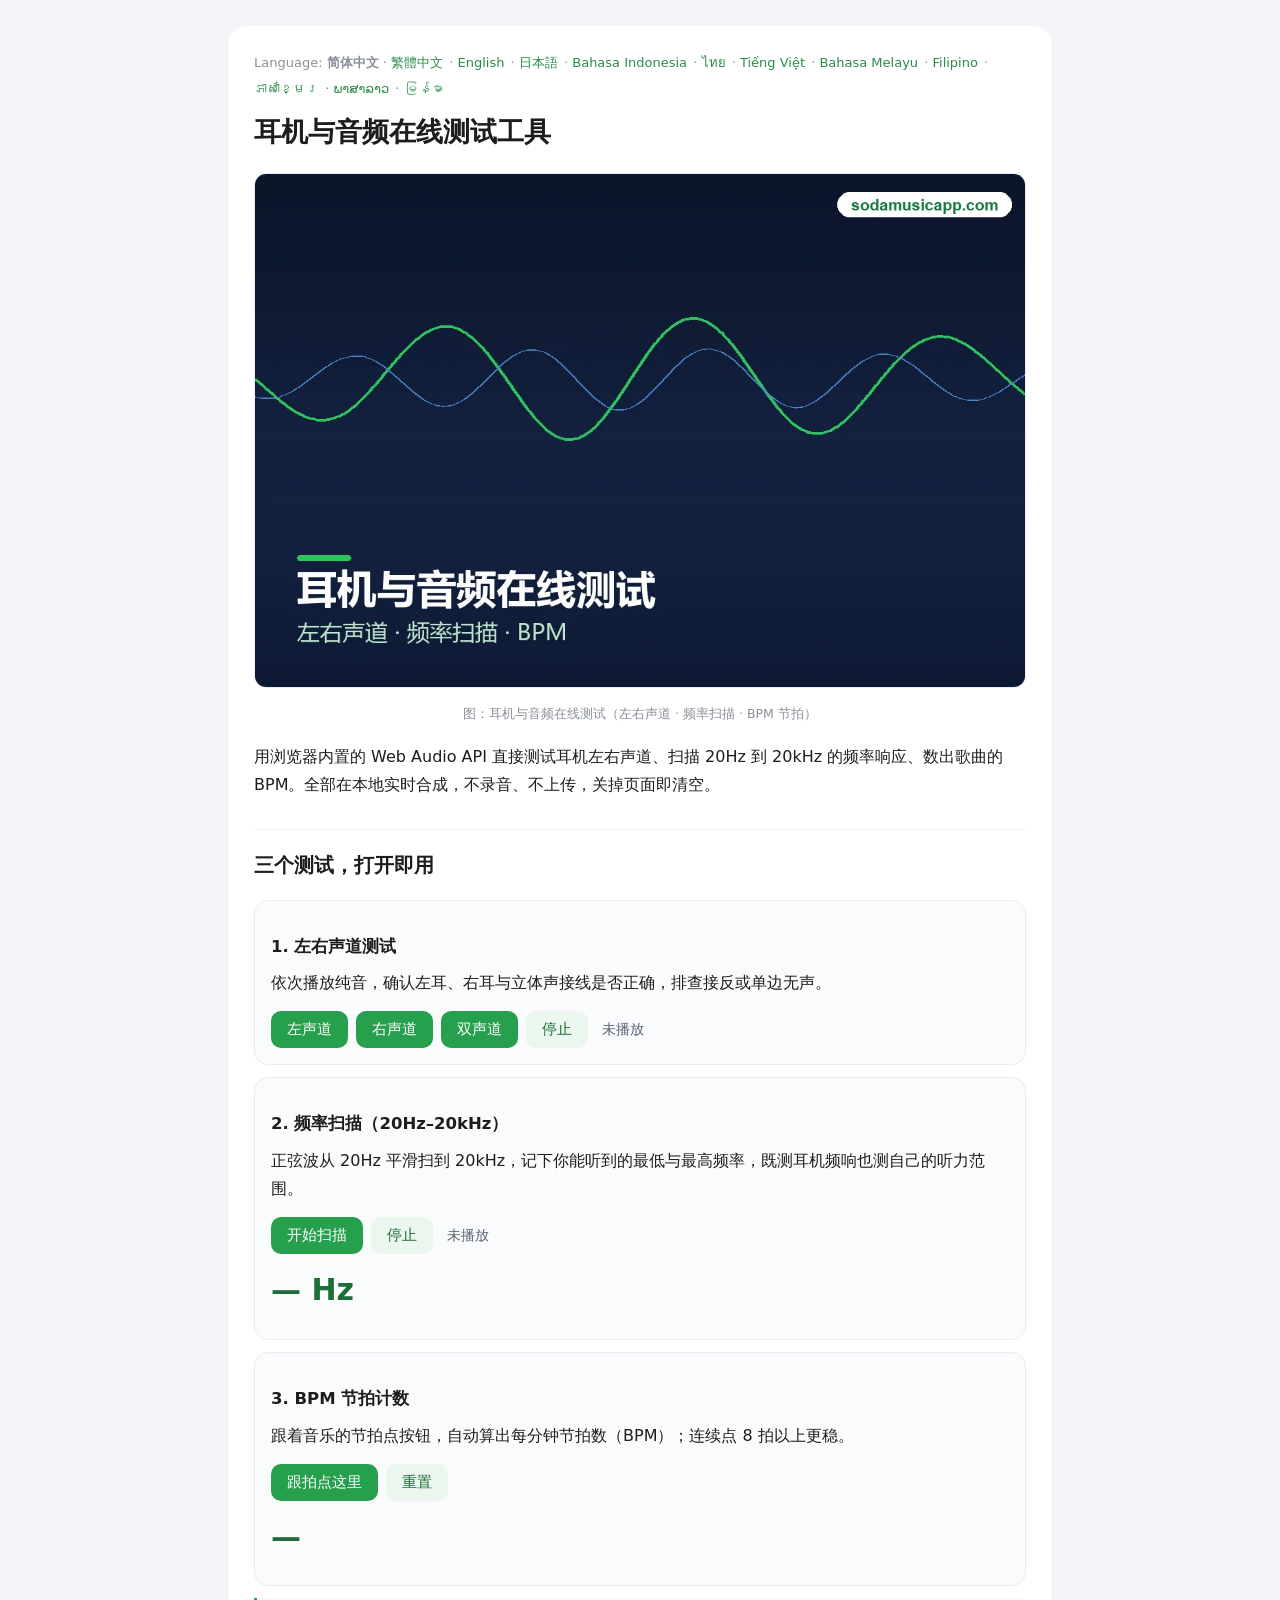
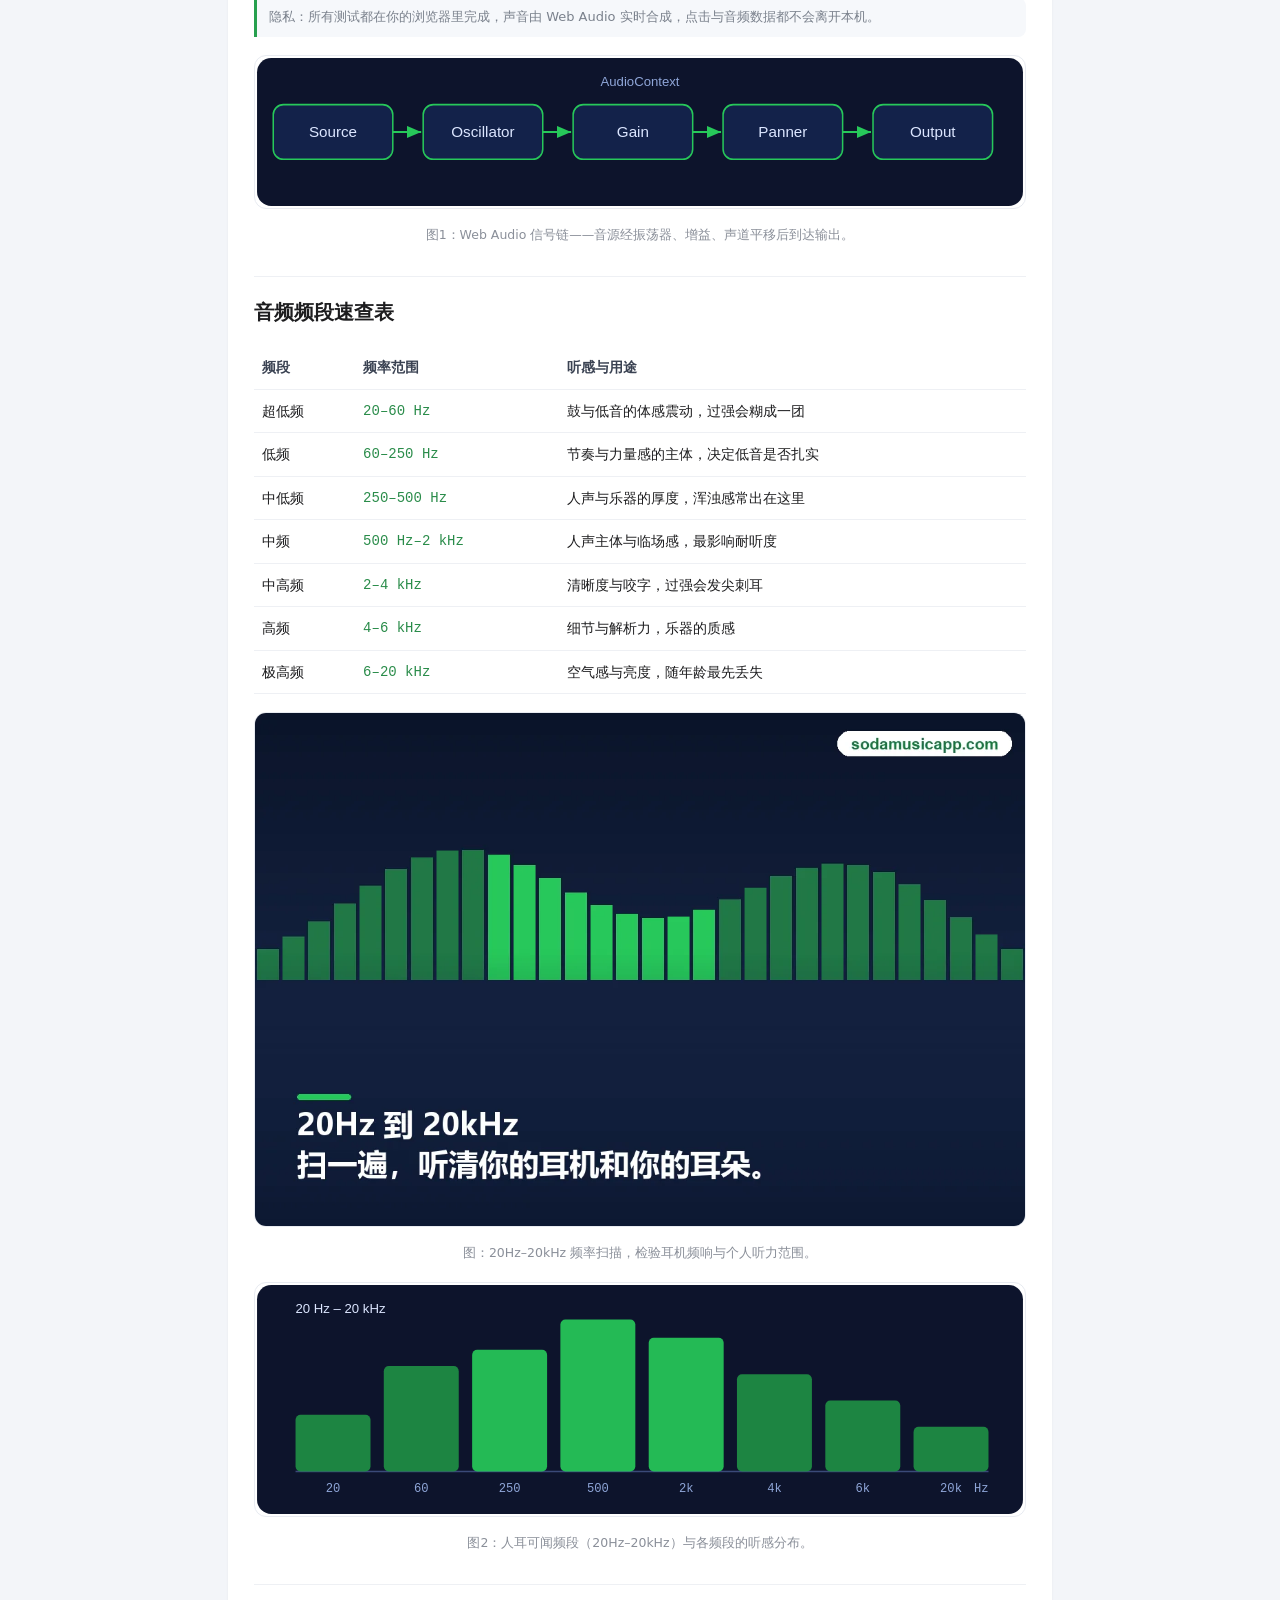
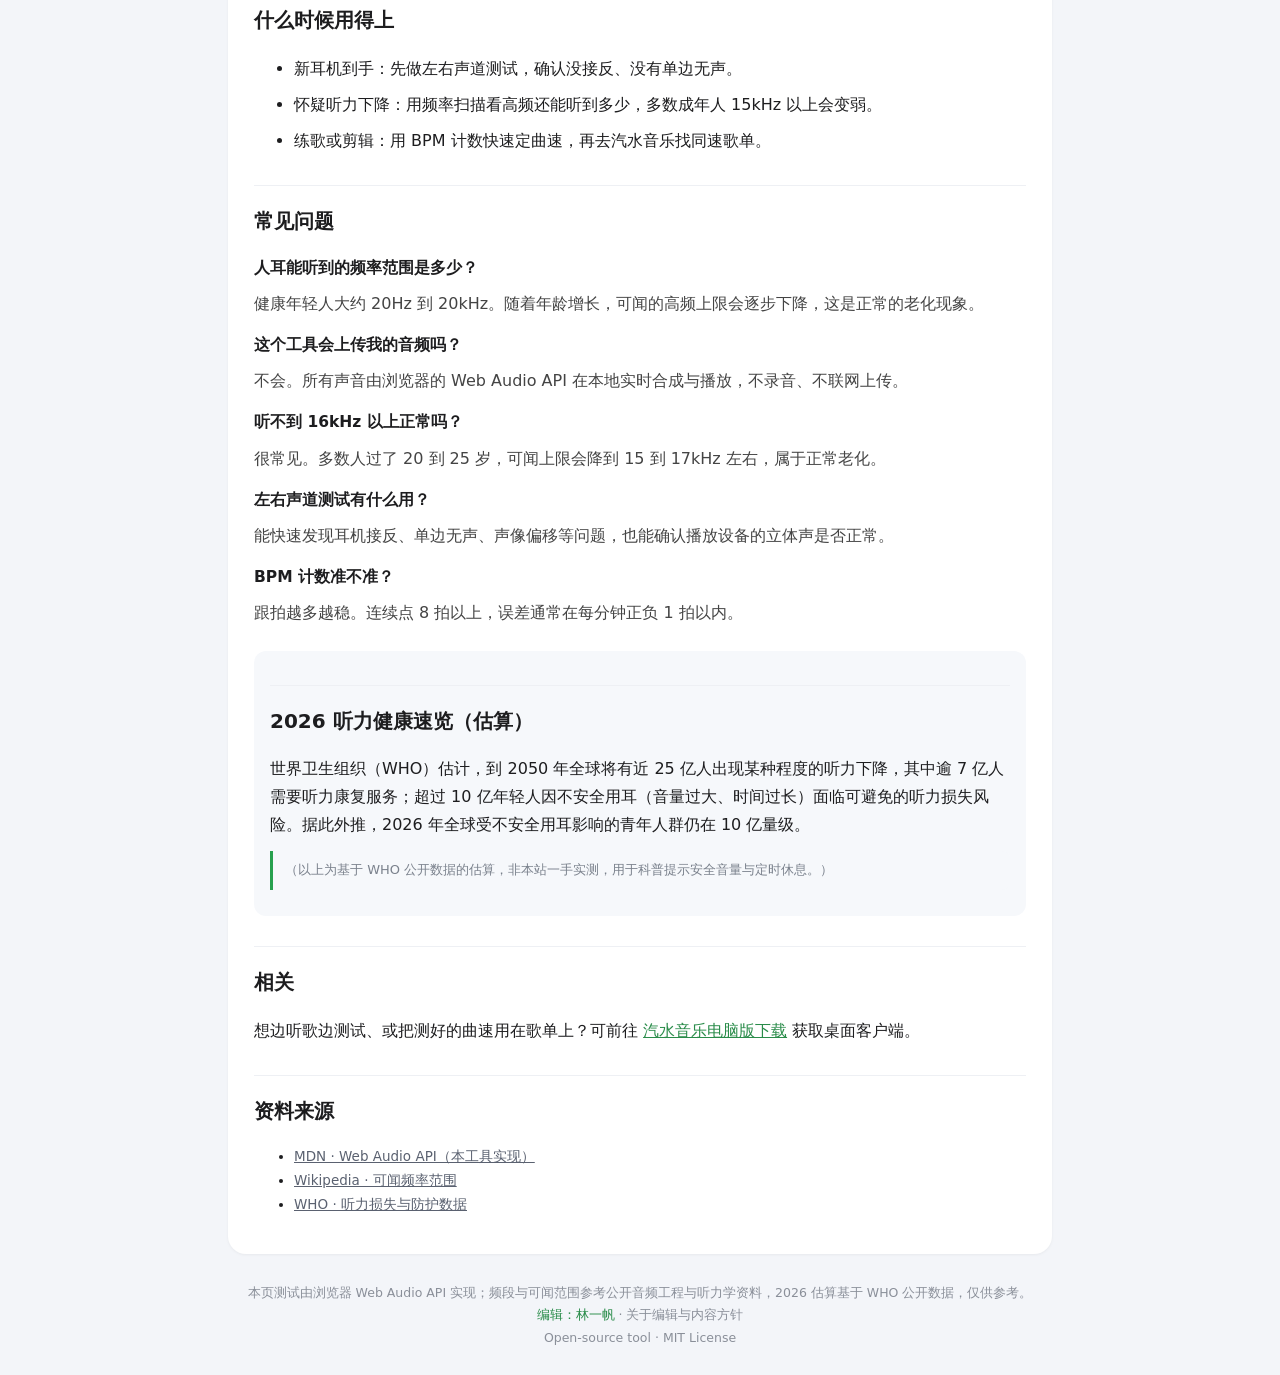
<file: index.html>
<!DOCTYPE html><html lang="zh-Hans"><head><meta charset="utf-8">
<meta name="viewport" content="width=device-width,initial-scale=1">
<title>耳机左右声道测试·频率扫描·BPM 节拍计数｜在线音频测试工具</title>
<meta name="description" content="免费在线耳机/音频测试：左右声道辨向、20Hz–20kHz 频率扫描测频响与听力、BPM 节拍计数。纯浏览器 Web Audio 运行，音频不上传。">
<link rel="canonical" href="https://ishabamir.github.io/">
<link rel="alternate" hreflang="zh-Hans" href="https://ishabamir.github.io/">
<link rel="alternate" hreflang="zh-Hant" href="https://ishabamir.github.io/zh-tw/">
<link rel="alternate" hreflang="en" href="https://ishabamir.github.io/en/">
<link rel="alternate" hreflang="ja" href="https://ishabamir.github.io/ja/">
<link rel="alternate" hreflang="id" href="https://ishabamir.github.io/id/">
<link rel="alternate" hreflang="th" href="https://ishabamir.github.io/th/">
<link rel="alternate" hreflang="vi" href="https://ishabamir.github.io/vi/">
<link rel="alternate" hreflang="ms" href="https://ishabamir.github.io/ms/">
<link rel="alternate" hreflang="fil" href="https://ishabamir.github.io/fil/">
<link rel="alternate" hreflang="km" href="https://ishabamir.github.io/km/">
<link rel="alternate" hreflang="lo" href="https://ishabamir.github.io/lo/">
<link rel="alternate" hreflang="my" href="https://ishabamir.github.io/my/">
<link rel="alternate" hreflang="x-default" href="https://ishabamir.github.io/">
<link rel="stylesheet" href="/style.css">
<script type="application/ld+json">
{
 "@context": "https://schema.org",
 "@graph": [
  {
   "@type": "WebApplication",
   "name": "耳机与音频在线测试",
   "url": "https://ishabamir.github.io/",
   "applicationCategory": "MultimediaApplication",
   "operatingSystem": "Web browser",
   "browserRequirements": "Requires Web Audio API",
   "inLanguage": "zh-Hans",
   "description": "免费在线耳机/音频测试：左右声道辨向、20Hz–20kHz 频率扫描测频响与听力、BPM 节拍计数。纯浏览器 Web Audio 运行，音频不上传。",
   "isAccessibleForFree": true,
   "offers": {
    "@type": "Offer",
    "price": "0",
    "priceCurrency": "USD"
   },
   "author": {
    "@type": "Person",
    "name": "Lin Yifan",
    "url": "https://ishabamir.github.io/about-editorial/"
   }
  },
  {
   "@type": "FAQPage",
   "inLanguage": "zh-Hans",
   "url": "https://ishabamir.github.io/",
   "mainEntity": [
    {
     "@type": "Question",
     "name": "人耳能听到的频率范围是多少？",
     "acceptedAnswer": {
      "@type": "Answer",
      "text": "健康年轻人大约 20Hz 到 20kHz。随着年龄增长，可闻的高频上限会逐步下降，这是正常的老化现象。"
     }
    },
    {
     "@type": "Question",
     "name": "这个工具会上传我的音频吗？",
     "acceptedAnswer": {
      "@type": "Answer",
      "text": "不会。所有声音由浏览器的 Web Audio API 在本地实时合成与播放，不录音、不联网上传。"
     }
    },
    {
     "@type": "Question",
     "name": "听不到 16kHz 以上正常吗？",
     "acceptedAnswer": {
      "@type": "Answer",
      "text": "很常见。多数人过了 20 到 25 岁，可闻上限会降到 15 到 17kHz 左右，属于正常老化。"
     }
    },
    {
     "@type": "Question",
     "name": "左右声道测试有什么用？",
     "acceptedAnswer": {
      "@type": "Answer",
      "text": "能快速发现耳机接反、单边无声、声像偏移等问题，也能确认播放设备的立体声是否正常。"
     }
    },
    {
     "@type": "Question",
     "name": "BPM 计数准不准？",
     "acceptedAnswer": {
      "@type": "Answer",
      "text": "跟拍越多越稳。连续点 8 拍以上，误差通常在每分钟正负 1 拍以内。"
     }
    }
   ]
  }
 ]
}
</script>
</head>
<body><div class="wrap"><main>
<nav class="lang">Language: <strong>简体中文</strong> · <a href="/zh-tw/">繁體中文</a> · <a href="/en/">English</a> · <a href="/ja/">日本語</a> · <a href="/id/">Bahasa Indonesia</a> · <a href="/th/">ไทย</a> · <a href="/vi/">Tiếng Việt</a> · <a href="/ms/">Bahasa Melayu</a> · <a href="/fil/">Filipino</a> · <a href="/km/">ភាសាខ្មែរ</a> · <a href="/lo/">ພາສາລາວ</a> · <a href="/my/">မြန်မာ</a></nav>
<h1>耳机与音频在线测试工具</h1>
<figure class="i4png"><picture><source type="image/webp" srcset="/img/cover_zh.webp"><img src="/img/cover_zh.png" alt="耳机与音频在线测试工具示意图" fetchpriority="high" width="1120" height="746"></picture><figcaption>图：耳机与音频在线测试（左右声道 · 频率扫描 · BPM 节拍）</figcaption></figure>
<p>用浏览器内置的 Web Audio API 直接测试耳机左右声道、扫描 20Hz 到 20kHz 的频率响应、数出歌曲的 BPM。全部在本地实时合成，不录音、不上传，关掉页面即清空。</p>
<h2>三个测试，打开即用</h2>
<div class="tool"><h3>1. 左右声道测试</h3><p>依次播放纯音，确认左耳、右耳与立体声接线是否正确，排查接反或单边无声。</p><button id="lr-left">左声道</button><button id="lr-right">右声道</button><button id="lr-both">双声道</button><button id="lr-stop" class="ghost">停止</button><span id="lrstate" class="state">未播放</span></div><div class="tool"><h3>2. 频率扫描（20Hz–20kHz）</h3><p>正弦波从 20Hz 平滑扫到 20kHz，记下你能听到的最低与最高频率，既测耳机频响也测自己的听力范围。</p><button id="sweep-start">开始扫描</button><button id="sweep-stop" class="ghost">停止</button><span id="sweepstate" class="state">未播放</span><div class="big" id="sweephz">— Hz</div></div><div class="tool"><h3>3. BPM 节拍计数</h3><p>跟着音乐的节拍点按钮，自动算出每分钟节拍数（BPM）；连续点 8 拍以上更稳。</p><button id="bpm-tap">跟拍点这里</button><button id="bpm-reset" class="ghost">重置</button><div class="big" id="bpmval">—</div></div><p class="note">隐私：所有测试都在你的浏览器里完成，声音由 Web Audio 实时合成，点击与音频数据都不会离开本机。</p>
<figure class="diagwrap"><svg viewBox="0 0 760 150" xmlns="http://www.w3.org/2000/svg" role="img" aria-label="Web Audio signal chain" class="diag"><defs><marker id="ar" markerWidth="9" markerHeight="9" refX="7" refY="3" orient="auto"><path d="M0,0 L7,3 L0,6 Z" fill="#27c85a"/></marker></defs><rect x="2" y="2" width="756" height="146" rx="14" fill="#0d142c"/><rect x="18" y="48" width="118" height="54" rx="10" fill="#13224a" stroke="#27c85a" stroke-width="1.5"/><text x="77" y="80" fill="#dce6ff" font-family="Segoe UI,Arial" font-size="15" text-anchor="middle">Source</text><line x1="136" y1="75" x2="164" y2="75" stroke="#27c85a" stroke-width="2" marker-end="url(#ar)"/><rect x="166" y="48" width="118" height="54" rx="10" fill="#13224a" stroke="#27c85a" stroke-width="1.5"/><text x="225" y="80" fill="#dce6ff" font-family="Segoe UI,Arial" font-size="15" text-anchor="middle">Oscillator</text><line x1="284" y1="75" x2="312" y2="75" stroke="#27c85a" stroke-width="2" marker-end="url(#ar)"/><rect x="314" y="48" width="118" height="54" rx="10" fill="#13224a" stroke="#27c85a" stroke-width="1.5"/><text x="373" y="80" fill="#dce6ff" font-family="Segoe UI,Arial" font-size="15" text-anchor="middle">Gain</text><line x1="432" y1="75" x2="460" y2="75" stroke="#27c85a" stroke-width="2" marker-end="url(#ar)"/><rect x="462" y="48" width="118" height="54" rx="10" fill="#13224a" stroke="#27c85a" stroke-width="1.5"/><text x="521" y="80" fill="#dce6ff" font-family="Segoe UI,Arial" font-size="15" text-anchor="middle">Panner</text><line x1="580" y1="75" x2="608" y2="75" stroke="#27c85a" stroke-width="2" marker-end="url(#ar)"/><rect x="610" y="48" width="118" height="54" rx="10" fill="#13224a" stroke="#27c85a" stroke-width="1.5"/><text x="669" y="80" fill="#dce6ff" font-family="Segoe UI,Arial" font-size="15" text-anchor="middle">Output</text><text x="380" y="30" fill="#8fa6d8" font-family="Segoe UI,Arial" font-size="13" text-anchor="middle">AudioContext</text></svg><figcaption>图1：Web Audio 信号链——音源经振荡器、增益、声道平移后到达输出。</figcaption></figure>
<h2>音频频段速查表</h2>
<table><tr><th>频段</th><th>频率范围</th><th>听感与用途</th></tr><tr><td>超低频</td><td class="mono">20–60 Hz</td><td>鼓与低音的体感震动，过强会糊成一团</td></tr><tr><td>低频</td><td class="mono">60–250 Hz</td><td>节奏与力量感的主体，决定低音是否扎实</td></tr><tr><td>中低频</td><td class="mono">250–500 Hz</td><td>人声与乐器的厚度，浑浊感常出在这里</td></tr><tr><td>中频</td><td class="mono">500 Hz–2 kHz</td><td>人声主体与临场感，最影响耐听度</td></tr><tr><td>中高频</td><td class="mono">2–4 kHz</td><td>清晰度与咬字，过强会发尖刺耳</td></tr><tr><td>高频</td><td class="mono">4–6 kHz</td><td>细节与解析力，乐器的质感</td></tr><tr><td>极高频</td><td class="mono">6–20 kHz</td><td>空气感与亮度，随年龄最先丢失</td></tr></table>
<figure class="i4png"><picture><source type="image/webp" srcset="/img/board_zh.webp"><img src="/img/board_zh.png" alt="人耳可闻频段与频率扫描示意图" loading="lazy" width="1120" height="746"></picture><figcaption>图：20Hz–20kHz 频率扫描，检验耳机频响与个人听力范围。</figcaption></figure>
<figure class="diagwrap"><svg viewBox="0 0 760 230" xmlns="http://www.w3.org/2000/svg" role="img" aria-label="Human audible frequency spectrum 20Hz to 20kHz" class="diag"><rect x="2" y="2" width="756" height="226" rx="14" fill="#0d142c"/><line x1="40" y1="186" x2="724" y2="186" stroke="#3a4a78" stroke-width="1.5"/><rect x="40.0" y="130" width="74" height="56" rx="5" fill="#1f8f45" opacity="0.92"/><text x="77.0" y="206" fill="#8fa6d8" font-family="Consolas,monospace" font-size="12" text-anchor="middle">20</text><rect x="127.1" y="82" width="74" height="104" rx="5" fill="#1f8f45" opacity="0.92"/><text x="164.1" y="206" fill="#8fa6d8" font-family="Consolas,monospace" font-size="12" text-anchor="middle">60</text><rect x="214.3" y="66" width="74" height="120" rx="5" fill="#27c85a" opacity="0.92"/><text x="251.3" y="206" fill="#8fa6d8" font-family="Consolas,monospace" font-size="12" text-anchor="middle">250</text><rect x="301.4" y="36" width="74" height="150" rx="5" fill="#27c85a" opacity="0.92"/><text x="338.4" y="206" fill="#8fa6d8" font-family="Consolas,monospace" font-size="12" text-anchor="middle">500</text><rect x="388.6" y="54" width="74" height="132" rx="5" fill="#27c85a" opacity="0.92"/><text x="425.6" y="206" fill="#8fa6d8" font-family="Consolas,monospace" font-size="12" text-anchor="middle">2k</text><rect x="475.7" y="90" width="74" height="96" rx="5" fill="#1f8f45" opacity="0.92"/><text x="512.7" y="206" fill="#8fa6d8" font-family="Consolas,monospace" font-size="12" text-anchor="middle">4k</text><rect x="562.9" y="116" width="74" height="70" rx="5" fill="#1f8f45" opacity="0.92"/><text x="599.9" y="206" fill="#8fa6d8" font-family="Consolas,monospace" font-size="12" text-anchor="middle">6k</text><rect x="650.0" y="142" width="74" height="44" rx="5" fill="#1f8f45" opacity="0.92"/><text x="687.0" y="206" fill="#8fa6d8" font-family="Consolas,monospace" font-size="12" text-anchor="middle">20k</text><text x="724" y="206" fill="#8fa6d8" font-family="Consolas,monospace" font-size="12" text-anchor="end">Hz</text><text x="40" y="30" fill="#dce6ff" font-family="Segoe UI,Arial" font-size="13">20 Hz – 20 kHz</text></svg><figcaption>图2：人耳可闻频段（20Hz–20kHz）与各频段的听感分布。</figcaption></figure>
<h2>什么时候用得上</h2>
<ul class="scenes"><li>新耳机到手：先做左右声道测试，确认没接反、没有单边无声。</li><li>怀疑听力下降：用频率扫描看高频还能听到多少，多数成年人 15kHz 以上会变弱。</li><li>练歌或剪辑：用 BPM 计数快速定曲速，再去汽水音乐找同速歌单。</li></ul><h2>常见问题</h2>
<div class="faq"><h3>人耳能听到的频率范围是多少？</h3><p>健康年轻人大约 20Hz 到 20kHz。随着年龄增长，可闻的高频上限会逐步下降，这是正常的老化现象。</p><h3>这个工具会上传我的音频吗？</h3><p>不会。所有声音由浏览器的 Web Audio API 在本地实时合成与播放，不录音、不联网上传。</p><h3>听不到 16kHz 以上正常吗？</h3><p>很常见。多数人过了 20 到 25 岁，可闻上限会降到 15 到 17kHz 左右，属于正常老化。</p><h3>左右声道测试有什么用？</h3><p>能快速发现耳机接反、单边无声、声像偏移等问题，也能确认播放设备的立体声是否正常。</p><h3>BPM 计数准不准？</h3><p>跟拍越多越稳。连续点 8 拍以上，误差通常在每分钟正负 1 拍以内。</p></div><section id="i4data"><h2>2026 听力健康速览（估算）</h2><p>世界卫生组织（WHO）估计，到 2050 年全球将有近 25 亿人出现某种程度的听力下降，其中逾 7 亿人需要听力康复服务；超过 10 亿年轻人因不安全用耳（音量过大、时间过长）面临可避免的听力损失风险。据此外推，2026 年全球受不安全用耳影响的青年人群仍在 10 亿量级。</p><p class="note">（以上为基于 WHO 公开数据的估算，非本站一手实测，用于科普提示安全音量与定时休息。）</p></section><div class="related"><h2>相关</h2><p>想边听歌边测试、或把测好的曲速用在歌单上？可前往 <a href="https://sodamusicapp.com/download/">汽水音乐电脑版下载</a> 获取桌面客户端。</p></div><div class="src"><h2>资料来源</h2><ul><li><a href="https://developer.mozilla.org/en-US/docs/Web/API/Web_Audio_API" rel="nofollow" target="_blank">MDN · Web Audio API（本工具实现）</a></li><li><a href="https://en.wikipedia.org/wiki/Hearing_range" rel="nofollow" target="_blank">Wikipedia · 可闻频率范围</a></li><li><a href="https://www.who.int/news-room/fact-sheets/detail/deafness-and-hearing-loss" rel="nofollow" target="_blank">WHO · 听力损失与防护数据</a></li></ul></div>
</main>
<footer>本页测试由浏览器 Web Audio API 实现；频段与可闻范围参考公开音频工程与听力学资料，2026 估算基于 WHO 公开数据，仅供参考。<br><a href="/about-editorial/">编辑：林一帆</a> · 关于编辑与内容方针<br>Open-source tool · MIT License</footer>
</div>
<script>window.L={"js_idle": "未播放", "js_playing": "播放中", "js_sweeping": "扫描中…", "js_taps": "继续跟拍…", "js_bpm": "BPM", "lr_left": "左声道", "lr_right": "右声道", "lr_both": "双声道", "left": "左声道", "right": "右声道", "both": "双声道", "idle": "未播放", "playing": "播放中", "sweeping": "扫描中…", "taps": "继续跟拍…", "bpm": "BPM"};</script>
<script src="/app.js"></script></body></html>
</file>
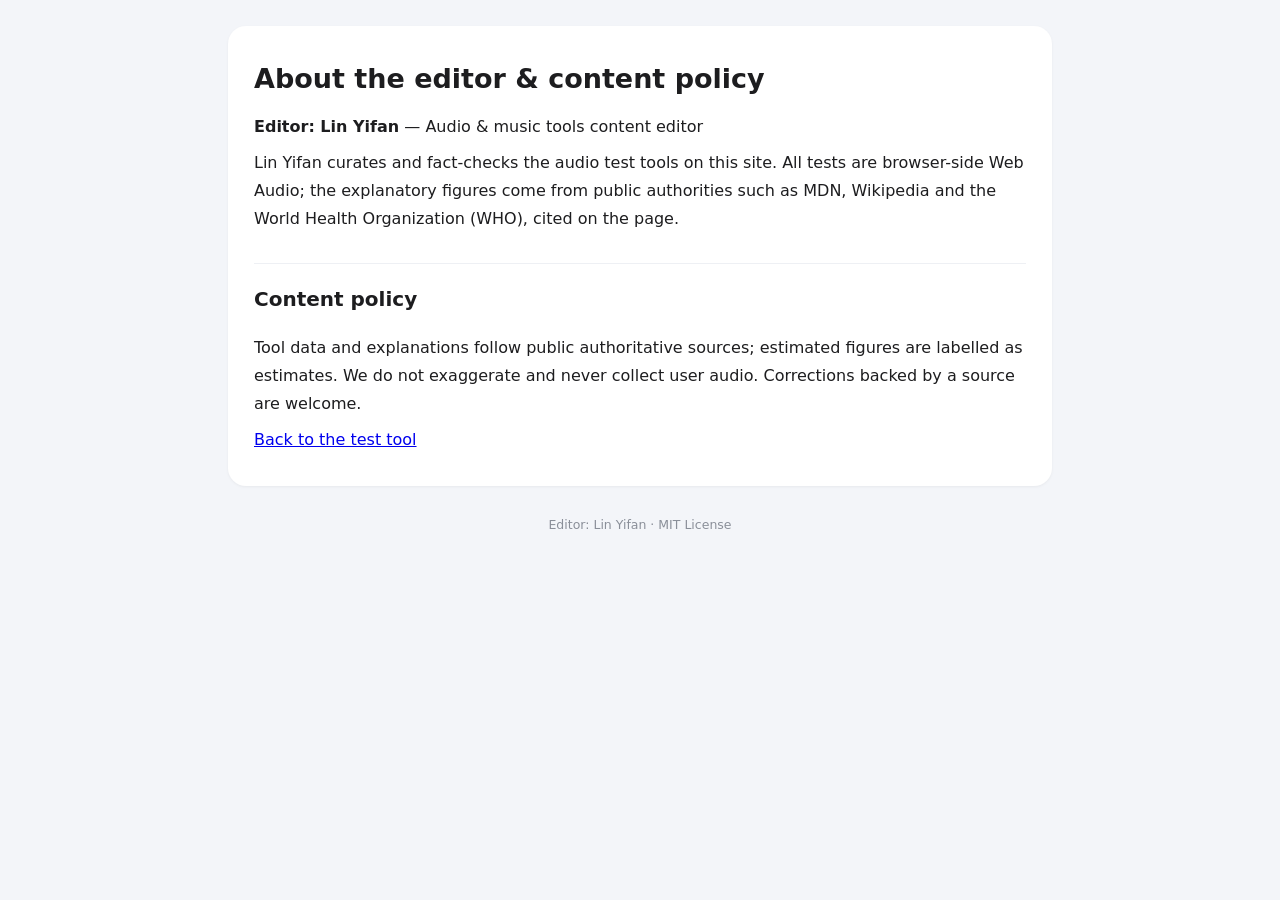
<file: about-editorial/index.html>
<!DOCTYPE html><html lang="en"><head><meta charset="utf-8">
<meta name="viewport" content="width=device-width,initial-scale=1">
<title>About the editor &amp; content policy | Soda Music audio test tool</title>
<meta name="description" content="Audio &amp; music tools content editor">
<link rel="canonical" href="https://ishabamir.github.io/about-editorial/">
<link rel="stylesheet" href="/style.css"></head>
<body><div class="wrap"><main>
<script type="application/ld+json">{"@context": "https://schema.org", "@type": "Person", "name": "Lin Yifan", "url": "https://ishabamir.github.io/about-editorial/", "jobTitle": "Audio & music tools content editor"}</script>
<h1>About the editor &amp; content policy</h1>
<p><strong>Editor: Lin Yifan</strong> — Audio &amp; music tools content editor</p>
<p>Lin Yifan curates and fact-checks the audio test tools on this site. All tests are browser-side Web Audio; the explanatory figures come from public authorities such as MDN, Wikipedia and the World Health Organization (WHO), cited on the page.</p>
<h2>Content policy</h2>
<p>Tool data and explanations follow public authoritative sources; estimated figures are labelled as estimates. We do not exaggerate and never collect user audio. Corrections backed by a source are welcome.</p>
<p><a href="/en/">Back to the test tool</a></p>
</main>
<footer>Editor: Lin Yifan · MIT License</footer>
</div></body></html>
</file>
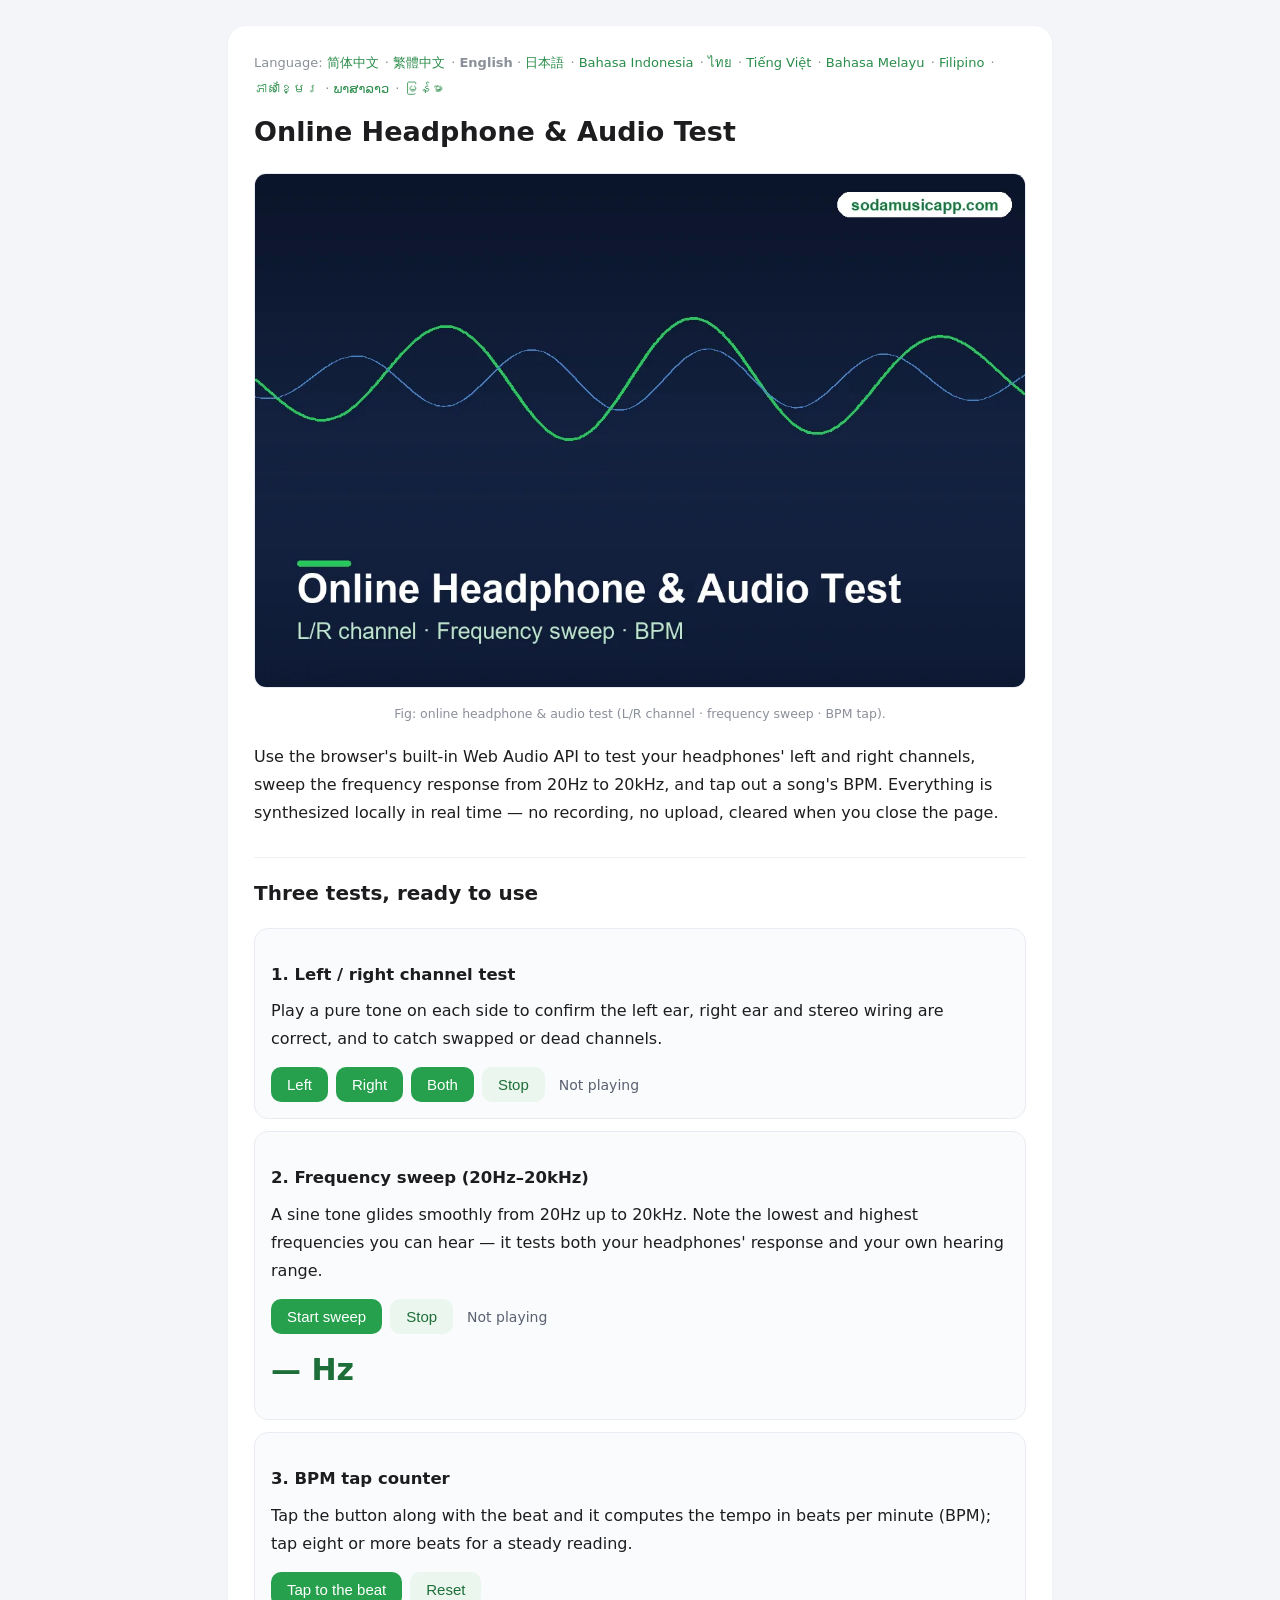
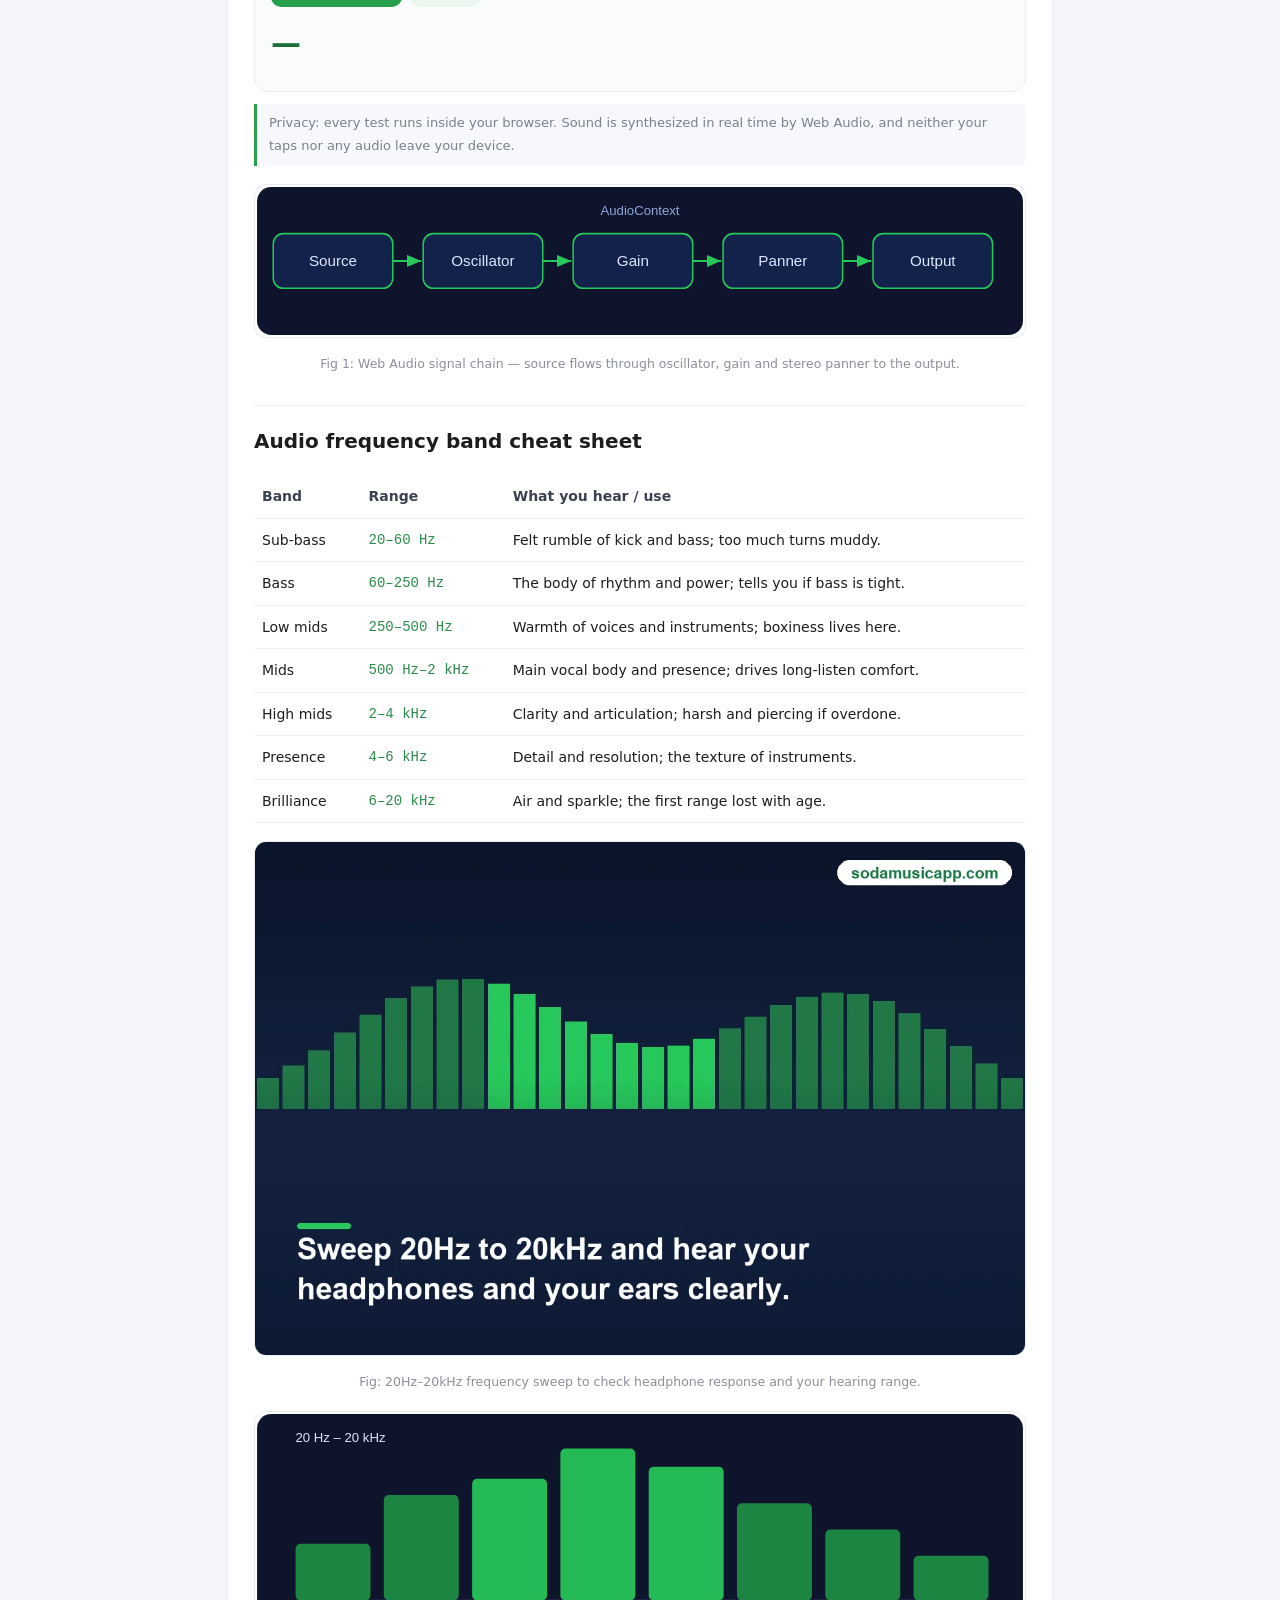
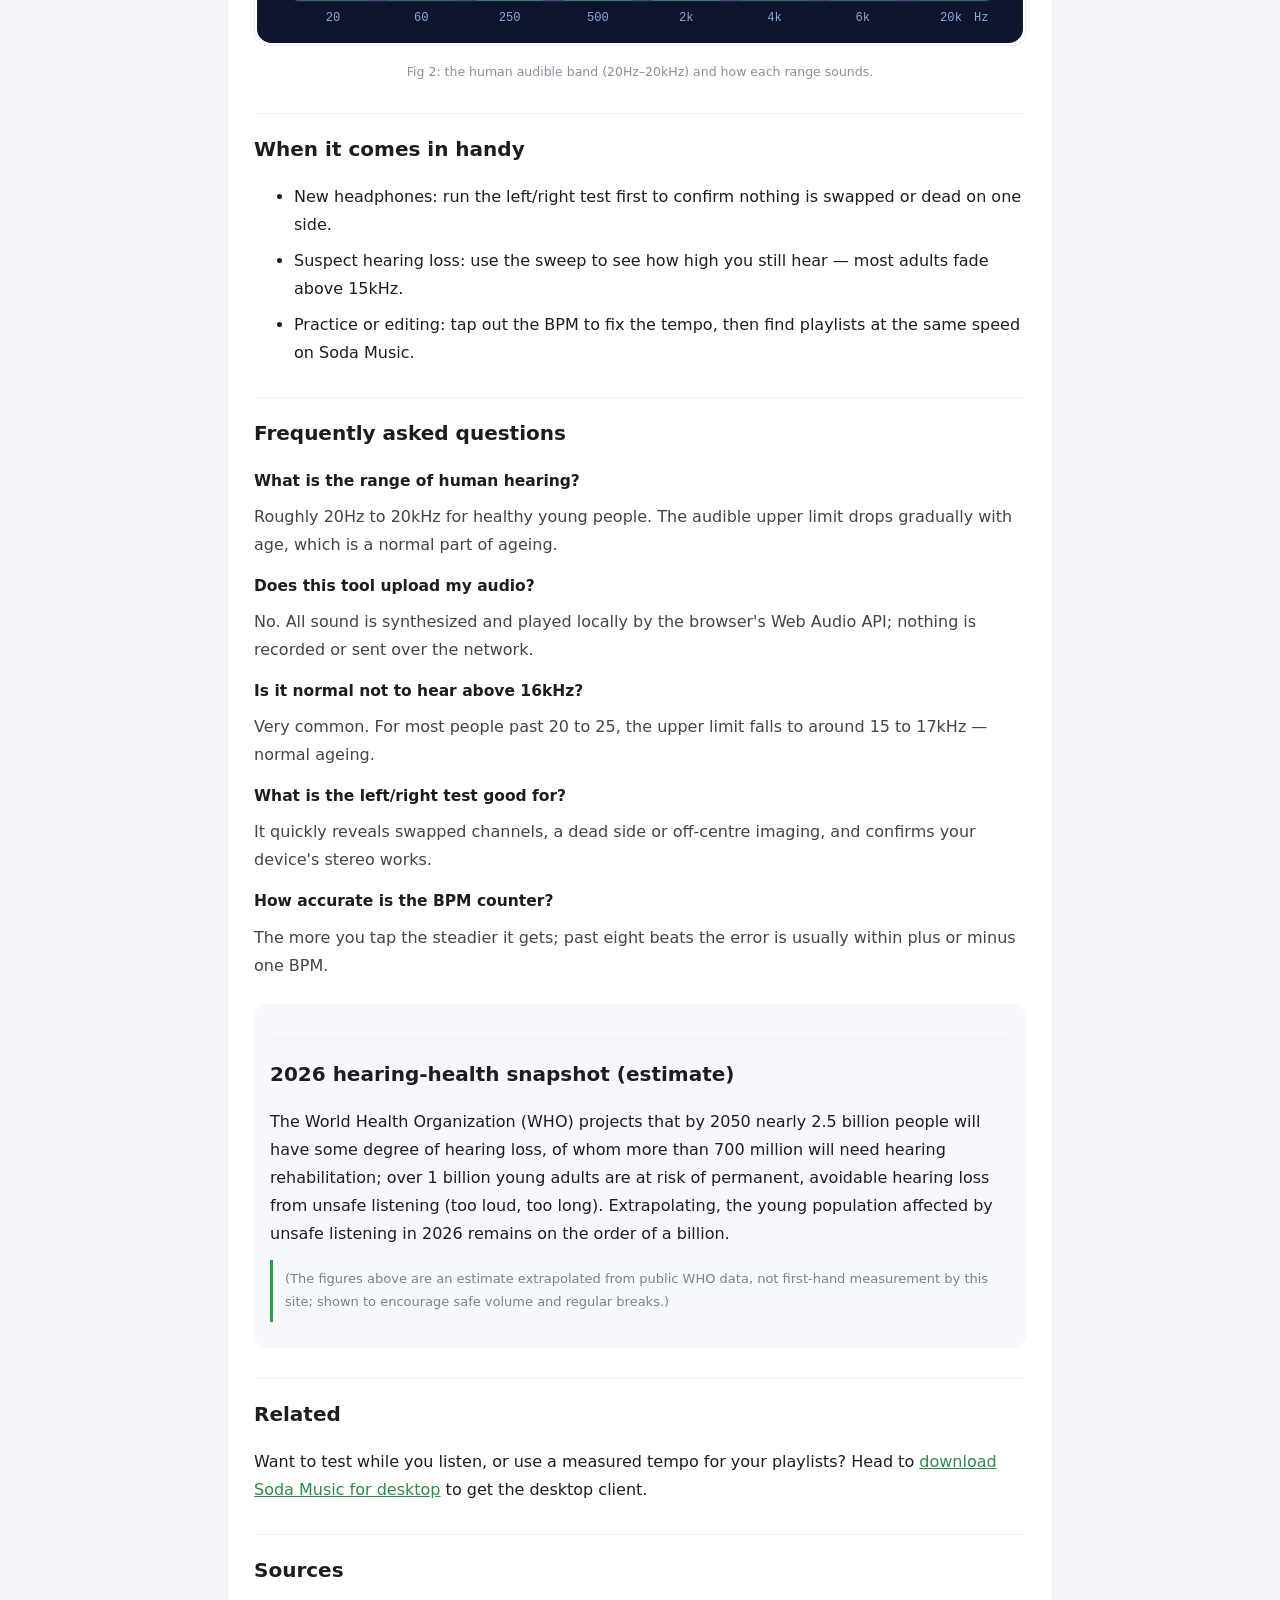
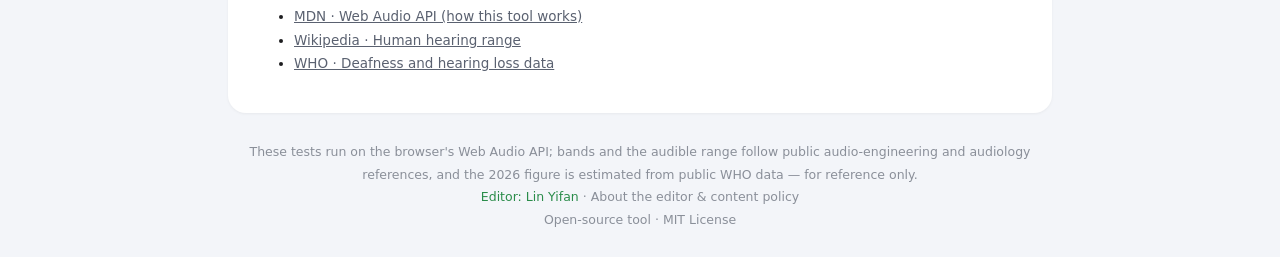
<file: en/index.html>
<!DOCTYPE html><html lang="en"><head><meta charset="utf-8">
<meta name="viewport" content="width=device-width,initial-scale=1">
<title>Headphone Left/Right Channel Test · Frequency Sweep · BPM Tap | Online Audio Test</title>
<meta name="description" content="Free online headphone &amp; audio test: left/right channel check, 20Hz–20kHz frequency sweep for response and hearing, BPM tap counter. Runs in your browser via Web Audio — nothing is uploaded.">
<link rel="canonical" href="https://ishabamir.github.io/en/">
<link rel="alternate" hreflang="zh-Hans" href="https://ishabamir.github.io/">
<link rel="alternate" hreflang="zh-Hant" href="https://ishabamir.github.io/zh-tw/">
<link rel="alternate" hreflang="en" href="https://ishabamir.github.io/en/">
<link rel="alternate" hreflang="ja" href="https://ishabamir.github.io/ja/">
<link rel="alternate" hreflang="id" href="https://ishabamir.github.io/id/">
<link rel="alternate" hreflang="th" href="https://ishabamir.github.io/th/">
<link rel="alternate" hreflang="vi" href="https://ishabamir.github.io/vi/">
<link rel="alternate" hreflang="ms" href="https://ishabamir.github.io/ms/">
<link rel="alternate" hreflang="fil" href="https://ishabamir.github.io/fil/">
<link rel="alternate" hreflang="km" href="https://ishabamir.github.io/km/">
<link rel="alternate" hreflang="lo" href="https://ishabamir.github.io/lo/">
<link rel="alternate" hreflang="my" href="https://ishabamir.github.io/my/">
<link rel="alternate" hreflang="x-default" href="https://ishabamir.github.io/">
<link rel="stylesheet" href="/style.css">
<script type="application/ld+json">
{
 "@context": "https://schema.org",
 "@graph": [
  {
   "@type": "WebApplication",
   "name": "Online Headphone & Audio Test",
   "url": "https://ishabamir.github.io/en/",
   "applicationCategory": "MultimediaApplication",
   "operatingSystem": "Web browser",
   "browserRequirements": "Requires Web Audio API",
   "inLanguage": "en",
   "description": "Free online headphone & audio test: left/right channel check, 20Hz–20kHz frequency sweep for response and hearing, BPM tap counter. Runs in your browser via Web Audio — nothing is uploaded.",
   "isAccessibleForFree": true,
   "offers": {
    "@type": "Offer",
    "price": "0",
    "priceCurrency": "USD"
   },
   "author": {
    "@type": "Person",
    "name": "Lin Yifan",
    "url": "https://ishabamir.github.io/about-editorial/"
   }
  },
  {
   "@type": "FAQPage",
   "inLanguage": "en",
   "url": "https://ishabamir.github.io/en/",
   "mainEntity": [
    {
     "@type": "Question",
     "name": "What is the range of human hearing?",
     "acceptedAnswer": {
      "@type": "Answer",
      "text": "Roughly 20Hz to 20kHz for healthy young people. The audible upper limit drops gradually with age, which is a normal part of ageing."
     }
    },
    {
     "@type": "Question",
     "name": "Does this tool upload my audio?",
     "acceptedAnswer": {
      "@type": "Answer",
      "text": "No. All sound is synthesized and played locally by the browser's Web Audio API; nothing is recorded or sent over the network."
     }
    },
    {
     "@type": "Question",
     "name": "Is it normal not to hear above 16kHz?",
     "acceptedAnswer": {
      "@type": "Answer",
      "text": "Very common. For most people past 20 to 25, the upper limit falls to around 15 to 17kHz — normal ageing."
     }
    },
    {
     "@type": "Question",
     "name": "What is the left/right test good for?",
     "acceptedAnswer": {
      "@type": "Answer",
      "text": "It quickly reveals swapped channels, a dead side or off-centre imaging, and confirms your device's stereo works."
     }
    },
    {
     "@type": "Question",
     "name": "How accurate is the BPM counter?",
     "acceptedAnswer": {
      "@type": "Answer",
      "text": "The more you tap the steadier it gets; past eight beats the error is usually within plus or minus one BPM."
     }
    }
   ]
  }
 ]
}
</script>
</head>
<body><div class="wrap"><main>
<nav class="lang">Language: <a href="/">简体中文</a> · <a href="/zh-tw/">繁體中文</a> · <strong>English</strong> · <a href="/ja/">日本語</a> · <a href="/id/">Bahasa Indonesia</a> · <a href="/th/">ไทย</a> · <a href="/vi/">Tiếng Việt</a> · <a href="/ms/">Bahasa Melayu</a> · <a href="/fil/">Filipino</a> · <a href="/km/">ភាសាខ្មែរ</a> · <a href="/lo/">ພາສາລາວ</a> · <a href="/my/">မြန်မာ</a></nav>
<h1>Online Headphone &amp; Audio Test</h1>
<figure class="i4png"><picture><source type="image/webp" srcset="/img/cover_en.webp"><img src="/img/cover_en.png" alt="Online headphone and audio test tool illustration" fetchpriority="high" width="1120" height="746"></picture><figcaption>Fig: online headphone &amp; audio test (L/R channel · frequency sweep · BPM tap).</figcaption></figure>
<p>Use the browser's built-in Web Audio API to test your headphones' left and right channels, sweep the frequency response from 20Hz to 20kHz, and tap out a song's BPM. Everything is synthesized locally in real time — no recording, no upload, cleared when you close the page.</p>
<h2>Three tests, ready to use</h2>
<div class="tool"><h3>1. Left / right channel test</h3><p>Play a pure tone on each side to confirm the left ear, right ear and stereo wiring are correct, and to catch swapped or dead channels.</p><button id="lr-left">Left</button><button id="lr-right">Right</button><button id="lr-both">Both</button><button id="lr-stop" class="ghost">Stop</button><span id="lrstate" class="state">Not playing</span></div><div class="tool"><h3>2. Frequency sweep (20Hz–20kHz)</h3><p>A sine tone glides smoothly from 20Hz up to 20kHz. Note the lowest and highest frequencies you can hear — it tests both your headphones' response and your own hearing range.</p><button id="sweep-start">Start sweep</button><button id="sweep-stop" class="ghost">Stop</button><span id="sweepstate" class="state">Not playing</span><div class="big" id="sweephz">— Hz</div></div><div class="tool"><h3>3. BPM tap counter</h3><p>Tap the button along with the beat and it computes the tempo in beats per minute (BPM); tap eight or more beats for a steady reading.</p><button id="bpm-tap">Tap to the beat</button><button id="bpm-reset" class="ghost">Reset</button><div class="big" id="bpmval">—</div></div><p class="note">Privacy: every test runs inside your browser. Sound is synthesized in real time by Web Audio, and neither your taps nor any audio leave your device.</p>
<figure class="diagwrap"><svg viewBox="0 0 760 150" xmlns="http://www.w3.org/2000/svg" role="img" aria-label="Web Audio signal chain" class="diag"><defs><marker id="ar" markerWidth="9" markerHeight="9" refX="7" refY="3" orient="auto"><path d="M0,0 L7,3 L0,6 Z" fill="#27c85a"/></marker></defs><rect x="2" y="2" width="756" height="146" rx="14" fill="#0d142c"/><rect x="18" y="48" width="118" height="54" rx="10" fill="#13224a" stroke="#27c85a" stroke-width="1.5"/><text x="77" y="80" fill="#dce6ff" font-family="Segoe UI,Arial" font-size="15" text-anchor="middle">Source</text><line x1="136" y1="75" x2="164" y2="75" stroke="#27c85a" stroke-width="2" marker-end="url(#ar)"/><rect x="166" y="48" width="118" height="54" rx="10" fill="#13224a" stroke="#27c85a" stroke-width="1.5"/><text x="225" y="80" fill="#dce6ff" font-family="Segoe UI,Arial" font-size="15" text-anchor="middle">Oscillator</text><line x1="284" y1="75" x2="312" y2="75" stroke="#27c85a" stroke-width="2" marker-end="url(#ar)"/><rect x="314" y="48" width="118" height="54" rx="10" fill="#13224a" stroke="#27c85a" stroke-width="1.5"/><text x="373" y="80" fill="#dce6ff" font-family="Segoe UI,Arial" font-size="15" text-anchor="middle">Gain</text><line x1="432" y1="75" x2="460" y2="75" stroke="#27c85a" stroke-width="2" marker-end="url(#ar)"/><rect x="462" y="48" width="118" height="54" rx="10" fill="#13224a" stroke="#27c85a" stroke-width="1.5"/><text x="521" y="80" fill="#dce6ff" font-family="Segoe UI,Arial" font-size="15" text-anchor="middle">Panner</text><line x1="580" y1="75" x2="608" y2="75" stroke="#27c85a" stroke-width="2" marker-end="url(#ar)"/><rect x="610" y="48" width="118" height="54" rx="10" fill="#13224a" stroke="#27c85a" stroke-width="1.5"/><text x="669" y="80" fill="#dce6ff" font-family="Segoe UI,Arial" font-size="15" text-anchor="middle">Output</text><text x="380" y="30" fill="#8fa6d8" font-family="Segoe UI,Arial" font-size="13" text-anchor="middle">AudioContext</text></svg><figcaption>Fig 1: Web Audio signal chain — source flows through oscillator, gain and stereo panner to the output.</figcaption></figure>
<h2>Audio frequency band cheat sheet</h2>
<table><tr><th>Band</th><th>Range</th><th>What you hear / use</th></tr><tr><td>Sub-bass</td><td class="mono">20–60 Hz</td><td>Felt rumble of kick and bass; too much turns muddy.</td></tr><tr><td>Bass</td><td class="mono">60–250 Hz</td><td>The body of rhythm and power; tells you if bass is tight.</td></tr><tr><td>Low mids</td><td class="mono">250–500 Hz</td><td>Warmth of voices and instruments; boxiness lives here.</td></tr><tr><td>Mids</td><td class="mono">500 Hz–2 kHz</td><td>Main vocal body and presence; drives long-listen comfort.</td></tr><tr><td>High mids</td><td class="mono">2–4 kHz</td><td>Clarity and articulation; harsh and piercing if overdone.</td></tr><tr><td>Presence</td><td class="mono">4–6 kHz</td><td>Detail and resolution; the texture of instruments.</td></tr><tr><td>Brilliance</td><td class="mono">6–20 kHz</td><td>Air and sparkle; the first range lost with age.</td></tr></table>
<figure class="i4png"><picture><source type="image/webp" srcset="/img/board_en.webp"><img src="/img/board_en.png" alt="Human audible frequency band and sweep illustration" loading="lazy" width="1120" height="746"></picture><figcaption>Fig: 20Hz–20kHz frequency sweep to check headphone response and your hearing range.</figcaption></figure>
<figure class="diagwrap"><svg viewBox="0 0 760 230" xmlns="http://www.w3.org/2000/svg" role="img" aria-label="Human audible frequency spectrum 20Hz to 20kHz" class="diag"><rect x="2" y="2" width="756" height="226" rx="14" fill="#0d142c"/><line x1="40" y1="186" x2="724" y2="186" stroke="#3a4a78" stroke-width="1.5"/><rect x="40.0" y="130" width="74" height="56" rx="5" fill="#1f8f45" opacity="0.92"/><text x="77.0" y="206" fill="#8fa6d8" font-family="Consolas,monospace" font-size="12" text-anchor="middle">20</text><rect x="127.1" y="82" width="74" height="104" rx="5" fill="#1f8f45" opacity="0.92"/><text x="164.1" y="206" fill="#8fa6d8" font-family="Consolas,monospace" font-size="12" text-anchor="middle">60</text><rect x="214.3" y="66" width="74" height="120" rx="5" fill="#27c85a" opacity="0.92"/><text x="251.3" y="206" fill="#8fa6d8" font-family="Consolas,monospace" font-size="12" text-anchor="middle">250</text><rect x="301.4" y="36" width="74" height="150" rx="5" fill="#27c85a" opacity="0.92"/><text x="338.4" y="206" fill="#8fa6d8" font-family="Consolas,monospace" font-size="12" text-anchor="middle">500</text><rect x="388.6" y="54" width="74" height="132" rx="5" fill="#27c85a" opacity="0.92"/><text x="425.6" y="206" fill="#8fa6d8" font-family="Consolas,monospace" font-size="12" text-anchor="middle">2k</text><rect x="475.7" y="90" width="74" height="96" rx="5" fill="#1f8f45" opacity="0.92"/><text x="512.7" y="206" fill="#8fa6d8" font-family="Consolas,monospace" font-size="12" text-anchor="middle">4k</text><rect x="562.9" y="116" width="74" height="70" rx="5" fill="#1f8f45" opacity="0.92"/><text x="599.9" y="206" fill="#8fa6d8" font-family="Consolas,monospace" font-size="12" text-anchor="middle">6k</text><rect x="650.0" y="142" width="74" height="44" rx="5" fill="#1f8f45" opacity="0.92"/><text x="687.0" y="206" fill="#8fa6d8" font-family="Consolas,monospace" font-size="12" text-anchor="middle">20k</text><text x="724" y="206" fill="#8fa6d8" font-family="Consolas,monospace" font-size="12" text-anchor="end">Hz</text><text x="40" y="30" fill="#dce6ff" font-family="Segoe UI,Arial" font-size="13">20 Hz – 20 kHz</text></svg><figcaption>Fig 2: the human audible band (20Hz–20kHz) and how each range sounds.</figcaption></figure>
<h2>When it comes in handy</h2>
<ul class="scenes"><li>New headphones: run the left/right test first to confirm nothing is swapped or dead on one side.</li><li>Suspect hearing loss: use the sweep to see how high you still hear — most adults fade above 15kHz.</li><li>Practice or editing: tap out the BPM to fix the tempo, then find playlists at the same speed on Soda Music.</li></ul><h2>Frequently asked questions</h2>
<div class="faq"><h3>What is the range of human hearing?</h3><p>Roughly 20Hz to 20kHz for healthy young people. The audible upper limit drops gradually with age, which is a normal part of ageing.</p><h3>Does this tool upload my audio?</h3><p>No. All sound is synthesized and played locally by the browser's Web Audio API; nothing is recorded or sent over the network.</p><h3>Is it normal not to hear above 16kHz?</h3><p>Very common. For most people past 20 to 25, the upper limit falls to around 15 to 17kHz — normal ageing.</p><h3>What is the left/right test good for?</h3><p>It quickly reveals swapped channels, a dead side or off-centre imaging, and confirms your device's stereo works.</p><h3>How accurate is the BPM counter?</h3><p>The more you tap the steadier it gets; past eight beats the error is usually within plus or minus one BPM.</p></div><section id="i4data"><h2>2026 hearing-health snapshot (estimate)</h2><p>The World Health Organization (WHO) projects that by 2050 nearly 2.5 billion people will have some degree of hearing loss, of whom more than 700 million will need hearing rehabilitation; over 1 billion young adults are at risk of permanent, avoidable hearing loss from unsafe listening (too loud, too long). Extrapolating, the young population affected by unsafe listening in 2026 remains on the order of a billion.</p><p class="note">(The figures above are an estimate extrapolated from public WHO data, not first-hand measurement by this site; shown to encourage safe volume and regular breaks.)</p></section><div class="related"><h2>Related</h2><p>Want to test while you listen, or use a measured tempo for your playlists? Head to <a href="https://sodamusicapp.com/download/">download Soda Music for desktop</a> to get the desktop client.</p></div><div class="src"><h2>Sources</h2><ul><li><a href="https://developer.mozilla.org/en-US/docs/Web/API/Web_Audio_API" rel="nofollow" target="_blank">MDN · Web Audio API (how this tool works)</a></li><li><a href="https://en.wikipedia.org/wiki/Hearing_range" rel="nofollow" target="_blank">Wikipedia · Human hearing range</a></li><li><a href="https://www.who.int/news-room/fact-sheets/detail/deafness-and-hearing-loss" rel="nofollow" target="_blank">WHO · Deafness and hearing loss data</a></li></ul></div>
</main>
<footer>These tests run on the browser's Web Audio API; bands and the audible range follow public audio-engineering and audiology references, and the 2026 figure is estimated from public WHO data — for reference only.<br><a href="/about-editorial/">Editor: Lin Yifan</a> · About the editor &amp; content policy<br>Open-source tool · MIT License</footer>
</div>
<script>window.L={"js_idle": "Not playing", "js_playing": "Now playing", "js_sweeping": "Sweeping frequency…", "js_taps": "Keep tapping…", "js_bpm": "BPM", "lr_left": "Left", "lr_right": "Right", "lr_both": "Both", "left": "Left", "right": "Right", "both": "Both", "idle": "Not playing", "playing": "Now playing", "sweeping": "Sweeping frequency…", "taps": "Keep tapping…", "bpm": "BPM"};</script>
<script src="/app.js"></script></body></html>
</file>
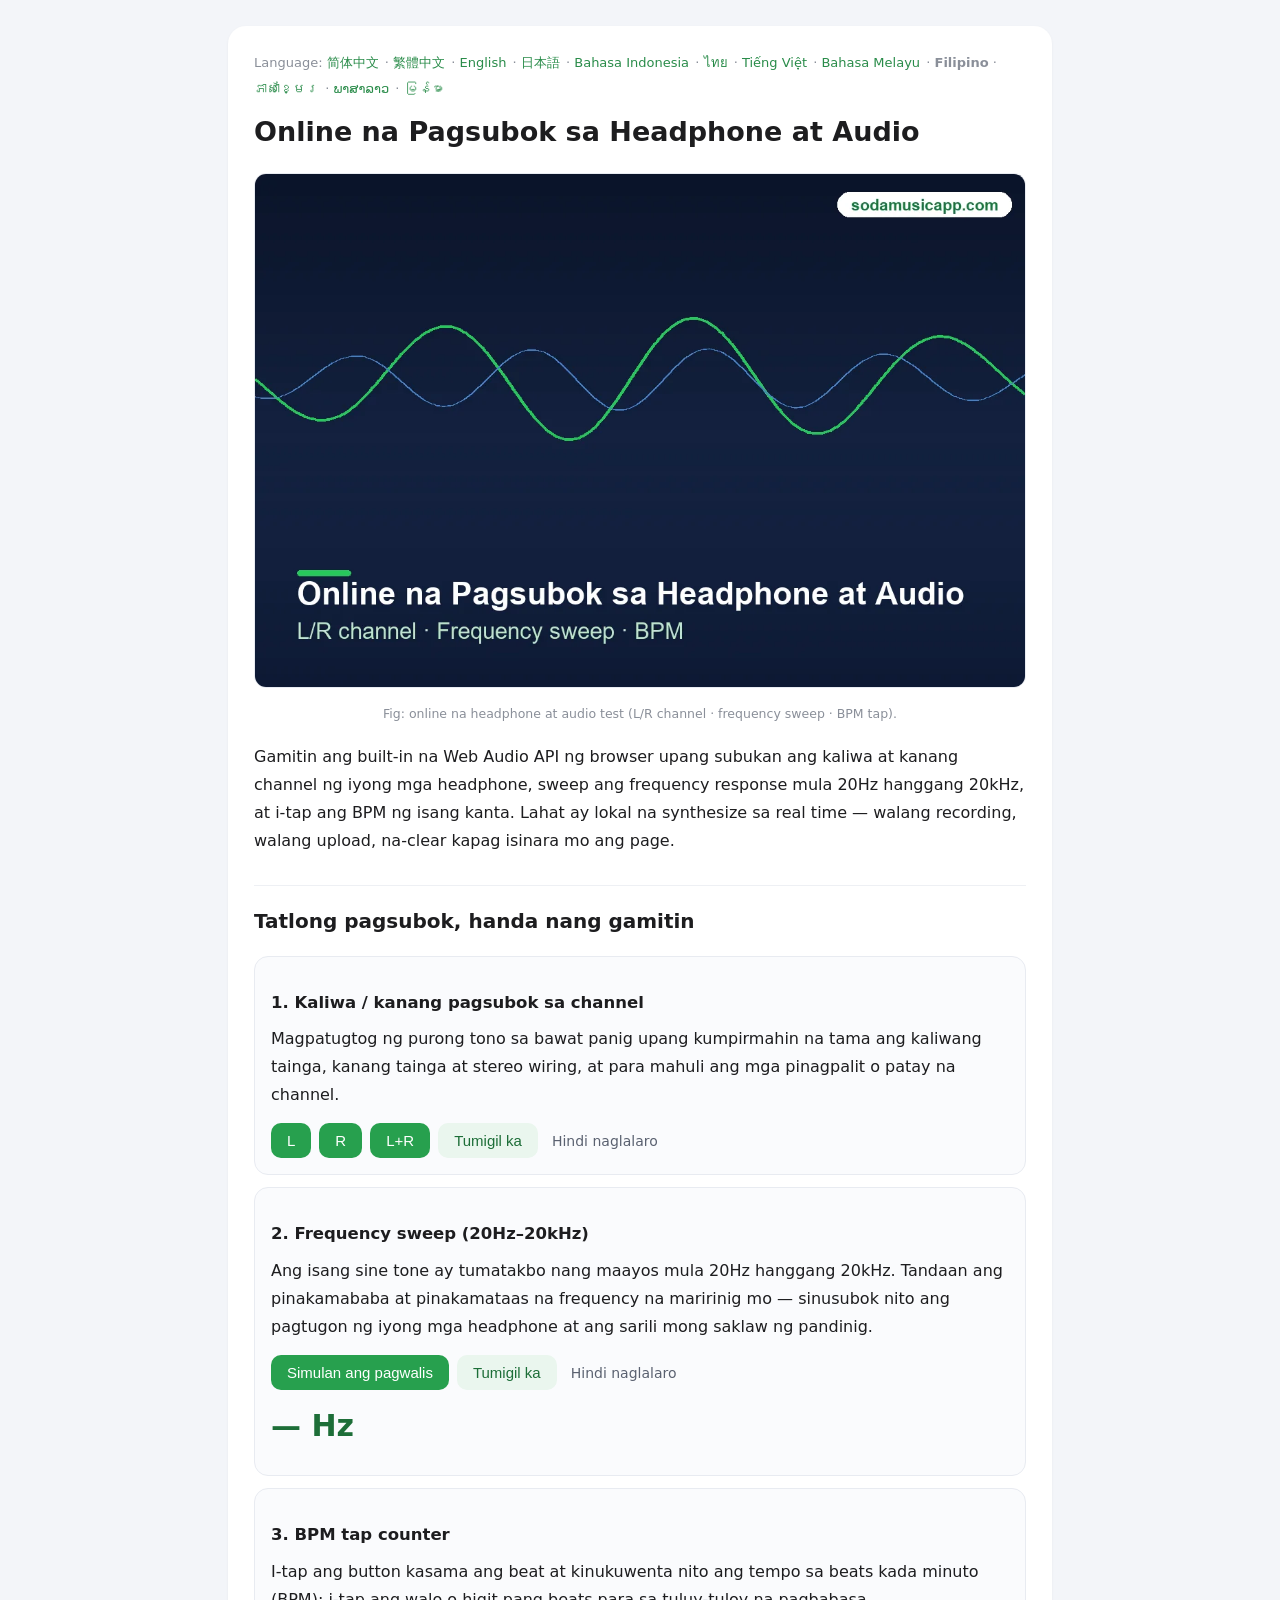
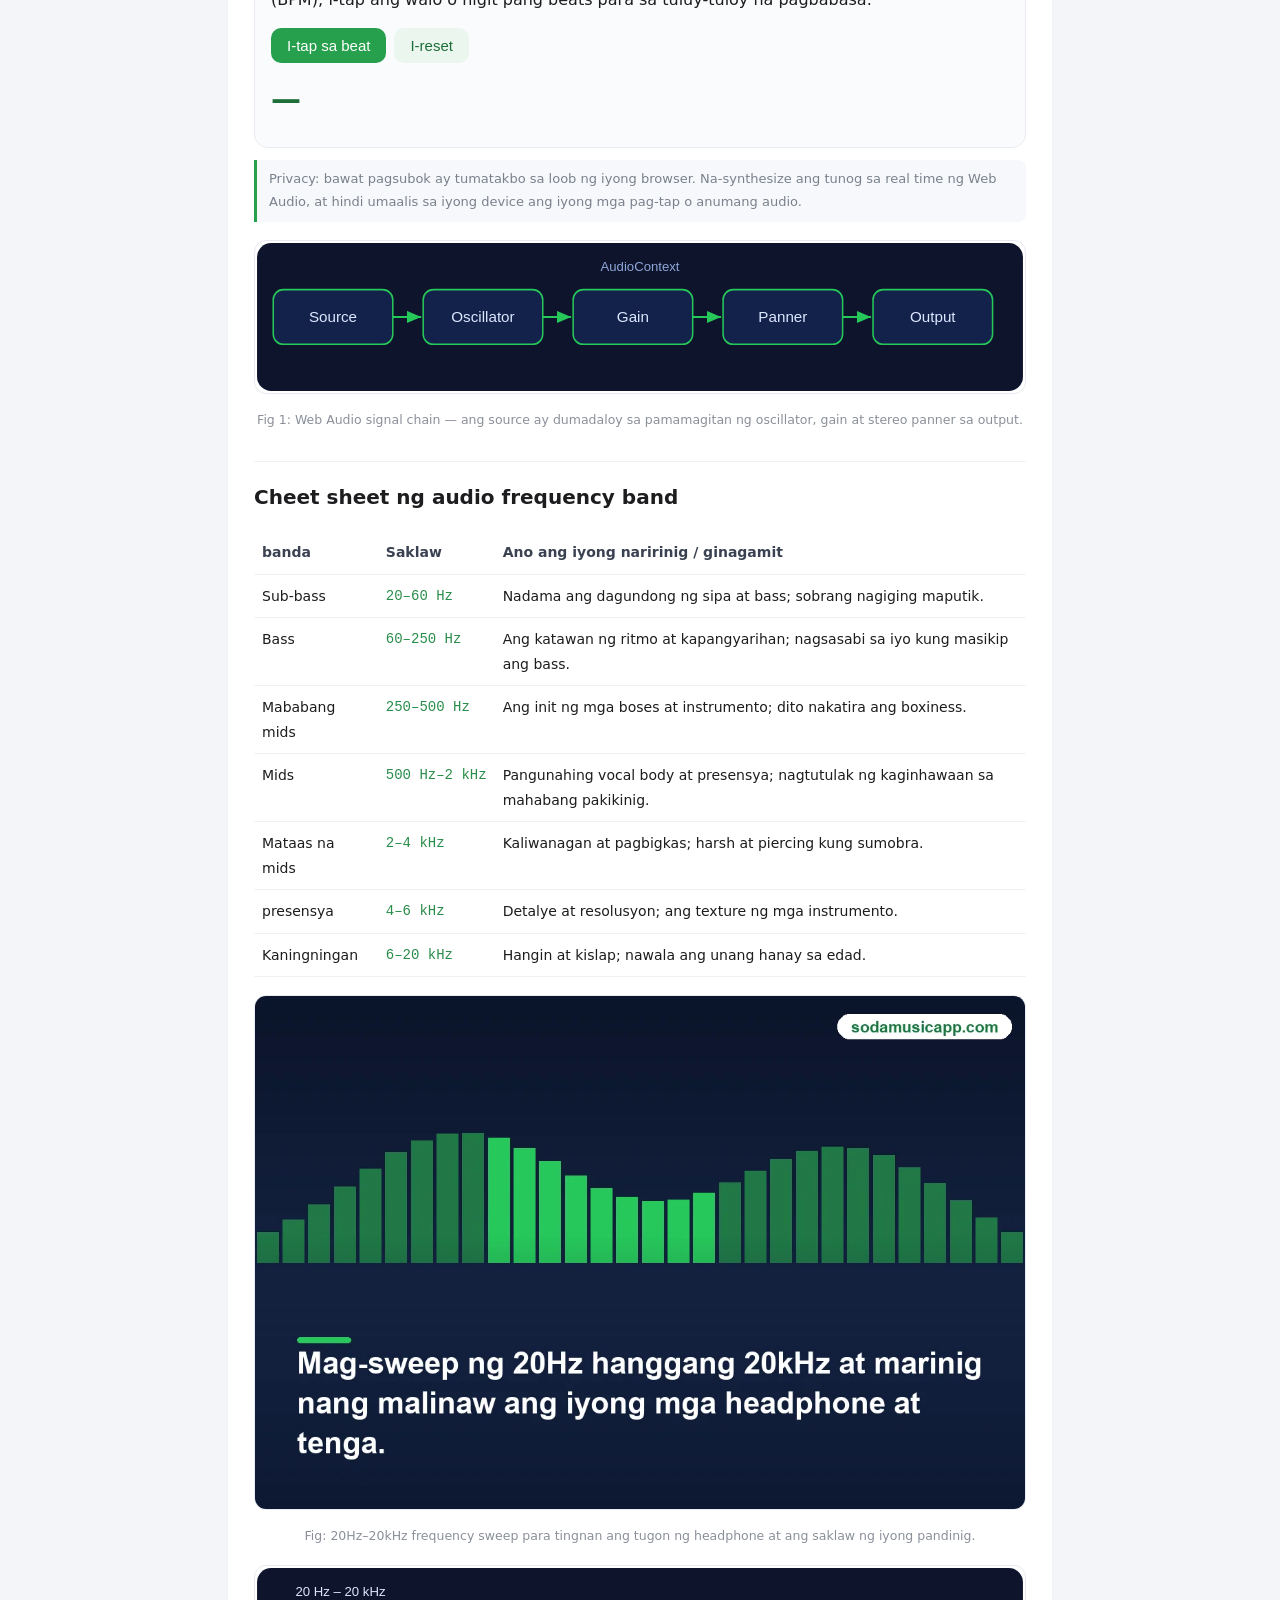
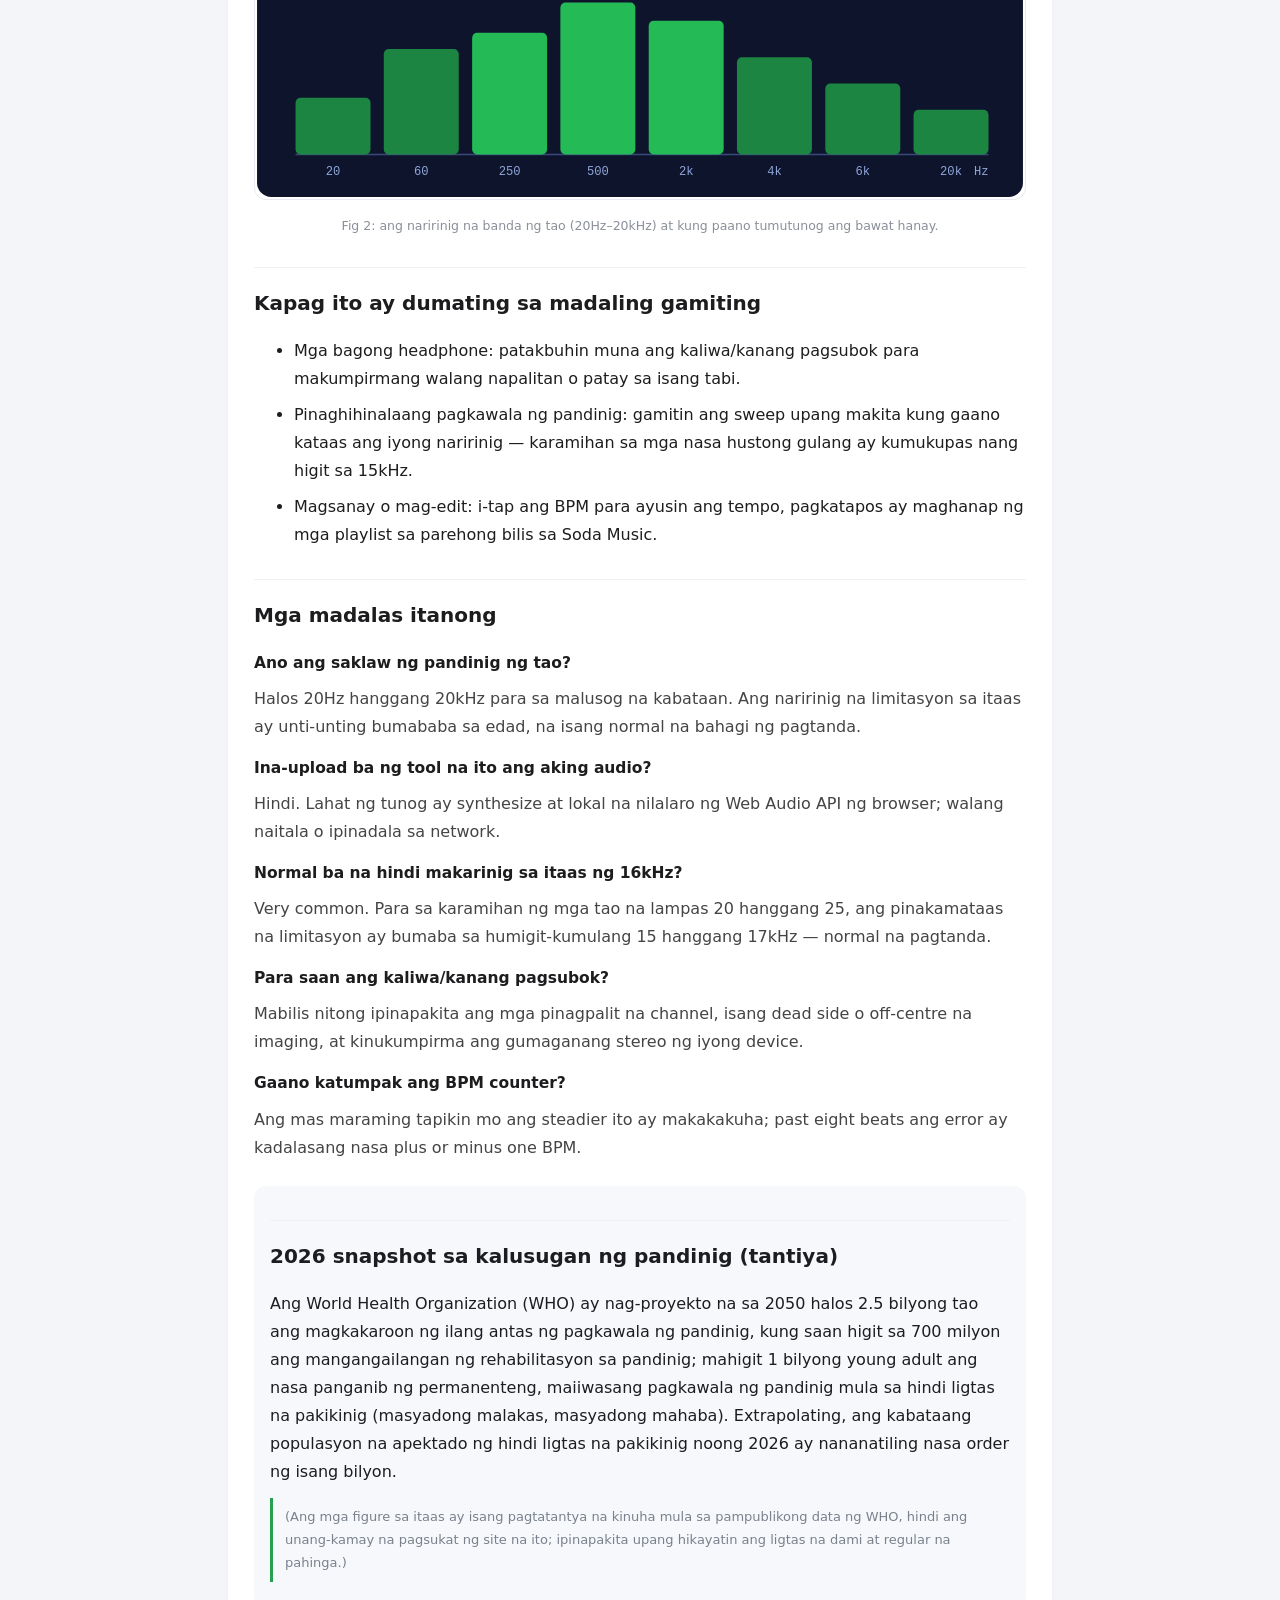
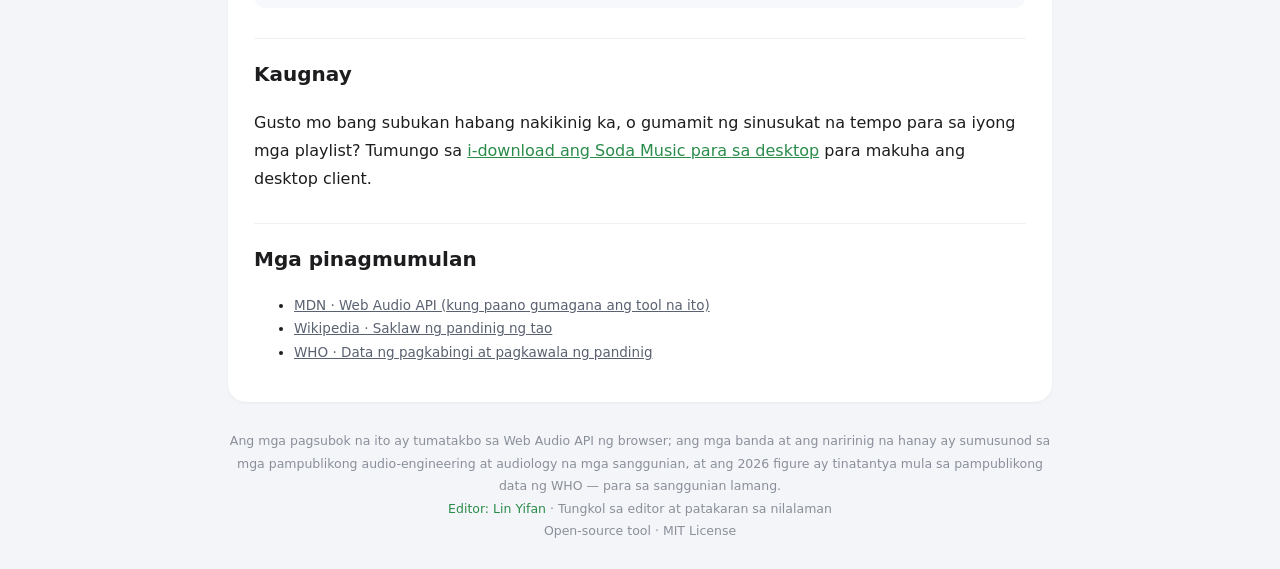
<file: fil/index.html>
<!DOCTYPE html><html lang="fil"><head><meta charset="utf-8">
<meta name="viewport" content="width=device-width,initial-scale=1">
<title>Pagsubok sa Channel sa Kaliwa/kanang Headphone · Frequency Sweep · BPM Tap | Online na Audio Test</title>
<meta name="description" content="Libreng online na pagsubok sa headphone at audio: check sa kaliwa/kanang channel, 20Hz–20kHz frequency sweep para sa pagtugon at pandinig, BPM tap counter. Gumagana sa iyong browser sa pamamagitan ng Web Audio — walang na-upload.">
<link rel="canonical" href="https://ishabamir.github.io/fil/">
<link rel="alternate" hreflang="zh-Hans" href="https://ishabamir.github.io/">
<link rel="alternate" hreflang="zh-Hant" href="https://ishabamir.github.io/zh-tw/">
<link rel="alternate" hreflang="en" href="https://ishabamir.github.io/en/">
<link rel="alternate" hreflang="ja" href="https://ishabamir.github.io/ja/">
<link rel="alternate" hreflang="id" href="https://ishabamir.github.io/id/">
<link rel="alternate" hreflang="th" href="https://ishabamir.github.io/th/">
<link rel="alternate" hreflang="vi" href="https://ishabamir.github.io/vi/">
<link rel="alternate" hreflang="ms" href="https://ishabamir.github.io/ms/">
<link rel="alternate" hreflang="fil" href="https://ishabamir.github.io/fil/">
<link rel="alternate" hreflang="km" href="https://ishabamir.github.io/km/">
<link rel="alternate" hreflang="lo" href="https://ishabamir.github.io/lo/">
<link rel="alternate" hreflang="my" href="https://ishabamir.github.io/my/">
<link rel="alternate" hreflang="x-default" href="https://ishabamir.github.io/">
<link rel="stylesheet" href="/style.css">
<script type="application/ld+json">
{
 "@context": "https://schema.org",
 "@graph": [
  {
   "@type": "WebApplication",
   "name": "Online na Pagsubok sa Headphone at Audio",
   "url": "https://ishabamir.github.io/fil/",
   "applicationCategory": "MultimediaApplication",
   "operatingSystem": "Web browser",
   "browserRequirements": "Requires Web Audio API",
   "inLanguage": "fil",
   "description": "Libreng online na pagsubok sa headphone at audio: check sa kaliwa/kanang channel, 20Hz–20kHz frequency sweep para sa pagtugon at pandinig, BPM tap counter. Gumagana sa iyong browser sa pamamagitan ng Web Audio — walang na-upload.",
   "isAccessibleForFree": true,
   "offers": {
    "@type": "Offer",
    "price": "0",
    "priceCurrency": "USD"
   },
   "author": {
    "@type": "Person",
    "name": "Lin Yifan",
    "url": "https://ishabamir.github.io/about-editorial/"
   }
  },
  {
   "@type": "FAQPage",
   "inLanguage": "fil",
   "url": "https://ishabamir.github.io/fil/",
   "mainEntity": [
    {
     "@type": "Question",
     "name": "Ano ang saklaw ng pandinig ng tao?",
     "acceptedAnswer": {
      "@type": "Answer",
      "text": "Halos 20Hz hanggang 20kHz para sa malusog na kabataan. Ang naririnig na limitasyon sa itaas ay unti-unting bumababa sa edad, na isang normal na bahagi ng pagtanda."
     }
    },
    {
     "@type": "Question",
     "name": "Ina-upload ba ng tool na ito ang aking audio?",
     "acceptedAnswer": {
      "@type": "Answer",
      "text": "Hindi. Lahat ng tunog ay synthesize at lokal na nilalaro ng Web Audio API ng browser; walang naitala o ipinadala sa network."
     }
    },
    {
     "@type": "Question",
     "name": "Normal ba na hindi makarinig sa itaas ng 16kHz?",
     "acceptedAnswer": {
      "@type": "Answer",
      "text": "Very common. Para sa karamihan ng mga tao na lampas 20 hanggang 25, ang pinakamataas na limitasyon ay bumaba sa humigit-kumulang 15 hanggang 17kHz — normal na pagtanda."
     }
    },
    {
     "@type": "Question",
     "name": "Para saan ang kaliwa/kanang pagsubok?",
     "acceptedAnswer": {
      "@type": "Answer",
      "text": "Mabilis nitong ipinapakita ang mga pinagpalit na channel, isang dead side o off-centre na imaging, at kinukumpirma ang gumaganang stereo ng iyong device."
     }
    },
    {
     "@type": "Question",
     "name": "Gaano katumpak ang BPM counter?",
     "acceptedAnswer": {
      "@type": "Answer",
      "text": "Ang mas maraming tapikin mo ang steadier ito ay makakakuha; past eight beats ang error ay kadalasang nasa plus or minus one BPM."
     }
    }
   ]
  }
 ]
}
</script>
</head>
<body><div class="wrap"><main>
<nav class="lang">Language: <a href="/">简体中文</a> · <a href="/zh-tw/">繁體中文</a> · <a href="/en/">English</a> · <a href="/ja/">日本語</a> · <a href="/id/">Bahasa Indonesia</a> · <a href="/th/">ไทย</a> · <a href="/vi/">Tiếng Việt</a> · <a href="/ms/">Bahasa Melayu</a> · <strong>Filipino</strong> · <a href="/km/">ភាសាខ្មែរ</a> · <a href="/lo/">ພາສາລາວ</a> · <a href="/my/">မြန်မာ</a></nav>
<h1>Online na Pagsubok sa Headphone at Audio</h1>
<figure class="i4png"><picture><source type="image/webp" srcset="/img/cover_fil.webp"><img src="/img/cover_fil.png" alt="Online na headphone at audio test tool na paglalarawan" fetchpriority="high" width="1120" height="746"></picture><figcaption>Fig: online na headphone at audio test (L/R channel · frequency sweep · BPM tap).</figcaption></figure>
<p>Gamitin ang built-in na Web Audio API ng browser upang subukan ang kaliwa at kanang channel ng iyong mga headphone, sweep ang frequency response mula 20Hz hanggang 20kHz, at i-tap ang BPM ng isang kanta. Lahat ay lokal na synthesize sa real time — walang recording, walang upload, na-clear kapag isinara mo ang page.</p>
<h2>Tatlong pagsubok, handa nang gamitin</h2>
<div class="tool"><h3>1. Kaliwa / kanang pagsubok sa channel</h3><p>Magpatugtog ng purong tono sa bawat panig upang kumpirmahin na tama ang kaliwang tainga, kanang tainga at stereo wiring, at para mahuli ang mga pinagpalit o patay na channel.</p><button id="lr-left">L</button><button id="lr-right">R</button><button id="lr-both">L+R</button><button id="lr-stop" class="ghost">Tumigil ka</button><span id="lrstate" class="state">Hindi naglalaro</span></div><div class="tool"><h3>2. Frequency sweep (20Hz–20kHz)</h3><p>Ang isang sine tone ay tumatakbo nang maayos mula 20Hz hanggang 20kHz. Tandaan ang pinakamababa at pinakamataas na frequency na maririnig mo — sinusubok nito ang pagtugon ng iyong mga headphone at ang sarili mong saklaw ng pandinig.</p><button id="sweep-start">Simulan ang pagwalis</button><button id="sweep-stop" class="ghost">Tumigil ka</button><span id="sweepstate" class="state">Hindi naglalaro</span><div class="big" id="sweephz">— Hz</div></div><div class="tool"><h3>3. BPM tap counter</h3><p>I-tap ang button kasama ang beat at kinukuwenta nito ang tempo sa beats kada minuto (BPM); i-tap ang walo o higit pang beats para sa tuluy-tuloy na pagbabasa.</p><button id="bpm-tap">I-tap sa beat</button><button id="bpm-reset" class="ghost">I-reset</button><div class="big" id="bpmval">—</div></div><p class="note">Privacy: bawat pagsubok ay tumatakbo sa loob ng iyong browser. Na-synthesize ang tunog sa real time ng Web Audio, at hindi umaalis sa iyong device ang iyong mga pag-tap o anumang audio.</p>
<figure class="diagwrap"><svg viewBox="0 0 760 150" xmlns="http://www.w3.org/2000/svg" role="img" aria-label="Web Audio signal chain" class="diag"><defs><marker id="ar" markerWidth="9" markerHeight="9" refX="7" refY="3" orient="auto"><path d="M0,0 L7,3 L0,6 Z" fill="#27c85a"/></marker></defs><rect x="2" y="2" width="756" height="146" rx="14" fill="#0d142c"/><rect x="18" y="48" width="118" height="54" rx="10" fill="#13224a" stroke="#27c85a" stroke-width="1.5"/><text x="77" y="80" fill="#dce6ff" font-family="Segoe UI,Arial" font-size="15" text-anchor="middle">Source</text><line x1="136" y1="75" x2="164" y2="75" stroke="#27c85a" stroke-width="2" marker-end="url(#ar)"/><rect x="166" y="48" width="118" height="54" rx="10" fill="#13224a" stroke="#27c85a" stroke-width="1.5"/><text x="225" y="80" fill="#dce6ff" font-family="Segoe UI,Arial" font-size="15" text-anchor="middle">Oscillator</text><line x1="284" y1="75" x2="312" y2="75" stroke="#27c85a" stroke-width="2" marker-end="url(#ar)"/><rect x="314" y="48" width="118" height="54" rx="10" fill="#13224a" stroke="#27c85a" stroke-width="1.5"/><text x="373" y="80" fill="#dce6ff" font-family="Segoe UI,Arial" font-size="15" text-anchor="middle">Gain</text><line x1="432" y1="75" x2="460" y2="75" stroke="#27c85a" stroke-width="2" marker-end="url(#ar)"/><rect x="462" y="48" width="118" height="54" rx="10" fill="#13224a" stroke="#27c85a" stroke-width="1.5"/><text x="521" y="80" fill="#dce6ff" font-family="Segoe UI,Arial" font-size="15" text-anchor="middle">Panner</text><line x1="580" y1="75" x2="608" y2="75" stroke="#27c85a" stroke-width="2" marker-end="url(#ar)"/><rect x="610" y="48" width="118" height="54" rx="10" fill="#13224a" stroke="#27c85a" stroke-width="1.5"/><text x="669" y="80" fill="#dce6ff" font-family="Segoe UI,Arial" font-size="15" text-anchor="middle">Output</text><text x="380" y="30" fill="#8fa6d8" font-family="Segoe UI,Arial" font-size="13" text-anchor="middle">AudioContext</text></svg><figcaption>Fig 1: Web Audio signal chain — ang source ay dumadaloy sa pamamagitan ng oscillator, gain at stereo panner sa output.</figcaption></figure>
<h2>Cheet sheet ng audio frequency band</h2>
<table><tr><th>banda</th><th>Saklaw</th><th>Ano ang iyong naririnig / ginagamit</th></tr><tr><td>Sub-bass</td><td class="mono">20–60 Hz</td><td>Nadama ang dagundong ng sipa at bass; sobrang nagiging maputik.</td></tr><tr><td>Bass</td><td class="mono">60–250 Hz</td><td>Ang katawan ng ritmo at kapangyarihan; nagsasabi sa iyo kung masikip ang bass.</td></tr><tr><td>Mababang mids</td><td class="mono">250–500 Hz</td><td>Ang init ng mga boses at instrumento; dito nakatira ang boxiness.</td></tr><tr><td>Mids</td><td class="mono">500 Hz–2 kHz</td><td>Pangunahing vocal body at presensya; nagtutulak ng kaginhawaan sa mahabang pakikinig.</td></tr><tr><td>Mataas na mids</td><td class="mono">2–4 kHz</td><td>Kaliwanagan at pagbigkas; harsh at piercing kung sumobra.</td></tr><tr><td>presensya</td><td class="mono">4–6 kHz</td><td>Detalye at resolusyon; ang texture ng mga instrumento.</td></tr><tr><td>Kaningningan</td><td class="mono">6–20 kHz</td><td>Hangin at kislap; nawala ang unang hanay sa edad.</td></tr></table>
<figure class="i4png"><picture><source type="image/webp" srcset="/img/board_fil.webp"><img src="/img/board_fil.png" alt="Ilustrasyon ng frequency band at sweep na naririnig ng tao" loading="lazy" width="1120" height="746"></picture><figcaption>Fig: 20Hz–20kHz frequency sweep para tingnan ang tugon ng headphone at ang saklaw ng iyong pandinig.</figcaption></figure>
<figure class="diagwrap"><svg viewBox="0 0 760 230" xmlns="http://www.w3.org/2000/svg" role="img" aria-label="Human audible frequency spectrum 20Hz to 20kHz" class="diag"><rect x="2" y="2" width="756" height="226" rx="14" fill="#0d142c"/><line x1="40" y1="186" x2="724" y2="186" stroke="#3a4a78" stroke-width="1.5"/><rect x="40.0" y="130" width="74" height="56" rx="5" fill="#1f8f45" opacity="0.92"/><text x="77.0" y="206" fill="#8fa6d8" font-family="Consolas,monospace" font-size="12" text-anchor="middle">20</text><rect x="127.1" y="82" width="74" height="104" rx="5" fill="#1f8f45" opacity="0.92"/><text x="164.1" y="206" fill="#8fa6d8" font-family="Consolas,monospace" font-size="12" text-anchor="middle">60</text><rect x="214.3" y="66" width="74" height="120" rx="5" fill="#27c85a" opacity="0.92"/><text x="251.3" y="206" fill="#8fa6d8" font-family="Consolas,monospace" font-size="12" text-anchor="middle">250</text><rect x="301.4" y="36" width="74" height="150" rx="5" fill="#27c85a" opacity="0.92"/><text x="338.4" y="206" fill="#8fa6d8" font-family="Consolas,monospace" font-size="12" text-anchor="middle">500</text><rect x="388.6" y="54" width="74" height="132" rx="5" fill="#27c85a" opacity="0.92"/><text x="425.6" y="206" fill="#8fa6d8" font-family="Consolas,monospace" font-size="12" text-anchor="middle">2k</text><rect x="475.7" y="90" width="74" height="96" rx="5" fill="#1f8f45" opacity="0.92"/><text x="512.7" y="206" fill="#8fa6d8" font-family="Consolas,monospace" font-size="12" text-anchor="middle">4k</text><rect x="562.9" y="116" width="74" height="70" rx="5" fill="#1f8f45" opacity="0.92"/><text x="599.9" y="206" fill="#8fa6d8" font-family="Consolas,monospace" font-size="12" text-anchor="middle">6k</text><rect x="650.0" y="142" width="74" height="44" rx="5" fill="#1f8f45" opacity="0.92"/><text x="687.0" y="206" fill="#8fa6d8" font-family="Consolas,monospace" font-size="12" text-anchor="middle">20k</text><text x="724" y="206" fill="#8fa6d8" font-family="Consolas,monospace" font-size="12" text-anchor="end">Hz</text><text x="40" y="30" fill="#dce6ff" font-family="Segoe UI,Arial" font-size="13">20 Hz – 20 kHz</text></svg><figcaption>Fig 2: ang naririnig na banda ng tao (20Hz–20kHz) at kung paano tumutunog ang bawat hanay.</figcaption></figure>
<h2>Kapag ito ay dumating sa madaling gamiting</h2>
<ul class="scenes"><li>Mga bagong headphone: patakbuhin muna ang kaliwa/kanang pagsubok para makumpirmang walang napalitan o patay sa isang tabi.</li><li>Pinaghihinalaang pagkawala ng pandinig: gamitin ang sweep upang makita kung gaano kataas ang iyong naririnig — karamihan sa mga nasa hustong gulang ay kumukupas nang higit sa 15kHz.</li><li>Magsanay o mag-edit: i-tap ang BPM para ayusin ang tempo, pagkatapos ay maghanap ng mga playlist sa parehong bilis sa Soda Music.</li></ul><h2>Mga madalas itanong</h2>
<div class="faq"><h3>Ano ang saklaw ng pandinig ng tao?</h3><p>Halos 20Hz hanggang 20kHz para sa malusog na kabataan. Ang naririnig na limitasyon sa itaas ay unti-unting bumababa sa edad, na isang normal na bahagi ng pagtanda.</p><h3>Ina-upload ba ng tool na ito ang aking audio?</h3><p>Hindi. Lahat ng tunog ay synthesize at lokal na nilalaro ng Web Audio API ng browser; walang naitala o ipinadala sa network.</p><h3>Normal ba na hindi makarinig sa itaas ng 16kHz?</h3><p>Very common. Para sa karamihan ng mga tao na lampas 20 hanggang 25, ang pinakamataas na limitasyon ay bumaba sa humigit-kumulang 15 hanggang 17kHz — normal na pagtanda.</p><h3>Para saan ang kaliwa/kanang pagsubok?</h3><p>Mabilis nitong ipinapakita ang mga pinagpalit na channel, isang dead side o off-centre na imaging, at kinukumpirma ang gumaganang stereo ng iyong device.</p><h3>Gaano katumpak ang BPM counter?</h3><p>Ang mas maraming tapikin mo ang steadier ito ay makakakuha; past eight beats ang error ay kadalasang nasa plus or minus one BPM.</p></div><section id="i4data"><h2>2026 snapshot sa kalusugan ng pandinig (tantiya)</h2><p>Ang World Health Organization (WHO) ay nag-proyekto na sa 2050 halos 2.5 bilyong tao ang magkakaroon ng ilang antas ng pagkawala ng pandinig, kung saan higit sa 700 milyon ang mangangailangan ng rehabilitasyon sa pandinig; mahigit 1 bilyong young adult ang nasa panganib ng permanenteng, maiiwasang pagkawala ng pandinig mula sa hindi ligtas na pakikinig (masyadong malakas, masyadong mahaba). Extrapolating, ang kabataang populasyon na apektado ng hindi ligtas na pakikinig noong 2026 ay nananatiling nasa order ng isang bilyon.</p><p class="note">(Ang mga figure sa itaas ay isang pagtatantya na kinuha mula sa pampublikong data ng WHO, hindi ang unang-kamay na pagsukat ng site na ito; ipinapakita upang hikayatin ang ligtas na dami at regular na pahinga.)</p></section><div class="related"><h2>Kaugnay</h2><p>Gusto mo bang subukan habang nakikinig ka, o gumamit ng sinusukat na tempo para sa iyong mga playlist? Tumungo sa <a href="https://sodamusicapp.com/download/">i-download ang Soda Music para sa desktop</a> para makuha ang desktop client.</p></div><div class="src"><h2>Mga pinagmumulan</h2><ul><li><a href="https://developer.mozilla.org/en-US/docs/Web/API/Web_Audio_API" rel="nofollow" target="_blank">MDN · Web Audio API (kung paano gumagana ang tool na ito)</a></li><li><a href="https://en.wikipedia.org/wiki/Hearing_range" rel="nofollow" target="_blank">Wikipedia · Saklaw ng pandinig ng tao</a></li><li><a href="https://www.who.int/news-room/fact-sheets/detail/deafness-and-hearing-loss" rel="nofollow" target="_blank">WHO · Data ng pagkabingi at pagkawala ng pandinig</a></li></ul></div>
</main>
<footer>Ang mga pagsubok na ito ay tumatakbo sa Web Audio API ng browser; ang mga banda at ang naririnig na hanay ay sumusunod sa mga pampublikong audio-engineering at audiology na mga sanggunian, at ang 2026 figure ay tinatantya mula sa pampublikong data ng WHO — para sa sanggunian lamang.<br><a href="/about-editorial/">Editor: Lin Yifan</a> · Tungkol sa editor at patakaran sa nilalaman<br>Open-source tool · MIT License</footer>
</div>
<script>window.L={"js_idle": "Hindi naglalaro", "js_playing": "Naglalaro ngayon", "js_sweeping": "Dalas ng pagwawalis...", "js_taps": "Patuloy na mag-tap…", "js_bpm": "BPM", "lr_left": "L", "lr_right": "R", "lr_both": "L+R", "left": "L", "right": "R", "both": "L+R", "idle": "Hindi naglalaro", "playing": "Naglalaro ngayon", "sweeping": "Dalas ng pagwawalis...", "taps": "Patuloy na mag-tap…", "bpm": "BPM"};</script>
<script src="/app.js"></script></body></html>
</file>
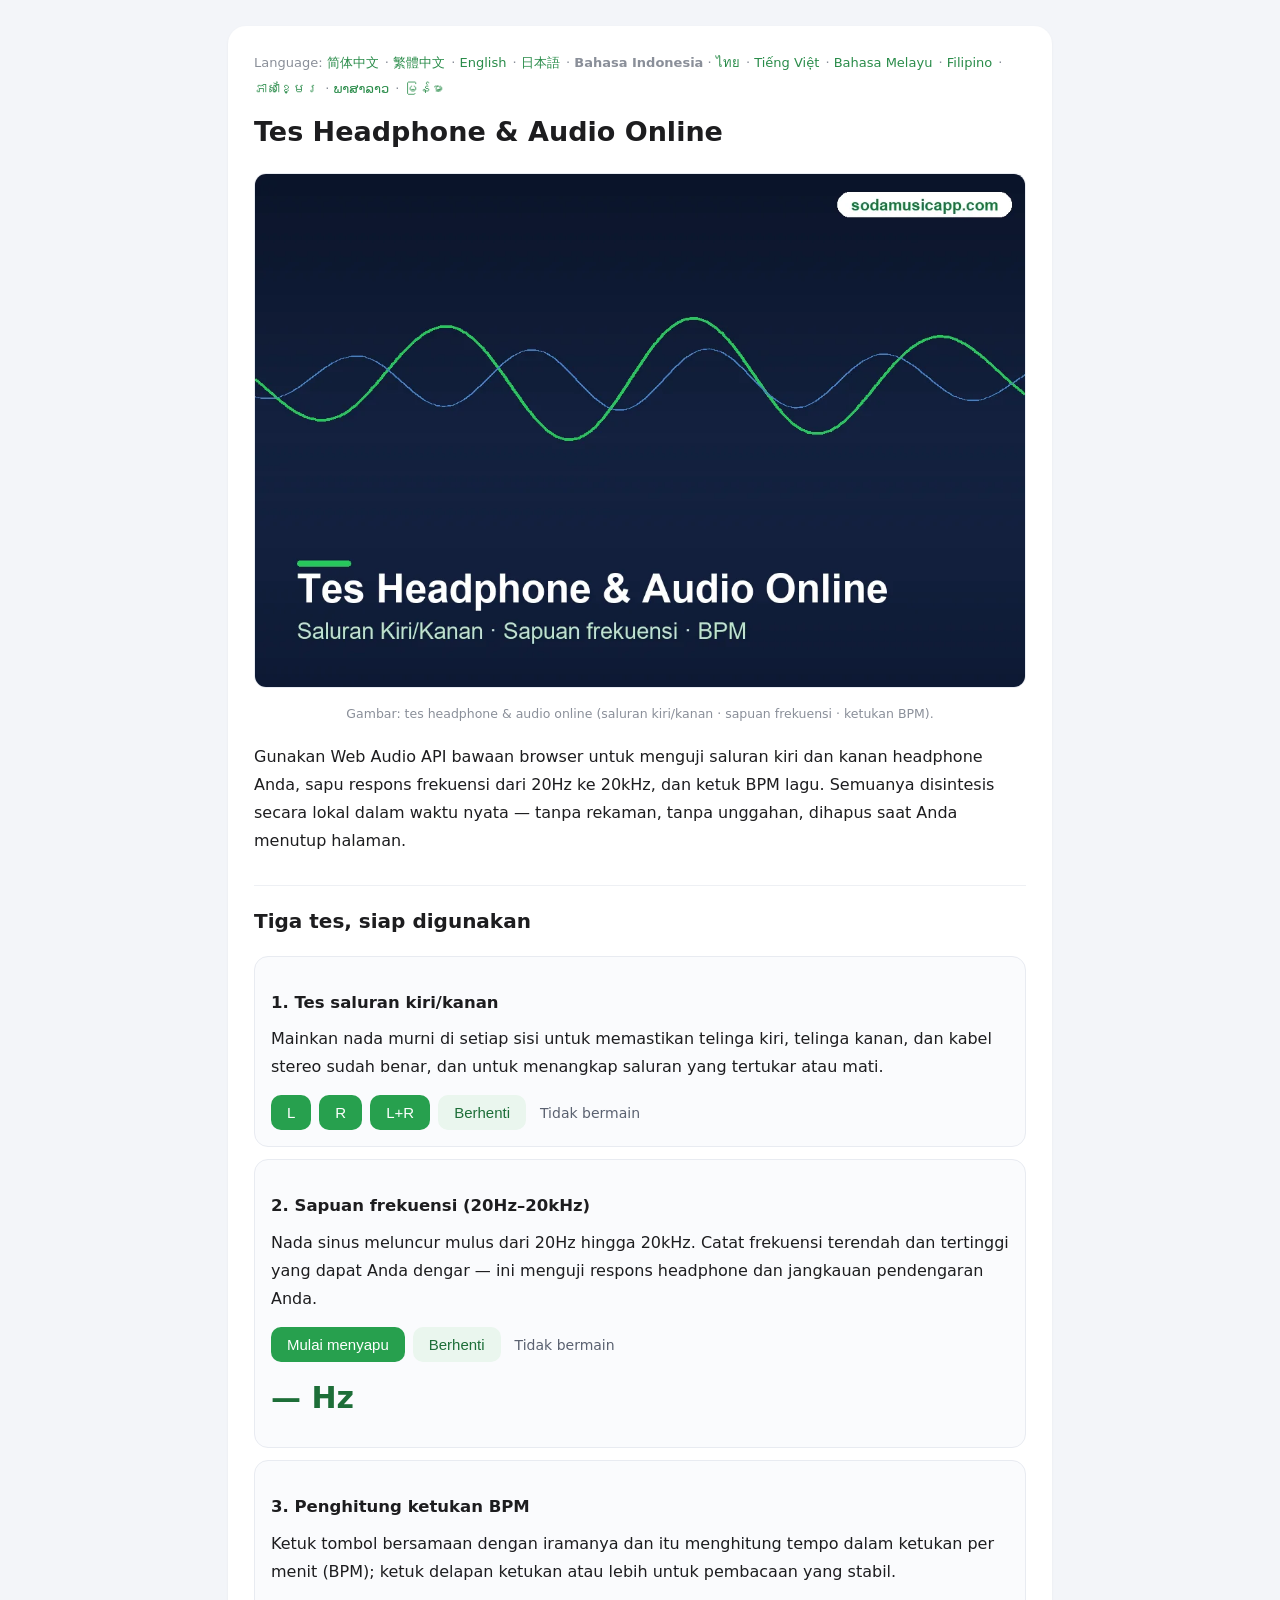
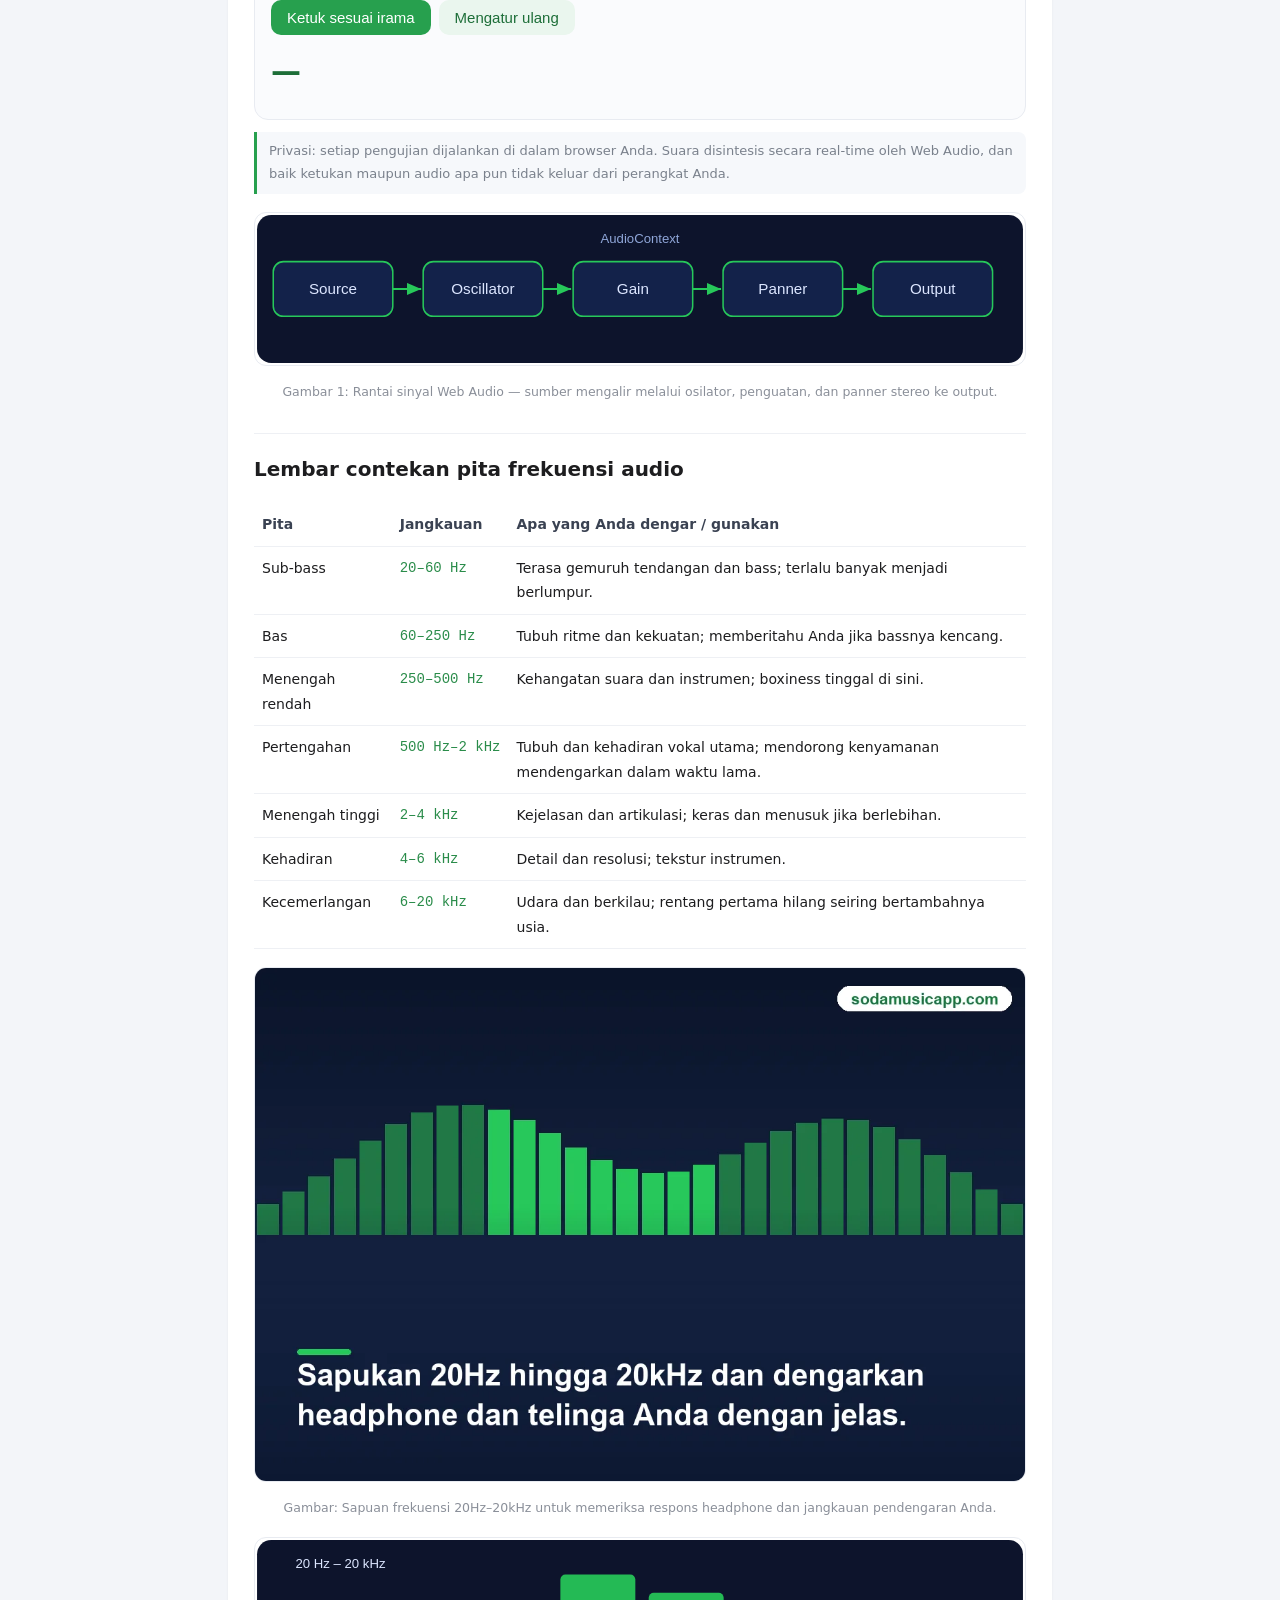
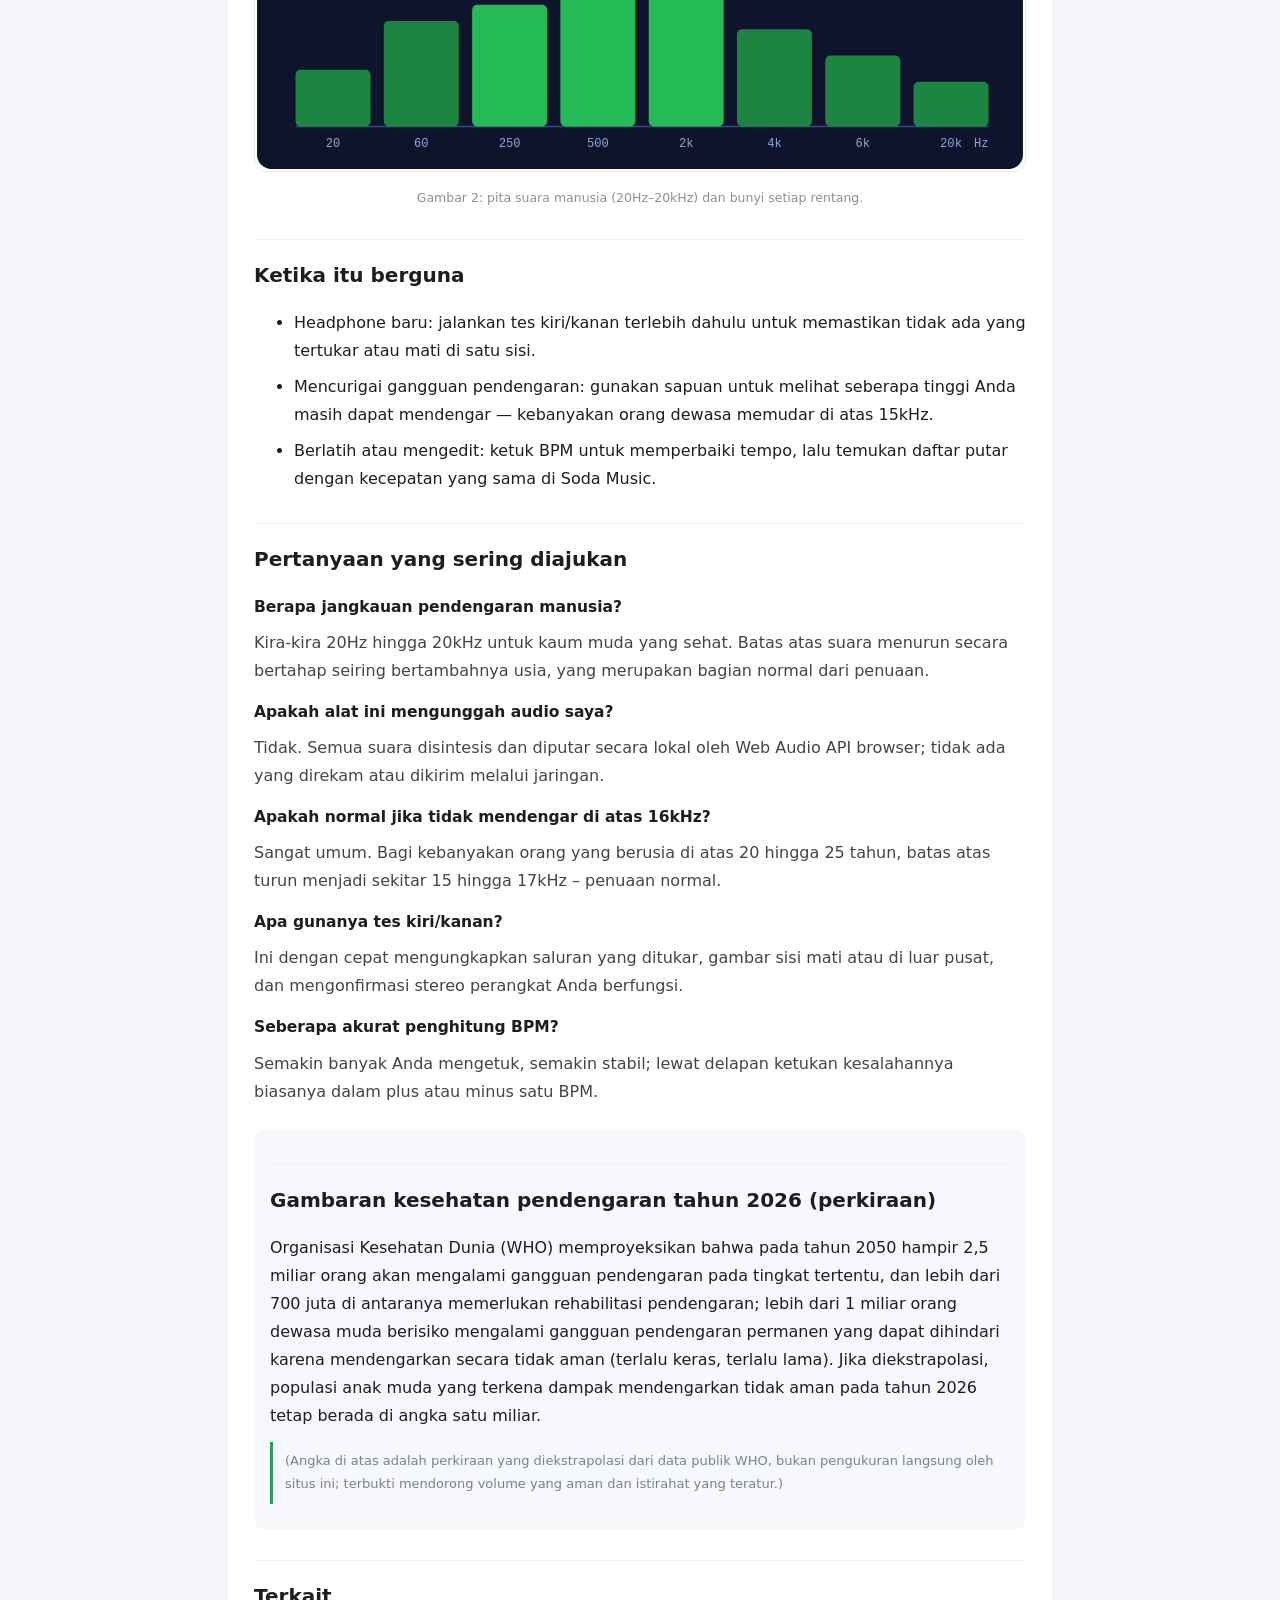
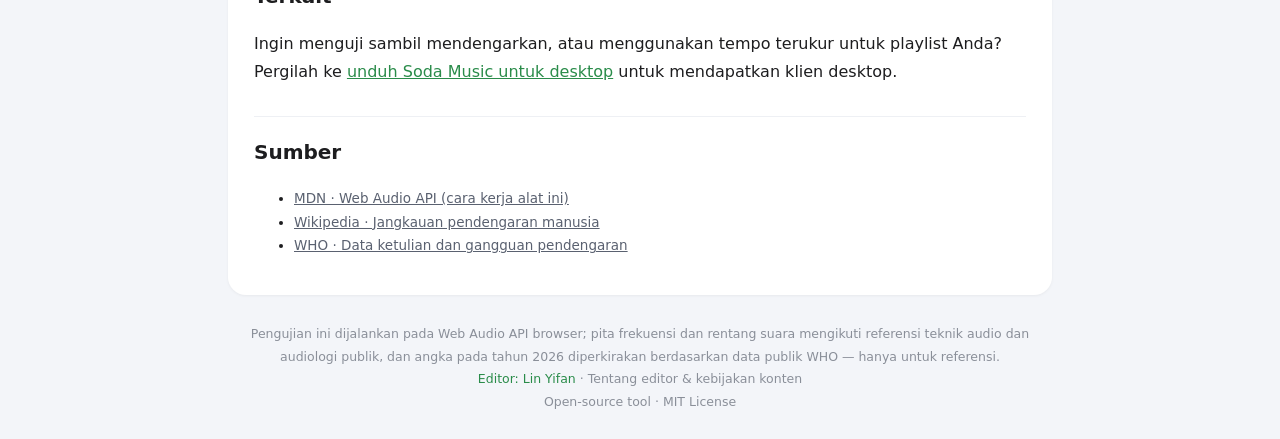
<file: id/index.html>
<!DOCTYPE html><html lang="id"><head><meta charset="utf-8">
<meta name="viewport" content="width=device-width,initial-scale=1">
<title>Tes Saluran Kiri/Kanan Headphone · Sapuan Frekuensi · Ketukan BPM | Tes Audio Daring</title>
<meta name="description" content="Tes headphone &amp; audio online gratis: pemeriksaan saluran kiri/kanan, sapuan frekuensi 20Hz–20kHz untuk respons dan pendengaran, penghitung ketukan BPM. Berjalan di browser Anda melalui Web Audio — tidak ada yang diunggah.">
<link rel="canonical" href="https://ishabamir.github.io/id/">
<link rel="alternate" hreflang="zh-Hans" href="https://ishabamir.github.io/">
<link rel="alternate" hreflang="zh-Hant" href="https://ishabamir.github.io/zh-tw/">
<link rel="alternate" hreflang="en" href="https://ishabamir.github.io/en/">
<link rel="alternate" hreflang="ja" href="https://ishabamir.github.io/ja/">
<link rel="alternate" hreflang="id" href="https://ishabamir.github.io/id/">
<link rel="alternate" hreflang="th" href="https://ishabamir.github.io/th/">
<link rel="alternate" hreflang="vi" href="https://ishabamir.github.io/vi/">
<link rel="alternate" hreflang="ms" href="https://ishabamir.github.io/ms/">
<link rel="alternate" hreflang="fil" href="https://ishabamir.github.io/fil/">
<link rel="alternate" hreflang="km" href="https://ishabamir.github.io/km/">
<link rel="alternate" hreflang="lo" href="https://ishabamir.github.io/lo/">
<link rel="alternate" hreflang="my" href="https://ishabamir.github.io/my/">
<link rel="alternate" hreflang="x-default" href="https://ishabamir.github.io/">
<link rel="stylesheet" href="/style.css">
<script type="application/ld+json">
{
 "@context": "https://schema.org",
 "@graph": [
  {
   "@type": "WebApplication",
   "name": "Tes Headphone & Audio Online",
   "url": "https://ishabamir.github.io/id/",
   "applicationCategory": "MultimediaApplication",
   "operatingSystem": "Web browser",
   "browserRequirements": "Requires Web Audio API",
   "inLanguage": "id",
   "description": "Tes headphone & audio online gratis: pemeriksaan saluran kiri/kanan, sapuan frekuensi 20Hz–20kHz untuk respons dan pendengaran, penghitung ketukan BPM. Berjalan di browser Anda melalui Web Audio — tidak ada yang diunggah.",
   "isAccessibleForFree": true,
   "offers": {
    "@type": "Offer",
    "price": "0",
    "priceCurrency": "USD"
   },
   "author": {
    "@type": "Person",
    "name": "Lin Yifan",
    "url": "https://ishabamir.github.io/about-editorial/"
   }
  },
  {
   "@type": "FAQPage",
   "inLanguage": "id",
   "url": "https://ishabamir.github.io/id/",
   "mainEntity": [
    {
     "@type": "Question",
     "name": "Berapa jangkauan pendengaran manusia?",
     "acceptedAnswer": {
      "@type": "Answer",
      "text": "Kira-kira 20Hz hingga 20kHz untuk kaum muda yang sehat. Batas atas suara menurun secara bertahap seiring bertambahnya usia, yang merupakan bagian normal dari penuaan."
     }
    },
    {
     "@type": "Question",
     "name": "Apakah alat ini mengunggah audio saya?",
     "acceptedAnswer": {
      "@type": "Answer",
      "text": "Tidak. Semua suara disintesis dan diputar secara lokal oleh Web Audio API browser; tidak ada yang direkam atau dikirim melalui jaringan."
     }
    },
    {
     "@type": "Question",
     "name": "Apakah normal jika tidak mendengar di atas 16kHz?",
     "acceptedAnswer": {
      "@type": "Answer",
      "text": "Sangat umum. Bagi kebanyakan orang yang berusia di atas 20 hingga 25 tahun, batas atas turun menjadi sekitar 15 hingga 17kHz – penuaan normal."
     }
    },
    {
     "@type": "Question",
     "name": "Apa gunanya tes kiri/kanan?",
     "acceptedAnswer": {
      "@type": "Answer",
      "text": "Ini dengan cepat mengungkapkan saluran yang ditukar, gambar sisi mati atau di luar pusat, dan mengonfirmasi stereo perangkat Anda berfungsi."
     }
    },
    {
     "@type": "Question",
     "name": "Seberapa akurat penghitung BPM?",
     "acceptedAnswer": {
      "@type": "Answer",
      "text": "Semakin banyak Anda mengetuk, semakin stabil; lewat delapan ketukan kesalahannya biasanya dalam plus atau minus satu BPM."
     }
    }
   ]
  }
 ]
}
</script>
</head>
<body><div class="wrap"><main>
<nav class="lang">Language: <a href="/">简体中文</a> · <a href="/zh-tw/">繁體中文</a> · <a href="/en/">English</a> · <a href="/ja/">日本語</a> · <strong>Bahasa Indonesia</strong> · <a href="/th/">ไทย</a> · <a href="/vi/">Tiếng Việt</a> · <a href="/ms/">Bahasa Melayu</a> · <a href="/fil/">Filipino</a> · <a href="/km/">ភាសាខ្មែរ</a> · <a href="/lo/">ພາສາລາວ</a> · <a href="/my/">မြန်မာ</a></nav>
<h1>Tes Headphone &amp; Audio Online</h1>
<figure class="i4png"><picture><source type="image/webp" srcset="/img/cover_id.webp"><img src="/img/cover_id.png" alt="Ilustrasi headphone online dan alat uji audio" fetchpriority="high" width="1120" height="746"></picture><figcaption>Gambar: tes headphone &amp; audio online (saluran kiri/kanan · sapuan frekuensi · ketukan BPM).</figcaption></figure>
<p>Gunakan Web Audio API bawaan browser untuk menguji saluran kiri dan kanan headphone Anda, sapu respons frekuensi dari 20Hz ke 20kHz, dan ketuk BPM lagu. Semuanya disintesis secara lokal dalam waktu nyata — tanpa rekaman, tanpa unggahan, dihapus saat Anda menutup halaman.</p>
<h2>Tiga tes, siap digunakan</h2>
<div class="tool"><h3>1. Tes saluran kiri/kanan</h3><p>Mainkan nada murni di setiap sisi untuk memastikan telinga kiri, telinga kanan, dan kabel stereo sudah benar, dan untuk menangkap saluran yang tertukar atau mati.</p><button id="lr-left">L</button><button id="lr-right">R</button><button id="lr-both">L+R</button><button id="lr-stop" class="ghost">Berhenti</button><span id="lrstate" class="state">Tidak bermain</span></div><div class="tool"><h3>2. Sapuan frekuensi (20Hz–20kHz)</h3><p>Nada sinus meluncur mulus dari 20Hz hingga 20kHz. Catat frekuensi terendah dan tertinggi yang dapat Anda dengar — ini menguji respons headphone dan jangkauan pendengaran Anda.</p><button id="sweep-start">Mulai menyapu</button><button id="sweep-stop" class="ghost">Berhenti</button><span id="sweepstate" class="state">Tidak bermain</span><div class="big" id="sweephz">— Hz</div></div><div class="tool"><h3>3. Penghitung ketukan BPM</h3><p>Ketuk tombol bersamaan dengan iramanya dan itu menghitung tempo dalam ketukan per menit (BPM); ketuk delapan ketukan atau lebih untuk pembacaan yang stabil.</p><button id="bpm-tap">Ketuk sesuai irama</button><button id="bpm-reset" class="ghost">Mengatur ulang</button><div class="big" id="bpmval">—</div></div><p class="note">Privasi: setiap pengujian dijalankan di dalam browser Anda. Suara disintesis secara real-time oleh Web Audio, dan baik ketukan maupun audio apa pun tidak keluar dari perangkat Anda.</p>
<figure class="diagwrap"><svg viewBox="0 0 760 150" xmlns="http://www.w3.org/2000/svg" role="img" aria-label="Web Audio signal chain" class="diag"><defs><marker id="ar" markerWidth="9" markerHeight="9" refX="7" refY="3" orient="auto"><path d="M0,0 L7,3 L0,6 Z" fill="#27c85a"/></marker></defs><rect x="2" y="2" width="756" height="146" rx="14" fill="#0d142c"/><rect x="18" y="48" width="118" height="54" rx="10" fill="#13224a" stroke="#27c85a" stroke-width="1.5"/><text x="77" y="80" fill="#dce6ff" font-family="Segoe UI,Arial" font-size="15" text-anchor="middle">Source</text><line x1="136" y1="75" x2="164" y2="75" stroke="#27c85a" stroke-width="2" marker-end="url(#ar)"/><rect x="166" y="48" width="118" height="54" rx="10" fill="#13224a" stroke="#27c85a" stroke-width="1.5"/><text x="225" y="80" fill="#dce6ff" font-family="Segoe UI,Arial" font-size="15" text-anchor="middle">Oscillator</text><line x1="284" y1="75" x2="312" y2="75" stroke="#27c85a" stroke-width="2" marker-end="url(#ar)"/><rect x="314" y="48" width="118" height="54" rx="10" fill="#13224a" stroke="#27c85a" stroke-width="1.5"/><text x="373" y="80" fill="#dce6ff" font-family="Segoe UI,Arial" font-size="15" text-anchor="middle">Gain</text><line x1="432" y1="75" x2="460" y2="75" stroke="#27c85a" stroke-width="2" marker-end="url(#ar)"/><rect x="462" y="48" width="118" height="54" rx="10" fill="#13224a" stroke="#27c85a" stroke-width="1.5"/><text x="521" y="80" fill="#dce6ff" font-family="Segoe UI,Arial" font-size="15" text-anchor="middle">Panner</text><line x1="580" y1="75" x2="608" y2="75" stroke="#27c85a" stroke-width="2" marker-end="url(#ar)"/><rect x="610" y="48" width="118" height="54" rx="10" fill="#13224a" stroke="#27c85a" stroke-width="1.5"/><text x="669" y="80" fill="#dce6ff" font-family="Segoe UI,Arial" font-size="15" text-anchor="middle">Output</text><text x="380" y="30" fill="#8fa6d8" font-family="Segoe UI,Arial" font-size="13" text-anchor="middle">AudioContext</text></svg><figcaption>Gambar 1: Rantai sinyal Web Audio — sumber mengalir melalui osilator, penguatan, dan panner stereo ke output.</figcaption></figure>
<h2>Lembar contekan pita frekuensi audio</h2>
<table><tr><th>Pita</th><th>Jangkauan</th><th>Apa yang Anda dengar / gunakan</th></tr><tr><td>Sub-bass</td><td class="mono">20–60 Hz</td><td>Terasa gemuruh tendangan dan bass; terlalu banyak menjadi berlumpur.</td></tr><tr><td>Bas</td><td class="mono">60–250 Hz</td><td>Tubuh ritme dan kekuatan; memberitahu Anda jika bassnya kencang.</td></tr><tr><td>Menengah rendah</td><td class="mono">250–500 Hz</td><td>Kehangatan suara dan instrumen; boxiness tinggal di sini.</td></tr><tr><td>Pertengahan</td><td class="mono">500 Hz–2 kHz</td><td>Tubuh dan kehadiran vokal utama; mendorong kenyamanan mendengarkan dalam waktu lama.</td></tr><tr><td>Menengah tinggi</td><td class="mono">2–4 kHz</td><td>Kejelasan dan artikulasi; keras dan menusuk jika berlebihan.</td></tr><tr><td>Kehadiran</td><td class="mono">4–6 kHz</td><td>Detail dan resolusi; tekstur instrumen.</td></tr><tr><td>Kecemerlangan</td><td class="mono">6–20 kHz</td><td>Udara dan berkilau; rentang pertama hilang seiring bertambahnya usia.</td></tr></table>
<figure class="i4png"><picture><source type="image/webp" srcset="/img/board_id.webp"><img src="/img/board_id.png" alt="Ilustrasi pita frekuensi dan sapuan yang dapat didengar manusia" loading="lazy" width="1120" height="746"></picture><figcaption>Gambar: Sapuan frekuensi 20Hz–20kHz untuk memeriksa respons headphone dan jangkauan pendengaran Anda.</figcaption></figure>
<figure class="diagwrap"><svg viewBox="0 0 760 230" xmlns="http://www.w3.org/2000/svg" role="img" aria-label="Human audible frequency spectrum 20Hz to 20kHz" class="diag"><rect x="2" y="2" width="756" height="226" rx="14" fill="#0d142c"/><line x1="40" y1="186" x2="724" y2="186" stroke="#3a4a78" stroke-width="1.5"/><rect x="40.0" y="130" width="74" height="56" rx="5" fill="#1f8f45" opacity="0.92"/><text x="77.0" y="206" fill="#8fa6d8" font-family="Consolas,monospace" font-size="12" text-anchor="middle">20</text><rect x="127.1" y="82" width="74" height="104" rx="5" fill="#1f8f45" opacity="0.92"/><text x="164.1" y="206" fill="#8fa6d8" font-family="Consolas,monospace" font-size="12" text-anchor="middle">60</text><rect x="214.3" y="66" width="74" height="120" rx="5" fill="#27c85a" opacity="0.92"/><text x="251.3" y="206" fill="#8fa6d8" font-family="Consolas,monospace" font-size="12" text-anchor="middle">250</text><rect x="301.4" y="36" width="74" height="150" rx="5" fill="#27c85a" opacity="0.92"/><text x="338.4" y="206" fill="#8fa6d8" font-family="Consolas,monospace" font-size="12" text-anchor="middle">500</text><rect x="388.6" y="54" width="74" height="132" rx="5" fill="#27c85a" opacity="0.92"/><text x="425.6" y="206" fill="#8fa6d8" font-family="Consolas,monospace" font-size="12" text-anchor="middle">2k</text><rect x="475.7" y="90" width="74" height="96" rx="5" fill="#1f8f45" opacity="0.92"/><text x="512.7" y="206" fill="#8fa6d8" font-family="Consolas,monospace" font-size="12" text-anchor="middle">4k</text><rect x="562.9" y="116" width="74" height="70" rx="5" fill="#1f8f45" opacity="0.92"/><text x="599.9" y="206" fill="#8fa6d8" font-family="Consolas,monospace" font-size="12" text-anchor="middle">6k</text><rect x="650.0" y="142" width="74" height="44" rx="5" fill="#1f8f45" opacity="0.92"/><text x="687.0" y="206" fill="#8fa6d8" font-family="Consolas,monospace" font-size="12" text-anchor="middle">20k</text><text x="724" y="206" fill="#8fa6d8" font-family="Consolas,monospace" font-size="12" text-anchor="end">Hz</text><text x="40" y="30" fill="#dce6ff" font-family="Segoe UI,Arial" font-size="13">20 Hz – 20 kHz</text></svg><figcaption>Gambar 2: pita suara manusia (20Hz–20kHz) dan bunyi setiap rentang.</figcaption></figure>
<h2>Ketika itu berguna</h2>
<ul class="scenes"><li>Headphone baru: jalankan tes kiri/kanan terlebih dahulu untuk memastikan tidak ada yang tertukar atau mati di satu sisi.</li><li>Mencurigai gangguan pendengaran: gunakan sapuan untuk melihat seberapa tinggi Anda masih dapat mendengar — kebanyakan orang dewasa memudar di atas 15kHz.</li><li>Berlatih atau mengedit: ketuk BPM untuk memperbaiki tempo, lalu temukan daftar putar dengan kecepatan yang sama di Soda Music.</li></ul><h2>Pertanyaan yang sering diajukan</h2>
<div class="faq"><h3>Berapa jangkauan pendengaran manusia?</h3><p>Kira-kira 20Hz hingga 20kHz untuk kaum muda yang sehat. Batas atas suara menurun secara bertahap seiring bertambahnya usia, yang merupakan bagian normal dari penuaan.</p><h3>Apakah alat ini mengunggah audio saya?</h3><p>Tidak. Semua suara disintesis dan diputar secara lokal oleh Web Audio API browser; tidak ada yang direkam atau dikirim melalui jaringan.</p><h3>Apakah normal jika tidak mendengar di atas 16kHz?</h3><p>Sangat umum. Bagi kebanyakan orang yang berusia di atas 20 hingga 25 tahun, batas atas turun menjadi sekitar 15 hingga 17kHz – penuaan normal.</p><h3>Apa gunanya tes kiri/kanan?</h3><p>Ini dengan cepat mengungkapkan saluran yang ditukar, gambar sisi mati atau di luar pusat, dan mengonfirmasi stereo perangkat Anda berfungsi.</p><h3>Seberapa akurat penghitung BPM?</h3><p>Semakin banyak Anda mengetuk, semakin stabil; lewat delapan ketukan kesalahannya biasanya dalam plus atau minus satu BPM.</p></div><section id="i4data"><h2>Gambaran kesehatan pendengaran tahun 2026 (perkiraan)</h2><p>Organisasi Kesehatan Dunia (WHO) memproyeksikan bahwa pada tahun 2050 hampir 2,5 miliar orang akan mengalami gangguan pendengaran pada tingkat tertentu, dan lebih dari 700 juta di antaranya memerlukan rehabilitasi pendengaran; lebih dari 1 miliar orang dewasa muda berisiko mengalami gangguan pendengaran permanen yang dapat dihindari karena mendengarkan secara tidak aman (terlalu keras, terlalu lama). Jika diekstrapolasi, populasi anak muda yang terkena dampak mendengarkan tidak aman pada tahun 2026 tetap berada di angka satu miliar.</p><p class="note">(Angka di atas adalah perkiraan yang diekstrapolasi dari data publik WHO, bukan pengukuran langsung oleh situs ini; terbukti mendorong volume yang aman dan istirahat yang teratur.)</p></section><div class="related"><h2>Terkait</h2><p>Ingin menguji sambil mendengarkan, atau menggunakan tempo terukur untuk playlist Anda? Pergilah ke <a href="https://sodamusicapp.com/download/">unduh Soda Music untuk desktop</a> untuk mendapatkan klien desktop.</p></div><div class="src"><h2>Sumber</h2><ul><li><a href="https://developer.mozilla.org/en-US/docs/Web/API/Web_Audio_API" rel="nofollow" target="_blank">MDN · Web Audio API (cara kerja alat ini)</a></li><li><a href="https://en.wikipedia.org/wiki/Hearing_range" rel="nofollow" target="_blank">Wikipedia · Jangkauan pendengaran manusia</a></li><li><a href="https://www.who.int/news-room/fact-sheets/detail/deafness-and-hearing-loss" rel="nofollow" target="_blank">WHO · Data ketulian dan gangguan pendengaran</a></li></ul></div>
</main>
<footer>Pengujian ini dijalankan pada Web Audio API browser; pita frekuensi dan rentang suara mengikuti referensi teknik audio dan audiologi publik, dan angka pada tahun 2026 diperkirakan berdasarkan data publik WHO — hanya untuk referensi.<br><a href="/about-editorial/">Editor: Lin Yifan</a> · Tentang editor &amp; kebijakan konten<br>Open-source tool · MIT License</footer>
</div>
<script>window.L={"js_idle": "Tidak bermain", "js_playing": "Sekarang sedang diputar", "js_sweeping": "Frekuensi menyapu…", "js_taps": "Ketuk terus…", "js_bpm": "BPM", "lr_left": "L", "lr_right": "R", "lr_both": "L+R", "left": "L", "right": "R", "both": "L+R", "idle": "Tidak bermain", "playing": "Sekarang sedang diputar", "sweeping": "Frekuensi menyapu…", "taps": "Ketuk terus…", "bpm": "BPM"};</script>
<script src="/app.js"></script></body></html>
</file>
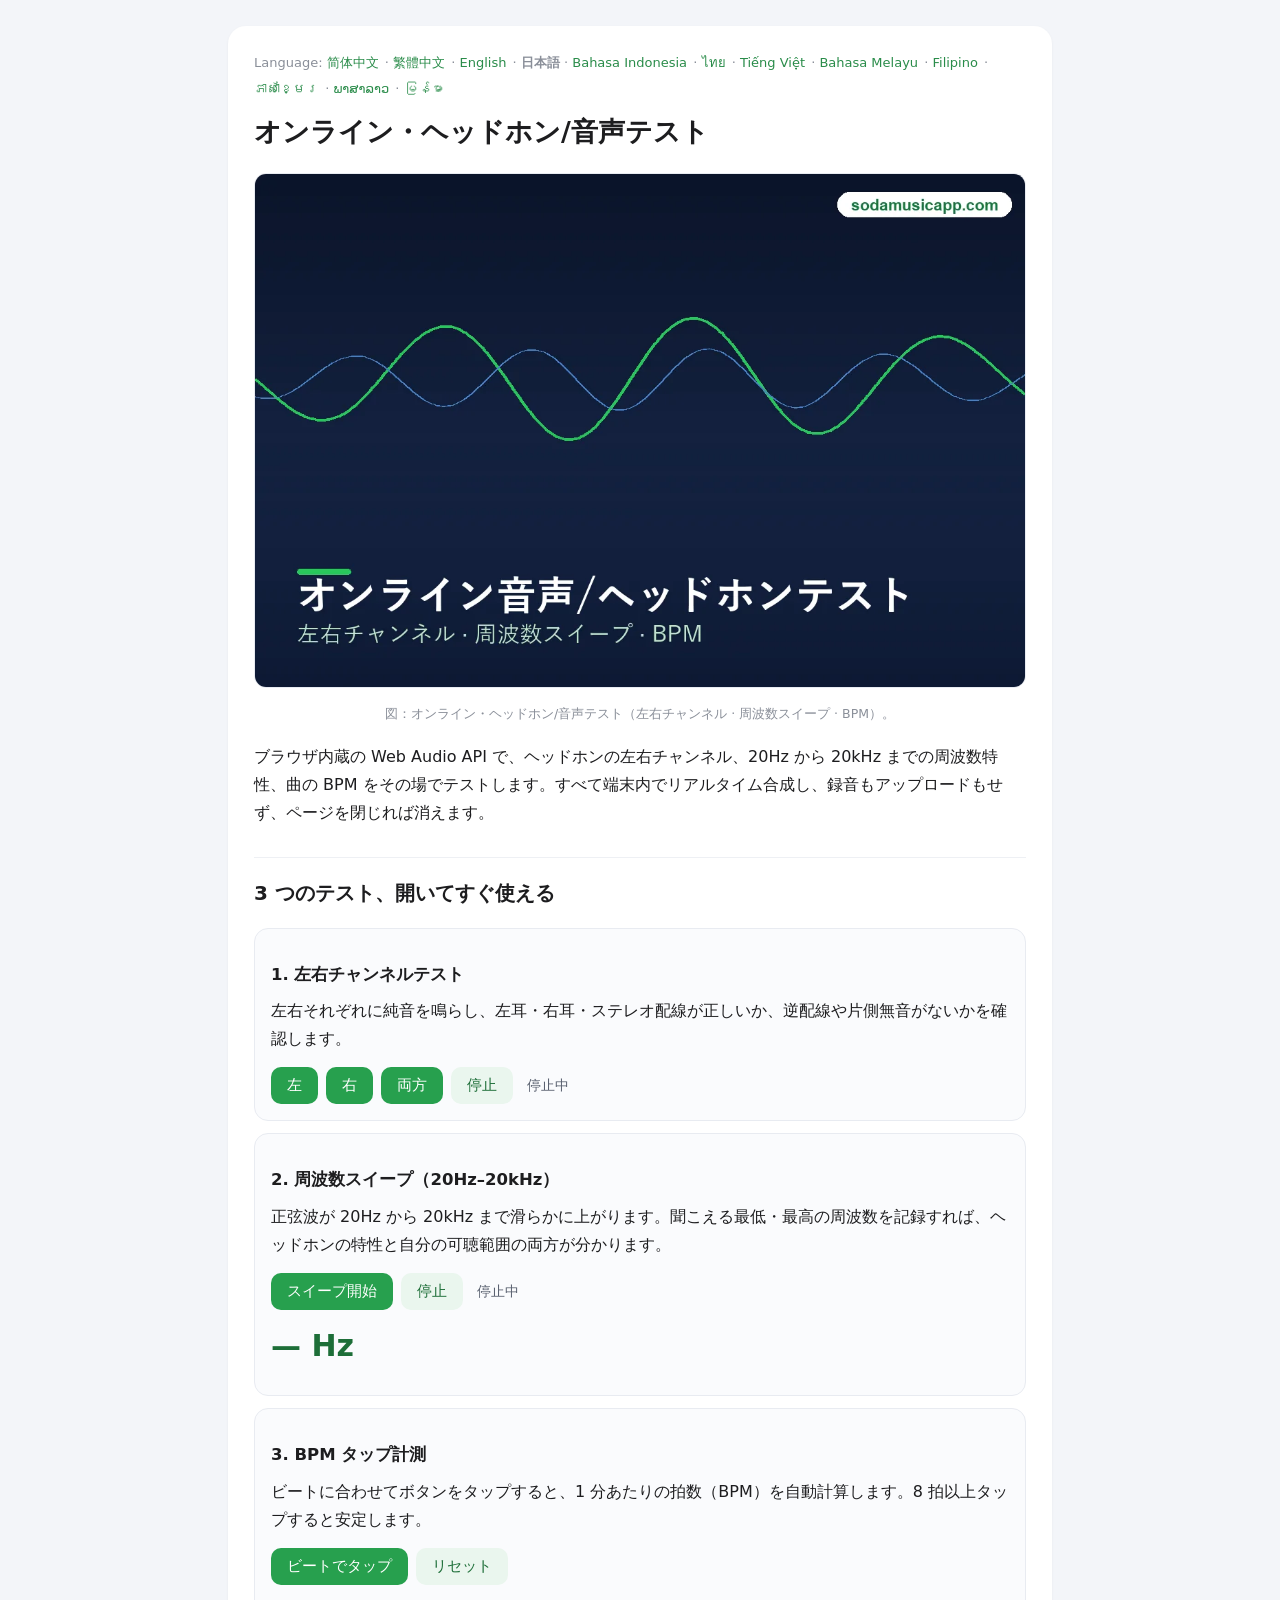
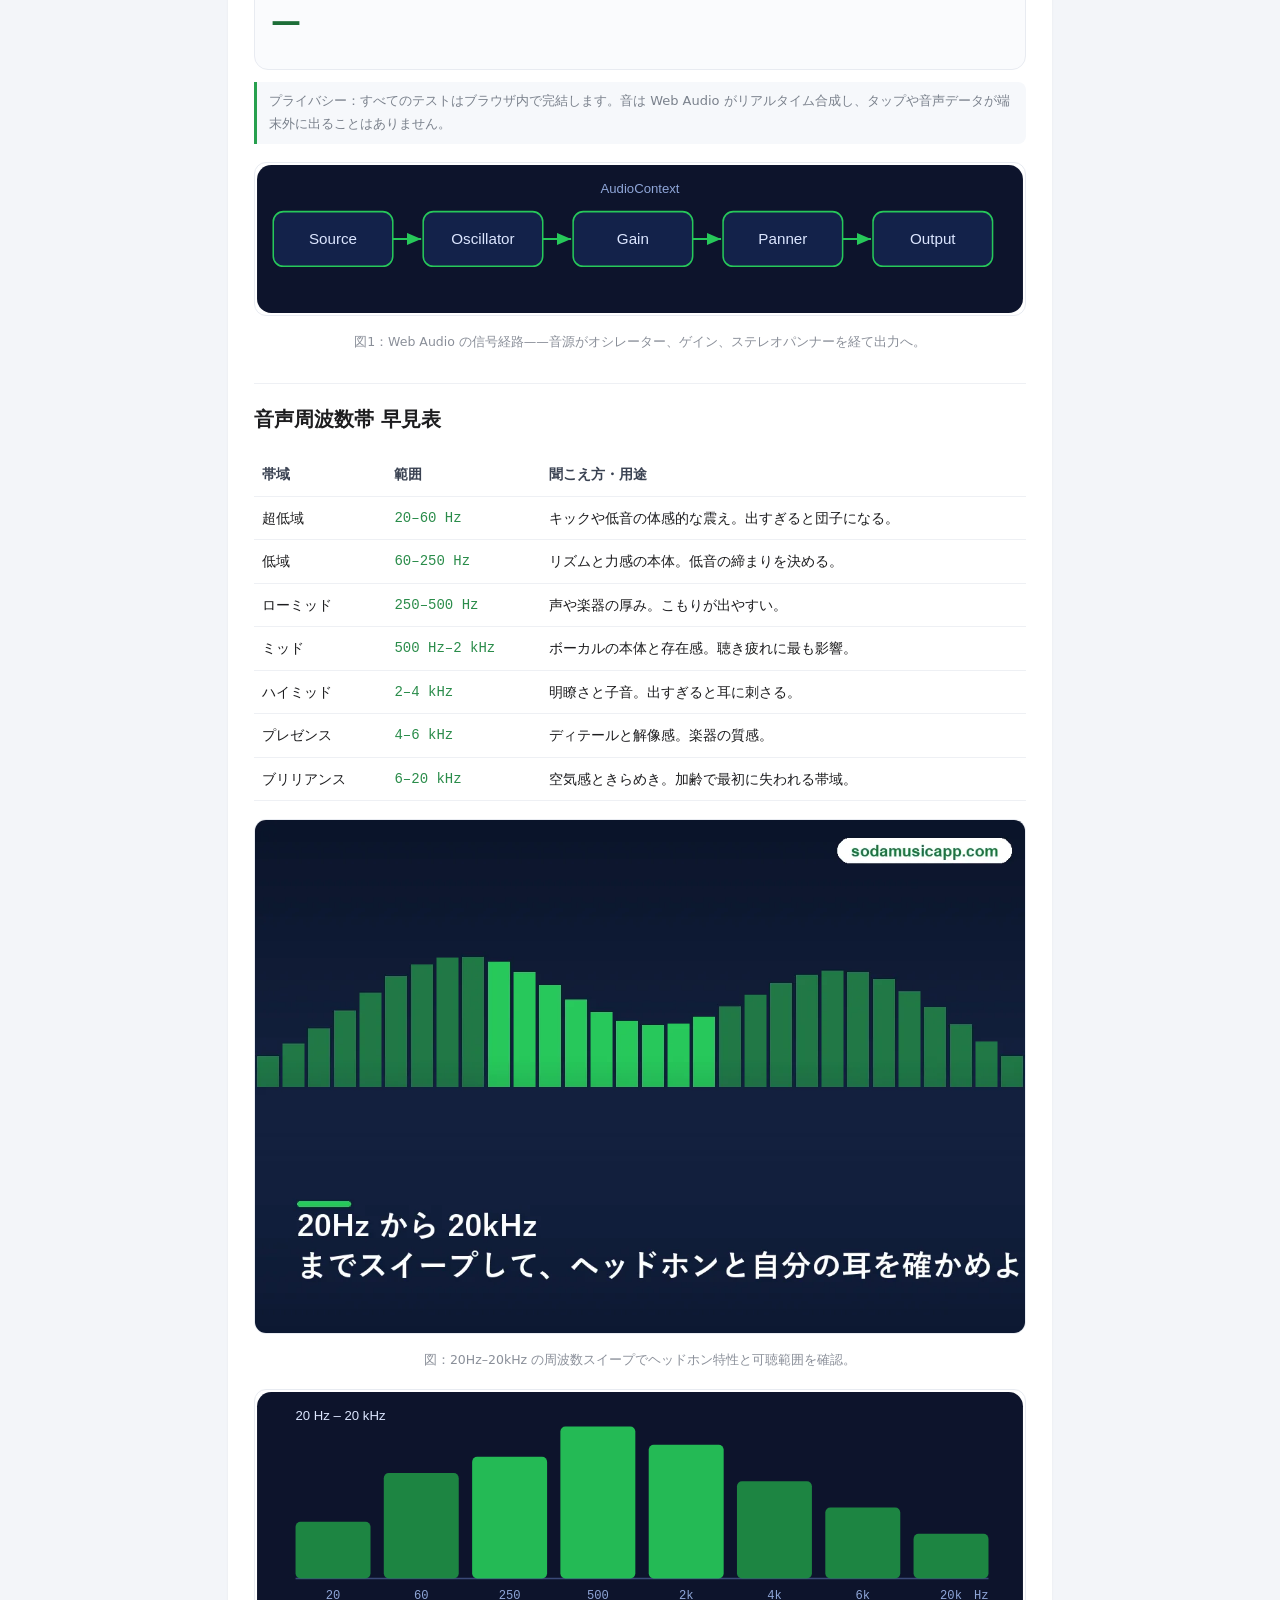
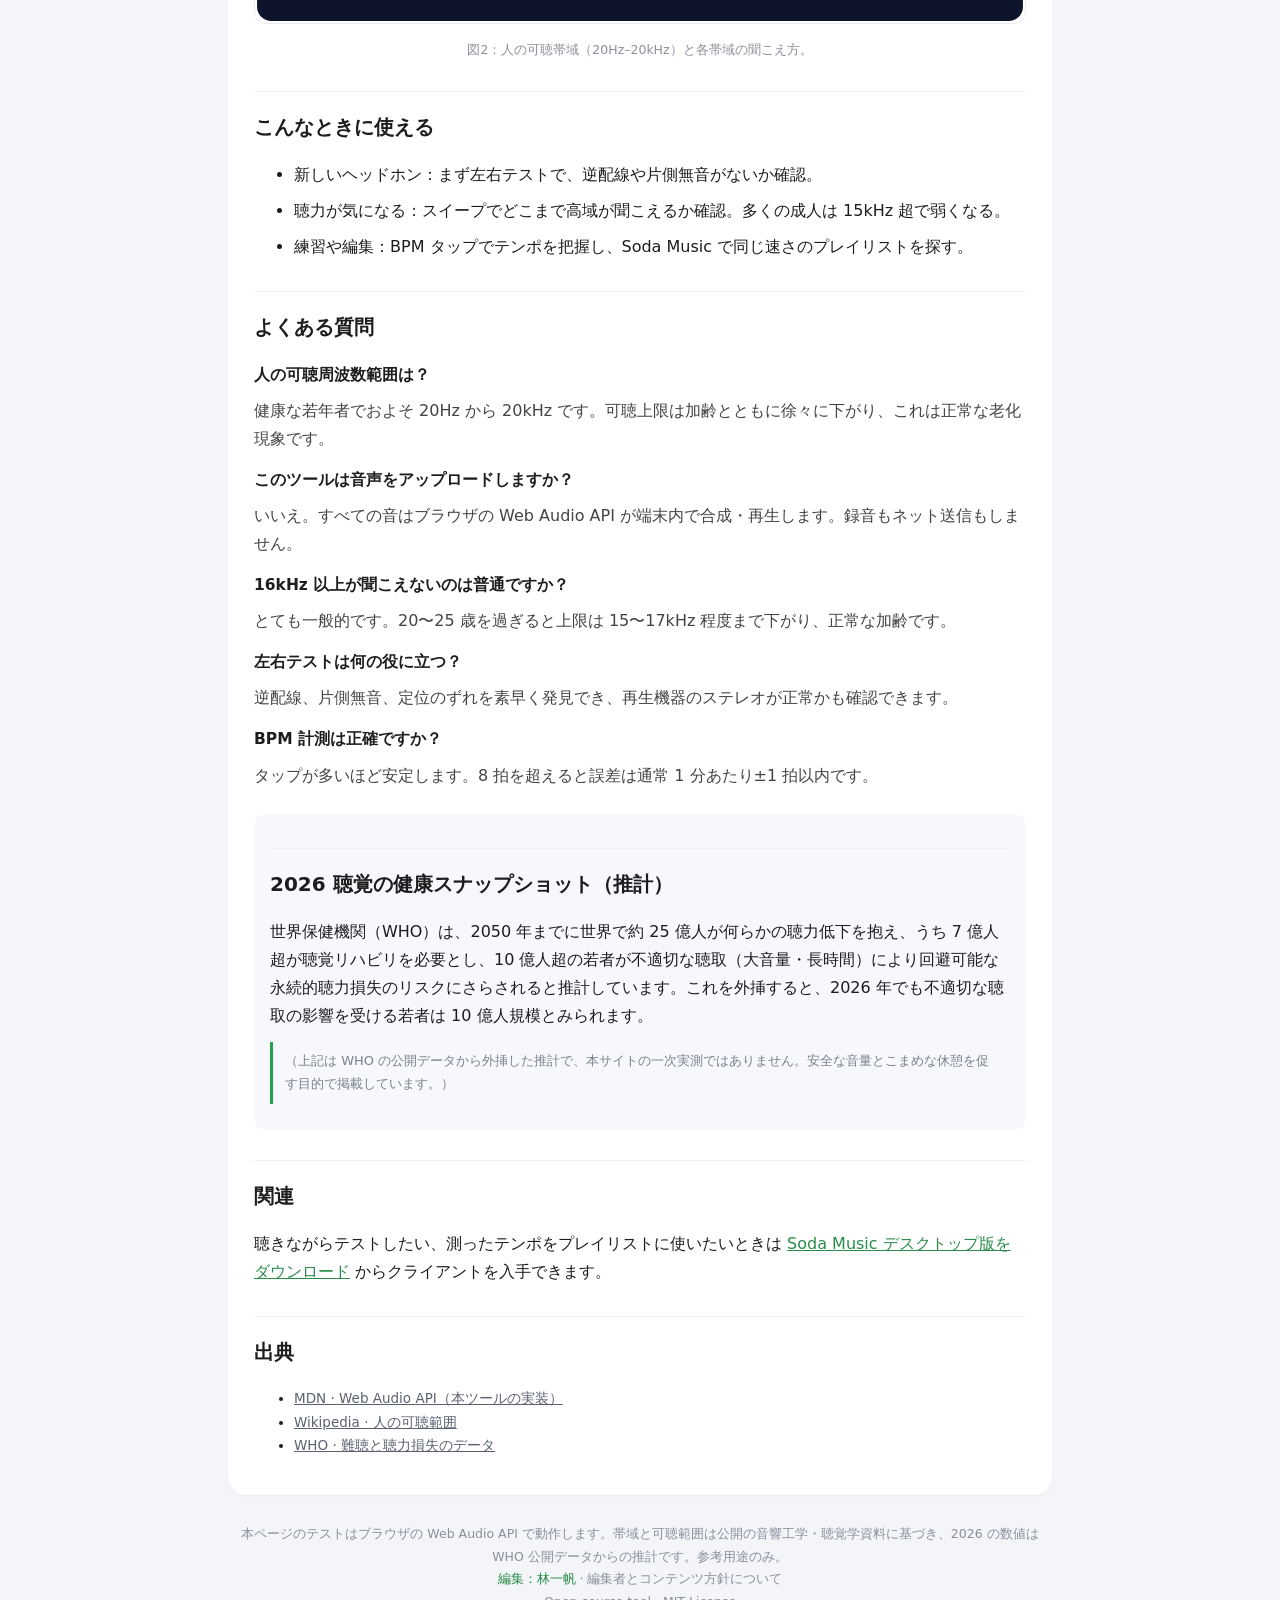
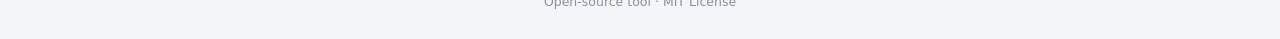
<file: ja/index.html>
<!DOCTYPE html><html lang="ja"><head><meta charset="utf-8">
<meta name="viewport" content="width=device-width,initial-scale=1">
<title>ヘッドホン左右チャンネルテスト・周波数スイープ・BPMタップ｜オンライン音声テスト</title>
<meta name="description" content="無料のオンライン・ヘッドホン/音声テスト：左右チャンネル確認、20Hz–20kHz の周波数スイープで再生特性と聴力を確認、BPM タップ計測。Web Audio でブラウザ内動作、アップロードなし。">
<link rel="canonical" href="https://ishabamir.github.io/ja/">
<link rel="alternate" hreflang="zh-Hans" href="https://ishabamir.github.io/">
<link rel="alternate" hreflang="zh-Hant" href="https://ishabamir.github.io/zh-tw/">
<link rel="alternate" hreflang="en" href="https://ishabamir.github.io/en/">
<link rel="alternate" hreflang="ja" href="https://ishabamir.github.io/ja/">
<link rel="alternate" hreflang="id" href="https://ishabamir.github.io/id/">
<link rel="alternate" hreflang="th" href="https://ishabamir.github.io/th/">
<link rel="alternate" hreflang="vi" href="https://ishabamir.github.io/vi/">
<link rel="alternate" hreflang="ms" href="https://ishabamir.github.io/ms/">
<link rel="alternate" hreflang="fil" href="https://ishabamir.github.io/fil/">
<link rel="alternate" hreflang="km" href="https://ishabamir.github.io/km/">
<link rel="alternate" hreflang="lo" href="https://ishabamir.github.io/lo/">
<link rel="alternate" hreflang="my" href="https://ishabamir.github.io/my/">
<link rel="alternate" hreflang="x-default" href="https://ishabamir.github.io/">
<link rel="stylesheet" href="/style.css">
<script type="application/ld+json">
{
 "@context": "https://schema.org",
 "@graph": [
  {
   "@type": "WebApplication",
   "name": "オンライン音声/ヘッドホンテスト",
   "url": "https://ishabamir.github.io/ja/",
   "applicationCategory": "MultimediaApplication",
   "operatingSystem": "Web browser",
   "browserRequirements": "Requires Web Audio API",
   "inLanguage": "ja",
   "description": "無料のオンライン・ヘッドホン/音声テスト：左右チャンネル確認、20Hz–20kHz の周波数スイープで再生特性と聴力を確認、BPM タップ計測。Web Audio でブラウザ内動作、アップロードなし。",
   "isAccessibleForFree": true,
   "offers": {
    "@type": "Offer",
    "price": "0",
    "priceCurrency": "USD"
   },
   "author": {
    "@type": "Person",
    "name": "Lin Yifan",
    "url": "https://ishabamir.github.io/about-editorial/"
   }
  },
  {
   "@type": "FAQPage",
   "inLanguage": "ja",
   "url": "https://ishabamir.github.io/ja/",
   "mainEntity": [
    {
     "@type": "Question",
     "name": "人の可聴周波数範囲は？",
     "acceptedAnswer": {
      "@type": "Answer",
      "text": "健康な若年者でおよそ 20Hz から 20kHz です。可聴上限は加齢とともに徐々に下がり、これは正常な老化現象です。"
     }
    },
    {
     "@type": "Question",
     "name": "このツールは音声をアップロードしますか？",
     "acceptedAnswer": {
      "@type": "Answer",
      "text": "いいえ。すべての音はブラウザの Web Audio API が端末内で合成・再生します。録音もネット送信もしません。"
     }
    },
    {
     "@type": "Question",
     "name": "16kHz 以上が聞こえないのは普通ですか？",
     "acceptedAnswer": {
      "@type": "Answer",
      "text": "とても一般的です。20〜25 歳を過ぎると上限は 15〜17kHz 程度まで下がり、正常な加齢です。"
     }
    },
    {
     "@type": "Question",
     "name": "左右テストは何の役に立つ？",
     "acceptedAnswer": {
      "@type": "Answer",
      "text": "逆配線、片側無音、定位のずれを素早く発見でき、再生機器のステレオが正常かも確認できます。"
     }
    },
    {
     "@type": "Question",
     "name": "BPM 計測は正確ですか？",
     "acceptedAnswer": {
      "@type": "Answer",
      "text": "タップが多いほど安定します。8 拍を超えると誤差は通常 1 分あたり±1 拍以内です。"
     }
    }
   ]
  }
 ]
}
</script>
</head>
<body><div class="wrap"><main>
<nav class="lang">Language: <a href="/">简体中文</a> · <a href="/zh-tw/">繁體中文</a> · <a href="/en/">English</a> · <strong>日本語</strong> · <a href="/id/">Bahasa Indonesia</a> · <a href="/th/">ไทย</a> · <a href="/vi/">Tiếng Việt</a> · <a href="/ms/">Bahasa Melayu</a> · <a href="/fil/">Filipino</a> · <a href="/km/">ភាសាខ្មែរ</a> · <a href="/lo/">ພາສາລາວ</a> · <a href="/my/">မြန်မာ</a></nav>
<h1>オンライン・ヘッドホン/音声テスト</h1>
<figure class="i4png"><picture><source type="image/webp" srcset="/img/cover_ja.webp"><img src="/img/cover_ja.png" alt="オンライン・ヘッドホン/音声テストツールの図" fetchpriority="high" width="1120" height="746"></picture><figcaption>図：オンライン・ヘッドホン/音声テスト（左右チャンネル · 周波数スイープ · BPM）。</figcaption></figure>
<p>ブラウザ内蔵の Web Audio API で、ヘッドホンの左右チャンネル、20Hz から 20kHz までの周波数特性、曲の BPM をその場でテストします。すべて端末内でリアルタイム合成し、録音もアップロードもせず、ページを閉じれば消えます。</p>
<h2>3 つのテスト、開いてすぐ使える</h2>
<div class="tool"><h3>1. 左右チャンネルテスト</h3><p>左右それぞれに純音を鳴らし、左耳・右耳・ステレオ配線が正しいか、逆配線や片側無音がないかを確認します。</p><button id="lr-left">左</button><button id="lr-right">右</button><button id="lr-both">両方</button><button id="lr-stop" class="ghost">停止</button><span id="lrstate" class="state">停止中</span></div><div class="tool"><h3>2. 周波数スイープ（20Hz–20kHz）</h3><p>正弦波が 20Hz から 20kHz まで滑らかに上がります。聞こえる最低・最高の周波数を記録すれば、ヘッドホンの特性と自分の可聴範囲の両方が分かります。</p><button id="sweep-start">スイープ開始</button><button id="sweep-stop" class="ghost">停止</button><span id="sweepstate" class="state">停止中</span><div class="big" id="sweephz">— Hz</div></div><div class="tool"><h3>3. BPM タップ計測</h3><p>ビートに合わせてボタンをタップすると、1 分あたりの拍数（BPM）を自動計算します。8 拍以上タップすると安定します。</p><button id="bpm-tap">ビートでタップ</button><button id="bpm-reset" class="ghost">リセット</button><div class="big" id="bpmval">—</div></div><p class="note">プライバシー：すべてのテストはブラウザ内で完結します。音は Web Audio がリアルタイム合成し、タップや音声データが端末外に出ることはありません。</p>
<figure class="diagwrap"><svg viewBox="0 0 760 150" xmlns="http://www.w3.org/2000/svg" role="img" aria-label="Web Audio signal chain" class="diag"><defs><marker id="ar" markerWidth="9" markerHeight="9" refX="7" refY="3" orient="auto"><path d="M0,0 L7,3 L0,6 Z" fill="#27c85a"/></marker></defs><rect x="2" y="2" width="756" height="146" rx="14" fill="#0d142c"/><rect x="18" y="48" width="118" height="54" rx="10" fill="#13224a" stroke="#27c85a" stroke-width="1.5"/><text x="77" y="80" fill="#dce6ff" font-family="Segoe UI,Arial" font-size="15" text-anchor="middle">Source</text><line x1="136" y1="75" x2="164" y2="75" stroke="#27c85a" stroke-width="2" marker-end="url(#ar)"/><rect x="166" y="48" width="118" height="54" rx="10" fill="#13224a" stroke="#27c85a" stroke-width="1.5"/><text x="225" y="80" fill="#dce6ff" font-family="Segoe UI,Arial" font-size="15" text-anchor="middle">Oscillator</text><line x1="284" y1="75" x2="312" y2="75" stroke="#27c85a" stroke-width="2" marker-end="url(#ar)"/><rect x="314" y="48" width="118" height="54" rx="10" fill="#13224a" stroke="#27c85a" stroke-width="1.5"/><text x="373" y="80" fill="#dce6ff" font-family="Segoe UI,Arial" font-size="15" text-anchor="middle">Gain</text><line x1="432" y1="75" x2="460" y2="75" stroke="#27c85a" stroke-width="2" marker-end="url(#ar)"/><rect x="462" y="48" width="118" height="54" rx="10" fill="#13224a" stroke="#27c85a" stroke-width="1.5"/><text x="521" y="80" fill="#dce6ff" font-family="Segoe UI,Arial" font-size="15" text-anchor="middle">Panner</text><line x1="580" y1="75" x2="608" y2="75" stroke="#27c85a" stroke-width="2" marker-end="url(#ar)"/><rect x="610" y="48" width="118" height="54" rx="10" fill="#13224a" stroke="#27c85a" stroke-width="1.5"/><text x="669" y="80" fill="#dce6ff" font-family="Segoe UI,Arial" font-size="15" text-anchor="middle">Output</text><text x="380" y="30" fill="#8fa6d8" font-family="Segoe UI,Arial" font-size="13" text-anchor="middle">AudioContext</text></svg><figcaption>図1：Web Audio の信号経路——音源がオシレーター、ゲイン、ステレオパンナーを経て出力へ。</figcaption></figure>
<h2>音声周波数帯 早見表</h2>
<table><tr><th>帯域</th><th>範囲</th><th>聞こえ方・用途</th></tr><tr><td>超低域</td><td class="mono">20–60 Hz</td><td>キックや低音の体感的な震え。出すぎると団子になる。</td></tr><tr><td>低域</td><td class="mono">60–250 Hz</td><td>リズムと力感の本体。低音の締まりを決める。</td></tr><tr><td>ローミッド</td><td class="mono">250–500 Hz</td><td>声や楽器の厚み。こもりが出やすい。</td></tr><tr><td>ミッド</td><td class="mono">500 Hz–2 kHz</td><td>ボーカルの本体と存在感。聴き疲れに最も影響。</td></tr><tr><td>ハイミッド</td><td class="mono">2–4 kHz</td><td>明瞭さと子音。出すぎると耳に刺さる。</td></tr><tr><td>プレゼンス</td><td class="mono">4–6 kHz</td><td>ディテールと解像感。楽器の質感。</td></tr><tr><td>ブリリアンス</td><td class="mono">6–20 kHz</td><td>空気感ときらめき。加齢で最初に失われる帯域。</td></tr></table>
<figure class="i4png"><picture><source type="image/webp" srcset="/img/board_ja.webp"><img src="/img/board_ja.png" alt="人の可聴帯域とスイープの図" loading="lazy" width="1120" height="746"></picture><figcaption>図：20Hz–20kHz の周波数スイープでヘッドホン特性と可聴範囲を確認。</figcaption></figure>
<figure class="diagwrap"><svg viewBox="0 0 760 230" xmlns="http://www.w3.org/2000/svg" role="img" aria-label="Human audible frequency spectrum 20Hz to 20kHz" class="diag"><rect x="2" y="2" width="756" height="226" rx="14" fill="#0d142c"/><line x1="40" y1="186" x2="724" y2="186" stroke="#3a4a78" stroke-width="1.5"/><rect x="40.0" y="130" width="74" height="56" rx="5" fill="#1f8f45" opacity="0.92"/><text x="77.0" y="206" fill="#8fa6d8" font-family="Consolas,monospace" font-size="12" text-anchor="middle">20</text><rect x="127.1" y="82" width="74" height="104" rx="5" fill="#1f8f45" opacity="0.92"/><text x="164.1" y="206" fill="#8fa6d8" font-family="Consolas,monospace" font-size="12" text-anchor="middle">60</text><rect x="214.3" y="66" width="74" height="120" rx="5" fill="#27c85a" opacity="0.92"/><text x="251.3" y="206" fill="#8fa6d8" font-family="Consolas,monospace" font-size="12" text-anchor="middle">250</text><rect x="301.4" y="36" width="74" height="150" rx="5" fill="#27c85a" opacity="0.92"/><text x="338.4" y="206" fill="#8fa6d8" font-family="Consolas,monospace" font-size="12" text-anchor="middle">500</text><rect x="388.6" y="54" width="74" height="132" rx="5" fill="#27c85a" opacity="0.92"/><text x="425.6" y="206" fill="#8fa6d8" font-family="Consolas,monospace" font-size="12" text-anchor="middle">2k</text><rect x="475.7" y="90" width="74" height="96" rx="5" fill="#1f8f45" opacity="0.92"/><text x="512.7" y="206" fill="#8fa6d8" font-family="Consolas,monospace" font-size="12" text-anchor="middle">4k</text><rect x="562.9" y="116" width="74" height="70" rx="5" fill="#1f8f45" opacity="0.92"/><text x="599.9" y="206" fill="#8fa6d8" font-family="Consolas,monospace" font-size="12" text-anchor="middle">6k</text><rect x="650.0" y="142" width="74" height="44" rx="5" fill="#1f8f45" opacity="0.92"/><text x="687.0" y="206" fill="#8fa6d8" font-family="Consolas,monospace" font-size="12" text-anchor="middle">20k</text><text x="724" y="206" fill="#8fa6d8" font-family="Consolas,monospace" font-size="12" text-anchor="end">Hz</text><text x="40" y="30" fill="#dce6ff" font-family="Segoe UI,Arial" font-size="13">20 Hz – 20 kHz</text></svg><figcaption>図2：人の可聴帯域（20Hz–20kHz）と各帯域の聞こえ方。</figcaption></figure>
<h2>こんなときに使える</h2>
<ul class="scenes"><li>新しいヘッドホン：まず左右テストで、逆配線や片側無音がないか確認。</li><li>聴力が気になる：スイープでどこまで高域が聞こえるか確認。多くの成人は 15kHz 超で弱くなる。</li><li>練習や編集：BPM タップでテンポを把握し、Soda Music で同じ速さのプレイリストを探す。</li></ul><h2>よくある質問</h2>
<div class="faq"><h3>人の可聴周波数範囲は？</h3><p>健康な若年者でおよそ 20Hz から 20kHz です。可聴上限は加齢とともに徐々に下がり、これは正常な老化現象です。</p><h3>このツールは音声をアップロードしますか？</h3><p>いいえ。すべての音はブラウザの Web Audio API が端末内で合成・再生します。録音もネット送信もしません。</p><h3>16kHz 以上が聞こえないのは普通ですか？</h3><p>とても一般的です。20〜25 歳を過ぎると上限は 15〜17kHz 程度まで下がり、正常な加齢です。</p><h3>左右テストは何の役に立つ？</h3><p>逆配線、片側無音、定位のずれを素早く発見でき、再生機器のステレオが正常かも確認できます。</p><h3>BPM 計測は正確ですか？</h3><p>タップが多いほど安定します。8 拍を超えると誤差は通常 1 分あたり±1 拍以内です。</p></div><section id="i4data"><h2>2026 聴覚の健康スナップショット（推計）</h2><p>世界保健機関（WHO）は、2050 年までに世界で約 25 億人が何らかの聴力低下を抱え、うち 7 億人超が聴覚リハビリを必要とし、10 億人超の若者が不適切な聴取（大音量・長時間）により回避可能な永続的聴力損失のリスクにさらされると推計しています。これを外挿すると、2026 年でも不適切な聴取の影響を受ける若者は 10 億人規模とみられます。</p><p class="note">（上記は WHO の公開データから外挿した推計で、本サイトの一次実測ではありません。安全な音量とこまめな休憩を促す目的で掲載しています。）</p></section><div class="related"><h2>関連</h2><p>聴きながらテストしたい、測ったテンポをプレイリストに使いたいときは <a href="https://sodamusicapp.com/download/">Soda Music デスクトップ版をダウンロード</a> からクライアントを入手できます。</p></div><div class="src"><h2>出典</h2><ul><li><a href="https://developer.mozilla.org/en-US/docs/Web/API/Web_Audio_API" rel="nofollow" target="_blank">MDN · Web Audio API（本ツールの実装）</a></li><li><a href="https://en.wikipedia.org/wiki/Hearing_range" rel="nofollow" target="_blank">Wikipedia · 人の可聴範囲</a></li><li><a href="https://www.who.int/news-room/fact-sheets/detail/deafness-and-hearing-loss" rel="nofollow" target="_blank">WHO · 難聴と聴力損失のデータ</a></li></ul></div>
</main>
<footer>本ページのテストはブラウザの Web Audio API で動作します。帯域と可聴範囲は公開の音響工学・聴覚学資料に基づき、2026 の数値は WHO 公開データからの推計です。参考用途のみ。<br><a href="/about-editorial/">編集：林一帆</a> · 編集者とコンテンツ方針について<br>Open-source tool · MIT License</footer>
</div>
<script>window.L={"js_idle": "停止中", "js_playing": "再生中", "js_sweeping": "スイープ中…", "js_taps": "タップを続けて…", "js_bpm": "BPM", "lr_left": "左", "lr_right": "右", "lr_both": "両方", "left": "左", "right": "右", "both": "両方", "idle": "停止中", "playing": "再生中", "sweeping": "スイープ中…", "taps": "タップを続けて…", "bpm": "BPM"};</script>
<script src="/app.js"></script></body></html>
</file>
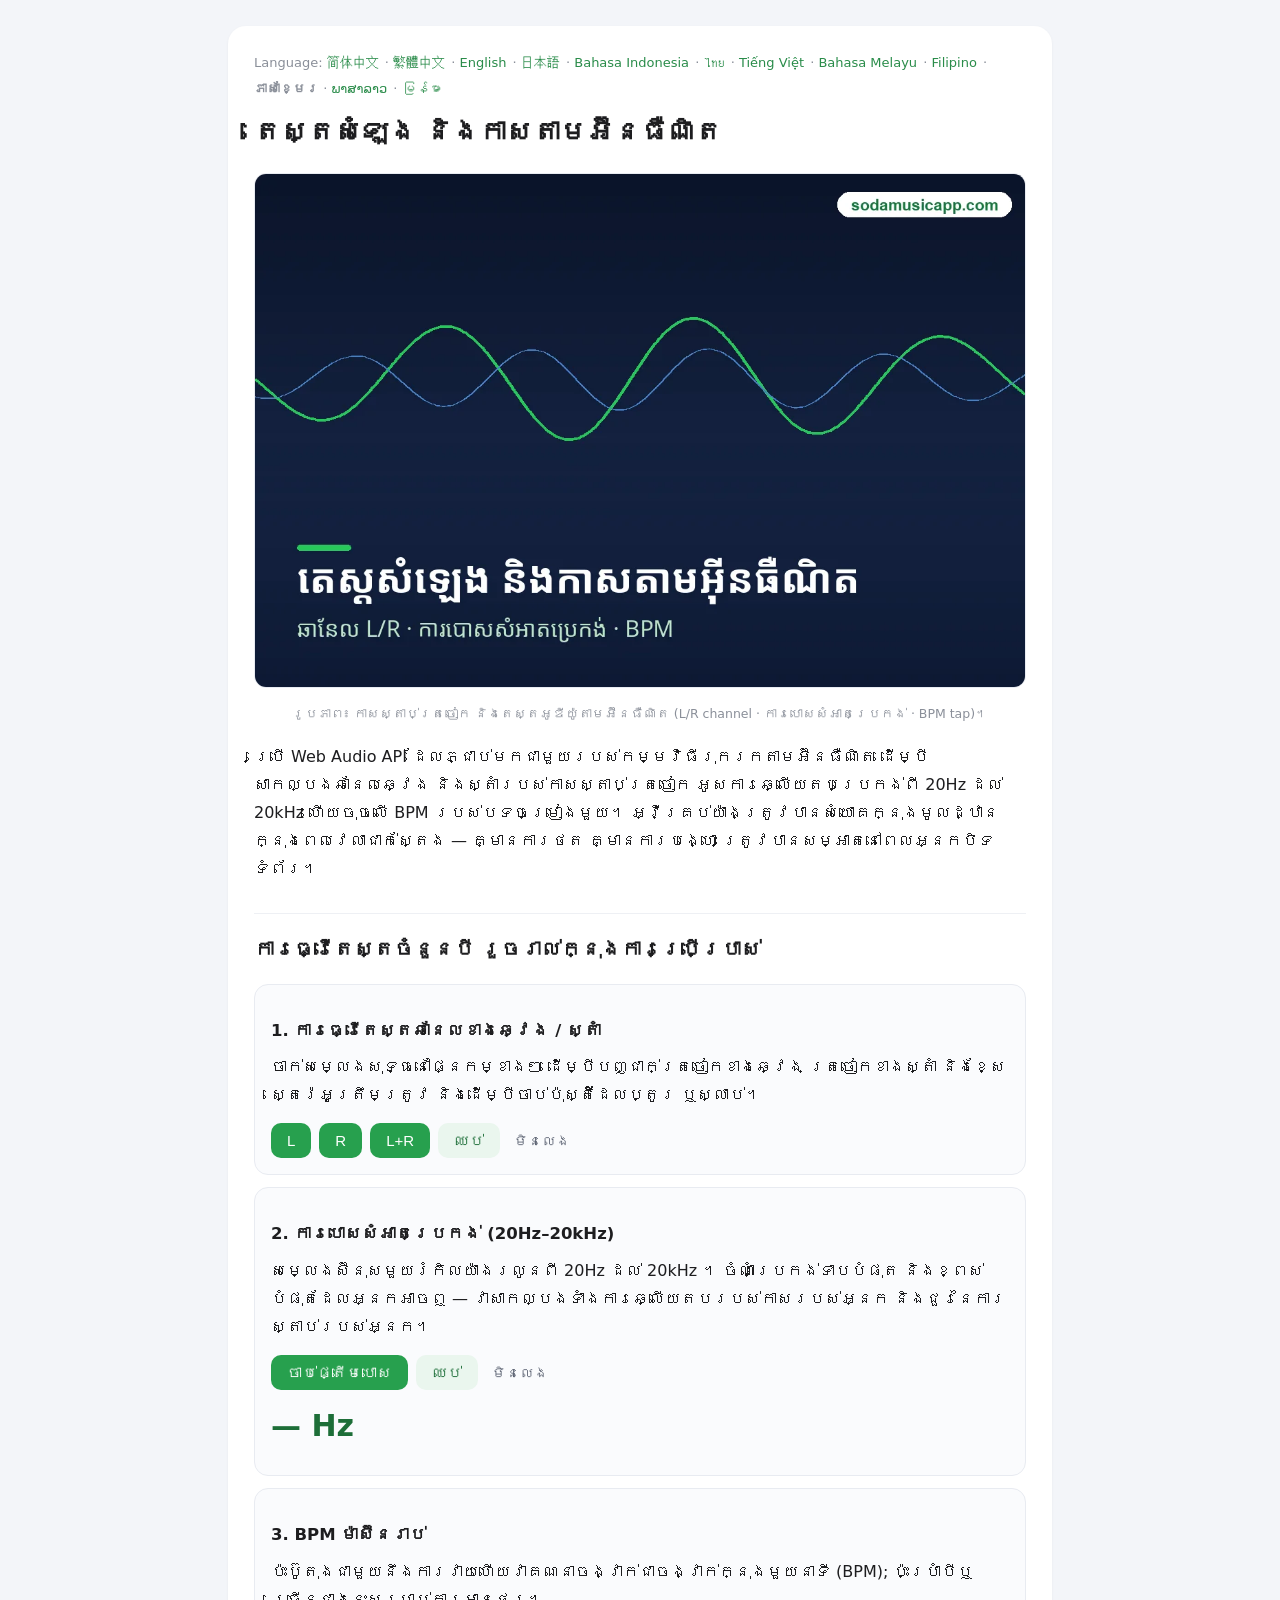
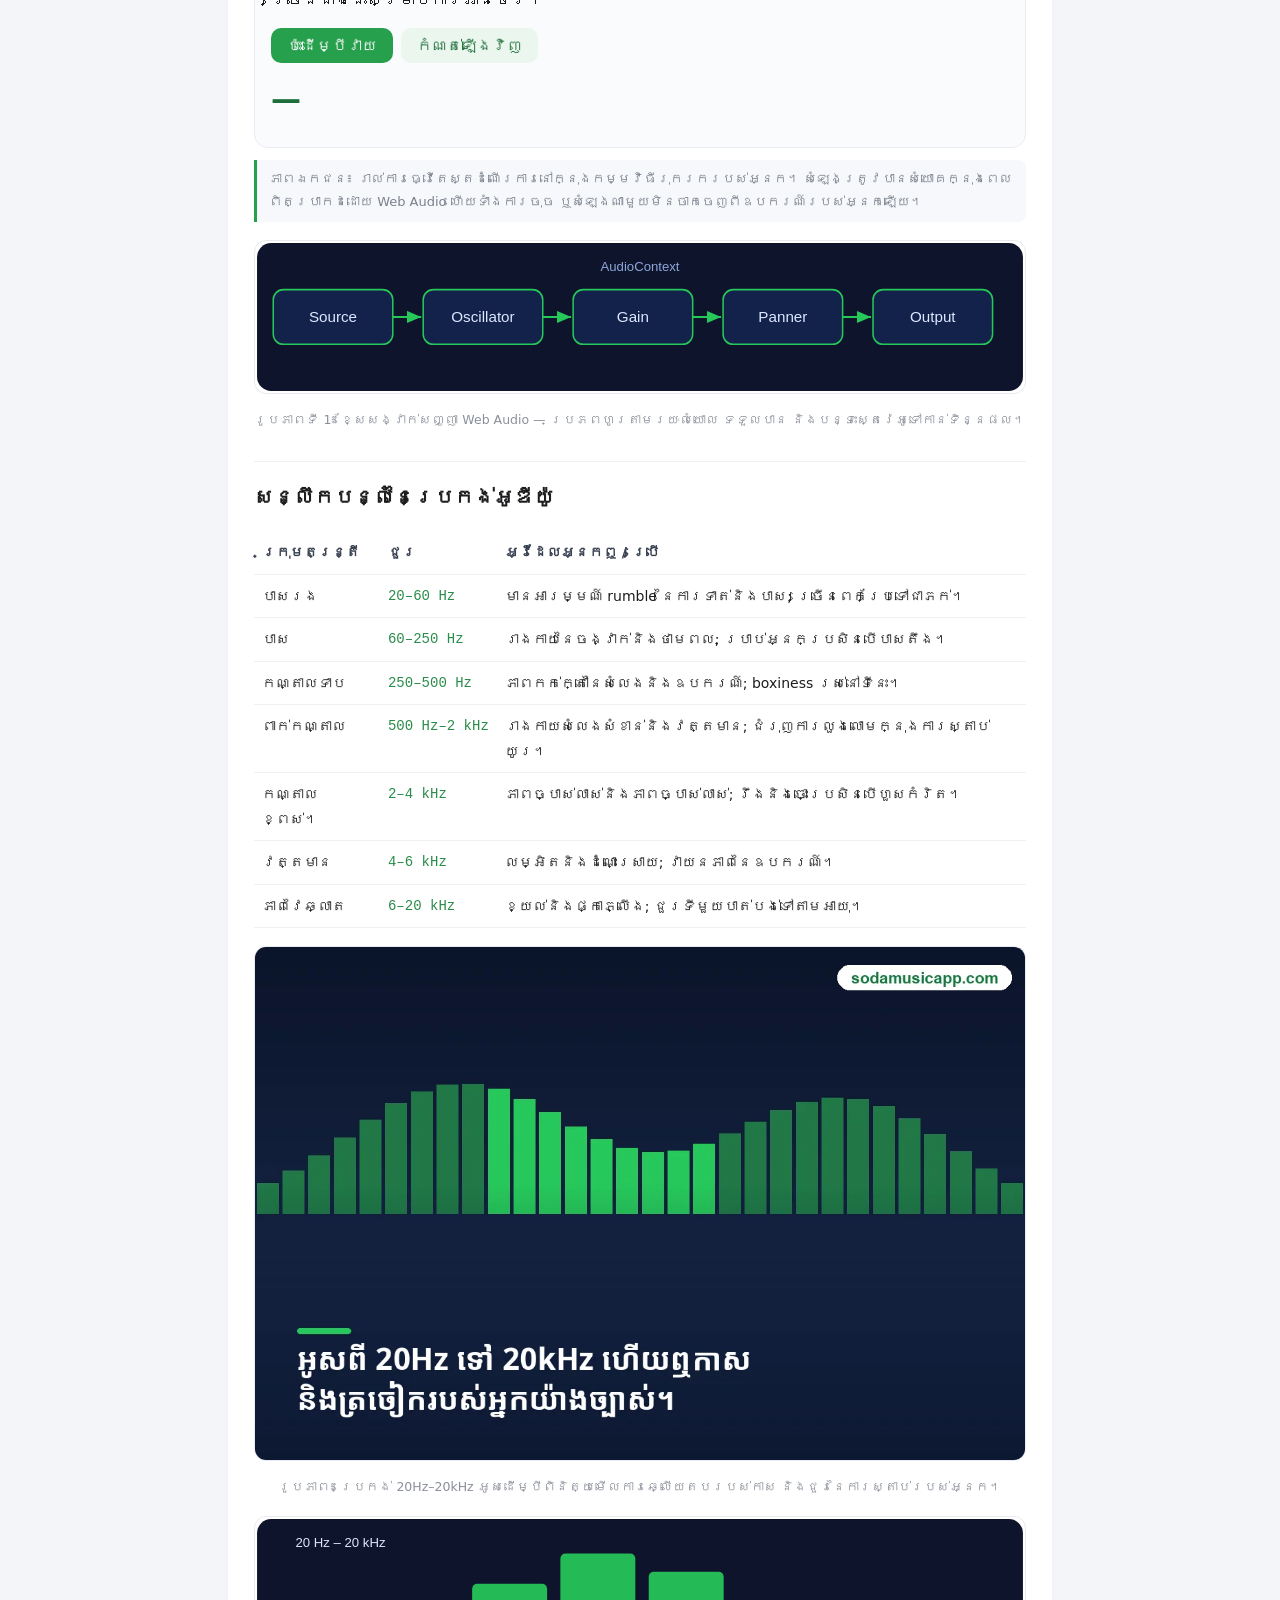
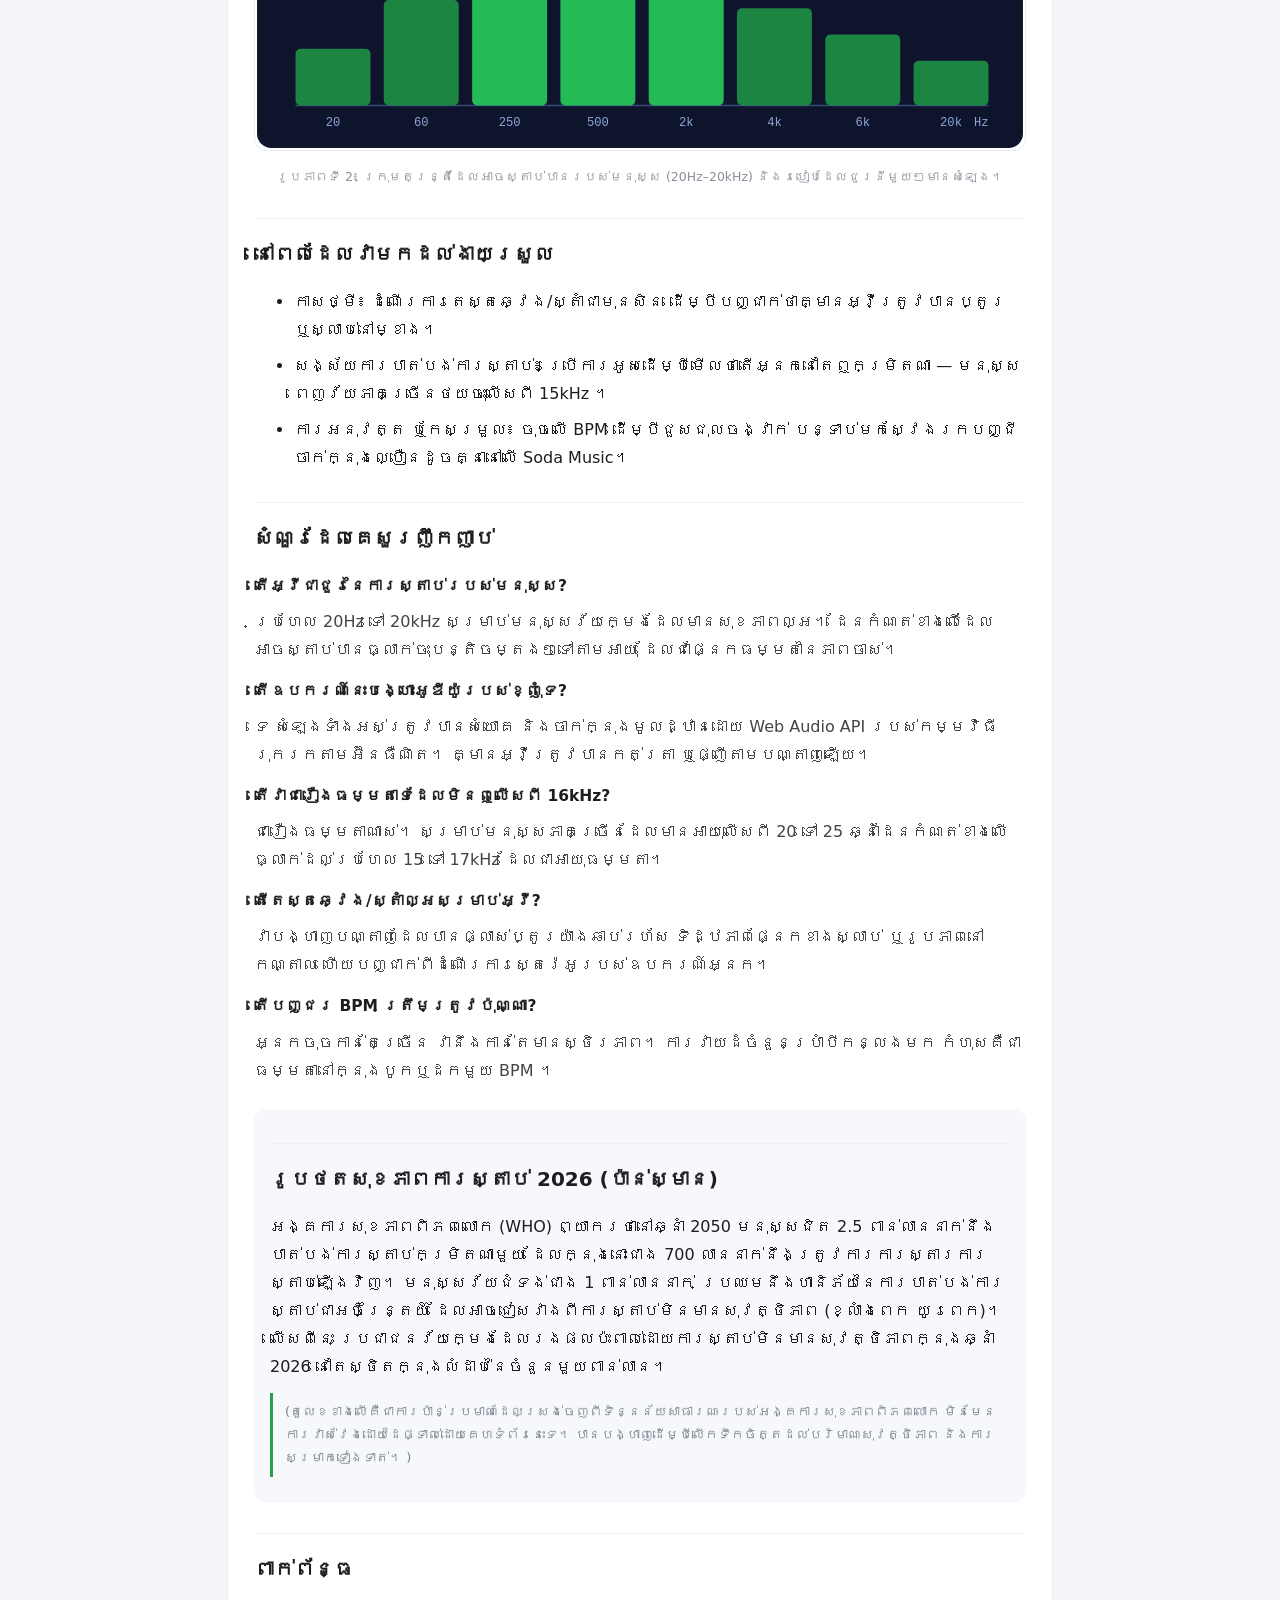
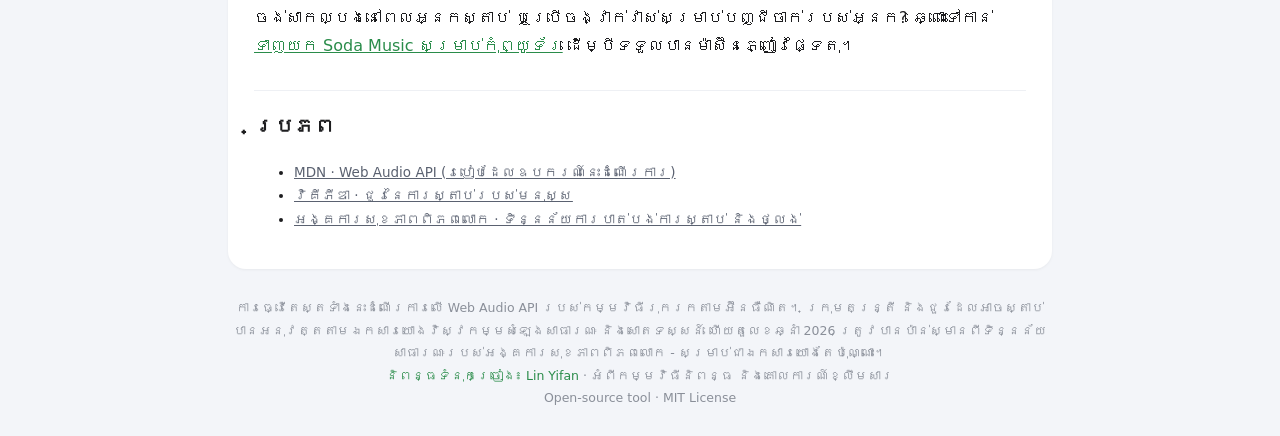
<file: km/index.html>
<!DOCTYPE html><html lang="km"><head><meta charset="utf-8">
<meta name="viewport" content="width=device-width,initial-scale=1">
<title>តេស្តឆានែលឆ្វេង/ស្តាំរបស់កាស · Frequency Sweep · BPM Tap | តេស្តសំឡេងតាមអ៊ីនធឺណិត</title>
<meta name="description" content="កាសស្តាប់ត្រចៀក និងការធ្វើតេស្តអូឌីយ៉ូតាមអ៊ីនធឺណិតដោយឥតគិតថ្លៃ៖ ការត្រួតពិនិត្យឆានែលឆ្វេង/ស្តាំ ការបោសសម្អាតប្រេកង់ 20Hz–20kHz សម្រាប់ការឆ្លើយតប និងការស្តាប់ ការចុចបញ្ជរ BPM ។ ដំណើរការនៅក្នុងកម្មវិធីរុករកតាមអ៊ីនធឺណិតរបស់អ្នកតាមរយៈ Web Audio — គ្មានអ្វីត្រូវបានផ្ទុកឡើងទេ។">
<link rel="canonical" href="https://ishabamir.github.io/km/">
<link rel="alternate" hreflang="zh-Hans" href="https://ishabamir.github.io/">
<link rel="alternate" hreflang="zh-Hant" href="https://ishabamir.github.io/zh-tw/">
<link rel="alternate" hreflang="en" href="https://ishabamir.github.io/en/">
<link rel="alternate" hreflang="ja" href="https://ishabamir.github.io/ja/">
<link rel="alternate" hreflang="id" href="https://ishabamir.github.io/id/">
<link rel="alternate" hreflang="th" href="https://ishabamir.github.io/th/">
<link rel="alternate" hreflang="vi" href="https://ishabamir.github.io/vi/">
<link rel="alternate" hreflang="ms" href="https://ishabamir.github.io/ms/">
<link rel="alternate" hreflang="fil" href="https://ishabamir.github.io/fil/">
<link rel="alternate" hreflang="km" href="https://ishabamir.github.io/km/">
<link rel="alternate" hreflang="lo" href="https://ishabamir.github.io/lo/">
<link rel="alternate" hreflang="my" href="https://ishabamir.github.io/my/">
<link rel="alternate" hreflang="x-default" href="https://ishabamir.github.io/">
<link rel="stylesheet" href="/style.css">
<script type="application/ld+json">
{
 "@context": "https://schema.org",
 "@graph": [
  {
   "@type": "WebApplication",
   "name": "តេស្តសំឡេង និងកាសតាមអ៊ីនធឺណិត",
   "url": "https://ishabamir.github.io/km/",
   "applicationCategory": "MultimediaApplication",
   "operatingSystem": "Web browser",
   "browserRequirements": "Requires Web Audio API",
   "inLanguage": "km",
   "description": "កាសស្តាប់ត្រចៀក និងការធ្វើតេស្តអូឌីយ៉ូតាមអ៊ីនធឺណិតដោយឥតគិតថ្លៃ៖ ការត្រួតពិនិត្យឆានែលឆ្វេង/ស្តាំ ការបោសសម្អាតប្រេកង់ 20Hz–20kHz សម្រាប់ការឆ្លើយតប និងការស្តាប់ ការចុចបញ្ជរ BPM ។ ដំណើរការនៅក្នុងកម្មវិធីរុករកតាមអ៊ីនធឺណិតរបស់អ្នកតាមរយៈ Web Audio — គ្មានអ្វីត្រូវបានផ្ទុកឡើងទេ។",
   "isAccessibleForFree": true,
   "offers": {
    "@type": "Offer",
    "price": "0",
    "priceCurrency": "USD"
   },
   "author": {
    "@type": "Person",
    "name": "Lin Yifan",
    "url": "https://ishabamir.github.io/about-editorial/"
   }
  },
  {
   "@type": "FAQPage",
   "inLanguage": "km",
   "url": "https://ishabamir.github.io/km/",
   "mainEntity": [
    {
     "@type": "Question",
     "name": "តើអ្វីជាជួរនៃការស្តាប់របស់មនុស្ស?",
     "acceptedAnswer": {
      "@type": "Answer",
      "text": "ប្រហែល 20Hz ទៅ 20kHz សម្រាប់មនុស្សវ័យក្មេងដែលមានសុខភាពល្អ។ ដែនកំណត់ខាងលើដែលអាចស្តាប់បានធ្លាក់ចុះបន្តិចម្តងៗទៅតាមអាយុ ដែលជាផ្នែកធម្មតានៃភាពចាស់។"
     }
    },
    {
     "@type": "Question",
     "name": "តើឧបករណ៍នេះបង្ហោះអូឌីយ៉ូរបស់ខ្ញុំទេ?",
     "acceptedAnswer": {
      "@type": "Answer",
      "text": "ទេ សំឡេងទាំងអស់ត្រូវបានសំយោគ និងចាក់ក្នុងមូលដ្ឋានដោយ Web Audio API របស់កម្មវិធីរុករកតាមអ៊ីនធឺណិត។ គ្មានអ្វីត្រូវបានកត់ត្រា ឬផ្ញើតាមបណ្តាញឡើយ។"
     }
    },
    {
     "@type": "Question",
     "name": "តើវាជារឿងធម្មតាទេដែលមិនឮលើសពី 16kHz?",
     "acceptedAnswer": {
      "@type": "Answer",
      "text": "ជារឿងធម្មតាណាស់។ សម្រាប់មនុស្សភាគច្រើនដែលមានអាយុលើសពី 20 ទៅ 25 ឆ្នាំដែនកំណត់ខាងលើធ្លាក់ដល់ប្រហែល 15 ទៅ 17kHz ដែលជាអាយុធម្មតា។"
     }
    },
    {
     "@type": "Question",
     "name": "តើតេស្តឆ្វេង/ស្តាំល្អសម្រាប់អ្វី?",
     "acceptedAnswer": {
      "@type": "Answer",
      "text": "វាបង្ហាញបណ្តាញដែលបានផ្លាស់ប្តូរយ៉ាងឆាប់រហ័ស ទិដ្ឋភាពផ្នែកខាងស្លាប់ ឬរូបភាពនៅកណ្តាល ហើយបញ្ជាក់ពីដំណើរការស្តេរ៉េអូរបស់ឧបករណ៍អ្នក។"
     }
    },
    {
     "@type": "Question",
     "name": "តើបញ្ជរ BPM ត្រឹមត្រូវប៉ុណ្ណា?",
     "acceptedAnswer": {
      "@type": "Answer",
      "text": "អ្នកចុចកាន់តែច្រើន វានឹងកាន់តែមានស្ថិរភាព។ ការវាយដំចំនួនប្រាំបីកន្លងមក កំហុសគឺជាធម្មតានៅក្នុងបូកឬដកមួយ BPM ។"
     }
    }
   ]
  }
 ]
}
</script>
</head>
<body><div class="wrap"><main>
<nav class="lang">Language: <a href="/">简体中文</a> · <a href="/zh-tw/">繁體中文</a> · <a href="/en/">English</a> · <a href="/ja/">日本語</a> · <a href="/id/">Bahasa Indonesia</a> · <a href="/th/">ไทย</a> · <a href="/vi/">Tiếng Việt</a> · <a href="/ms/">Bahasa Melayu</a> · <a href="/fil/">Filipino</a> · <strong>ភាសាខ្មែរ</strong> · <a href="/lo/">ພາສາລາວ</a> · <a href="/my/">မြန်မာ</a></nav>
<h1>តេស្តសំឡេង និងកាសតាមអ៊ីនធឺណិត</h1>
<figure class="i4png"><picture><source type="image/webp" srcset="/img/cover_km.webp"><img src="/img/cover_km.png" alt="ការបង្ហាញឧបករណ៍តេស្តសំឡេង និងកាសតាមអ៊ីនធឺណិត" fetchpriority="high" width="1120" height="746"></picture><figcaption>រូបភាព៖ កាសស្តាប់ត្រចៀក និងតេស្តអូឌីយ៉ូតាមអ៊ីនធឺណិត (L/R channel · ការបោសសំអាតប្រេកង់ · BPM tap)។</figcaption></figure>
<p>ប្រើ Web Audio API ដែលភ្ជាប់មកជាមួយរបស់កម្មវិធីរុករកតាមអ៊ីនធឺណិត ដើម្បីសាកល្បងឆានែលឆ្វេង និងស្តាំរបស់កាសស្តាប់ត្រចៀក អូសការឆ្លើយតបប្រេកង់ពី 20Hz ដល់ 20kHz ហើយចុចលើ BPM របស់បទចម្រៀងមួយ។ អ្វីគ្រប់យ៉ាងត្រូវបានសំយោគក្នុងមូលដ្ឋានក្នុងពេលវេលាជាក់ស្តែង — គ្មានការថត គ្មានការបង្ហោះ ត្រូវបានសម្អាតនៅពេលអ្នកបិទទំព័រ។</p>
<h2>ការធ្វើតេស្តចំនួនបី រួចរាល់ក្នុងការប្រើប្រាស់</h2>
<div class="tool"><h3>1. ការធ្វើតេស្តឆានែលខាងឆ្វេង / ស្តាំ</h3><p>ចាក់សម្លេងសុទ្ធនៅផ្នែកម្ខាងៗ ដើម្បីបញ្ជាក់ត្រចៀកខាងឆ្វេង ត្រចៀកខាងស្តាំ និងខ្សែស្តេរ៉េអូត្រឹមត្រូវ និងដើម្បីចាប់ប៉ុស្តិ៍ដែលប្តូរ ឬស្លាប់។</p><button id="lr-left">L</button><button id="lr-right">R</button><button id="lr-both">L+R</button><button id="lr-stop" class="ghost">ឈប់</button><span id="lrstate" class="state">មិនលេង</span></div><div class="tool"><h3>2. ការបោសសំអាតប្រេកង់ (20Hz–20kHz)</h3><p>សម្លេងស៊ីនុសមួយរំកិលយ៉ាងរលូនពី 20Hz ដល់ 20kHz ។ ចំណាំប្រេកង់ទាបបំផុត និងខ្ពស់បំផុតដែលអ្នកអាចឮ — វាសាកល្បងទាំងការឆ្លើយតបរបស់កាសរបស់អ្នក និងជួរនៃការស្តាប់របស់អ្នក។</p><button id="sweep-start">ចាប់ផ្តើមបោស</button><button id="sweep-stop" class="ghost">ឈប់</button><span id="sweepstate" class="state">មិនលេង</span><div class="big" id="sweephz">— Hz</div></div><div class="tool"><h3>3. BPM ម៉ាស៊ីនរាប់</h3><p>ប៉ះ​ប៊ូតុង​ជាមួយ​នឹង​ការ​វាយ​ហើយ​វា​គណនា​ចង្វាក់​ជា​ចង្វាក់​ក្នុង​មួយ​នាទី (BPM); ប៉ះប្រាំបីឬច្រើនជាងនេះសម្រាប់ការអានថេរ។</p><button id="bpm-tap">ប៉ះដើម្បីវាយ</button><button id="bpm-reset" class="ghost">កំណត់ឡើងវិញ</button><div class="big" id="bpmval">—</div></div><p class="note">ភាពឯកជន៖ រាល់ការធ្វើតេស្តដំណើរការនៅក្នុងកម្មវិធីរុករករបស់អ្នក។ សំឡេង​ត្រូវ​បាន​សំយោគ​ក្នុង​ពេល​ពិត​ប្រាកដ​ដោយ Web Audio ហើយ​ទាំង​ការ​ចុច ឬ​សំឡេង​ណា​មួយ​មិន​ចាក​ចេញ​ពី​ឧបករណ៍​របស់​អ្នក​ឡើយ។</p>
<figure class="diagwrap"><svg viewBox="0 0 760 150" xmlns="http://www.w3.org/2000/svg" role="img" aria-label="Web Audio signal chain" class="diag"><defs><marker id="ar" markerWidth="9" markerHeight="9" refX="7" refY="3" orient="auto"><path d="M0,0 L7,3 L0,6 Z" fill="#27c85a"/></marker></defs><rect x="2" y="2" width="756" height="146" rx="14" fill="#0d142c"/><rect x="18" y="48" width="118" height="54" rx="10" fill="#13224a" stroke="#27c85a" stroke-width="1.5"/><text x="77" y="80" fill="#dce6ff" font-family="Segoe UI,Arial" font-size="15" text-anchor="middle">Source</text><line x1="136" y1="75" x2="164" y2="75" stroke="#27c85a" stroke-width="2" marker-end="url(#ar)"/><rect x="166" y="48" width="118" height="54" rx="10" fill="#13224a" stroke="#27c85a" stroke-width="1.5"/><text x="225" y="80" fill="#dce6ff" font-family="Segoe UI,Arial" font-size="15" text-anchor="middle">Oscillator</text><line x1="284" y1="75" x2="312" y2="75" stroke="#27c85a" stroke-width="2" marker-end="url(#ar)"/><rect x="314" y="48" width="118" height="54" rx="10" fill="#13224a" stroke="#27c85a" stroke-width="1.5"/><text x="373" y="80" fill="#dce6ff" font-family="Segoe UI,Arial" font-size="15" text-anchor="middle">Gain</text><line x1="432" y1="75" x2="460" y2="75" stroke="#27c85a" stroke-width="2" marker-end="url(#ar)"/><rect x="462" y="48" width="118" height="54" rx="10" fill="#13224a" stroke="#27c85a" stroke-width="1.5"/><text x="521" y="80" fill="#dce6ff" font-family="Segoe UI,Arial" font-size="15" text-anchor="middle">Panner</text><line x1="580" y1="75" x2="608" y2="75" stroke="#27c85a" stroke-width="2" marker-end="url(#ar)"/><rect x="610" y="48" width="118" height="54" rx="10" fill="#13224a" stroke="#27c85a" stroke-width="1.5"/><text x="669" y="80" fill="#dce6ff" font-family="Segoe UI,Arial" font-size="15" text-anchor="middle">Output</text><text x="380" y="30" fill="#8fa6d8" font-family="Segoe UI,Arial" font-size="13" text-anchor="middle">AudioContext</text></svg><figcaption>រូបភាពទី 1៖ ខ្សែសង្វាក់សញ្ញា Web Audio — ប្រភពហូរតាមរយៈលំយោល ទទួលបាន និងបន្ទះស្តេរ៉េអូទៅកាន់ទិន្នផល។</figcaption></figure>
<h2>សន្លឹកបន្លំនៃប្រេកង់អូឌីយ៉ូ</h2>
<table><tr><th>ក្រុមតន្រ្តី</th><th>ជួរ</th><th>អ្វីដែលអ្នកឮ / ប្រើ</th></tr><tr><td>បាសរង</td><td class="mono">20–60 Hz</td><td>មានអារម្មណ៍ rumble នៃការទាត់និងបាស; ច្រើនពេកប្រែទៅជាភក់។</td></tr><tr><td>បាស</td><td class="mono">60–250 Hz</td><td>រាងកាយនៃចង្វាក់និងថាមពល; ប្រាប់អ្នកប្រសិនបើបាសតឹង។</td></tr><tr><td>កណ្តាលទាប</td><td class="mono">250–500 Hz</td><td>ភាពកក់ក្តៅនៃសំលេងនិងឧបករណ៍; boxiness រស់នៅទីនេះ។</td></tr><tr><td>ពាក់កណ្តាល</td><td class="mono">500 Hz–2 kHz</td><td>រាងកាយសំលេងសំខាន់និងវត្តមាន; ជំរុញការលួងលោមក្នុងការស្តាប់យូរ។</td></tr><tr><td>កណ្តាលខ្ពស់។</td><td class="mono">2–4 kHz</td><td>ភាពច្បាស់លាស់និងភាពច្បាស់លាស់; រឹងនិងចោះប្រសិនបើហួសកំរិត។</td></tr><tr><td>វត្តមាន</td><td class="mono">4–6 kHz</td><td>លម្អិតនិងដំណោះស្រាយ; វាយនភាពនៃឧបករណ៍។</td></tr><tr><td>ភាពវៃឆ្លាត</td><td class="mono">6–20 kHz</td><td>ខ្យល់និងផ្កាភ្លើង; ជួរទីមួយបាត់បង់ទៅតាមអាយុ។</td></tr></table>
<figure class="i4png"><picture><source type="image/webp" srcset="/img/board_km.webp"><img src="/img/board_km.png" alt="រលកប្រេកង់ដែលអាចស្តាប់បានរបស់មនុស្ស និងការបង្ហាញរូបភាព" loading="lazy" width="1120" height="746"></picture><figcaption>រូបភាព៖ ប្រេកង់ 20Hz–20kHz អូសដើម្បីពិនិត្យមើលការឆ្លើយតបរបស់កាស និងជួរនៃការស្តាប់របស់អ្នក។</figcaption></figure>
<figure class="diagwrap"><svg viewBox="0 0 760 230" xmlns="http://www.w3.org/2000/svg" role="img" aria-label="Human audible frequency spectrum 20Hz to 20kHz" class="diag"><rect x="2" y="2" width="756" height="226" rx="14" fill="#0d142c"/><line x1="40" y1="186" x2="724" y2="186" stroke="#3a4a78" stroke-width="1.5"/><rect x="40.0" y="130" width="74" height="56" rx="5" fill="#1f8f45" opacity="0.92"/><text x="77.0" y="206" fill="#8fa6d8" font-family="Consolas,monospace" font-size="12" text-anchor="middle">20</text><rect x="127.1" y="82" width="74" height="104" rx="5" fill="#1f8f45" opacity="0.92"/><text x="164.1" y="206" fill="#8fa6d8" font-family="Consolas,monospace" font-size="12" text-anchor="middle">60</text><rect x="214.3" y="66" width="74" height="120" rx="5" fill="#27c85a" opacity="0.92"/><text x="251.3" y="206" fill="#8fa6d8" font-family="Consolas,monospace" font-size="12" text-anchor="middle">250</text><rect x="301.4" y="36" width="74" height="150" rx="5" fill="#27c85a" opacity="0.92"/><text x="338.4" y="206" fill="#8fa6d8" font-family="Consolas,monospace" font-size="12" text-anchor="middle">500</text><rect x="388.6" y="54" width="74" height="132" rx="5" fill="#27c85a" opacity="0.92"/><text x="425.6" y="206" fill="#8fa6d8" font-family="Consolas,monospace" font-size="12" text-anchor="middle">2k</text><rect x="475.7" y="90" width="74" height="96" rx="5" fill="#1f8f45" opacity="0.92"/><text x="512.7" y="206" fill="#8fa6d8" font-family="Consolas,monospace" font-size="12" text-anchor="middle">4k</text><rect x="562.9" y="116" width="74" height="70" rx="5" fill="#1f8f45" opacity="0.92"/><text x="599.9" y="206" fill="#8fa6d8" font-family="Consolas,monospace" font-size="12" text-anchor="middle">6k</text><rect x="650.0" y="142" width="74" height="44" rx="5" fill="#1f8f45" opacity="0.92"/><text x="687.0" y="206" fill="#8fa6d8" font-family="Consolas,monospace" font-size="12" text-anchor="middle">20k</text><text x="724" y="206" fill="#8fa6d8" font-family="Consolas,monospace" font-size="12" text-anchor="end">Hz</text><text x="40" y="30" fill="#dce6ff" font-family="Segoe UI,Arial" font-size="13">20 Hz – 20 kHz</text></svg><figcaption>រូបភាពទី 2៖ ក្រុមតន្រ្តីដែលអាចស្តាប់បានរបស់មនុស្ស (20Hz–20kHz) និងរបៀបដែលជួរនីមួយៗមានសំឡេង។</figcaption></figure>
<h2>នៅពេលដែលវាមកដល់ងាយស្រួល</h2>
<ul class="scenes"><li>កាសថ្មី៖ ដំណើរការតេស្តឆ្វេង/ស្តាំជាមុនសិន ដើម្បីបញ្ជាក់ថាគ្មានអ្វីត្រូវបានប្តូរ ឬស្លាប់នៅម្ខាង។</li><li>សង្ស័យការបាត់បង់ការស្តាប់៖ ប្រើការអូសដើម្បីមើលថាតើអ្នកនៅតែឮកម្រិតណា — មនុស្សពេញវ័យភាគច្រើនថយចុះលើសពី 15kHz ។</li><li>ការអនុវត្ត ឬកែសម្រួល៖ ចុចលើ BPM ដើម្បីជួសជុលចង្វាក់ បន្ទាប់មកស្វែងរកបញ្ជីចាក់ក្នុងល្បឿនដូចគ្នានៅលើ Soda Music។</li></ul><h2>សំណួរដែលគេសួរញឹកញាប់</h2>
<div class="faq"><h3>តើអ្វីជាជួរនៃការស្តាប់របស់មនុស្ស?</h3><p>ប្រហែល 20Hz ទៅ 20kHz សម្រាប់មនុស្សវ័យក្មេងដែលមានសុខភាពល្អ។ ដែនកំណត់ខាងលើដែលអាចស្តាប់បានធ្លាក់ចុះបន្តិចម្តងៗទៅតាមអាយុ ដែលជាផ្នែកធម្មតានៃភាពចាស់។</p><h3>តើឧបករណ៍នេះបង្ហោះអូឌីយ៉ូរបស់ខ្ញុំទេ?</h3><p>ទេ សំឡេងទាំងអស់ត្រូវបានសំយោគ និងចាក់ក្នុងមូលដ្ឋានដោយ Web Audio API របស់កម្មវិធីរុករកតាមអ៊ីនធឺណិត។ គ្មានអ្វីត្រូវបានកត់ត្រា ឬផ្ញើតាមបណ្តាញឡើយ។</p><h3>តើវាជារឿងធម្មតាទេដែលមិនឮលើសពី 16kHz?</h3><p>ជារឿងធម្មតាណាស់។ សម្រាប់មនុស្សភាគច្រើនដែលមានអាយុលើសពី 20 ទៅ 25 ឆ្នាំដែនកំណត់ខាងលើធ្លាក់ដល់ប្រហែល 15 ទៅ 17kHz ដែលជាអាយុធម្មតា។</p><h3>តើតេស្តឆ្វេង/ស្តាំល្អសម្រាប់អ្វី?</h3><p>វាបង្ហាញបណ្តាញដែលបានផ្លាស់ប្តូរយ៉ាងឆាប់រហ័ស ទិដ្ឋភាពផ្នែកខាងស្លាប់ ឬរូបភាពនៅកណ្តាល ហើយបញ្ជាក់ពីដំណើរការស្តេរ៉េអូរបស់ឧបករណ៍អ្នក។</p><h3>តើបញ្ជរ BPM ត្រឹមត្រូវប៉ុណ្ណា?</h3><p>អ្នកចុចកាន់តែច្រើន វានឹងកាន់តែមានស្ថិរភាព។ ការវាយដំចំនួនប្រាំបីកន្លងមក កំហុសគឺជាធម្មតានៅក្នុងបូកឬដកមួយ BPM ។</p></div><section id="i4data"><h2>រូបថតសុខភាពការស្តាប់ 2026 (ប៉ាន់ស្មាន)</h2><p>អង្គការសុខភាពពិភពលោក (WHO) ព្យាករថានៅឆ្នាំ 2050 មនុស្សជិត 2.5 ពាន់លាននាក់នឹងបាត់បង់ការស្តាប់កម្រិតណាមួយ ដែលក្នុងនោះជាង 700 លាននាក់នឹងត្រូវការការស្តារការស្តាប់ឡើងវិញ។ មនុស្សវ័យជំទង់ជាង 1 ពាន់លាននាក់ ប្រឈមនឹងហានិភ័យនៃការបាត់បង់ការស្តាប់ជាអចិន្ត្រៃយ៍ ដែលអាចជៀសវាងពីការស្តាប់មិនមានសុវត្ថិភាព (ខ្លាំងពេក យូរពេក)។ លើសពីនេះ ប្រជាជនវ័យក្មេងដែលរងផលប៉ះពាល់ដោយការស្តាប់មិនមានសុវត្ថិភាពក្នុងឆ្នាំ 2026 នៅតែស្ថិតក្នុងលំដាប់នៃចំនួនមួយពាន់លាន។</p><p class="note">(តួលេខខាងលើគឺជាការប៉ាន់ប្រមាណដែលស្រង់ចេញពីទិន្នន័យសាធារណៈរបស់អង្គការសុខភាពពិភពលោក មិនមែនការវាស់វែងដោយដៃផ្ទាល់ដោយគេហទំព័រនេះទេ។ បានបង្ហាញដើម្បីលើកទឹកចិត្តដល់បរិមាណសុវត្ថិភាព និងការសម្រាកទៀងទាត់។ )</p></section><div class="related"><h2>ពាក់ព័ន្ធ</h2><p>ចង់សាកល្បងនៅពេលអ្នកស្តាប់ ឬប្រើចង្វាក់វាស់សម្រាប់បញ្ជីចាក់របស់អ្នក? ឆ្ពោះទៅកាន់ <a href="https://sodamusicapp.com/download/">ទាញយក Soda Music សម្រាប់កុំព្យូទ័រ</a> ដើម្បីទទួលបានម៉ាស៊ីនភ្ញៀវផ្ទៃតុ។</p></div><div class="src"><h2>ប្រភព</h2><ul><li><a href="https://developer.mozilla.org/en-US/docs/Web/API/Web_Audio_API" rel="nofollow" target="_blank">MDN · Web Audio API (របៀបដែលឧបករណ៍នេះដំណើរការ)</a></li><li><a href="https://en.wikipedia.org/wiki/Hearing_range" rel="nofollow" target="_blank">វិគីភីឌា · ជួរនៃការស្តាប់របស់មនុស្ស</a></li><li><a href="https://www.who.int/news-room/fact-sheets/detail/deafness-and-hearing-loss" rel="nofollow" target="_blank">អង្គការសុខភាពពិភពលោក · ទិន្នន័យការបាត់បង់ការស្តាប់ និងថ្លង់</a></li></ul></div>
</main>
<footer>ការធ្វើតេស្តទាំងនេះដំណើរការលើ Web Audio API របស់កម្មវិធីរុករកតាមអ៊ីនធឺណិត។ ក្រុមតន្រ្តី និងជួរដែលអាចស្តាប់បានអនុវត្តតាមឯកសារយោងវិស្វកម្មសំឡេងសាធារណៈ និងសោតទស្សន៍ ហើយតួលេខឆ្នាំ 2026 ត្រូវបានប៉ាន់ស្មានពីទិន្នន័យសាធារណៈរបស់អង្គការសុខភាពពិភពលោក - សម្រាប់ជាឯកសារយោងតែប៉ុណ្ណោះ។<br><a href="/about-editorial/">និពន្ធទំនុកច្រៀង៖ Lin Yifan</a> · អំពីកម្មវិធីនិពន្ធ និងគោលការណ៍ខ្លឹមសារ<br>Open-source tool · MIT License</footer>
</div>
<script>window.L={"js_idle": "មិនលេង", "js_playing": "ឥឡូវនេះកំពុងលេង", "js_sweeping": "ភាពញឹកញាប់នៃការបោសសំអាត…", "js_taps": "បន្ត​ចុច…", "js_bpm": "BPM", "lr_left": "L", "lr_right": "R", "lr_both": "L+R", "left": "L", "right": "R", "both": "L+R", "idle": "មិនលេង", "playing": "ឥឡូវនេះកំពុងលេង", "sweeping": "ភាពញឹកញាប់នៃការបោសសំអាត…", "taps": "បន្ត​ចុច…", "bpm": "BPM"};</script>
<script src="/app.js"></script></body></html>
</file>
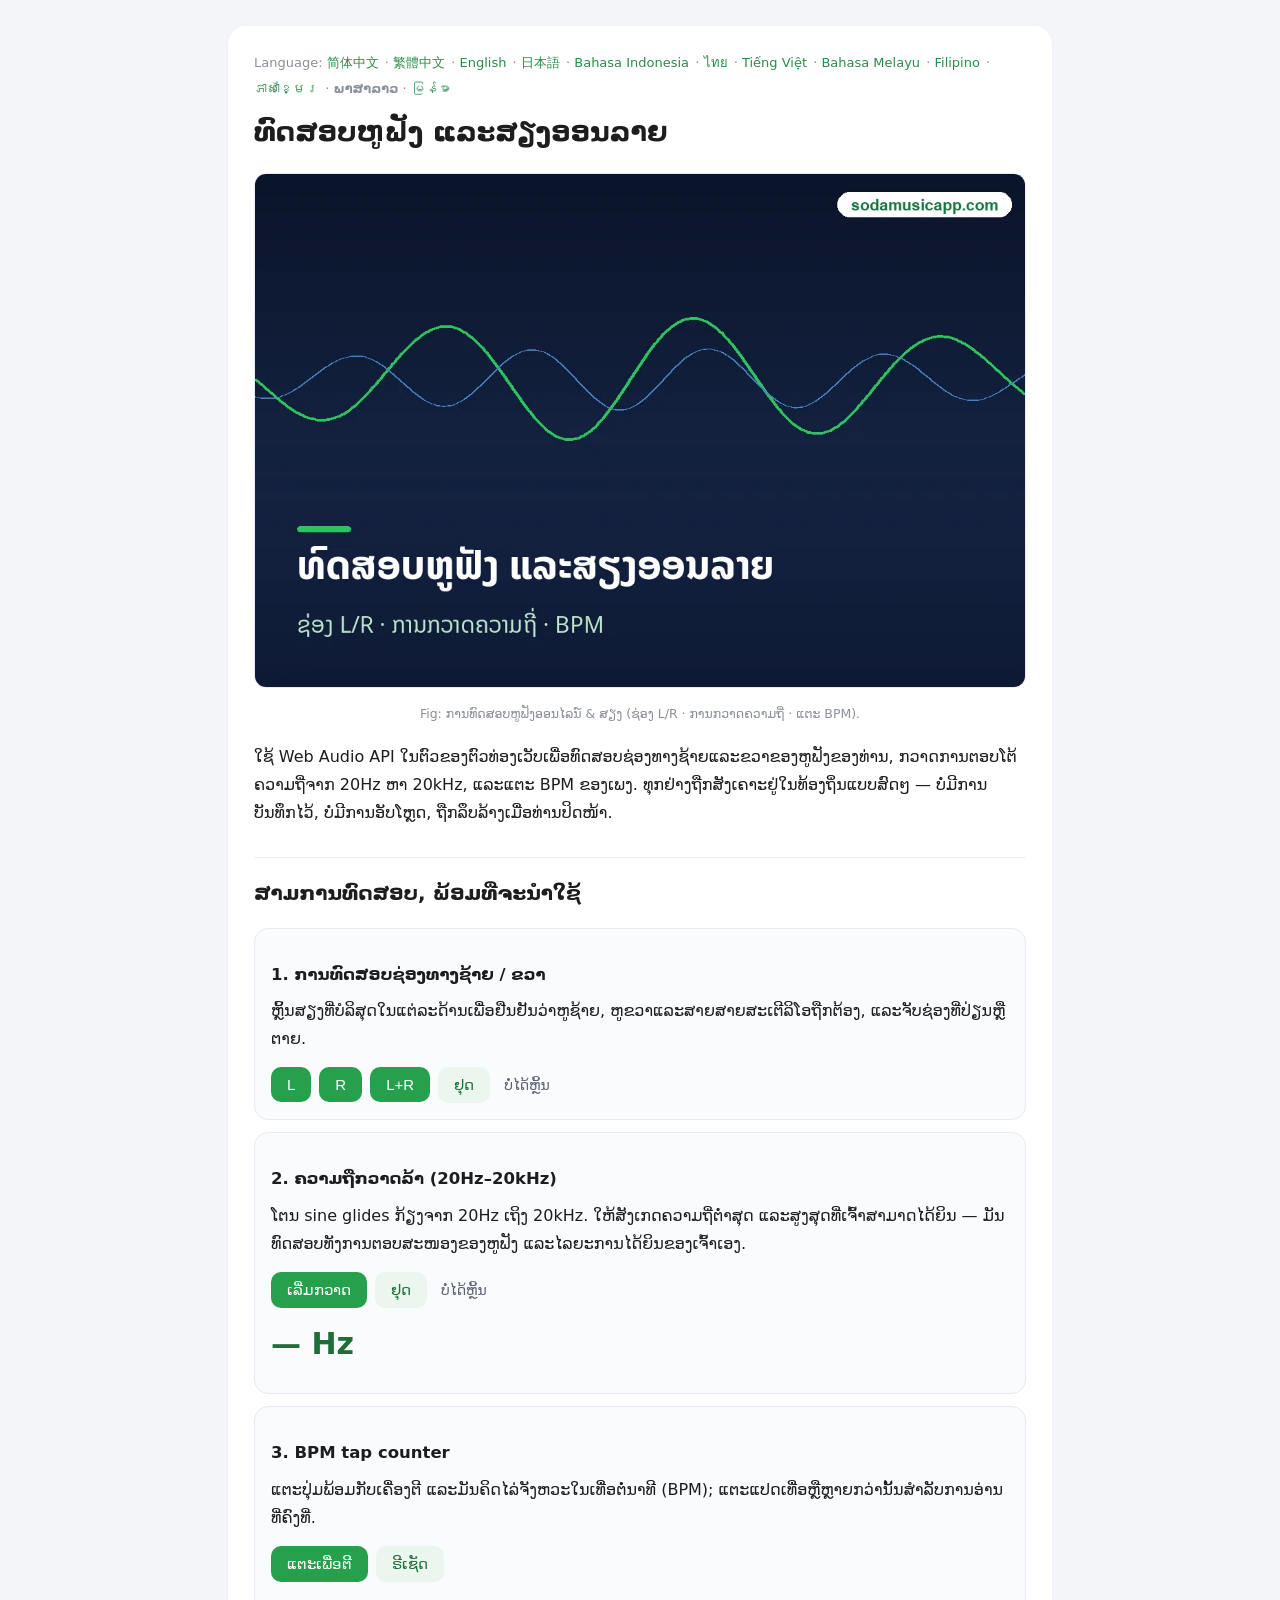
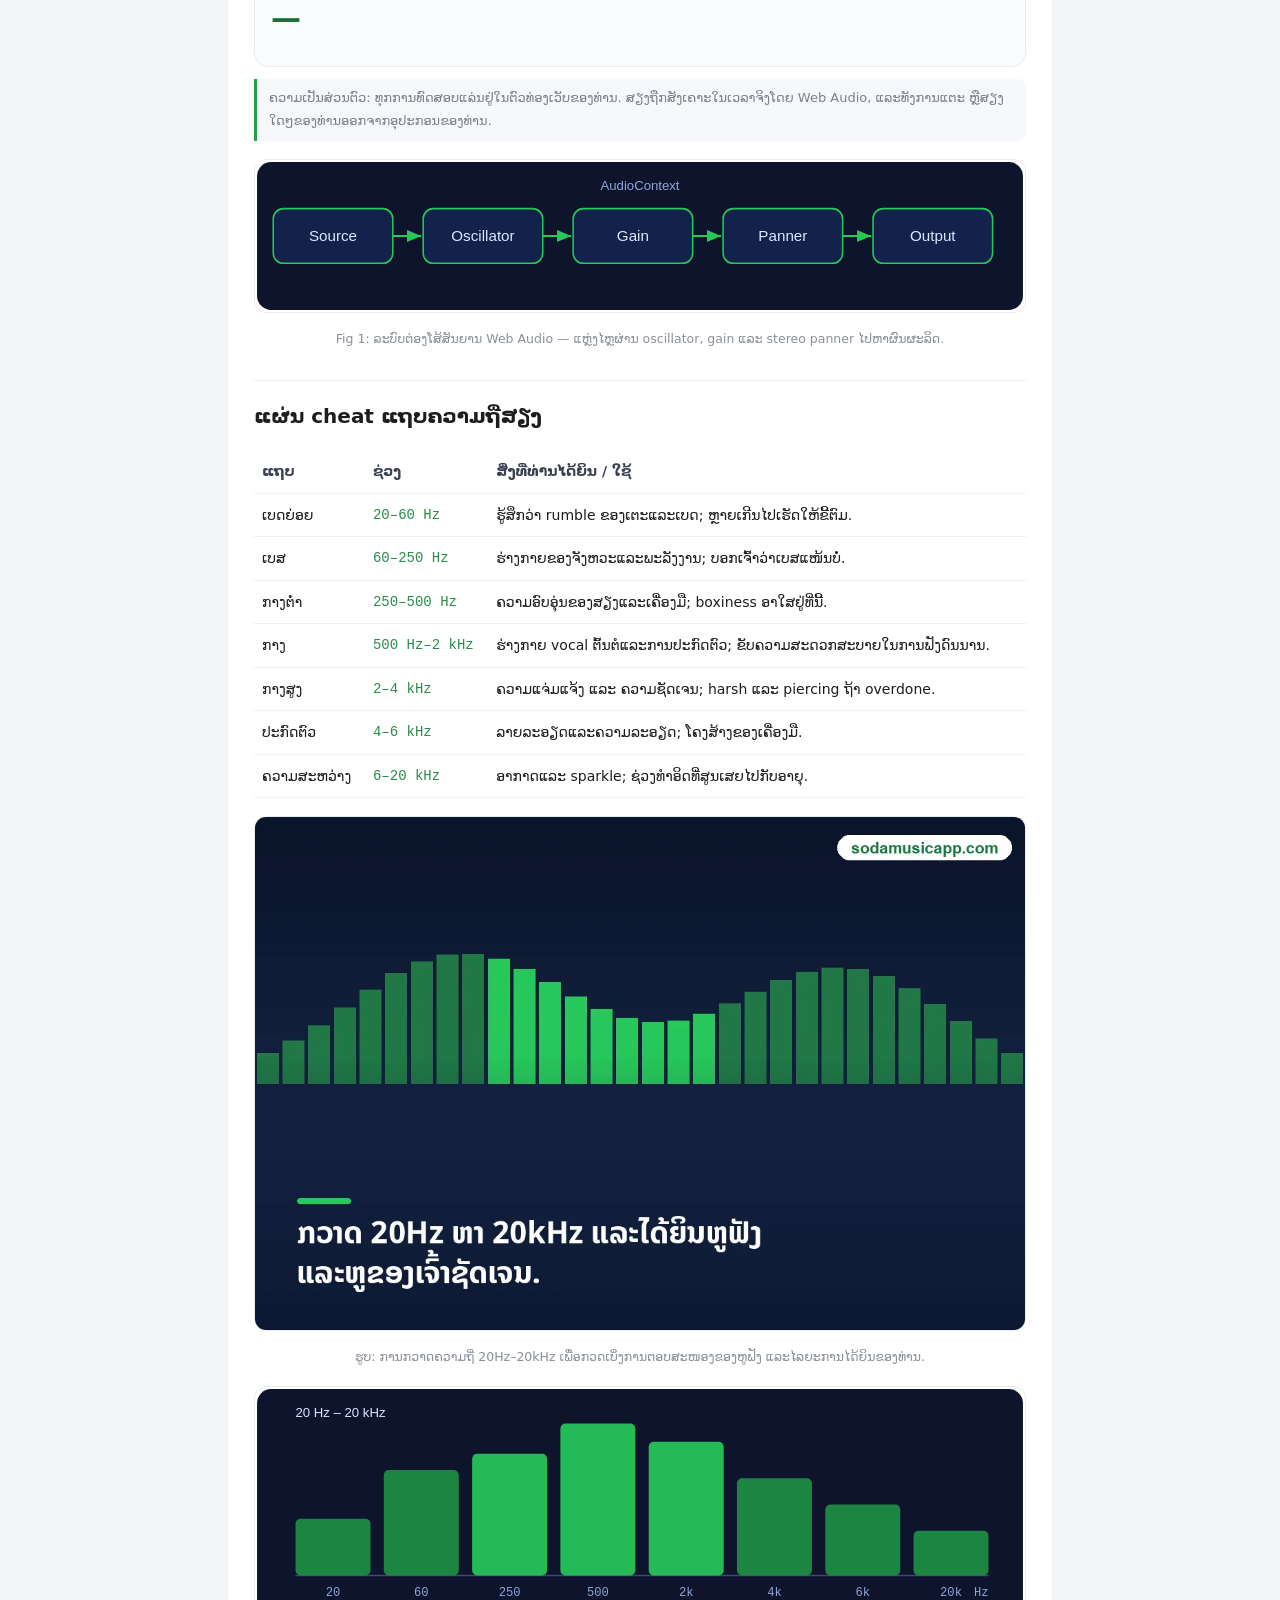
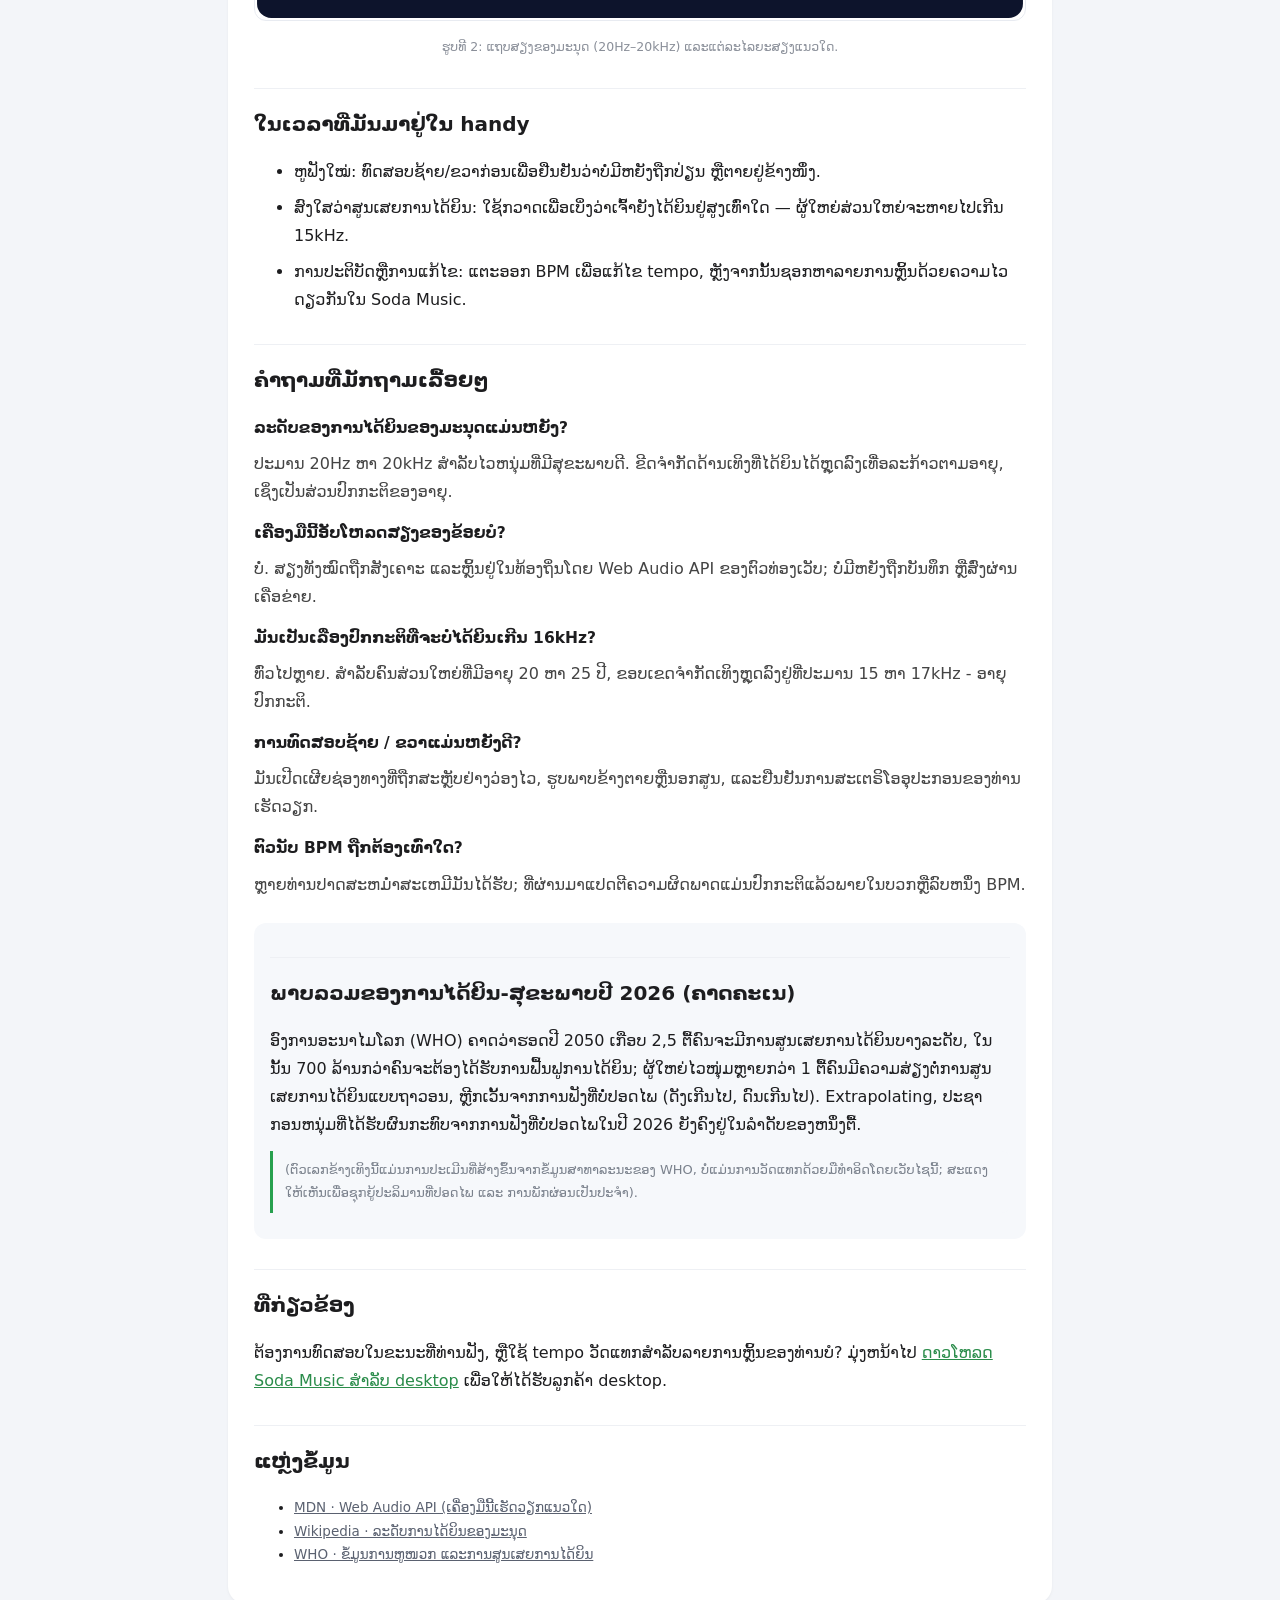
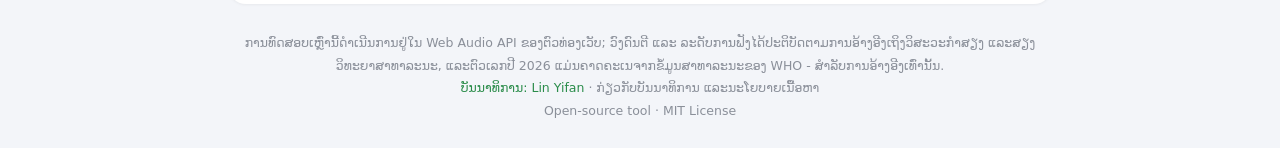
<file: lo/index.html>
<!DOCTYPE html><html lang="lo"><head><meta charset="utf-8">
<meta name="viewport" content="width=device-width,initial-scale=1">
<title>ການທົດສອບຊ່ອງຫູຟັງຊ້າຍ/ຂວາ · ການກວາດຄວາມຖີ່ · BPM Tap | ການທົດສອບສຽງອອນໄລນ໌</title>
<meta name="description" content="ທົດສອບຫູຟັງ ແລະສຽງອອນໄລນ໌ຟຣີ: ການກວດສອບຊ່ອງຊ້າຍ/ຂວາ, ການກວາດຄວາມຖີ່ 20Hz–20kHz ສຳລັບການຕອບສະໜອງແລະການໄດ້ຍິນ, BPM tap counter. ແລ່ນຢູ່ໃນຕົວທ່ອງເວັບຂອງທ່ານຜ່ານ Web Audio — ບໍ່ມີຫຍັງຖືກອັບໂຫລດ.">
<link rel="canonical" href="https://ishabamir.github.io/lo/">
<link rel="alternate" hreflang="zh-Hans" href="https://ishabamir.github.io/">
<link rel="alternate" hreflang="zh-Hant" href="https://ishabamir.github.io/zh-tw/">
<link rel="alternate" hreflang="en" href="https://ishabamir.github.io/en/">
<link rel="alternate" hreflang="ja" href="https://ishabamir.github.io/ja/">
<link rel="alternate" hreflang="id" href="https://ishabamir.github.io/id/">
<link rel="alternate" hreflang="th" href="https://ishabamir.github.io/th/">
<link rel="alternate" hreflang="vi" href="https://ishabamir.github.io/vi/">
<link rel="alternate" hreflang="ms" href="https://ishabamir.github.io/ms/">
<link rel="alternate" hreflang="fil" href="https://ishabamir.github.io/fil/">
<link rel="alternate" hreflang="km" href="https://ishabamir.github.io/km/">
<link rel="alternate" hreflang="lo" href="https://ishabamir.github.io/lo/">
<link rel="alternate" hreflang="my" href="https://ishabamir.github.io/my/">
<link rel="alternate" hreflang="x-default" href="https://ishabamir.github.io/">
<link rel="stylesheet" href="/style.css">
<script type="application/ld+json">
{
 "@context": "https://schema.org",
 "@graph": [
  {
   "@type": "WebApplication",
   "name": "ທົດສອບຫູຟັງ ແລະສຽງອອນລາຍ",
   "url": "https://ishabamir.github.io/lo/",
   "applicationCategory": "MultimediaApplication",
   "operatingSystem": "Web browser",
   "browserRequirements": "Requires Web Audio API",
   "inLanguage": "lo",
   "description": "ທົດສອບຫູຟັງ ແລະສຽງອອນໄລນ໌ຟຣີ: ການກວດສອບຊ່ອງຊ້າຍ/ຂວາ, ການກວາດຄວາມຖີ່ 20Hz–20kHz ສຳລັບການຕອບສະໜອງແລະການໄດ້ຍິນ, BPM tap counter. ແລ່ນຢູ່ໃນຕົວທ່ອງເວັບຂອງທ່ານຜ່ານ Web Audio — ບໍ່ມີຫຍັງຖືກອັບໂຫລດ.",
   "isAccessibleForFree": true,
   "offers": {
    "@type": "Offer",
    "price": "0",
    "priceCurrency": "USD"
   },
   "author": {
    "@type": "Person",
    "name": "Lin Yifan",
    "url": "https://ishabamir.github.io/about-editorial/"
   }
  },
  {
   "@type": "FAQPage",
   "inLanguage": "lo",
   "url": "https://ishabamir.github.io/lo/",
   "mainEntity": [
    {
     "@type": "Question",
     "name": "ລະດັບຂອງການໄດ້ຍິນຂອງມະນຸດແມ່ນຫຍັງ?",
     "acceptedAnswer": {
      "@type": "Answer",
      "text": "ປະມານ 20Hz ຫາ 20kHz ສໍາລັບໄວຫນຸ່ມທີ່ມີສຸຂະພາບດີ. ຂີດຈຳກັດດ້ານເທິງທີ່ໄດ້ຍິນໄດ້ຫຼຸດລົງເທື່ອລະກ້າວຕາມອາຍຸ, ເຊິ່ງເປັນສ່ວນປົກກະຕິຂອງອາຍຸ."
     }
    },
    {
     "@type": "Question",
     "name": "ເຄື່ອງມືນີ້ອັບໂຫລດສຽງຂອງຂ້ອຍບໍ?",
     "acceptedAnswer": {
      "@type": "Answer",
      "text": "ບໍ່. ສຽງທັງໝົດຖືກສັງເຄາະ ແລະຫຼິ້ນຢູ່ໃນທ້ອງຖິ່ນໂດຍ Web Audio API ຂອງຕົວທ່ອງເວັບ; ບໍ່ມີຫຍັງຖືກບັນທຶກ ຫຼືສົ່ງຜ່ານເຄືອຂ່າຍ."
     }
    },
    {
     "@type": "Question",
     "name": "ມັນເປັນເລື່ອງປົກກະຕິທີ່ຈະບໍ່ໄດ້ຍິນເກີນ 16kHz?",
     "acceptedAnswer": {
      "@type": "Answer",
      "text": "ທົ່ວໄປຫຼາຍ. ສໍາລັບຄົນສ່ວນໃຫຍ່ທີ່ມີອາຍຸ 20 ຫາ 25 ປີ, ຂອບເຂດຈໍາກັດເທິງຫຼຸດລົງຢູ່ທີ່ປະມານ 15 ຫາ 17kHz - ອາຍຸປົກກະຕິ."
     }
    },
    {
     "@type": "Question",
     "name": "ການທົດສອບຊ້າຍ / ຂວາແມ່ນຫຍັງດີ?",
     "acceptedAnswer": {
      "@type": "Answer",
      "text": "ມັນ​ເປີດ​ເຜີຍ​ຊ່ອງ​ທາງ​ທີ່​ຖືກ​ສະ​ຫຼັບ​ຢ່າງ​ວ່ອງ​ໄວ​, ຮູບ​ພາບ​ຂ້າງ​ຕາຍ​ຫຼື​ນອກ​ສູນ​, ແລະ​ຢືນ​ຢັນ​ການ​ສະ​ເຕ​ຣິ​ໂອ​ອຸ​ປະ​ກອນ​ຂອງ​ທ່ານ​ເຮັດ​ວຽກ​."
     }
    },
    {
     "@type": "Question",
     "name": "ຕົວນັບ BPM ຖືກຕ້ອງເທົ່າໃດ?",
     "acceptedAnswer": {
      "@type": "Answer",
      "text": "ຫຼາຍທ່ານປາດສະຫມໍ່າສະເຫມີມັນໄດ້ຮັບ; ທີ່ຜ່ານມາແປດຕີຄວາມຜິດພາດແມ່ນປົກກະຕິແລ້ວພາຍໃນບວກຫຼືລົບຫນຶ່ງ BPM."
     }
    }
   ]
  }
 ]
}
</script>
</head>
<body><div class="wrap"><main>
<nav class="lang">Language: <a href="/">简体中文</a> · <a href="/zh-tw/">繁體中文</a> · <a href="/en/">English</a> · <a href="/ja/">日本語</a> · <a href="/id/">Bahasa Indonesia</a> · <a href="/th/">ไทย</a> · <a href="/vi/">Tiếng Việt</a> · <a href="/ms/">Bahasa Melayu</a> · <a href="/fil/">Filipino</a> · <a href="/km/">ភាសាខ្មែរ</a> · <strong>ພາສາລາວ</strong> · <a href="/my/">မြန်မာ</a></nav>
<h1>ທົດສອບຫູຟັງ ແລະສຽງອອນລາຍ</h1>
<figure class="i4png"><picture><source type="image/webp" srcset="/img/cover_lo.webp"><img src="/img/cover_lo.png" alt="ຕົວຢ່າງເຄື່ອງມືທົດສອບຫູຟັງ ແລະສຽງອອນລາຍ" fetchpriority="high" width="1120" height="746"></picture><figcaption>Fig: ການທົດສອບຫູຟັງອອນໄລນ໌ &amp; ສຽງ (ຊ່ອງ L/R · ການກວາດຄວາມຖີ່ · ແຕະ BPM).</figcaption></figure>
<p>ໃຊ້ Web Audio API ໃນຕົວຂອງຕົວທ່ອງເວັບເພື່ອທົດສອບຊ່ອງທາງຊ້າຍແລະຂວາຂອງຫູຟັງຂອງທ່ານ, ກວາດການຕອບໂຕ້ຄວາມຖີ່ຈາກ 20Hz ຫາ 20kHz, ແລະແຕະ BPM ຂອງເພງ. ທຸກຢ່າງຖືກສັງເຄາະຢູ່ໃນທ້ອງຖິ່ນແບບສົດໆ — ບໍ່ມີການບັນທຶກໄວ້, ບໍ່ມີການອັບໂຫຼດ, ຖືກລຶບລ້າງເມື່ອທ່ານປິດໜ້າ.</p>
<h2>ສາມການທົດສອບ, ພ້ອມທີ່ຈະນໍາໃຊ້</h2>
<div class="tool"><h3>1. ການທົດສອບຊ່ອງທາງຊ້າຍ / ຂວາ</h3><p>ຫຼິ້ນສຽງທີ່ບໍລິສຸດໃນແຕ່ລະດ້ານເພື່ອຢືນຢັນວ່າຫູຊ້າຍ, ຫູຂວາແລະສາຍສາຍສະເຕີລິໂອຖືກຕ້ອງ, ແລະຈັບຊ່ອງທີ່ປ່ຽນຫຼືຕາຍ.</p><button id="lr-left">L</button><button id="lr-right">R</button><button id="lr-both">L+R</button><button id="lr-stop" class="ghost">ຢຸດ</button><span id="lrstate" class="state">ບໍ່ໄດ້ຫຼິ້ນ</span></div><div class="tool"><h3>2. ຄວາມຖີ່ກວາດລ້າ (20Hz–20kHz)</h3><p>ໂຕນ sine glides ກ້ຽງຈາກ 20Hz ເຖິງ 20kHz. ໃຫ້ສັງເກດຄວາມຖີ່ຕໍ່າສຸດ ແລະສູງສຸດທີ່ເຈົ້າສາມາດໄດ້ຍິນ — ມັນທົດສອບທັງການຕອບສະໜອງຂອງຫູຟັງ ແລະໄລຍະການໄດ້ຍິນຂອງເຈົ້າເອງ.</p><button id="sweep-start">ເລີ່ມກວາດ</button><button id="sweep-stop" class="ghost">ຢຸດ</button><span id="sweepstate" class="state">ບໍ່ໄດ້ຫຼິ້ນ</span><div class="big" id="sweephz">— Hz</div></div><div class="tool"><h3>3. BPM tap counter</h3><p>ແຕະປຸ່ມພ້ອມກັບເຄື່ອງຕີ ແລະມັນຄິດໄລ່ຈັງຫວະໃນເທື່ອຕໍ່ນາທີ (BPM); ແຕະແປດເທື່ອຫຼືຫຼາຍກວ່ານັ້ນສໍາລັບການອ່ານທີ່ຄົງທີ່.</p><button id="bpm-tap">ແຕະເພື່ອຕີ</button><button id="bpm-reset" class="ghost">ຣີເຊັດ</button><div class="big" id="bpmval">—</div></div><p class="note">ຄວາມ​ເປັນ​ສ່ວນ​ຕົວ​: ທຸກ​ການ​ທົດ​ສອບ​ແລ່ນ​ຢູ່​ໃນ​ຕົວ​ທ່ອງ​ເວັບ​ຂອງ​ທ່ານ​. ສຽງຖືກສັງເຄາະໃນເວລາຈິງໂດຍ Web Audio, ແລະທັງການແຕະ ຫຼືສຽງໃດໆຂອງທ່ານອອກຈາກອຸປະກອນຂອງທ່ານ.</p>
<figure class="diagwrap"><svg viewBox="0 0 760 150" xmlns="http://www.w3.org/2000/svg" role="img" aria-label="Web Audio signal chain" class="diag"><defs><marker id="ar" markerWidth="9" markerHeight="9" refX="7" refY="3" orient="auto"><path d="M0,0 L7,3 L0,6 Z" fill="#27c85a"/></marker></defs><rect x="2" y="2" width="756" height="146" rx="14" fill="#0d142c"/><rect x="18" y="48" width="118" height="54" rx="10" fill="#13224a" stroke="#27c85a" stroke-width="1.5"/><text x="77" y="80" fill="#dce6ff" font-family="Segoe UI,Arial" font-size="15" text-anchor="middle">Source</text><line x1="136" y1="75" x2="164" y2="75" stroke="#27c85a" stroke-width="2" marker-end="url(#ar)"/><rect x="166" y="48" width="118" height="54" rx="10" fill="#13224a" stroke="#27c85a" stroke-width="1.5"/><text x="225" y="80" fill="#dce6ff" font-family="Segoe UI,Arial" font-size="15" text-anchor="middle">Oscillator</text><line x1="284" y1="75" x2="312" y2="75" stroke="#27c85a" stroke-width="2" marker-end="url(#ar)"/><rect x="314" y="48" width="118" height="54" rx="10" fill="#13224a" stroke="#27c85a" stroke-width="1.5"/><text x="373" y="80" fill="#dce6ff" font-family="Segoe UI,Arial" font-size="15" text-anchor="middle">Gain</text><line x1="432" y1="75" x2="460" y2="75" stroke="#27c85a" stroke-width="2" marker-end="url(#ar)"/><rect x="462" y="48" width="118" height="54" rx="10" fill="#13224a" stroke="#27c85a" stroke-width="1.5"/><text x="521" y="80" fill="#dce6ff" font-family="Segoe UI,Arial" font-size="15" text-anchor="middle">Panner</text><line x1="580" y1="75" x2="608" y2="75" stroke="#27c85a" stroke-width="2" marker-end="url(#ar)"/><rect x="610" y="48" width="118" height="54" rx="10" fill="#13224a" stroke="#27c85a" stroke-width="1.5"/><text x="669" y="80" fill="#dce6ff" font-family="Segoe UI,Arial" font-size="15" text-anchor="middle">Output</text><text x="380" y="30" fill="#8fa6d8" font-family="Segoe UI,Arial" font-size="13" text-anchor="middle">AudioContext</text></svg><figcaption>Fig 1: ລະບົບຕ່ອງໂສ້ສັນຍານ Web Audio — ແຫຼ່ງໄຫຼຜ່ານ oscillator, gain ແລະ stereo panner ໄປຫາຜົນຜະລິດ.</figcaption></figure>
<h2>ແຜ່ນ cheat ແຖບຄວາມຖີ່ສຽງ</h2>
<table><tr><th>ແຖບ</th><th>ຊ່ວງ</th><th>ສິ່ງທີ່ທ່ານໄດ້ຍິນ / ໃຊ້</th></tr><tr><td>ເບດຍ່ອຍ</td><td class="mono">20–60 Hz</td><td>ຮູ້ສຶກວ່າ rumble ຂອງເຕະແລະເບດ; ຫຼາຍເກີນໄປເຮັດໃຫ້ຂີ້ຕົມ.</td></tr><tr><td>ເບສ</td><td class="mono">60–250 Hz</td><td>ຮ່າງກາຍຂອງຈັງຫວະແລະພະລັງງານ; ບອກເຈົ້າວ່າເບສແໜ້ນບໍ່.</td></tr><tr><td>ກາງຕ່ຳ</td><td class="mono">250–500 Hz</td><td>ຄວາມອົບອຸ່ນຂອງສຽງແລະເຄື່ອງມື; boxiness ອາໃສຢູ່ທີ່ນີ້.</td></tr><tr><td>ກາງ</td><td class="mono">500 Hz–2 kHz</td><td>ຮ່າງກາຍ vocal ຕົ້ນຕໍແລະການປະກົດຕົວ; ຂັບຄວາມສະດວກສະບາຍໃນການຟັງດົນນານ.</td></tr><tr><td>ກາງ​ສູງ</td><td class="mono">2–4 kHz</td><td>ຄວາມແຈ່ມແຈ້ງ ແລະ ຄວາມຊັດເຈນ; harsh ແລະ piercing ຖ້າ overdone.</td></tr><tr><td>ປະກົດຕົວ</td><td class="mono">4–6 kHz</td><td>ລາຍລະອຽດແລະຄວາມລະອຽດ; ໂຄງສ້າງຂອງເຄື່ອງມື.</td></tr><tr><td>ຄວາມສະຫວ່າງ</td><td class="mono">6–20 kHz</td><td>ອາກາດແລະ sparkle; ຊ່ວງທໍາອິດທີ່ສູນເສຍໄປກັບອາຍຸ.</td></tr></table>
<figure class="i4png"><picture><source type="image/webp" srcset="/img/board_lo.webp"><img src="/img/board_lo.png" alt="ແຖບຄວາມຖີ່ຂອງການໄດ້ຍິນຂອງມະນຸດ ແລະຮູບແຕ້ມຮູບ" loading="lazy" width="1120" height="746"></picture><figcaption>ຮູບ: ການກວາດຄວາມຖີ່ 20Hz–20kHz ເພື່ອກວດເບິ່ງການຕອບສະໜອງຂອງຫູຟັງ ແລະໄລຍະການໄດ້ຍິນຂອງທ່ານ.</figcaption></figure>
<figure class="diagwrap"><svg viewBox="0 0 760 230" xmlns="http://www.w3.org/2000/svg" role="img" aria-label="Human audible frequency spectrum 20Hz to 20kHz" class="diag"><rect x="2" y="2" width="756" height="226" rx="14" fill="#0d142c"/><line x1="40" y1="186" x2="724" y2="186" stroke="#3a4a78" stroke-width="1.5"/><rect x="40.0" y="130" width="74" height="56" rx="5" fill="#1f8f45" opacity="0.92"/><text x="77.0" y="206" fill="#8fa6d8" font-family="Consolas,monospace" font-size="12" text-anchor="middle">20</text><rect x="127.1" y="82" width="74" height="104" rx="5" fill="#1f8f45" opacity="0.92"/><text x="164.1" y="206" fill="#8fa6d8" font-family="Consolas,monospace" font-size="12" text-anchor="middle">60</text><rect x="214.3" y="66" width="74" height="120" rx="5" fill="#27c85a" opacity="0.92"/><text x="251.3" y="206" fill="#8fa6d8" font-family="Consolas,monospace" font-size="12" text-anchor="middle">250</text><rect x="301.4" y="36" width="74" height="150" rx="5" fill="#27c85a" opacity="0.92"/><text x="338.4" y="206" fill="#8fa6d8" font-family="Consolas,monospace" font-size="12" text-anchor="middle">500</text><rect x="388.6" y="54" width="74" height="132" rx="5" fill="#27c85a" opacity="0.92"/><text x="425.6" y="206" fill="#8fa6d8" font-family="Consolas,monospace" font-size="12" text-anchor="middle">2k</text><rect x="475.7" y="90" width="74" height="96" rx="5" fill="#1f8f45" opacity="0.92"/><text x="512.7" y="206" fill="#8fa6d8" font-family="Consolas,monospace" font-size="12" text-anchor="middle">4k</text><rect x="562.9" y="116" width="74" height="70" rx="5" fill="#1f8f45" opacity="0.92"/><text x="599.9" y="206" fill="#8fa6d8" font-family="Consolas,monospace" font-size="12" text-anchor="middle">6k</text><rect x="650.0" y="142" width="74" height="44" rx="5" fill="#1f8f45" opacity="0.92"/><text x="687.0" y="206" fill="#8fa6d8" font-family="Consolas,monospace" font-size="12" text-anchor="middle">20k</text><text x="724" y="206" fill="#8fa6d8" font-family="Consolas,monospace" font-size="12" text-anchor="end">Hz</text><text x="40" y="30" fill="#dce6ff" font-family="Segoe UI,Arial" font-size="13">20 Hz – 20 kHz</text></svg><figcaption>ຮູບທີ 2: ແຖບສຽງຂອງມະນຸດ (20Hz–20kHz) ແລະແຕ່ລະໄລຍະສຽງແນວໃດ.</figcaption></figure>
<h2>ໃນເວລາທີ່ມັນມາຢູ່ໃນ handy</h2>
<ul class="scenes"><li>ຫູຟັງໃໝ່: ທົດສອບຊ້າຍ/ຂວາກ່ອນເພື່ອຢືນຢັນວ່າບໍ່ມີຫຍັງຖືກປ່ຽນ ຫຼືຕາຍຢູ່ຂ້າງໜຶ່ງ.</li><li>ສົງໃສວ່າສູນເສຍການໄດ້ຍິນ: ໃຊ້ກວາດເພື່ອເບິ່ງວ່າເຈົ້າຍັງໄດ້ຍິນຢູ່ສູງເທົ່າໃດ — ຜູ້ໃຫຍ່ສ່ວນໃຫຍ່ຈະຫາຍໄປເກີນ 15kHz.</li><li>ການປະຕິບັດຫຼືການແກ້ໄຂ: ແຕະອອກ BPM ເພື່ອແກ້ໄຂ tempo, ຫຼັງຈາກນັ້ນຊອກຫາລາຍການຫຼິ້ນດ້ວຍຄວາມໄວດຽວກັນໃນ Soda Music.</li></ul><h2>ຄຳຖາມທີ່ມັກຖາມເລື້ອຍໆ</h2>
<div class="faq"><h3>ລະດັບຂອງການໄດ້ຍິນຂອງມະນຸດແມ່ນຫຍັງ?</h3><p>ປະມານ 20Hz ຫາ 20kHz ສໍາລັບໄວຫນຸ່ມທີ່ມີສຸຂະພາບດີ. ຂີດຈຳກັດດ້ານເທິງທີ່ໄດ້ຍິນໄດ້ຫຼຸດລົງເທື່ອລະກ້າວຕາມອາຍຸ, ເຊິ່ງເປັນສ່ວນປົກກະຕິຂອງອາຍຸ.</p><h3>ເຄື່ອງມືນີ້ອັບໂຫລດສຽງຂອງຂ້ອຍບໍ?</h3><p>ບໍ່. ສຽງທັງໝົດຖືກສັງເຄາະ ແລະຫຼິ້ນຢູ່ໃນທ້ອງຖິ່ນໂດຍ Web Audio API ຂອງຕົວທ່ອງເວັບ; ບໍ່ມີຫຍັງຖືກບັນທຶກ ຫຼືສົ່ງຜ່ານເຄືອຂ່າຍ.</p><h3>ມັນເປັນເລື່ອງປົກກະຕິທີ່ຈະບໍ່ໄດ້ຍິນເກີນ 16kHz?</h3><p>ທົ່ວໄປຫຼາຍ. ສໍາລັບຄົນສ່ວນໃຫຍ່ທີ່ມີອາຍຸ 20 ຫາ 25 ປີ, ຂອບເຂດຈໍາກັດເທິງຫຼຸດລົງຢູ່ທີ່ປະມານ 15 ຫາ 17kHz - ອາຍຸປົກກະຕິ.</p><h3>ການທົດສອບຊ້າຍ / ຂວາແມ່ນຫຍັງດີ?</h3><p>ມັນ​ເປີດ​ເຜີຍ​ຊ່ອງ​ທາງ​ທີ່​ຖືກ​ສະ​ຫຼັບ​ຢ່າງ​ວ່ອງ​ໄວ​, ຮູບ​ພາບ​ຂ້າງ​ຕາຍ​ຫຼື​ນອກ​ສູນ​, ແລະ​ຢືນ​ຢັນ​ການ​ສະ​ເຕ​ຣິ​ໂອ​ອຸ​ປະ​ກອນ​ຂອງ​ທ່ານ​ເຮັດ​ວຽກ​.</p><h3>ຕົວນັບ BPM ຖືກຕ້ອງເທົ່າໃດ?</h3><p>ຫຼາຍທ່ານປາດສະຫມໍ່າສະເຫມີມັນໄດ້ຮັບ; ທີ່ຜ່ານມາແປດຕີຄວາມຜິດພາດແມ່ນປົກກະຕິແລ້ວພາຍໃນບວກຫຼືລົບຫນຶ່ງ BPM.</p></div><section id="i4data"><h2>ພາບລວມຂອງການໄດ້ຍິນ-ສຸຂະພາບປີ 2026 (ຄາດຄະເນ)</h2><p>ອົງການ​ອະນາ​ໄມ​ໂລກ (WHO) ຄາດ​ວ່າ​ຮອດ​ປີ 2050 ເກືອບ 2,5 ຕື້​ຄົນ​ຈະ​ມີ​ການ​ສູນ​ເສຍ​ການ​ໄດ້ຍິນ​ບາງ​ລະດັບ, ​ໃນ​ນັ້ນ 700 ລ້ານ​ກວ່າ​ຄົນ​ຈະ​ຕ້ອງ​ໄດ້​ຮັບ​ການ​ຟື້ນ​ຟູ​ການ​ໄດ້ຍິນ; ຜູ້ໃຫຍ່ໄວໜຸ່ມຫຼາຍກວ່າ 1 ຕື້ຄົນມີຄວາມສ່ຽງຕໍ່ການສູນເສຍການໄດ້ຍິນແບບຖາວອນ, ຫຼີກເວັ້ນຈາກການຟັງທີ່ບໍ່ປອດໄພ (ດັງເກີນໄປ, ດົນເກີນໄປ). Extrapolating, ປະຊາກອນຫນຸ່ມທີ່ໄດ້ຮັບຜົນກະທົບຈາກການຟັງທີ່ບໍ່ປອດໄພໃນປີ 2026 ຍັງຄົງຢູ່ໃນລໍາດັບຂອງຫນຶ່ງຕື້.</p><p class="note">(ຕົວເລກຂ້າງເທິງນີ້ແມ່ນການປະເມີນທີ່ສ້າງຂຶ້ນຈາກຂໍ້ມູນສາທາລະນະຂອງ WHO, ບໍ່ແມ່ນການວັດແທກດ້ວຍມືທຳອິດໂດຍເວັບໄຊນີ້; ສະແດງໃຫ້ເຫັນເພື່ອຊຸກຍູ້ປະລິມານທີ່ປອດໄພ ແລະ ການພັກຜ່ອນເປັນປະຈຳ).</p></section><div class="related"><h2>ທີ່ກ່ຽວຂ້ອງ</h2><p>ຕ້ອງການທົດສອບໃນຂະນະທີ່ທ່ານຟັງ, ຫຼືໃຊ້ tempo ວັດແທກສໍາລັບລາຍການຫຼິ້ນຂອງທ່ານບໍ? ມຸ່ງຫນ້າໄປ <a href="https://sodamusicapp.com/download/">ດາວໂຫລດ Soda Music ສໍາລັບ desktop</a> ເພື່ອໃຫ້ໄດ້ຮັບລູກຄ້າ desktop.</p></div><div class="src"><h2>ແຫຼ່ງຂໍ້ມູນ</h2><ul><li><a href="https://developer.mozilla.org/en-US/docs/Web/API/Web_Audio_API" rel="nofollow" target="_blank">MDN · Web Audio API (ເຄື່ອງມືນີ້ເຮັດວຽກແນວໃດ)</a></li><li><a href="https://en.wikipedia.org/wiki/Hearing_range" rel="nofollow" target="_blank">Wikipedia · ລະດັບການໄດ້ຍິນຂອງມະນຸດ</a></li><li><a href="https://www.who.int/news-room/fact-sheets/detail/deafness-and-hearing-loss" rel="nofollow" target="_blank">WHO · ຂໍ້ມູນການຫູໜວກ ແລະການສູນເສຍການໄດ້ຍິນ</a></li></ul></div>
</main>
<footer>ການທົດສອບເຫຼົ່ານີ້ດໍາເນີນການຢູ່ໃນ Web Audio API ຂອງຕົວທ່ອງເວັບ; ວົງດົນຕີ ແລະ ລະດັບການຟັງໄດ້ປະຕິບັດຕາມການອ້າງອີງເຖິງວິສະວະກຳສຽງ ແລະສຽງວິທະຍາສາທາລະນະ, ແລະຕົວເລກປີ 2026 ແມ່ນຄາດຄະເນຈາກຂໍ້ມູນສາທາລະນະຂອງ WHO - ສຳລັບການອ້າງອີງເທົ່ານັ້ນ.<br><a href="/about-editorial/">ບັນນາທິການ: Lin Yifan</a> · ກ່ຽວກັບບັນນາທິການ ແລະນະໂຍບາຍເນື້ອຫາ<br>Open-source tool · MIT License</footer>
</div>
<script>window.L={"js_idle": "ບໍ່ໄດ້ຫຼິ້ນ", "js_playing": "ຕອນນີ້ກຳລັງຫຼິ້ນ", "js_sweeping": "ຄວາມຖີ່ຂອງການກວາດ…", "js_taps": "ແຕະຕໍ່ໄປ...", "js_bpm": "BPM", "lr_left": "L", "lr_right": "R", "lr_both": "L+R", "left": "L", "right": "R", "both": "L+R", "idle": "ບໍ່ໄດ້ຫຼິ້ນ", "playing": "ຕອນນີ້ກຳລັງຫຼິ້ນ", "sweeping": "ຄວາມຖີ່ຂອງການກວາດ…", "taps": "ແຕະຕໍ່ໄປ...", "bpm": "BPM"};</script>
<script src="/app.js"></script></body></html>
</file>
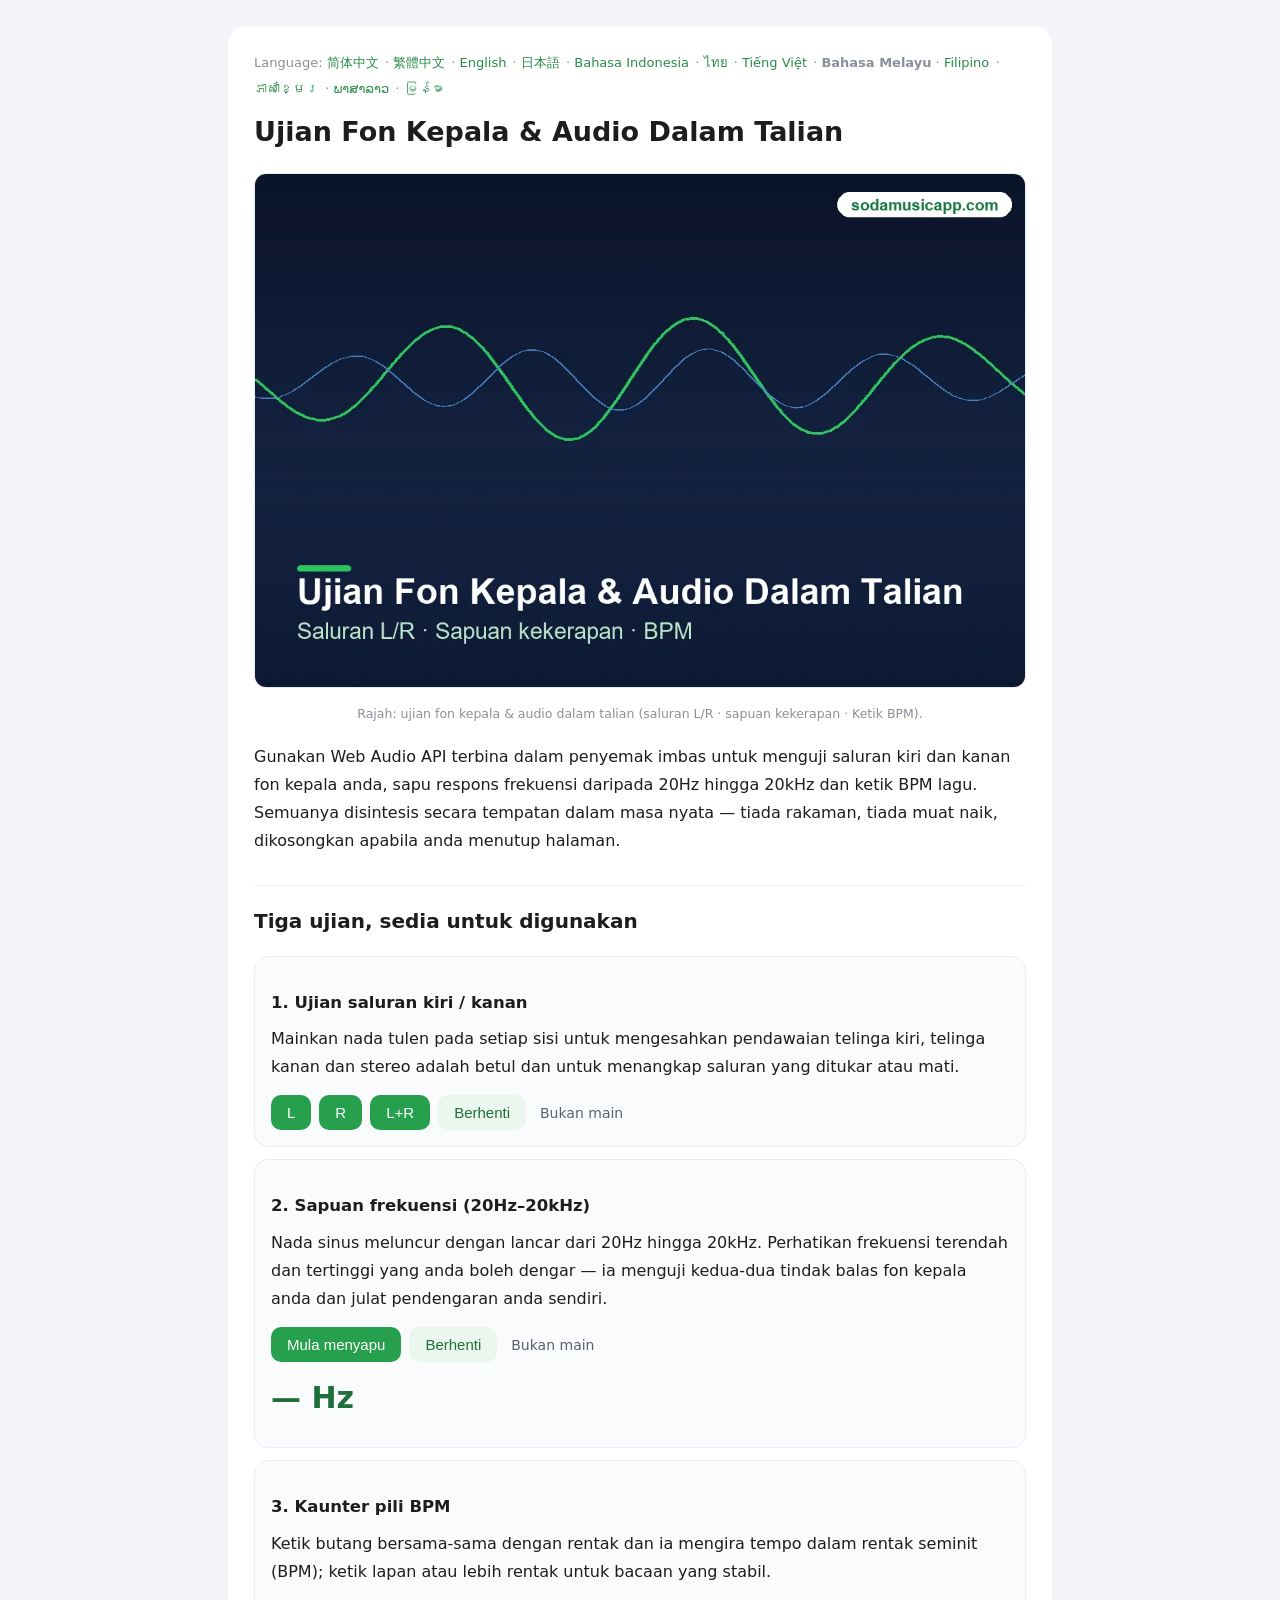
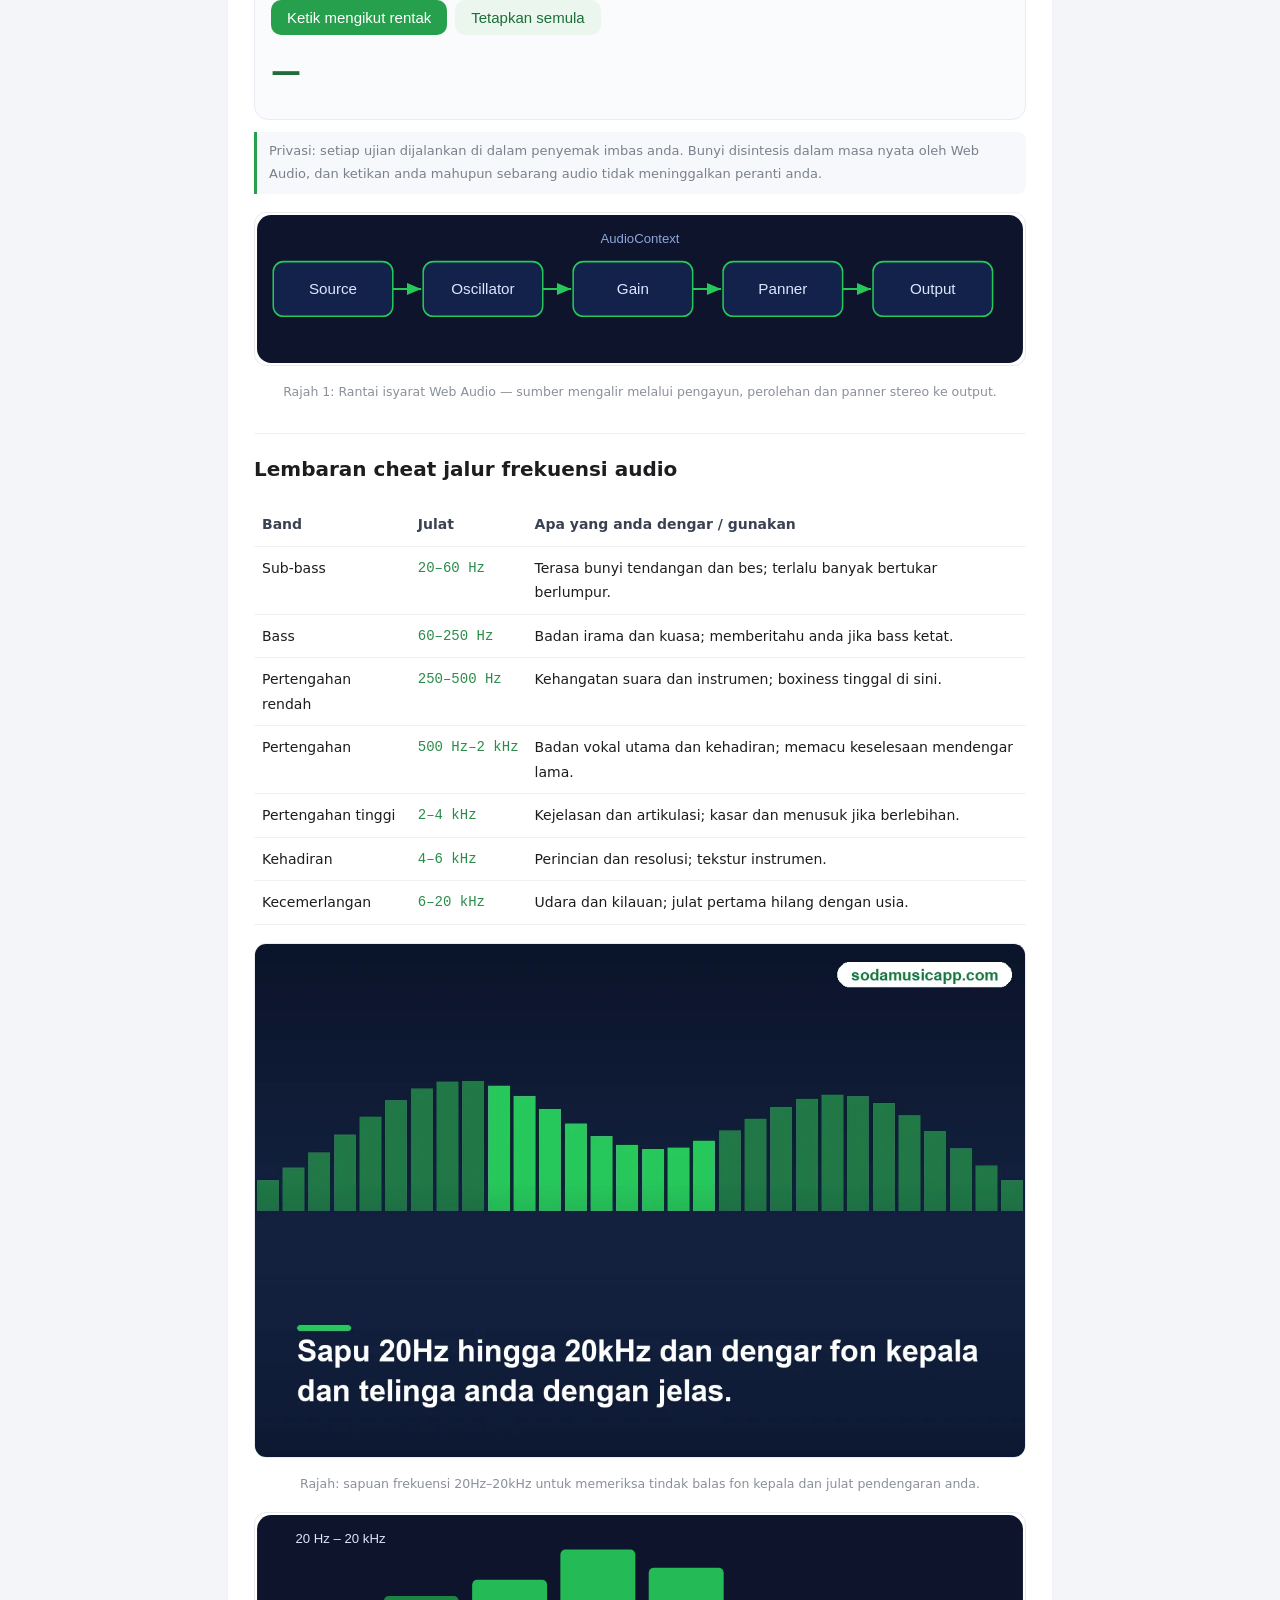
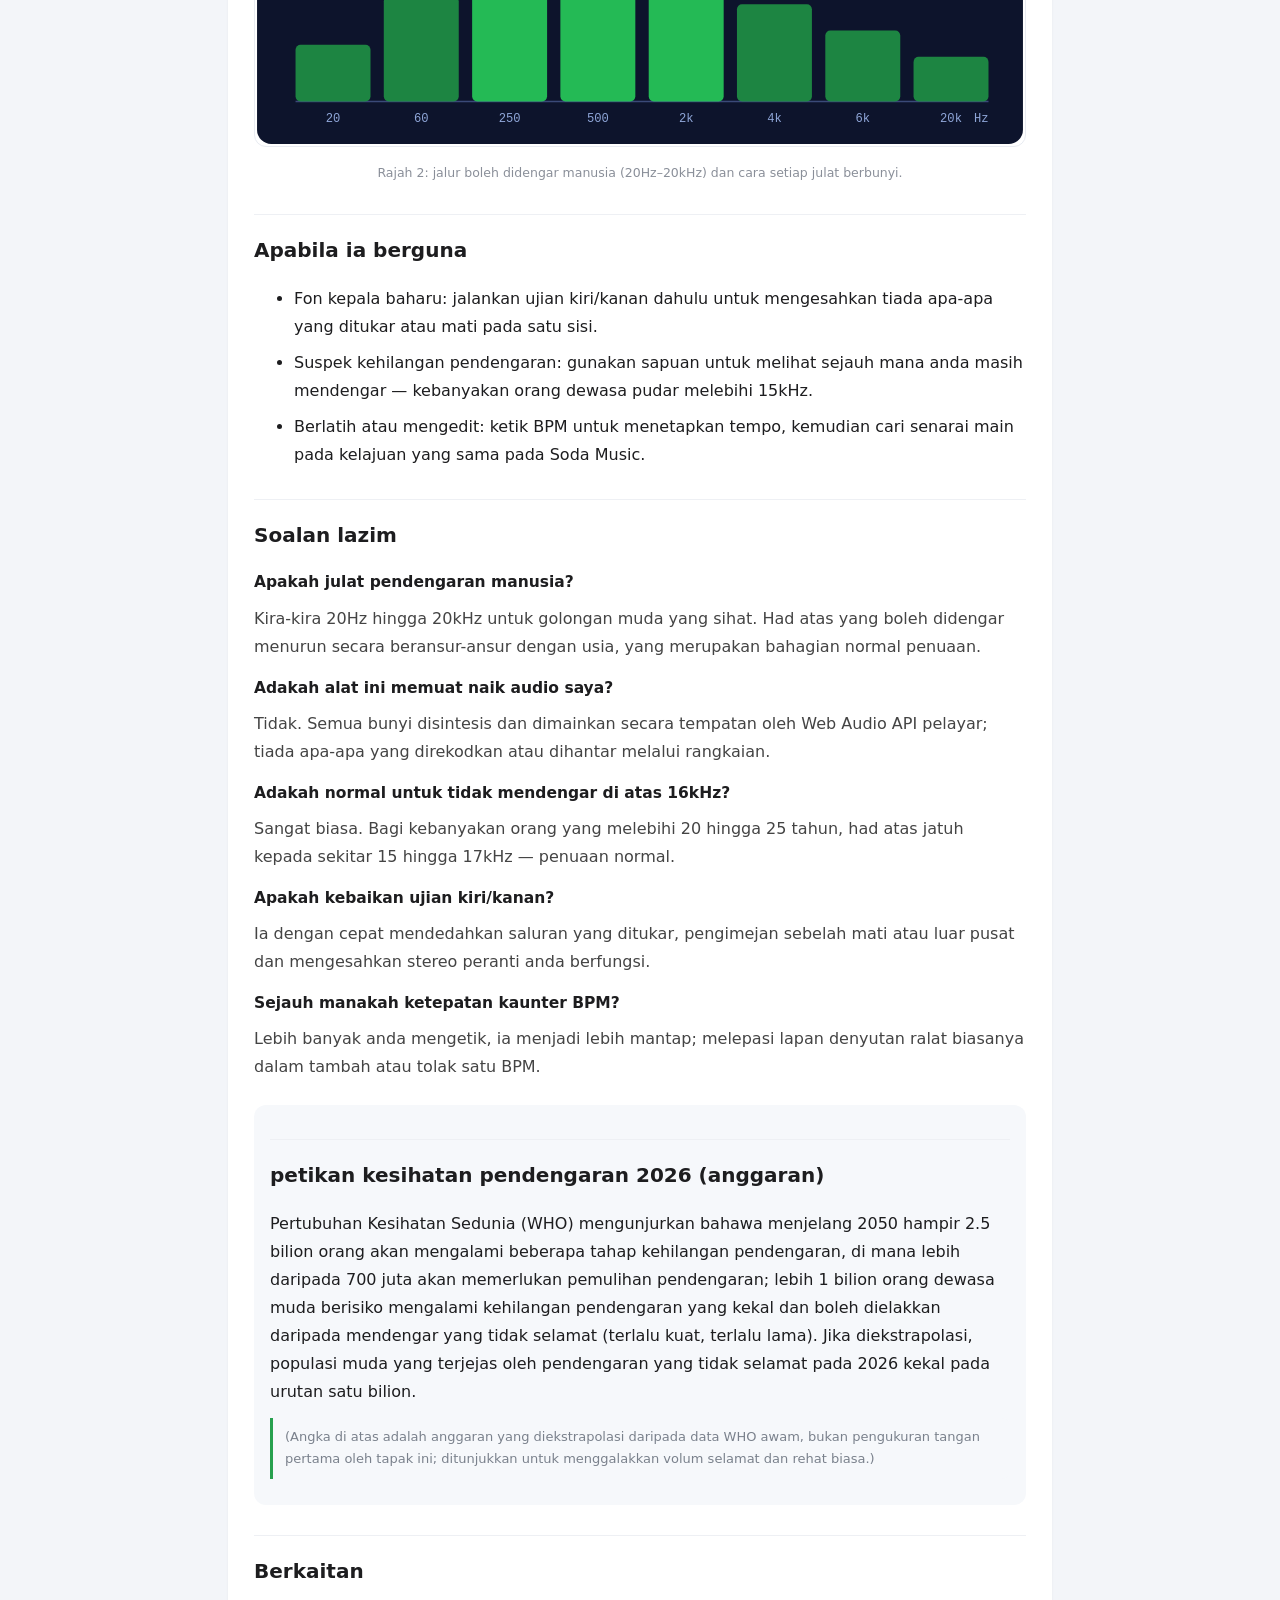
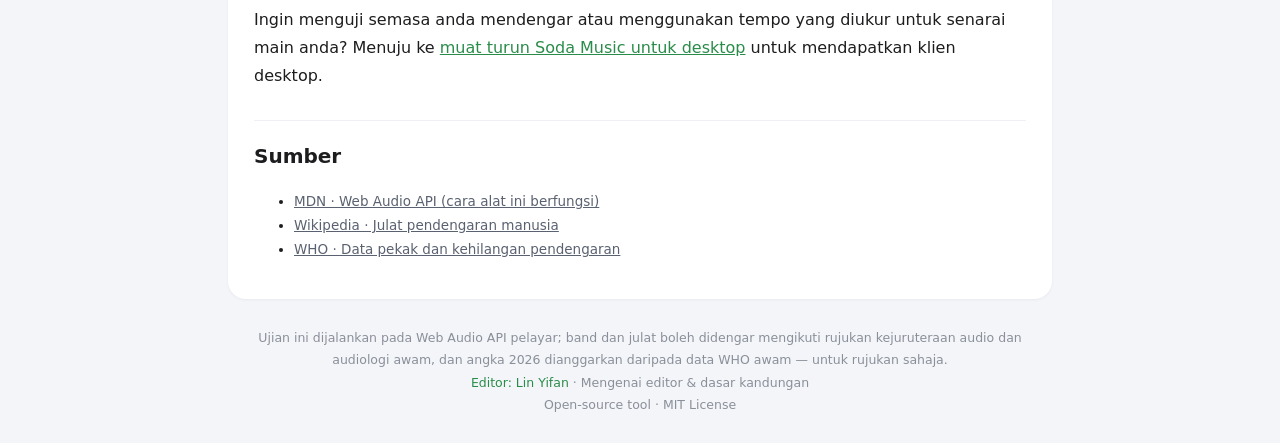
<file: ms/index.html>
<!DOCTYPE html><html lang="ms"><head><meta charset="utf-8">
<meta name="viewport" content="width=device-width,initial-scale=1">
<title>Ujian Saluran Kiri/Kanan Fon Kepala · Sapuan Kekerapan · Ketik BPM | Ujian Audio Dalam Talian</title>
<meta name="description" content="Ujian fon kepala &amp; audio dalam talian percuma: semakan saluran kiri/kanan, sapu frekuensi 20Hz–20kHz untuk respons dan pendengaran, kaunter ketik BPM. Berjalan dalam penyemak imbas anda melalui Web Audio — tiada apa-apa yang dimuat naik.">
<link rel="canonical" href="https://ishabamir.github.io/ms/">
<link rel="alternate" hreflang="zh-Hans" href="https://ishabamir.github.io/">
<link rel="alternate" hreflang="zh-Hant" href="https://ishabamir.github.io/zh-tw/">
<link rel="alternate" hreflang="en" href="https://ishabamir.github.io/en/">
<link rel="alternate" hreflang="ja" href="https://ishabamir.github.io/ja/">
<link rel="alternate" hreflang="id" href="https://ishabamir.github.io/id/">
<link rel="alternate" hreflang="th" href="https://ishabamir.github.io/th/">
<link rel="alternate" hreflang="vi" href="https://ishabamir.github.io/vi/">
<link rel="alternate" hreflang="ms" href="https://ishabamir.github.io/ms/">
<link rel="alternate" hreflang="fil" href="https://ishabamir.github.io/fil/">
<link rel="alternate" hreflang="km" href="https://ishabamir.github.io/km/">
<link rel="alternate" hreflang="lo" href="https://ishabamir.github.io/lo/">
<link rel="alternate" hreflang="my" href="https://ishabamir.github.io/my/">
<link rel="alternate" hreflang="x-default" href="https://ishabamir.github.io/">
<link rel="stylesheet" href="/style.css">
<script type="application/ld+json">
{
 "@context": "https://schema.org",
 "@graph": [
  {
   "@type": "WebApplication",
   "name": "Ujian Fon Kepala & Audio Dalam Talian",
   "url": "https://ishabamir.github.io/ms/",
   "applicationCategory": "MultimediaApplication",
   "operatingSystem": "Web browser",
   "browserRequirements": "Requires Web Audio API",
   "inLanguage": "ms",
   "description": "Ujian fon kepala & audio dalam talian percuma: semakan saluran kiri/kanan, sapu frekuensi 20Hz–20kHz untuk respons dan pendengaran, kaunter ketik BPM. Berjalan dalam penyemak imbas anda melalui Web Audio — tiada apa-apa yang dimuat naik.",
   "isAccessibleForFree": true,
   "offers": {
    "@type": "Offer",
    "price": "0",
    "priceCurrency": "USD"
   },
   "author": {
    "@type": "Person",
    "name": "Lin Yifan",
    "url": "https://ishabamir.github.io/about-editorial/"
   }
  },
  {
   "@type": "FAQPage",
   "inLanguage": "ms",
   "url": "https://ishabamir.github.io/ms/",
   "mainEntity": [
    {
     "@type": "Question",
     "name": "Apakah julat pendengaran manusia?",
     "acceptedAnswer": {
      "@type": "Answer",
      "text": "Kira-kira 20Hz hingga 20kHz untuk golongan muda yang sihat. Had atas yang boleh didengar menurun secara beransur-ansur dengan usia, yang merupakan bahagian normal penuaan."
     }
    },
    {
     "@type": "Question",
     "name": "Adakah alat ini memuat naik audio saya?",
     "acceptedAnswer": {
      "@type": "Answer",
      "text": "Tidak. Semua bunyi disintesis dan dimainkan secara tempatan oleh Web Audio API pelayar; tiada apa-apa yang direkodkan atau dihantar melalui rangkaian."
     }
    },
    {
     "@type": "Question",
     "name": "Adakah normal untuk tidak mendengar di atas 16kHz?",
     "acceptedAnswer": {
      "@type": "Answer",
      "text": "Sangat biasa. Bagi kebanyakan orang yang melebihi 20 hingga 25 tahun, had atas jatuh kepada sekitar 15 hingga 17kHz — penuaan normal."
     }
    },
    {
     "@type": "Question",
     "name": "Apakah kebaikan ujian kiri/kanan?",
     "acceptedAnswer": {
      "@type": "Answer",
      "text": "Ia dengan cepat mendedahkan saluran yang ditukar, pengimejan sebelah mati atau luar pusat dan mengesahkan stereo peranti anda berfungsi."
     }
    },
    {
     "@type": "Question",
     "name": "Sejauh manakah ketepatan kaunter BPM?",
     "acceptedAnswer": {
      "@type": "Answer",
      "text": "Lebih banyak anda mengetik, ia menjadi lebih mantap; melepasi lapan denyutan ralat biasanya dalam tambah atau tolak satu BPM."
     }
    }
   ]
  }
 ]
}
</script>
</head>
<body><div class="wrap"><main>
<nav class="lang">Language: <a href="/">简体中文</a> · <a href="/zh-tw/">繁體中文</a> · <a href="/en/">English</a> · <a href="/ja/">日本語</a> · <a href="/id/">Bahasa Indonesia</a> · <a href="/th/">ไทย</a> · <a href="/vi/">Tiếng Việt</a> · <strong>Bahasa Melayu</strong> · <a href="/fil/">Filipino</a> · <a href="/km/">ភាសាខ្មែរ</a> · <a href="/lo/">ພາສາລາວ</a> · <a href="/my/">မြန်မာ</a></nav>
<h1>Ujian Fon Kepala &amp; Audio Dalam Talian</h1>
<figure class="i4png"><picture><source type="image/webp" srcset="/img/cover_ms.webp"><img src="/img/cover_ms.png" alt="Ilustrasi alat ujian fon kepala dan audio dalam talian" fetchpriority="high" width="1120" height="746"></picture><figcaption>Rajah: ujian fon kepala &amp; audio dalam talian (saluran L/R · sapuan kekerapan · Ketik BPM).</figcaption></figure>
<p>Gunakan Web Audio API terbina dalam penyemak imbas untuk menguji saluran kiri dan kanan fon kepala anda, sapu respons frekuensi daripada 20Hz hingga 20kHz dan ketik BPM lagu. Semuanya disintesis secara tempatan dalam masa nyata — tiada rakaman, tiada muat naik, dikosongkan apabila anda menutup halaman.</p>
<h2>Tiga ujian, sedia untuk digunakan</h2>
<div class="tool"><h3>1. Ujian saluran kiri / kanan</h3><p>Mainkan nada tulen pada setiap sisi untuk mengesahkan pendawaian telinga kiri, telinga kanan dan stereo adalah betul dan untuk menangkap saluran yang ditukar atau mati.</p><button id="lr-left">L</button><button id="lr-right">R</button><button id="lr-both">L+R</button><button id="lr-stop" class="ghost">Berhenti</button><span id="lrstate" class="state">Bukan main</span></div><div class="tool"><h3>2. Sapuan frekuensi (20Hz–20kHz)</h3><p>Nada sinus meluncur dengan lancar dari 20Hz hingga 20kHz. Perhatikan frekuensi terendah dan tertinggi yang anda boleh dengar — ia menguji kedua-dua tindak balas fon kepala anda dan julat pendengaran anda sendiri.</p><button id="sweep-start">Mula menyapu</button><button id="sweep-stop" class="ghost">Berhenti</button><span id="sweepstate" class="state">Bukan main</span><div class="big" id="sweephz">— Hz</div></div><div class="tool"><h3>3. Kaunter pili BPM</h3><p>Ketik butang bersama-sama dengan rentak dan ia mengira tempo dalam rentak seminit (BPM); ketik lapan atau lebih rentak untuk bacaan yang stabil.</p><button id="bpm-tap">Ketik mengikut rentak</button><button id="bpm-reset" class="ghost">Tetapkan semula</button><div class="big" id="bpmval">—</div></div><p class="note">Privasi: setiap ujian dijalankan di dalam penyemak imbas anda. Bunyi disintesis dalam masa nyata oleh Web Audio, dan ketikan anda mahupun sebarang audio tidak meninggalkan peranti anda.</p>
<figure class="diagwrap"><svg viewBox="0 0 760 150" xmlns="http://www.w3.org/2000/svg" role="img" aria-label="Web Audio signal chain" class="diag"><defs><marker id="ar" markerWidth="9" markerHeight="9" refX="7" refY="3" orient="auto"><path d="M0,0 L7,3 L0,6 Z" fill="#27c85a"/></marker></defs><rect x="2" y="2" width="756" height="146" rx="14" fill="#0d142c"/><rect x="18" y="48" width="118" height="54" rx="10" fill="#13224a" stroke="#27c85a" stroke-width="1.5"/><text x="77" y="80" fill="#dce6ff" font-family="Segoe UI,Arial" font-size="15" text-anchor="middle">Source</text><line x1="136" y1="75" x2="164" y2="75" stroke="#27c85a" stroke-width="2" marker-end="url(#ar)"/><rect x="166" y="48" width="118" height="54" rx="10" fill="#13224a" stroke="#27c85a" stroke-width="1.5"/><text x="225" y="80" fill="#dce6ff" font-family="Segoe UI,Arial" font-size="15" text-anchor="middle">Oscillator</text><line x1="284" y1="75" x2="312" y2="75" stroke="#27c85a" stroke-width="2" marker-end="url(#ar)"/><rect x="314" y="48" width="118" height="54" rx="10" fill="#13224a" stroke="#27c85a" stroke-width="1.5"/><text x="373" y="80" fill="#dce6ff" font-family="Segoe UI,Arial" font-size="15" text-anchor="middle">Gain</text><line x1="432" y1="75" x2="460" y2="75" stroke="#27c85a" stroke-width="2" marker-end="url(#ar)"/><rect x="462" y="48" width="118" height="54" rx="10" fill="#13224a" stroke="#27c85a" stroke-width="1.5"/><text x="521" y="80" fill="#dce6ff" font-family="Segoe UI,Arial" font-size="15" text-anchor="middle">Panner</text><line x1="580" y1="75" x2="608" y2="75" stroke="#27c85a" stroke-width="2" marker-end="url(#ar)"/><rect x="610" y="48" width="118" height="54" rx="10" fill="#13224a" stroke="#27c85a" stroke-width="1.5"/><text x="669" y="80" fill="#dce6ff" font-family="Segoe UI,Arial" font-size="15" text-anchor="middle">Output</text><text x="380" y="30" fill="#8fa6d8" font-family="Segoe UI,Arial" font-size="13" text-anchor="middle">AudioContext</text></svg><figcaption>Rajah 1: Rantai isyarat Web Audio — sumber mengalir melalui pengayun, perolehan dan panner stereo ke output.</figcaption></figure>
<h2>Lembaran cheat jalur frekuensi audio</h2>
<table><tr><th>Band</th><th>Julat</th><th>Apa yang anda dengar / gunakan</th></tr><tr><td>Sub-bass</td><td class="mono">20–60 Hz</td><td>Terasa bunyi tendangan dan bes; terlalu banyak bertukar berlumpur.</td></tr><tr><td>Bass</td><td class="mono">60–250 Hz</td><td>Badan irama dan kuasa; memberitahu anda jika bass ketat.</td></tr><tr><td>Pertengahan rendah</td><td class="mono">250–500 Hz</td><td>Kehangatan suara dan instrumen; boxiness tinggal di sini.</td></tr><tr><td>Pertengahan</td><td class="mono">500 Hz–2 kHz</td><td>Badan vokal utama dan kehadiran; memacu keselesaan mendengar lama.</td></tr><tr><td>Pertengahan tinggi</td><td class="mono">2–4 kHz</td><td>Kejelasan dan artikulasi; kasar dan menusuk jika berlebihan.</td></tr><tr><td>Kehadiran</td><td class="mono">4–6 kHz</td><td>Perincian dan resolusi; tekstur instrumen.</td></tr><tr><td>Kecemerlangan</td><td class="mono">6–20 kHz</td><td>Udara dan kilauan; julat pertama hilang dengan usia.</td></tr></table>
<figure class="i4png"><picture><source type="image/webp" srcset="/img/board_ms.webp"><img src="/img/board_ms.png" alt="Jalur frekuensi boleh didengar manusia dan ilustrasi sapuan" loading="lazy" width="1120" height="746"></picture><figcaption>Rajah: sapuan frekuensi 20Hz–20kHz untuk memeriksa tindak balas fon kepala dan julat pendengaran anda.</figcaption></figure>
<figure class="diagwrap"><svg viewBox="0 0 760 230" xmlns="http://www.w3.org/2000/svg" role="img" aria-label="Human audible frequency spectrum 20Hz to 20kHz" class="diag"><rect x="2" y="2" width="756" height="226" rx="14" fill="#0d142c"/><line x1="40" y1="186" x2="724" y2="186" stroke="#3a4a78" stroke-width="1.5"/><rect x="40.0" y="130" width="74" height="56" rx="5" fill="#1f8f45" opacity="0.92"/><text x="77.0" y="206" fill="#8fa6d8" font-family="Consolas,monospace" font-size="12" text-anchor="middle">20</text><rect x="127.1" y="82" width="74" height="104" rx="5" fill="#1f8f45" opacity="0.92"/><text x="164.1" y="206" fill="#8fa6d8" font-family="Consolas,monospace" font-size="12" text-anchor="middle">60</text><rect x="214.3" y="66" width="74" height="120" rx="5" fill="#27c85a" opacity="0.92"/><text x="251.3" y="206" fill="#8fa6d8" font-family="Consolas,monospace" font-size="12" text-anchor="middle">250</text><rect x="301.4" y="36" width="74" height="150" rx="5" fill="#27c85a" opacity="0.92"/><text x="338.4" y="206" fill="#8fa6d8" font-family="Consolas,monospace" font-size="12" text-anchor="middle">500</text><rect x="388.6" y="54" width="74" height="132" rx="5" fill="#27c85a" opacity="0.92"/><text x="425.6" y="206" fill="#8fa6d8" font-family="Consolas,monospace" font-size="12" text-anchor="middle">2k</text><rect x="475.7" y="90" width="74" height="96" rx="5" fill="#1f8f45" opacity="0.92"/><text x="512.7" y="206" fill="#8fa6d8" font-family="Consolas,monospace" font-size="12" text-anchor="middle">4k</text><rect x="562.9" y="116" width="74" height="70" rx="5" fill="#1f8f45" opacity="0.92"/><text x="599.9" y="206" fill="#8fa6d8" font-family="Consolas,monospace" font-size="12" text-anchor="middle">6k</text><rect x="650.0" y="142" width="74" height="44" rx="5" fill="#1f8f45" opacity="0.92"/><text x="687.0" y="206" fill="#8fa6d8" font-family="Consolas,monospace" font-size="12" text-anchor="middle">20k</text><text x="724" y="206" fill="#8fa6d8" font-family="Consolas,monospace" font-size="12" text-anchor="end">Hz</text><text x="40" y="30" fill="#dce6ff" font-family="Segoe UI,Arial" font-size="13">20 Hz – 20 kHz</text></svg><figcaption>Rajah 2: jalur boleh didengar manusia (20Hz–20kHz) dan cara setiap julat berbunyi.</figcaption></figure>
<h2>Apabila ia berguna</h2>
<ul class="scenes"><li>Fon kepala baharu: jalankan ujian kiri/kanan dahulu untuk mengesahkan tiada apa-apa yang ditukar atau mati pada satu sisi.</li><li>Suspek kehilangan pendengaran: gunakan sapuan untuk melihat sejauh mana anda masih mendengar — kebanyakan orang dewasa pudar melebihi 15kHz.</li><li>Berlatih atau mengedit: ketik BPM untuk menetapkan tempo, kemudian cari senarai main pada kelajuan yang sama pada Soda Music.</li></ul><h2>Soalan lazim</h2>
<div class="faq"><h3>Apakah julat pendengaran manusia?</h3><p>Kira-kira 20Hz hingga 20kHz untuk golongan muda yang sihat. Had atas yang boleh didengar menurun secara beransur-ansur dengan usia, yang merupakan bahagian normal penuaan.</p><h3>Adakah alat ini memuat naik audio saya?</h3><p>Tidak. Semua bunyi disintesis dan dimainkan secara tempatan oleh Web Audio API pelayar; tiada apa-apa yang direkodkan atau dihantar melalui rangkaian.</p><h3>Adakah normal untuk tidak mendengar di atas 16kHz?</h3><p>Sangat biasa. Bagi kebanyakan orang yang melebihi 20 hingga 25 tahun, had atas jatuh kepada sekitar 15 hingga 17kHz — penuaan normal.</p><h3>Apakah kebaikan ujian kiri/kanan?</h3><p>Ia dengan cepat mendedahkan saluran yang ditukar, pengimejan sebelah mati atau luar pusat dan mengesahkan stereo peranti anda berfungsi.</p><h3>Sejauh manakah ketepatan kaunter BPM?</h3><p>Lebih banyak anda mengetik, ia menjadi lebih mantap; melepasi lapan denyutan ralat biasanya dalam tambah atau tolak satu BPM.</p></div><section id="i4data"><h2>petikan kesihatan pendengaran 2026 (anggaran)</h2><p>Pertubuhan Kesihatan Sedunia (WHO) mengunjurkan bahawa menjelang 2050 hampir 2.5 bilion orang akan mengalami beberapa tahap kehilangan pendengaran, di mana lebih daripada 700 juta akan memerlukan pemulihan pendengaran; lebih 1 bilion orang dewasa muda berisiko mengalami kehilangan pendengaran yang kekal dan boleh dielakkan daripada mendengar yang tidak selamat (terlalu kuat, terlalu lama). Jika diekstrapolasi, populasi muda yang terjejas oleh pendengaran yang tidak selamat pada 2026 kekal pada urutan satu bilion.</p><p class="note">(Angka di atas adalah anggaran yang diekstrapolasi daripada data WHO awam, bukan pengukuran tangan pertama oleh tapak ini; ditunjukkan untuk menggalakkan volum selamat dan rehat biasa.)</p></section><div class="related"><h2>Berkaitan</h2><p>Ingin menguji semasa anda mendengar atau menggunakan tempo yang diukur untuk senarai main anda? Menuju ke <a href="https://sodamusicapp.com/download/">muat turun Soda Music untuk desktop</a> untuk mendapatkan klien desktop.</p></div><div class="src"><h2>Sumber</h2><ul><li><a href="https://developer.mozilla.org/en-US/docs/Web/API/Web_Audio_API" rel="nofollow" target="_blank">MDN · Web Audio API (cara alat ini berfungsi)</a></li><li><a href="https://en.wikipedia.org/wiki/Hearing_range" rel="nofollow" target="_blank">Wikipedia · Julat pendengaran manusia</a></li><li><a href="https://www.who.int/news-room/fact-sheets/detail/deafness-and-hearing-loss" rel="nofollow" target="_blank">WHO · Data pekak dan kehilangan pendengaran</a></li></ul></div>
</main>
<footer>Ujian ini dijalankan pada Web Audio API pelayar; band dan julat boleh didengar mengikuti rujukan kejuruteraan audio dan audiologi awam, dan angka 2026 dianggarkan daripada data WHO awam — untuk rujukan sahaja.<br><a href="/about-editorial/">Editor: Lin Yifan</a> · Mengenai editor &amp; dasar kandungan<br>Open-source tool · MIT License</footer>
</div>
<script>window.L={"js_idle": "Bukan main", "js_playing": "Sekarang bermain", "js_sweeping": "Kekerapan menyapu…", "js_taps": "Terus ketik…", "js_bpm": "BPM", "lr_left": "L", "lr_right": "R", "lr_both": "L+R", "left": "L", "right": "R", "both": "L+R", "idle": "Bukan main", "playing": "Sekarang bermain", "sweeping": "Kekerapan menyapu…", "taps": "Terus ketik…", "bpm": "BPM"};</script>
<script src="/app.js"></script></body></html>
</file>
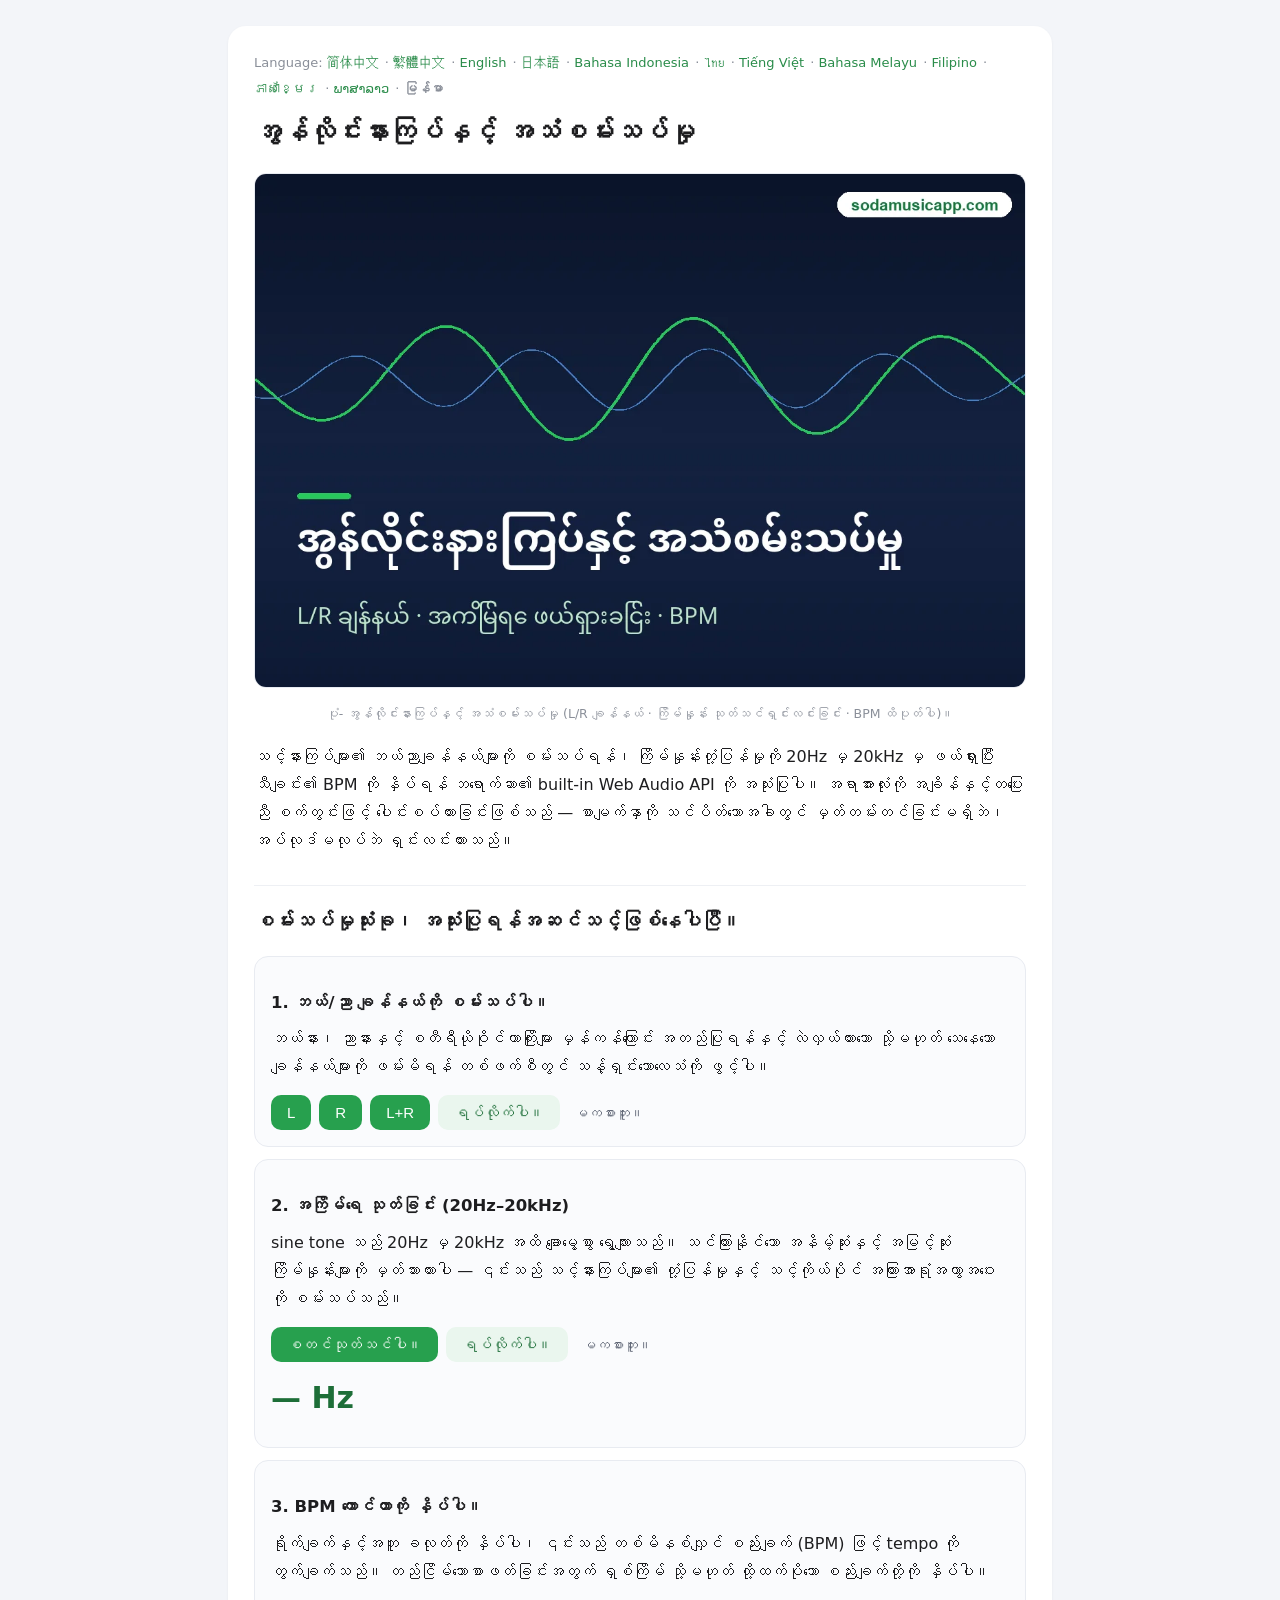
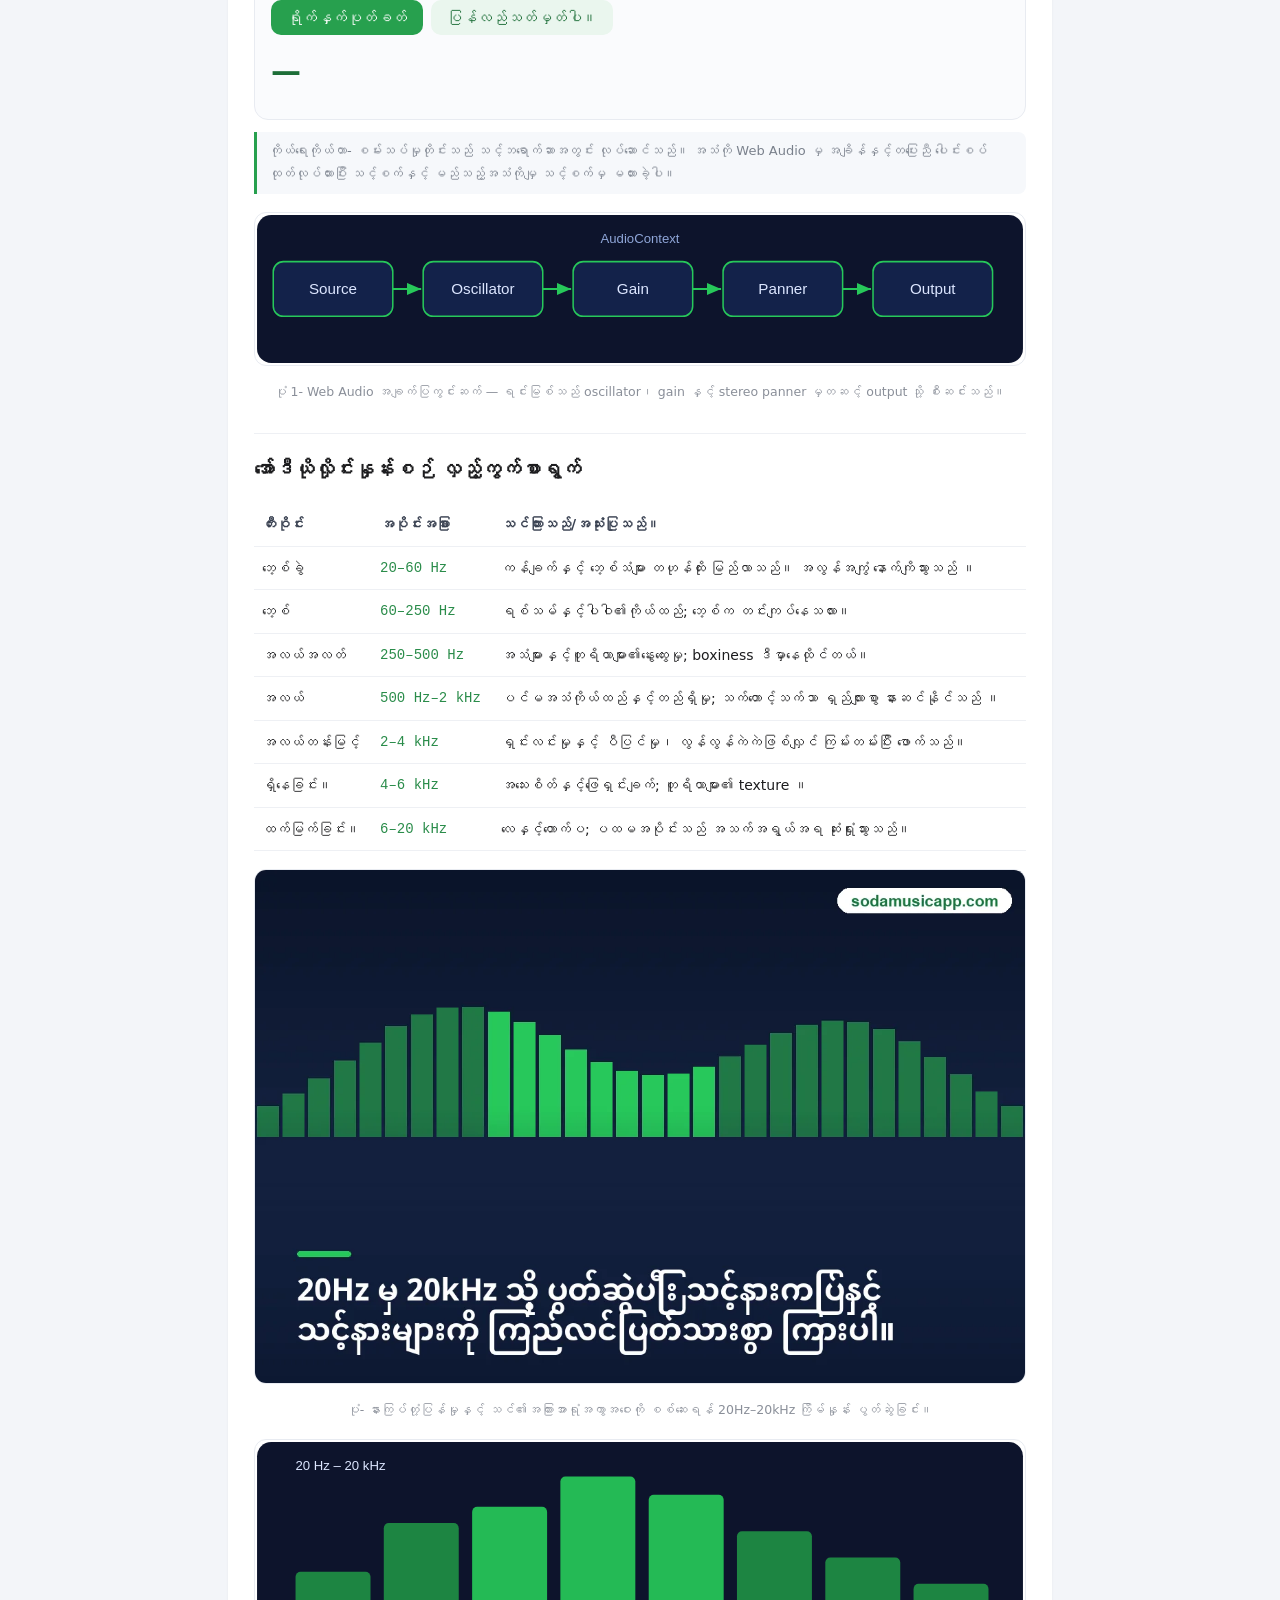
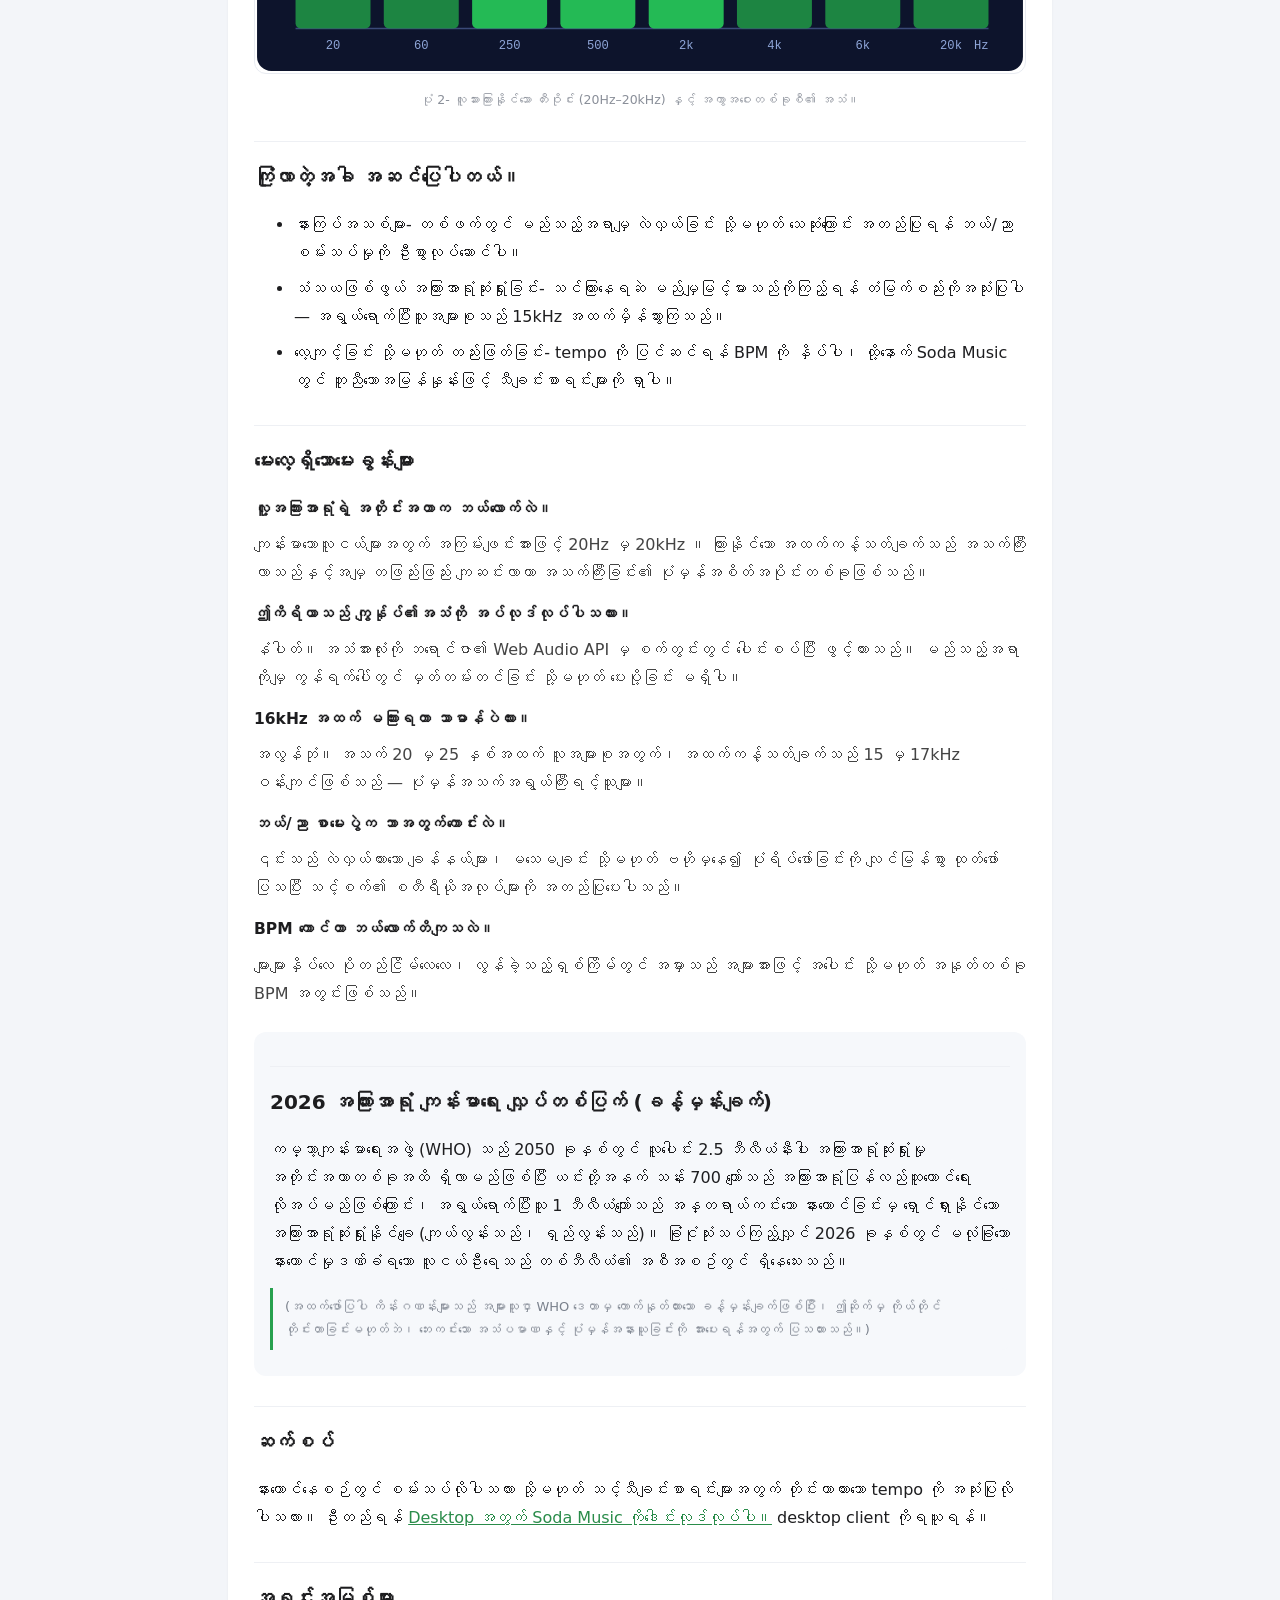
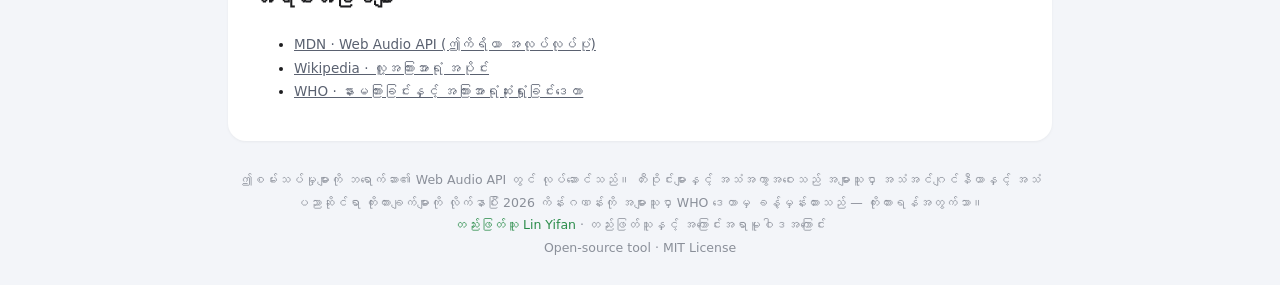
<file: my/index.html>
<!DOCTYPE html><html lang="my"><head><meta charset="utf-8">
<meta name="viewport" content="width=device-width,initial-scale=1">
<title>နားကြပ် ဘယ်/ညာ ချန်နယ် စမ်းသပ်ခြင်း · ကြိမ်နှုန်း ပွတ်ဆွဲခြင်း · BPM ကို နှိပ်ခြင်း | အွန်လိုင်းအသံစစ်ဆေးမှု</title>
<meta name="description" content="အခမဲ့အွန်လိုင်းနားကြပ်နှင့် အသံစမ်းသပ်မှု- ဘယ်/ညာ ချန်နယ်စစ်ဆေးခြင်း၊ တုံ့ပြန်မှုနှင့် ကြားနာမှုအတွက် 20Hz–20kHz ကြိမ်နှုန်း ပွတ်ဆွဲခြင်း၊ BPM ကောင်တာကို တို့ပါ။ Web Audio မှတဆင့် သင့်ဘရောက်ဆာတွင် အလုပ်လုပ်သည် — မည်သည့်အရာမျှ အပ်လုဒ်လုပ်ထားခြင်းမရှိပါ။">
<link rel="canonical" href="https://ishabamir.github.io/my/">
<link rel="alternate" hreflang="zh-Hans" href="https://ishabamir.github.io/">
<link rel="alternate" hreflang="zh-Hant" href="https://ishabamir.github.io/zh-tw/">
<link rel="alternate" hreflang="en" href="https://ishabamir.github.io/en/">
<link rel="alternate" hreflang="ja" href="https://ishabamir.github.io/ja/">
<link rel="alternate" hreflang="id" href="https://ishabamir.github.io/id/">
<link rel="alternate" hreflang="th" href="https://ishabamir.github.io/th/">
<link rel="alternate" hreflang="vi" href="https://ishabamir.github.io/vi/">
<link rel="alternate" hreflang="ms" href="https://ishabamir.github.io/ms/">
<link rel="alternate" hreflang="fil" href="https://ishabamir.github.io/fil/">
<link rel="alternate" hreflang="km" href="https://ishabamir.github.io/km/">
<link rel="alternate" hreflang="lo" href="https://ishabamir.github.io/lo/">
<link rel="alternate" hreflang="my" href="https://ishabamir.github.io/my/">
<link rel="alternate" hreflang="x-default" href="https://ishabamir.github.io/">
<link rel="stylesheet" href="/style.css">
<script type="application/ld+json">
{
 "@context": "https://schema.org",
 "@graph": [
  {
   "@type": "WebApplication",
   "name": "အွန်လိုင်းနားကြပ်နှင့် အသံစမ်းသပ်မှု",
   "url": "https://ishabamir.github.io/my/",
   "applicationCategory": "MultimediaApplication",
   "operatingSystem": "Web browser",
   "browserRequirements": "Requires Web Audio API",
   "inLanguage": "my",
   "description": "အခမဲ့အွန်လိုင်းနားကြပ်နှင့် အသံစမ်းသပ်မှု- ဘယ်/ညာ ချန်နယ်စစ်ဆေးခြင်း၊ တုံ့ပြန်မှုနှင့် ကြားနာမှုအတွက် 20Hz–20kHz ကြိမ်နှုန်း ပွတ်ဆွဲခြင်း၊ BPM ကောင်တာကို တို့ပါ။ Web Audio မှတဆင့် သင့်ဘရောက်ဆာတွင် အလုပ်လုပ်သည် — မည်သည့်အရာမျှ အပ်လုဒ်လုပ်ထားခြင်းမရှိပါ။",
   "isAccessibleForFree": true,
   "offers": {
    "@type": "Offer",
    "price": "0",
    "priceCurrency": "USD"
   },
   "author": {
    "@type": "Person",
    "name": "Lin Yifan",
    "url": "https://ishabamir.github.io/about-editorial/"
   }
  },
  {
   "@type": "FAQPage",
   "inLanguage": "my",
   "url": "https://ishabamir.github.io/my/",
   "mainEntity": [
    {
     "@type": "Question",
     "name": "လူ့အကြားအာရုံရဲ့ အတိုင်းအတာက ဘယ်လောက်လဲ။",
     "acceptedAnswer": {
      "@type": "Answer",
      "text": "ကျန်းမာသောလူငယ်များအတွက် အကြမ်းဖျင်းအားဖြင့် 20Hz မှ 20kHz ။ ကြားနိုင်သော အထက်ကန့်သတ်ချက်သည် အသက်ကြီးလာသည်နှင့်အမျှ တဖြည်းဖြည်း ကျဆင်းလာကာ အသက်ကြီးခြင်း၏ ပုံမှန်အစိတ်အပိုင်းတစ်ခုဖြစ်သည်။"
     }
    },
    {
     "@type": "Question",
     "name": "ဤကိရိယာသည် ကျွန်ုပ်၏အသံကို အပ်လုဒ်လုပ်ပါသလား။",
     "acceptedAnswer": {
      "@type": "Answer",
      "text": "နံပါတ်။ အသံအားလုံးကို ဘရောင်ဇာ၏ Web Audio API မှ စက်တွင်းတွင် ပေါင်းစပ်ပြီး ဖွင့်ထားသည်။ မည်သည့်အရာကိုမျှ ကွန်ရက်ပေါ်တွင် မှတ်တမ်းတင်ခြင်း သို့မဟုတ် ပေးပို့ခြင်း မရှိပါ။"
     }
    },
    {
     "@type": "Question",
     "name": "16kHz အထက် မကြားရတာ သာမာန်ပဲလား။",
     "acceptedAnswer": {
      "@type": "Answer",
      "text": "အလွန်ဘုံ။ အသက် 20 မှ 25 နှစ်အထက် လူအများစုအတွက်၊ အထက်ကန့်သတ်ချက်သည် 15 မှ 17kHz ဝန်းကျင်ဖြစ်သည် — ပုံမှန်အသက်အရွယ်ကြီးရင့်သူများ။"
     }
    },
    {
     "@type": "Question",
     "name": "ဘယ်/ညာ စာမေးပွဲက ဘာအတွက်ကောင်းလဲ။",
     "acceptedAnswer": {
      "@type": "Answer",
      "text": "၎င်းသည် လဲလှယ်ထားသော ချန်နယ်များ၊ မသေမချင်း သို့မဟုတ် ဗဟိုမှနေ၍ ပုံရိပ်ဖော်ခြင်းကို လျင်မြန်စွာ ထုတ်ဖော်ပြသပြီး သင့်စက်၏ စတီရီယိုအလုပ်များကို အတည်ပြုပေးပါသည်။"
     }
    },
    {
     "@type": "Question",
     "name": "BPM ကောင်တာ ဘယ်လောက်တိကျသလဲ။",
     "acceptedAnswer": {
      "@type": "Answer",
      "text": "များများနှိပ်လေ ပိုတည်ငြိမ်လေလေ၊ လွန်ခဲ့သည့်ရှစ်ကြိမ်တွင် အမှားသည် အများအားဖြင့် အပေါင်း သို့မဟုတ် အနုတ်တစ်ခု BPM အတွင်းဖြစ်သည်။"
     }
    }
   ]
  }
 ]
}
</script>
</head>
<body><div class="wrap"><main>
<nav class="lang">Language: <a href="/">简体中文</a> · <a href="/zh-tw/">繁體中文</a> · <a href="/en/">English</a> · <a href="/ja/">日本語</a> · <a href="/id/">Bahasa Indonesia</a> · <a href="/th/">ไทย</a> · <a href="/vi/">Tiếng Việt</a> · <a href="/ms/">Bahasa Melayu</a> · <a href="/fil/">Filipino</a> · <a href="/km/">ភាសាខ្មែរ</a> · <a href="/lo/">ພາສາລາວ</a> · <strong>မြန်မာ</strong></nav>
<h1>အွန်လိုင်းနားကြပ်နှင့် အသံစမ်းသပ်မှု</h1>
<figure class="i4png"><picture><source type="image/webp" srcset="/img/cover_my.webp"><img src="/img/cover_my.png" alt="အွန်လိုင်းနားကြပ်နှင့် အသံစမ်းသပ်ကိရိယာ သရုပ်ဖော်ပုံ" fetchpriority="high" width="1120" height="746"></picture><figcaption>ပုံ- အွန်လိုင်းနားကြပ်နှင့် အသံစမ်းသပ်မှု (L/R ချန်နယ် · ကြိမ်နှုန်း သုတ်သင်ရှင်းလင်းခြင်း · BPM ထိပုတ်ပါ)။</figcaption></figure>
<p>သင့်နားကြပ်များ၏ ဘယ်ညာချန်နယ်များကို စမ်းသပ်ရန်၊ ကြိမ်နှုန်းတုံ့ပြန်မှုကို 20Hz မှ 20kHz မှ ဖယ်ရှားပြီး သီချင်း၏ BPM ကို နှိပ်ရန် ဘရောက်ဆာ၏ built-in Web Audio API ကို အသုံးပြုပါ။ အရာအားလုံးကို အချိန်နှင့်တပြေးညီ စက်တွင်းဖြင့် ပေါင်းစပ်ထားခြင်းဖြစ်သည် — စာမျက်နှာကို သင်ပိတ်သောအခါတွင် မှတ်တမ်းတင်ခြင်းမရှိဘဲ၊ အပ်လုဒ်မလုပ်ဘဲ ရှင်းလင်းထားသည်။</p>
<h2>စမ်းသပ်မှုသုံးခု၊ အသုံးပြုရန်အဆင်သင့်ဖြစ်နေပါပြီ။</h2>
<div class="tool"><h3>1. ဘယ်/ညာ ချန်နယ်ကို စမ်းသပ်ပါ။</h3><p>ဘယ်နား၊ ညာနားနှင့် စတီရီယိုဝိုင်ယာကြိုးများ မှန်ကန်ကြောင်း အတည်ပြုရန်နှင့် လဲလှယ်ထားသော သို့မဟုတ် သေနေသော ချန်နယ်များကို ဖမ်းမိရန် တစ်ဖက်စီတွင် သန့်ရှင်းသောလေသံကို ဖွင့်ပါ။</p><button id="lr-left">L</button><button id="lr-right">R</button><button id="lr-both">L+R</button><button id="lr-stop" class="ghost">ရပ်လိုက်ပါ။</button><span id="lrstate" class="state">မကစားဘူး။</span></div><div class="tool"><h3>2. အကြိမ်ရေ သုတ်ခြင်း (20Hz–20kHz)</h3><p>sine tone သည် 20Hz မှ 20kHz အထိ ချောမွေ့စွာ ရွေ့လျားသည်။ သင်ကြားနိုင်သော အနိမ့်ဆုံးနှင့် အမြင့်ဆုံး ကြိမ်နှုန်းများကို မှတ်သားထားပါ — ၎င်းသည် သင့်နားကြပ်များ၏ တုံ့ပြန်မှုနှင့် သင့်ကိုယ်ပိုင် အကြားအာရုံအကွာအဝေးကို စမ်းသပ်သည်။</p><button id="sweep-start">စတင်သုတ်သင်ပါ။</button><button id="sweep-stop" class="ghost">ရပ်လိုက်ပါ။</button><span id="sweepstate" class="state">မကစားဘူး။</span><div class="big" id="sweephz">— Hz</div></div><div class="tool"><h3>3. BPM ကောင်တာကို နှိပ်ပါ။</h3><p>ရိုက်ချက်နှင့်အတူ ခလုတ်ကို နှိပ်ပါ၊ ၎င်းသည် တစ်မိနစ်လျှင် စည်းချက် (BPM) ဖြင့် tempo ကိုတွက်ချက်သည်။ တည်ငြိမ်သောစာဖတ်ခြင်းအတွက် ရှစ်ကြိမ် သို့မဟုတ် ထို့ထက်ပိုသော စည်းချက်တို့ကို နှိပ်ပါ။</p><button id="bpm-tap">ရိုက်နှက်ပုတ်ခတ်</button><button id="bpm-reset" class="ghost">ပြန်လည်သတ်မှတ်ပါ။</button><div class="big" id="bpmval">—</div></div><p class="note">ကိုယ်ရေးကိုယ်တာ- စမ်းသပ်မှုတိုင်းသည် သင့်ဘရောက်ဆာအတွင်း လုပ်ဆောင်သည်။ အသံကို Web Audio မှ အချိန်နှင့်တပြေးညီ ပေါင်းစပ်ထုတ်လုပ်ထားပြီး သင့်စက်နှင့် မည်သည့်အသံကိုမျှ သင့်စက်မှ မထားခဲ့ပါ။</p>
<figure class="diagwrap"><svg viewBox="0 0 760 150" xmlns="http://www.w3.org/2000/svg" role="img" aria-label="Web Audio signal chain" class="diag"><defs><marker id="ar" markerWidth="9" markerHeight="9" refX="7" refY="3" orient="auto"><path d="M0,0 L7,3 L0,6 Z" fill="#27c85a"/></marker></defs><rect x="2" y="2" width="756" height="146" rx="14" fill="#0d142c"/><rect x="18" y="48" width="118" height="54" rx="10" fill="#13224a" stroke="#27c85a" stroke-width="1.5"/><text x="77" y="80" fill="#dce6ff" font-family="Segoe UI,Arial" font-size="15" text-anchor="middle">Source</text><line x1="136" y1="75" x2="164" y2="75" stroke="#27c85a" stroke-width="2" marker-end="url(#ar)"/><rect x="166" y="48" width="118" height="54" rx="10" fill="#13224a" stroke="#27c85a" stroke-width="1.5"/><text x="225" y="80" fill="#dce6ff" font-family="Segoe UI,Arial" font-size="15" text-anchor="middle">Oscillator</text><line x1="284" y1="75" x2="312" y2="75" stroke="#27c85a" stroke-width="2" marker-end="url(#ar)"/><rect x="314" y="48" width="118" height="54" rx="10" fill="#13224a" stroke="#27c85a" stroke-width="1.5"/><text x="373" y="80" fill="#dce6ff" font-family="Segoe UI,Arial" font-size="15" text-anchor="middle">Gain</text><line x1="432" y1="75" x2="460" y2="75" stroke="#27c85a" stroke-width="2" marker-end="url(#ar)"/><rect x="462" y="48" width="118" height="54" rx="10" fill="#13224a" stroke="#27c85a" stroke-width="1.5"/><text x="521" y="80" fill="#dce6ff" font-family="Segoe UI,Arial" font-size="15" text-anchor="middle">Panner</text><line x1="580" y1="75" x2="608" y2="75" stroke="#27c85a" stroke-width="2" marker-end="url(#ar)"/><rect x="610" y="48" width="118" height="54" rx="10" fill="#13224a" stroke="#27c85a" stroke-width="1.5"/><text x="669" y="80" fill="#dce6ff" font-family="Segoe UI,Arial" font-size="15" text-anchor="middle">Output</text><text x="380" y="30" fill="#8fa6d8" font-family="Segoe UI,Arial" font-size="13" text-anchor="middle">AudioContext</text></svg><figcaption>ပုံ 1- Web Audio အချက်ပြကွင်းဆက် — ရင်းမြစ်သည် oscillator၊ gain နှင့် stereo panner မှတဆင့် output သို့ စီးဆင်းသည်။</figcaption></figure>
<h2>အော်ဒီယိုလှိုင်းနှုန်းစဉ် လှည့်ကွက်စာရွက်</h2>
<table><tr><th>တီးဝိုင်း</th><th>အပိုင်းအခြား</th><th>သင်ကြားသည်/အသုံးပြုသည်။</th></tr><tr><td>ဘေ့စ်ခွဲ</td><td class="mono">20–60 Hz</td><td>ကန်ချက်နှင့် ဘေ့စ်သံများ တဟုန်ထိုး မြည်လာသည်။ အလွန်အကျွံ နောက်ကျိသွားသည် ။</td></tr><tr><td>ဘေ့စ်</td><td class="mono">60–250 Hz</td><td>ရစ်သမ်နှင့်ပါဝါ၏ကိုယ်ထည်; ဘေ့စ်က တင်းကျပ်နေသလား။</td></tr><tr><td>အလယ်အလတ်</td><td class="mono">250–500 Hz</td><td>အသံများနှင့်တူရိယာများ၏နွေးထွေးမှု; boxiness ဒီမှာနေထိုင်တယ်။</td></tr><tr><td>အလယ်</td><td class="mono">500 Hz–2 kHz</td><td>ပင်မအသံကိုယ်ထည်နှင့်တည်ရှိမှု; သက်တောင့်သက်သာ ရှည်လျားစွာ နားဆင်နိုင်သည် ။</td></tr><tr><td>အလယ်တန်းမြင့်</td><td class="mono">2–4 kHz</td><td>ရှင်းလင်းမှုနှင့် ပီပြင်မှု၊ လွန်လွန်ကဲကဲဖြစ်လျှင် ကြမ်းတမ်းပြီး ဖောက်သည်။</td></tr><tr><td>ရှိနေခြင်း။</td><td class="mono">4–6 kHz</td><td>အသေးစိတ်နှင့်ဖြေရှင်းချက်; တူရိယာများ၏ texture ။</td></tr><tr><td>ထက်မြက်ခြင်း။</td><td class="mono">6–20 kHz</td><td>လေနှင့်တောက်ပ; ပထမအပိုင်းသည် အသက်အရွယ်အရ ဆုံးရှုံးသွားသည်။</td></tr></table>
<figure class="i4png"><picture><source type="image/webp" srcset="/img/board_my.webp"><img src="/img/board_my.png" alt="လူသားကြားနိုင်သော လှိုင်းနှုန်းစဉ်နှင့် သိမ်းကျုံးပုံဥပမာ" loading="lazy" width="1120" height="746"></picture><figcaption>ပုံ- နားကြပ်တုံ့ပြန်မှုနှင့် သင်၏အကြားအာရုံအကွာအဝေးကို စစ်ဆေးရန် 20Hz–20kHz ကြိမ်နှုန်း ပွတ်ဆွဲခြင်း။</figcaption></figure>
<figure class="diagwrap"><svg viewBox="0 0 760 230" xmlns="http://www.w3.org/2000/svg" role="img" aria-label="Human audible frequency spectrum 20Hz to 20kHz" class="diag"><rect x="2" y="2" width="756" height="226" rx="14" fill="#0d142c"/><line x1="40" y1="186" x2="724" y2="186" stroke="#3a4a78" stroke-width="1.5"/><rect x="40.0" y="130" width="74" height="56" rx="5" fill="#1f8f45" opacity="0.92"/><text x="77.0" y="206" fill="#8fa6d8" font-family="Consolas,monospace" font-size="12" text-anchor="middle">20</text><rect x="127.1" y="82" width="74" height="104" rx="5" fill="#1f8f45" opacity="0.92"/><text x="164.1" y="206" fill="#8fa6d8" font-family="Consolas,monospace" font-size="12" text-anchor="middle">60</text><rect x="214.3" y="66" width="74" height="120" rx="5" fill="#27c85a" opacity="0.92"/><text x="251.3" y="206" fill="#8fa6d8" font-family="Consolas,monospace" font-size="12" text-anchor="middle">250</text><rect x="301.4" y="36" width="74" height="150" rx="5" fill="#27c85a" opacity="0.92"/><text x="338.4" y="206" fill="#8fa6d8" font-family="Consolas,monospace" font-size="12" text-anchor="middle">500</text><rect x="388.6" y="54" width="74" height="132" rx="5" fill="#27c85a" opacity="0.92"/><text x="425.6" y="206" fill="#8fa6d8" font-family="Consolas,monospace" font-size="12" text-anchor="middle">2k</text><rect x="475.7" y="90" width="74" height="96" rx="5" fill="#1f8f45" opacity="0.92"/><text x="512.7" y="206" fill="#8fa6d8" font-family="Consolas,monospace" font-size="12" text-anchor="middle">4k</text><rect x="562.9" y="116" width="74" height="70" rx="5" fill="#1f8f45" opacity="0.92"/><text x="599.9" y="206" fill="#8fa6d8" font-family="Consolas,monospace" font-size="12" text-anchor="middle">6k</text><rect x="650.0" y="142" width="74" height="44" rx="5" fill="#1f8f45" opacity="0.92"/><text x="687.0" y="206" fill="#8fa6d8" font-family="Consolas,monospace" font-size="12" text-anchor="middle">20k</text><text x="724" y="206" fill="#8fa6d8" font-family="Consolas,monospace" font-size="12" text-anchor="end">Hz</text><text x="40" y="30" fill="#dce6ff" font-family="Segoe UI,Arial" font-size="13">20 Hz – 20 kHz</text></svg><figcaption>ပုံ 2- လူသားကြားနိုင်သော တီးဝိုင်း (20Hz–20kHz) နှင့် အကွာအဝေးတစ်ခုစီ၏ အသံ။</figcaption></figure>
<h2>ကြုံလာတဲ့အခါ အဆင်ပြေပါတယ်။</h2>
<ul class="scenes"><li>နားကြပ်အသစ်များ- တစ်ဖက်တွင် မည်သည့်အရာမျှ လဲလှယ်ခြင်း သို့မဟုတ် သေဆုံးကြောင်း အတည်ပြုရန် ဘယ်/ညာ စမ်းသပ်မှုကို ဦးစွာလုပ်ဆောင်ပါ။</li><li>သံသယဖြစ်ဖွယ် အကြားအာရုံဆုံးရှုံးခြင်း- သင်ကြားနေရဆဲ မည်မျှမြင့်မားသည်ကိုကြည့်ရန် တံမြက်စည်းကိုအသုံးပြုပါ — အရွယ်ရောက်ပြီးသူအများစုသည် 15kHz အထက်မှိန်သွားကြသည်။</li><li>လေ့ကျင့်ခြင်း သို့မဟုတ် တည်းဖြတ်ခြင်း- tempo ကို ပြင်ဆင်ရန် BPM ကို နှိပ်ပါ၊ ထို့နောက် Soda Music တွင် တူညီသောအမြန်နှုန်းဖြင့် သီချင်းစာရင်းများကို ရှာပါ။</li></ul><h2>မေးလေ့ရှိသောမေးခွန်းများ</h2>
<div class="faq"><h3>လူ့အကြားအာရုံရဲ့ အတိုင်းအတာက ဘယ်လောက်လဲ။</h3><p>ကျန်းမာသောလူငယ်များအတွက် အကြမ်းဖျင်းအားဖြင့် 20Hz မှ 20kHz ။ ကြားနိုင်သော အထက်ကန့်သတ်ချက်သည် အသက်ကြီးလာသည်နှင့်အမျှ တဖြည်းဖြည်း ကျဆင်းလာကာ အသက်ကြီးခြင်း၏ ပုံမှန်အစိတ်အပိုင်းတစ်ခုဖြစ်သည်။</p><h3>ဤကိရိယာသည် ကျွန်ုပ်၏အသံကို အပ်လုဒ်လုပ်ပါသလား။</h3><p>နံပါတ်။ အသံအားလုံးကို ဘရောင်ဇာ၏ Web Audio API မှ စက်တွင်းတွင် ပေါင်းစပ်ပြီး ဖွင့်ထားသည်။ မည်သည့်အရာကိုမျှ ကွန်ရက်ပေါ်တွင် မှတ်တမ်းတင်ခြင်း သို့မဟုတ် ပေးပို့ခြင်း မရှိပါ။</p><h3>16kHz အထက် မကြားရတာ သာမာန်ပဲလား။</h3><p>အလွန်ဘုံ။ အသက် 20 မှ 25 နှစ်အထက် လူအများစုအတွက်၊ အထက်ကန့်သတ်ချက်သည် 15 မှ 17kHz ဝန်းကျင်ဖြစ်သည် — ပုံမှန်အသက်အရွယ်ကြီးရင့်သူများ။</p><h3>ဘယ်/ညာ စာမေးပွဲက ဘာအတွက်ကောင်းလဲ။</h3><p>၎င်းသည် လဲလှယ်ထားသော ချန်နယ်များ၊ မသေမချင်း သို့မဟုတ် ဗဟိုမှနေ၍ ပုံရိပ်ဖော်ခြင်းကို လျင်မြန်စွာ ထုတ်ဖော်ပြသပြီး သင့်စက်၏ စတီရီယိုအလုပ်များကို အတည်ပြုပေးပါသည်။</p><h3>BPM ကောင်တာ ဘယ်လောက်တိကျသလဲ။</h3><p>များများနှိပ်လေ ပိုတည်ငြိမ်လေလေ၊ လွန်ခဲ့သည့်ရှစ်ကြိမ်တွင် အမှားသည် အများအားဖြင့် အပေါင်း သို့မဟုတ် အနုတ်တစ်ခု BPM အတွင်းဖြစ်သည်။</p></div><section id="i4data"><h2>2026 အကြားအာရုံ ကျန်းမာရေး လျှပ်တစ်ပြက် (ခန့်မှန်းချက်)</h2><p>ကမ္ဘာ့ကျန်းမာရေးအဖွဲ့ (WHO) သည် 2050 ခုနှစ်တွင် လူပေါင်း 2.5 ဘီလီယံနီးပါး အကြားအာရုံဆုံးရှုံးမှု အတိုင်းအတာတစ်ခုအထိ ရှိလာမည်ဖြစ်ပြီး ယင်းတို့အနက် သန်း 700 ကျော်သည် အကြားအာရုံပြန်လည်ထူထောင်ရေး လိုအပ်မည်ဖြစ်ကြောင်း၊ အရွယ်ရောက်ပြီးသူ 1 ဘီလီယံကျော်သည် အန္တရာယ်ကင်းသော နားထောင်ခြင်းမှ ရှောင်ရှားနိုင်သော အကြားအာရုံဆုံးရှုံးနိုင်ချေ (ကျယ်လွန်းသည်၊ ရှည်လွန်းသည်)။ ခြုံငုံသုံးသပ်ကြည့်လျှင် 2026 ခုနှစ်တွင် မလုံခြုံသော နားထောင်မှုဒဏ်ခံရသော လူငယ်ဦးရေသည် တစ်ဘီလီယံ၏ အစီအစဥ်တွင် ရှိနေသေးသည်။</p><p class="note">(အထက်ဖော်ပြပါ ကိန်းဂဏန်းများသည် အများသူငှာ WHO ဒေတာမှ ကောက်နုတ်ထားသော ခန့်မှန်းချက်ဖြစ်ပြီး၊ ဤဆိုက်မှ ကိုယ်တိုင်တိုင်းတာခြင်းမဟုတ်ဘဲ၊ ဘေးကင်းသော အသံပမာဏနှင့် ပုံမှန်အနားယူခြင်းကို အားပေးရန်အတွက် ပြသထားသည်။)</p></section><div class="related"><h2>ဆက်စပ်</h2><p>နားထောင်နေစဉ်တွင် စမ်းသပ်လိုပါသလား သို့မဟုတ် သင့်သီချင်းစာရင်းများအတွက် တိုင်းတာထားသော tempo ကို အသုံးပြုလိုပါသလား။ ဦးတည်ရန် <a href="https://sodamusicapp.com/download/">Desktop အတွက် Soda Music ကိုဒေါင်းလုဒ်လုပ်ပါ။</a> desktop client ကိုရယူရန်။</p></div><div class="src"><h2>အရင်းအမြစ်များ</h2><ul><li><a href="https://developer.mozilla.org/en-US/docs/Web/API/Web_Audio_API" rel="nofollow" target="_blank">MDN · Web Audio API (ဤကိရိယာ အလုပ်လုပ်ပုံ)</a></li><li><a href="https://en.wikipedia.org/wiki/Hearing_range" rel="nofollow" target="_blank">Wikipedia · လူ့အကြားအာရုံ အပိုင်း</a></li><li><a href="https://www.who.int/news-room/fact-sheets/detail/deafness-and-hearing-loss" rel="nofollow" target="_blank">WHO · နားမကြားခြင်းနှင့် အကြားအာရုံဆုံးရှုံးခြင်းဒေတာ</a></li></ul></div>
</main>
<footer>ဤစမ်းသပ်မှုများကို ဘရောက်ဆာ၏ Web Audio API တွင် လုပ်ဆောင်သည်။ တီးဝိုင်းများနှင့် အသံအကွာအဝေးသည် အများသူငှာ အသံအင်ဂျင်နီယာနှင့် အသံပညာဆိုင်ရာ ကိုးကားချက်များကို လိုက်နာပြီး 2026 ကိန်းဂဏန်းကို အများသူငှာ WHO ဒေတာမှ ခန့်မှန်းထားသည် — ကိုးကားရန်အတွက်သာ။<br><a href="/about-editorial/">တည်းဖြတ်သူ Lin Yifan</a> · တည်းဖြတ်သူနှင့် အကြောင်းအရာမူဝါဒအကြောင်း<br>Open-source tool · MIT License</footer>
</div>
<script>window.L={"js_idle": "မကစားဘူး။", "js_playing": "အခုကစားနေတယ်။", "js_sweeping": "အကြိမ်ရေ…", "js_taps": "ဆက်နှိပ်ပါ...", "js_bpm": "BPM", "lr_left": "L", "lr_right": "R", "lr_both": "L+R", "left": "L", "right": "R", "both": "L+R", "idle": "မကစားဘူး။", "playing": "အခုကစားနေတယ်။", "sweeping": "အကြိမ်ရေ…", "taps": "ဆက်နှိပ်ပါ...", "bpm": "BPM"};</script>
<script src="/app.js"></script></body></html>
</file>
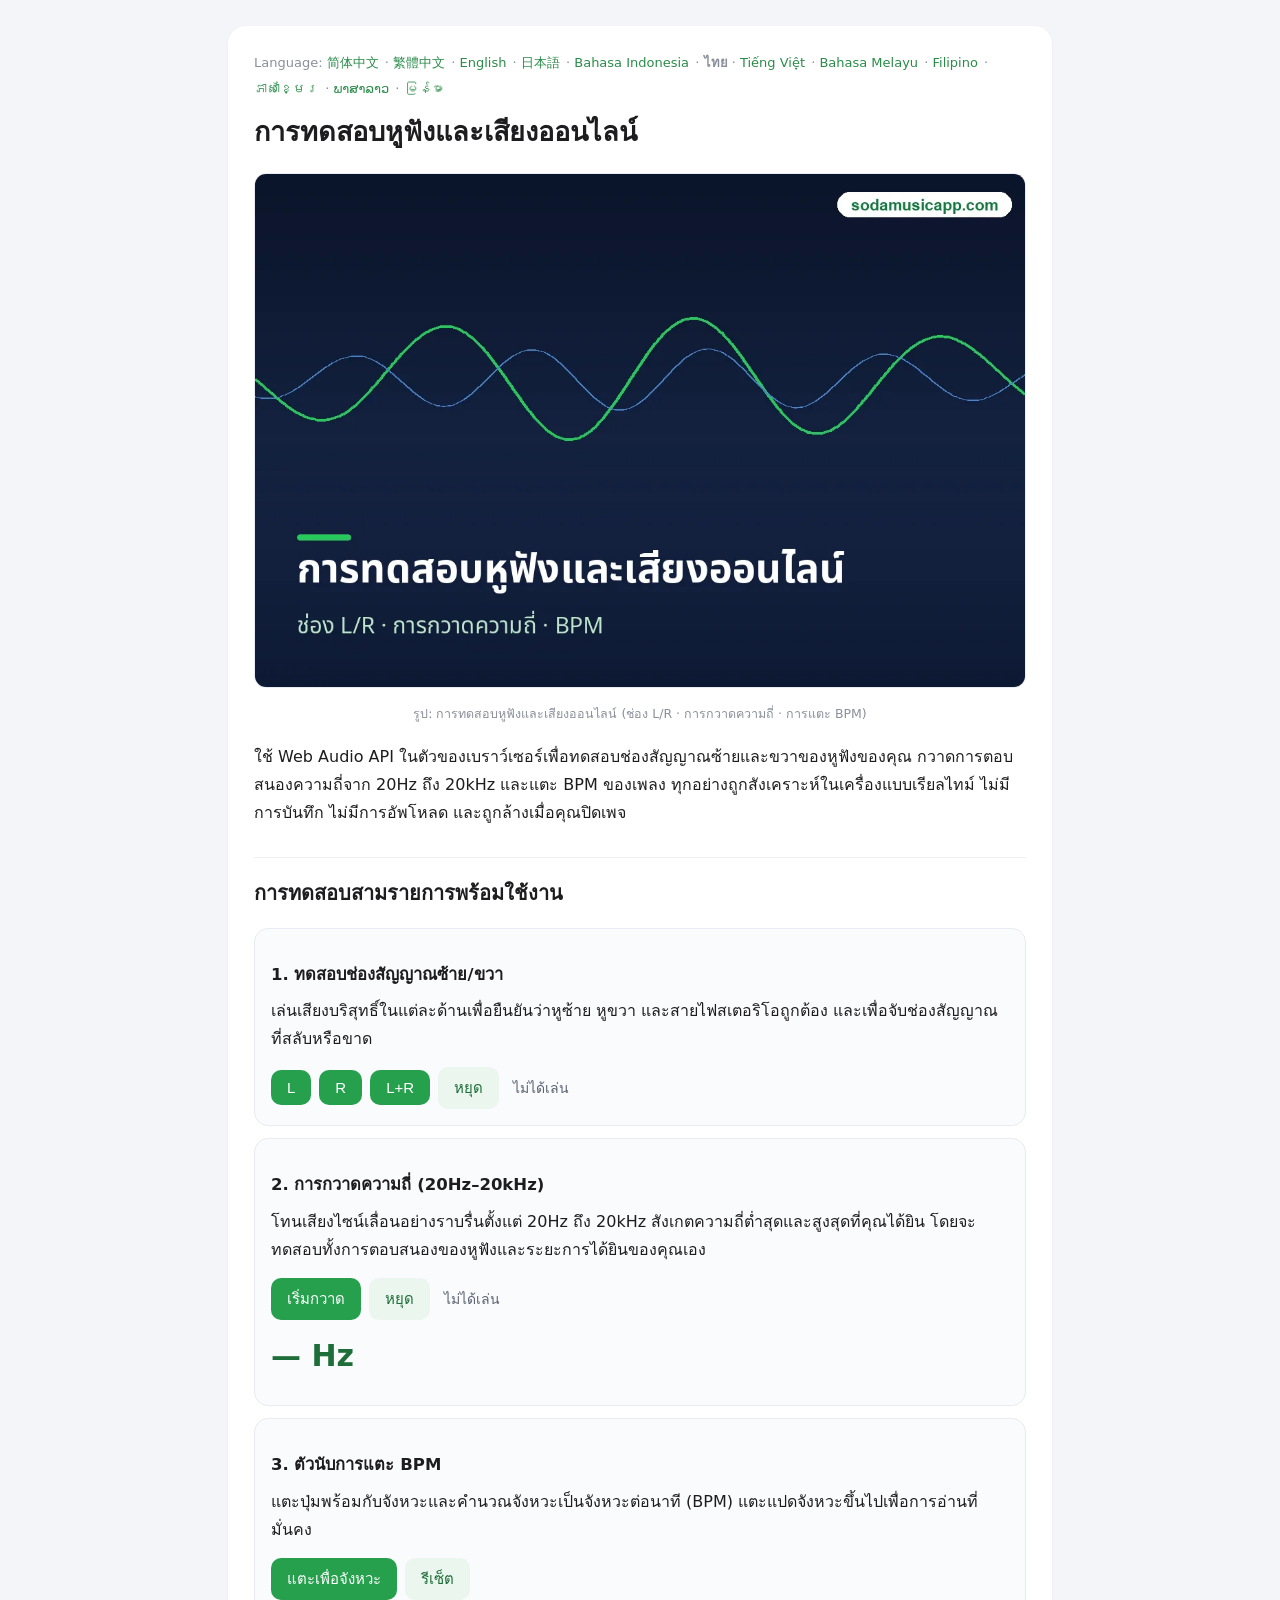
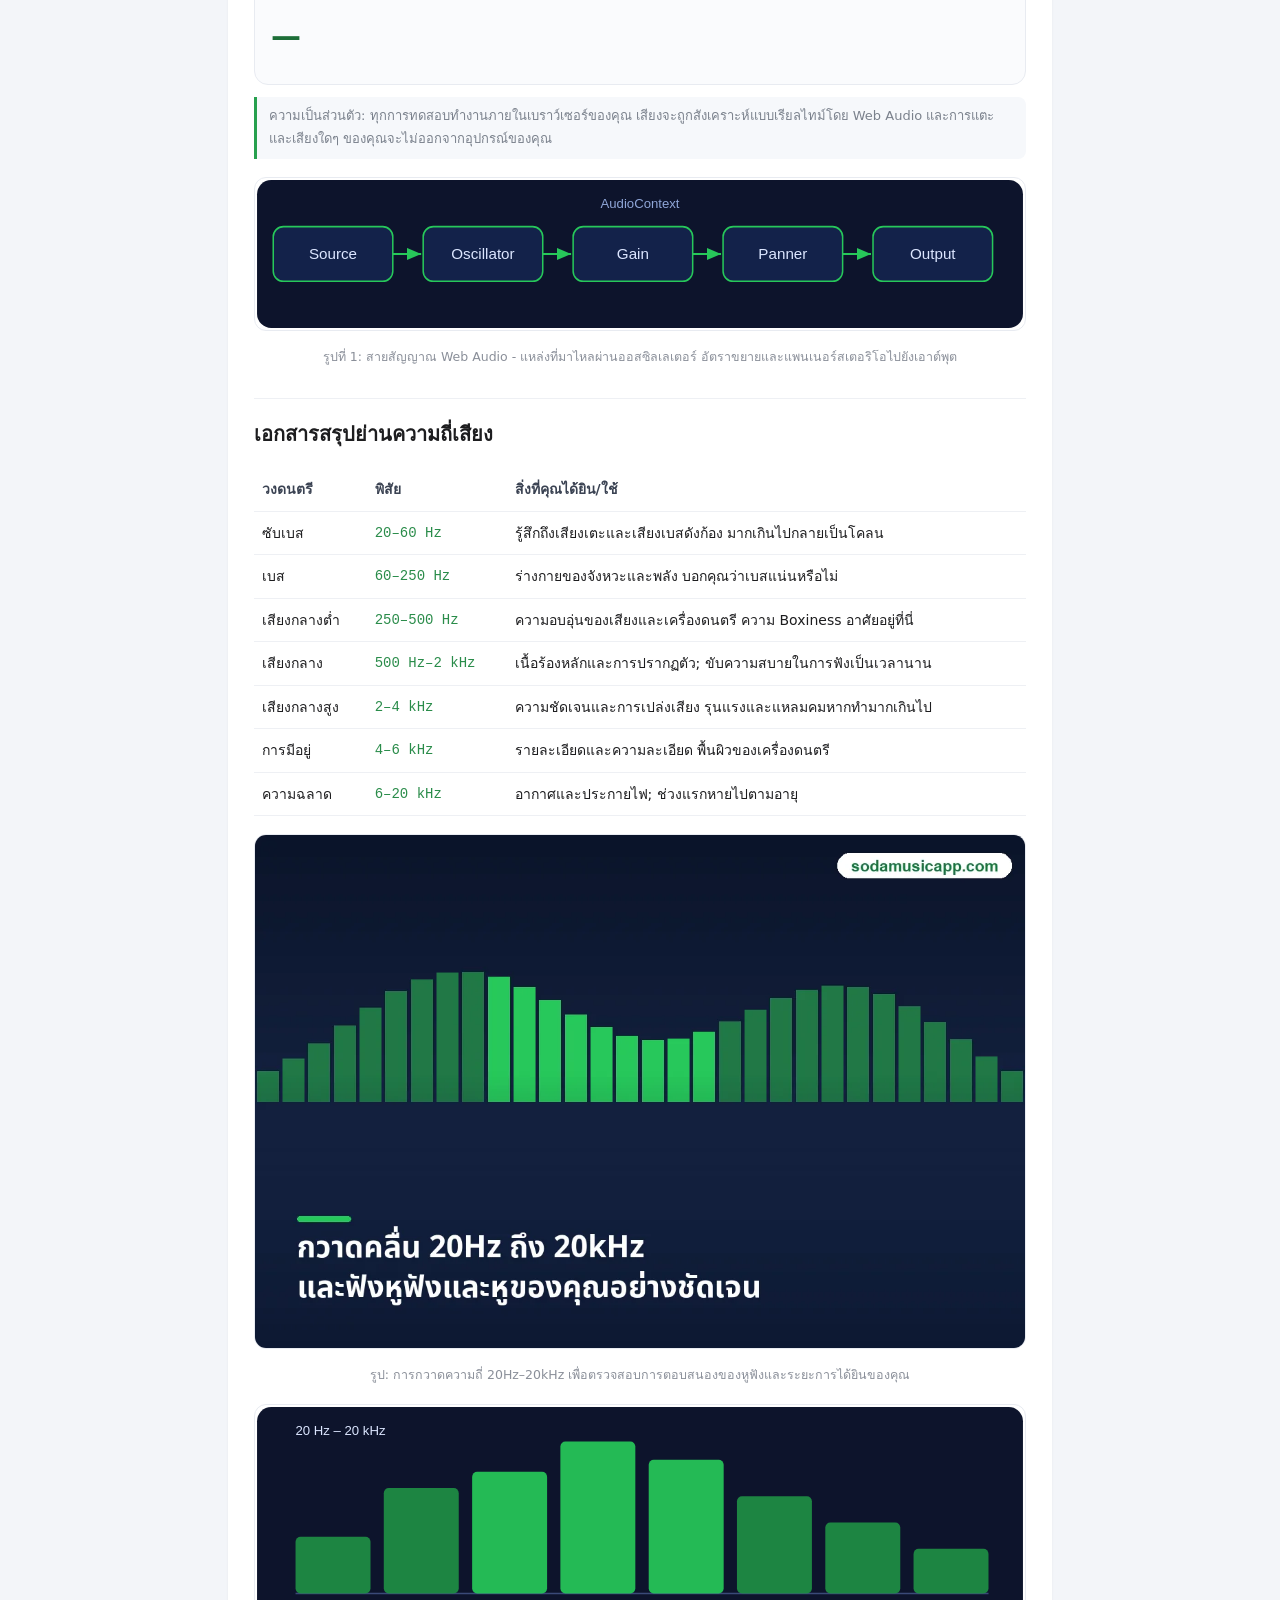
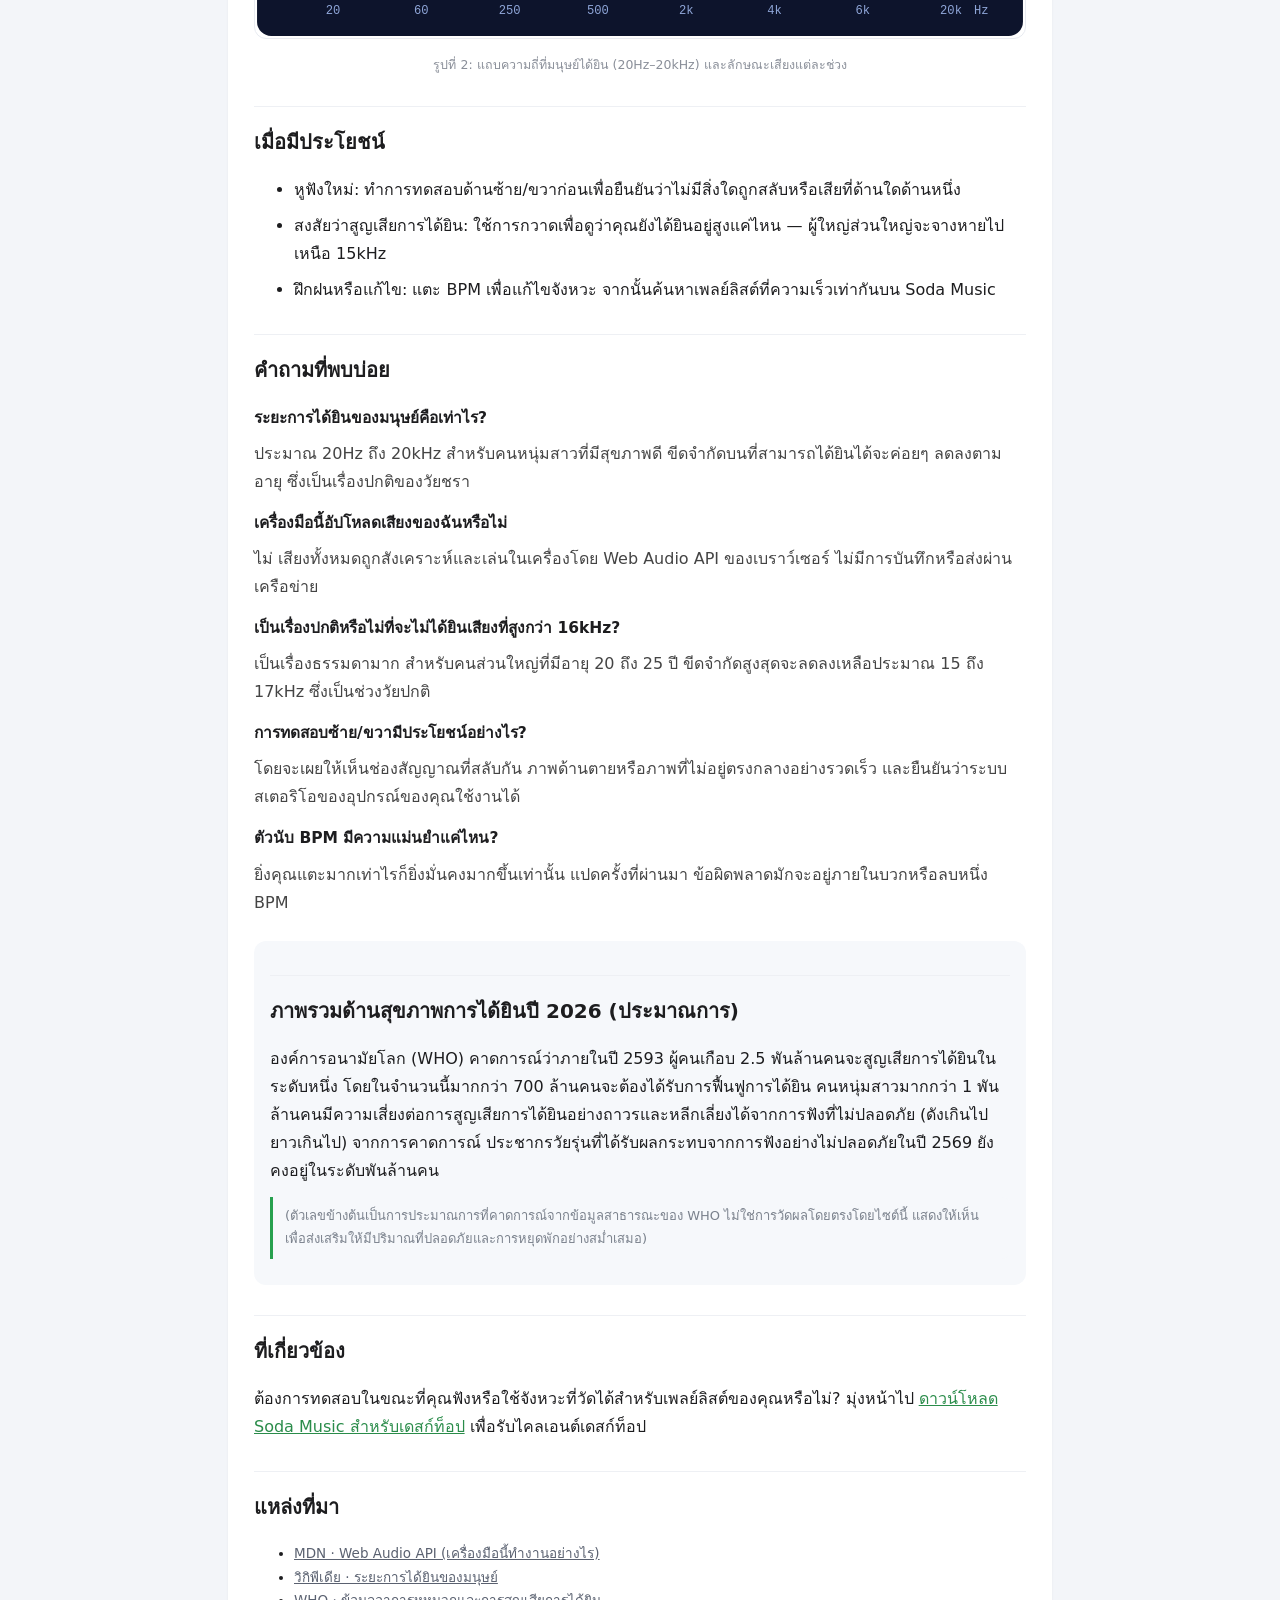
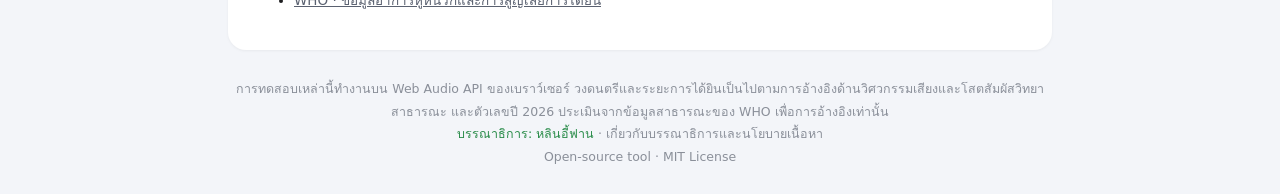
<file: th/index.html>
<!DOCTYPE html><html lang="th"><head><meta charset="utf-8">
<meta name="viewport" content="width=device-width,initial-scale=1">
<title>การทดสอบช่องสัญญาณซ้าย/ขวาของหูฟัง · การกวาดความถี่ · แตะ BPM | ทดสอบเสียงออนไลน์</title>
<meta name="description" content="การทดสอบหูฟังและเสียงออนไลน์ฟรี: ตรวจสอบช่องซ้าย/ขวา, การกวาดความถี่ 20Hz–20kHz สำหรับการตอบสนองและการได้ยิน, ตัวนับการแตะ BPM ทำงานในเบราว์เซอร์ของคุณผ่าน Web Audio — ไม่มีการอัปโหลดอะไรเลย">
<link rel="canonical" href="https://ishabamir.github.io/th/">
<link rel="alternate" hreflang="zh-Hans" href="https://ishabamir.github.io/">
<link rel="alternate" hreflang="zh-Hant" href="https://ishabamir.github.io/zh-tw/">
<link rel="alternate" hreflang="en" href="https://ishabamir.github.io/en/">
<link rel="alternate" hreflang="ja" href="https://ishabamir.github.io/ja/">
<link rel="alternate" hreflang="id" href="https://ishabamir.github.io/id/">
<link rel="alternate" hreflang="th" href="https://ishabamir.github.io/th/">
<link rel="alternate" hreflang="vi" href="https://ishabamir.github.io/vi/">
<link rel="alternate" hreflang="ms" href="https://ishabamir.github.io/ms/">
<link rel="alternate" hreflang="fil" href="https://ishabamir.github.io/fil/">
<link rel="alternate" hreflang="km" href="https://ishabamir.github.io/km/">
<link rel="alternate" hreflang="lo" href="https://ishabamir.github.io/lo/">
<link rel="alternate" hreflang="my" href="https://ishabamir.github.io/my/">
<link rel="alternate" hreflang="x-default" href="https://ishabamir.github.io/">
<link rel="stylesheet" href="/style.css">
<script type="application/ld+json">
{
 "@context": "https://schema.org",
 "@graph": [
  {
   "@type": "WebApplication",
   "name": "การทดสอบหูฟังและเสียงออนไลน์",
   "url": "https://ishabamir.github.io/th/",
   "applicationCategory": "MultimediaApplication",
   "operatingSystem": "Web browser",
   "browserRequirements": "Requires Web Audio API",
   "inLanguage": "th",
   "description": "การทดสอบหูฟังและเสียงออนไลน์ฟรี: ตรวจสอบช่องซ้าย/ขวา, การกวาดความถี่ 20Hz–20kHz สำหรับการตอบสนองและการได้ยิน, ตัวนับการแตะ BPM ทำงานในเบราว์เซอร์ของคุณผ่าน Web Audio — ไม่มีการอัปโหลดอะไรเลย",
   "isAccessibleForFree": true,
   "offers": {
    "@type": "Offer",
    "price": "0",
    "priceCurrency": "USD"
   },
   "author": {
    "@type": "Person",
    "name": "Lin Yifan",
    "url": "https://ishabamir.github.io/about-editorial/"
   }
  },
  {
   "@type": "FAQPage",
   "inLanguage": "th",
   "url": "https://ishabamir.github.io/th/",
   "mainEntity": [
    {
     "@type": "Question",
     "name": "ระยะการได้ยินของมนุษย์คือเท่าไร?",
     "acceptedAnswer": {
      "@type": "Answer",
      "text": "ประมาณ 20Hz ถึง 20kHz สำหรับคนหนุ่มสาวที่มีสุขภาพดี ขีดจำกัดบนที่สามารถได้ยินได้จะค่อยๆ ลดลงตามอายุ ซึ่งเป็นเรื่องปกติของวัยชรา"
     }
    },
    {
     "@type": "Question",
     "name": "เครื่องมือนี้อัปโหลดเสียงของฉันหรือไม่",
     "acceptedAnswer": {
      "@type": "Answer",
      "text": "ไม่ เสียงทั้งหมดถูกสังเคราะห์และเล่นในเครื่องโดย Web Audio API ของเบราว์เซอร์ ไม่มีการบันทึกหรือส่งผ่านเครือข่าย"
     }
    },
    {
     "@type": "Question",
     "name": "เป็นเรื่องปกติหรือไม่ที่จะไม่ได้ยินเสียงที่สูงกว่า 16kHz?",
     "acceptedAnswer": {
      "@type": "Answer",
      "text": "เป็นเรื่องธรรมดามาก สำหรับคนส่วนใหญ่ที่มีอายุ 20 ถึง 25 ปี ขีดจำกัดสูงสุดจะลดลงเหลือประมาณ 15 ถึง 17kHz ซึ่งเป็นช่วงวัยปกติ"
     }
    },
    {
     "@type": "Question",
     "name": "การทดสอบซ้าย/ขวามีประโยชน์อย่างไร?",
     "acceptedAnswer": {
      "@type": "Answer",
      "text": "โดยจะเผยให้เห็นช่องสัญญาณที่สลับกัน ภาพด้านตายหรือภาพที่ไม่อยู่ตรงกลางอย่างรวดเร็ว และยืนยันว่าระบบสเตอริโอของอุปกรณ์ของคุณใช้งานได้"
     }
    },
    {
     "@type": "Question",
     "name": "ตัวนับ BPM มีความแม่นยำแค่ไหน?",
     "acceptedAnswer": {
      "@type": "Answer",
      "text": "ยิ่งคุณแตะมากเท่าไรก็ยิ่งมั่นคงมากขึ้นเท่านั้น แปดครั้งที่ผ่านมา ข้อผิดพลาดมักจะอยู่ภายในบวกหรือลบหนึ่ง BPM"
     }
    }
   ]
  }
 ]
}
</script>
</head>
<body><div class="wrap"><main>
<nav class="lang">Language: <a href="/">简体中文</a> · <a href="/zh-tw/">繁體中文</a> · <a href="/en/">English</a> · <a href="/ja/">日本語</a> · <a href="/id/">Bahasa Indonesia</a> · <strong>ไทย</strong> · <a href="/vi/">Tiếng Việt</a> · <a href="/ms/">Bahasa Melayu</a> · <a href="/fil/">Filipino</a> · <a href="/km/">ភាសាខ្មែរ</a> · <a href="/lo/">ພາສາລາວ</a> · <a href="/my/">မြန်မာ</a></nav>
<h1>การทดสอบหูฟังและเสียงออนไลน์</h1>
<figure class="i4png"><picture><source type="image/webp" srcset="/img/cover_th.webp"><img src="/img/cover_th.png" alt="ภาพประกอบเครื่องมือทดสอบหูฟังและเสียงออนไลน์" fetchpriority="high" width="1120" height="746"></picture><figcaption>รูป: การทดสอบหูฟังและเสียงออนไลน์ (ช่อง L/R · การกวาดความถี่ · การแตะ BPM)</figcaption></figure>
<p>ใช้ Web Audio API ในตัวของเบราว์เซอร์เพื่อทดสอบช่องสัญญาณซ้ายและขวาของหูฟังของคุณ กวาดการตอบสนองความถี่จาก 20Hz ถึง 20kHz และแตะ BPM ของเพลง ทุกอย่างถูกสังเคราะห์ในเครื่องแบบเรียลไทม์ ไม่มีการบันทึก ไม่มีการอัพโหลด และถูกล้างเมื่อคุณปิดเพจ</p>
<h2>การทดสอบสามรายการพร้อมใช้งาน</h2>
<div class="tool"><h3>1. ทดสอบช่องสัญญาณซ้าย/ขวา</h3><p>เล่นเสียงบริสุทธิ์ในแต่ละด้านเพื่อยืนยันว่าหูซ้าย หูขวา และสายไฟสเตอริโอถูกต้อง และเพื่อจับช่องสัญญาณที่สลับหรือขาด</p><button id="lr-left">L</button><button id="lr-right">R</button><button id="lr-both">L+R</button><button id="lr-stop" class="ghost">หยุด</button><span id="lrstate" class="state">ไม่ได้เล่น</span></div><div class="tool"><h3>2. การกวาดความถี่ (20Hz–20kHz)</h3><p>โทนเสียงไซน์เลื่อนอย่างราบรื่นตั้งแต่ 20Hz ถึง 20kHz สังเกตความถี่ต่ำสุดและสูงสุดที่คุณได้ยิน โดยจะทดสอบทั้งการตอบสนองของหูฟังและระยะการได้ยินของคุณเอง</p><button id="sweep-start">เริ่มกวาด</button><button id="sweep-stop" class="ghost">หยุด</button><span id="sweepstate" class="state">ไม่ได้เล่น</span><div class="big" id="sweephz">— Hz</div></div><div class="tool"><h3>3. ตัวนับการแตะ BPM</h3><p>แตะปุ่มพร้อมกับจังหวะและคำนวณจังหวะเป็นจังหวะต่อนาที (BPM) แตะแปดจังหวะขึ้นไปเพื่อการอ่านที่มั่นคง</p><button id="bpm-tap">แตะเพื่อจังหวะ</button><button id="bpm-reset" class="ghost">รีเซ็ต</button><div class="big" id="bpmval">—</div></div><p class="note">ความเป็นส่วนตัว: ทุกการทดสอบทำงานภายในเบราว์เซอร์ของคุณ เสียงจะถูกสังเคราะห์แบบเรียลไทม์โดย Web Audio และการแตะและเสียงใดๆ ของคุณจะไม่ออกจากอุปกรณ์ของคุณ</p>
<figure class="diagwrap"><svg viewBox="0 0 760 150" xmlns="http://www.w3.org/2000/svg" role="img" aria-label="Web Audio signal chain" class="diag"><defs><marker id="ar" markerWidth="9" markerHeight="9" refX="7" refY="3" orient="auto"><path d="M0,0 L7,3 L0,6 Z" fill="#27c85a"/></marker></defs><rect x="2" y="2" width="756" height="146" rx="14" fill="#0d142c"/><rect x="18" y="48" width="118" height="54" rx="10" fill="#13224a" stroke="#27c85a" stroke-width="1.5"/><text x="77" y="80" fill="#dce6ff" font-family="Segoe UI,Arial" font-size="15" text-anchor="middle">Source</text><line x1="136" y1="75" x2="164" y2="75" stroke="#27c85a" stroke-width="2" marker-end="url(#ar)"/><rect x="166" y="48" width="118" height="54" rx="10" fill="#13224a" stroke="#27c85a" stroke-width="1.5"/><text x="225" y="80" fill="#dce6ff" font-family="Segoe UI,Arial" font-size="15" text-anchor="middle">Oscillator</text><line x1="284" y1="75" x2="312" y2="75" stroke="#27c85a" stroke-width="2" marker-end="url(#ar)"/><rect x="314" y="48" width="118" height="54" rx="10" fill="#13224a" stroke="#27c85a" stroke-width="1.5"/><text x="373" y="80" fill="#dce6ff" font-family="Segoe UI,Arial" font-size="15" text-anchor="middle">Gain</text><line x1="432" y1="75" x2="460" y2="75" stroke="#27c85a" stroke-width="2" marker-end="url(#ar)"/><rect x="462" y="48" width="118" height="54" rx="10" fill="#13224a" stroke="#27c85a" stroke-width="1.5"/><text x="521" y="80" fill="#dce6ff" font-family="Segoe UI,Arial" font-size="15" text-anchor="middle">Panner</text><line x1="580" y1="75" x2="608" y2="75" stroke="#27c85a" stroke-width="2" marker-end="url(#ar)"/><rect x="610" y="48" width="118" height="54" rx="10" fill="#13224a" stroke="#27c85a" stroke-width="1.5"/><text x="669" y="80" fill="#dce6ff" font-family="Segoe UI,Arial" font-size="15" text-anchor="middle">Output</text><text x="380" y="30" fill="#8fa6d8" font-family="Segoe UI,Arial" font-size="13" text-anchor="middle">AudioContext</text></svg><figcaption>รูปที่ 1: สายสัญญาณ Web Audio - แหล่งที่มาไหลผ่านออสซิลเลเตอร์ อัตราขยายและแพนเนอร์สเตอริโอไปยังเอาต์พุต</figcaption></figure>
<h2>เอกสารสรุปย่านความถี่เสียง</h2>
<table><tr><th>วงดนตรี</th><th>พิสัย</th><th>สิ่งที่คุณได้ยิน/ใช้</th></tr><tr><td>ซับเบส</td><td class="mono">20–60 Hz</td><td>รู้สึกถึงเสียงเตะและเสียงเบสดังก้อง มากเกินไปกลายเป็นโคลน</td></tr><tr><td>เบส</td><td class="mono">60–250 Hz</td><td>ร่างกายของจังหวะและพลัง บอกคุณว่าเบสแน่นหรือไม่</td></tr><tr><td>เสียงกลางต่ำ</td><td class="mono">250–500 Hz</td><td>ความอบอุ่นของเสียงและเครื่องดนตรี ความ Boxiness อาศัยอยู่ที่นี่</td></tr><tr><td>เสียงกลาง</td><td class="mono">500 Hz–2 kHz</td><td>เนื้อร้องหลักและการปรากฏตัว; ขับความสบายในการฟังเป็นเวลานาน</td></tr><tr><td>เสียงกลางสูง</td><td class="mono">2–4 kHz</td><td>ความชัดเจนและการเปล่งเสียง รุนแรงและแหลมคมหากทำมากเกินไป</td></tr><tr><td>การมีอยู่</td><td class="mono">4–6 kHz</td><td>รายละเอียดและความละเอียด พื้นผิวของเครื่องดนตรี</td></tr><tr><td>ความฉลาด</td><td class="mono">6–20 kHz</td><td>อากาศและประกายไฟ; ช่วงแรกหายไปตามอายุ</td></tr></table>
<figure class="i4png"><picture><source type="image/webp" srcset="/img/board_th.webp"><img src="/img/board_th.png" alt="คลื่นความถี่ที่มนุษย์ได้ยินและภาพประกอบกวาด" loading="lazy" width="1120" height="746"></picture><figcaption>รูป: การกวาดความถี่ 20Hz–20kHz เพื่อตรวจสอบการตอบสนองของหูฟังและระยะการได้ยินของคุณ</figcaption></figure>
<figure class="diagwrap"><svg viewBox="0 0 760 230" xmlns="http://www.w3.org/2000/svg" role="img" aria-label="Human audible frequency spectrum 20Hz to 20kHz" class="diag"><rect x="2" y="2" width="756" height="226" rx="14" fill="#0d142c"/><line x1="40" y1="186" x2="724" y2="186" stroke="#3a4a78" stroke-width="1.5"/><rect x="40.0" y="130" width="74" height="56" rx="5" fill="#1f8f45" opacity="0.92"/><text x="77.0" y="206" fill="#8fa6d8" font-family="Consolas,monospace" font-size="12" text-anchor="middle">20</text><rect x="127.1" y="82" width="74" height="104" rx="5" fill="#1f8f45" opacity="0.92"/><text x="164.1" y="206" fill="#8fa6d8" font-family="Consolas,monospace" font-size="12" text-anchor="middle">60</text><rect x="214.3" y="66" width="74" height="120" rx="5" fill="#27c85a" opacity="0.92"/><text x="251.3" y="206" fill="#8fa6d8" font-family="Consolas,monospace" font-size="12" text-anchor="middle">250</text><rect x="301.4" y="36" width="74" height="150" rx="5" fill="#27c85a" opacity="0.92"/><text x="338.4" y="206" fill="#8fa6d8" font-family="Consolas,monospace" font-size="12" text-anchor="middle">500</text><rect x="388.6" y="54" width="74" height="132" rx="5" fill="#27c85a" opacity="0.92"/><text x="425.6" y="206" fill="#8fa6d8" font-family="Consolas,monospace" font-size="12" text-anchor="middle">2k</text><rect x="475.7" y="90" width="74" height="96" rx="5" fill="#1f8f45" opacity="0.92"/><text x="512.7" y="206" fill="#8fa6d8" font-family="Consolas,monospace" font-size="12" text-anchor="middle">4k</text><rect x="562.9" y="116" width="74" height="70" rx="5" fill="#1f8f45" opacity="0.92"/><text x="599.9" y="206" fill="#8fa6d8" font-family="Consolas,monospace" font-size="12" text-anchor="middle">6k</text><rect x="650.0" y="142" width="74" height="44" rx="5" fill="#1f8f45" opacity="0.92"/><text x="687.0" y="206" fill="#8fa6d8" font-family="Consolas,monospace" font-size="12" text-anchor="middle">20k</text><text x="724" y="206" fill="#8fa6d8" font-family="Consolas,monospace" font-size="12" text-anchor="end">Hz</text><text x="40" y="30" fill="#dce6ff" font-family="Segoe UI,Arial" font-size="13">20 Hz – 20 kHz</text></svg><figcaption>รูปที่ 2: แถบความถี่ที่มนุษย์ได้ยิน (20Hz–20kHz) และลักษณะเสียงแต่ละช่วง</figcaption></figure>
<h2>เมื่อมีประโยชน์</h2>
<ul class="scenes"><li>หูฟังใหม่: ทำการทดสอบด้านซ้าย/ขวาก่อนเพื่อยืนยันว่าไม่มีสิ่งใดถูกสลับหรือเสียที่ด้านใดด้านหนึ่ง</li><li>สงสัยว่าสูญเสียการได้ยิน: ใช้การกวาดเพื่อดูว่าคุณยังได้ยินอยู่สูงแค่ไหน — ผู้ใหญ่ส่วนใหญ่จะจางหายไปเหนือ 15kHz</li><li>ฝึกฝนหรือแก้ไข: แตะ BPM เพื่อแก้ไขจังหวะ จากนั้นค้นหาเพลย์ลิสต์ที่ความเร็วเท่ากันบน Soda Music</li></ul><h2>คำถามที่พบบ่อย</h2>
<div class="faq"><h3>ระยะการได้ยินของมนุษย์คือเท่าไร?</h3><p>ประมาณ 20Hz ถึง 20kHz สำหรับคนหนุ่มสาวที่มีสุขภาพดี ขีดจำกัดบนที่สามารถได้ยินได้จะค่อยๆ ลดลงตามอายุ ซึ่งเป็นเรื่องปกติของวัยชรา</p><h3>เครื่องมือนี้อัปโหลดเสียงของฉันหรือไม่</h3><p>ไม่ เสียงทั้งหมดถูกสังเคราะห์และเล่นในเครื่องโดย Web Audio API ของเบราว์เซอร์ ไม่มีการบันทึกหรือส่งผ่านเครือข่าย</p><h3>เป็นเรื่องปกติหรือไม่ที่จะไม่ได้ยินเสียงที่สูงกว่า 16kHz?</h3><p>เป็นเรื่องธรรมดามาก สำหรับคนส่วนใหญ่ที่มีอายุ 20 ถึง 25 ปี ขีดจำกัดสูงสุดจะลดลงเหลือประมาณ 15 ถึง 17kHz ซึ่งเป็นช่วงวัยปกติ</p><h3>การทดสอบซ้าย/ขวามีประโยชน์อย่างไร?</h3><p>โดยจะเผยให้เห็นช่องสัญญาณที่สลับกัน ภาพด้านตายหรือภาพที่ไม่อยู่ตรงกลางอย่างรวดเร็ว และยืนยันว่าระบบสเตอริโอของอุปกรณ์ของคุณใช้งานได้</p><h3>ตัวนับ BPM มีความแม่นยำแค่ไหน?</h3><p>ยิ่งคุณแตะมากเท่าไรก็ยิ่งมั่นคงมากขึ้นเท่านั้น แปดครั้งที่ผ่านมา ข้อผิดพลาดมักจะอยู่ภายในบวกหรือลบหนึ่ง BPM</p></div><section id="i4data"><h2>ภาพรวมด้านสุขภาพการได้ยินปี 2026 (ประมาณการ)</h2><p>องค์การอนามัยโลก (WHO) คาดการณ์ว่าภายในปี 2593 ผู้คนเกือบ 2.5 พันล้านคนจะสูญเสียการได้ยินในระดับหนึ่ง โดยในจำนวนนี้มากกว่า 700 ล้านคนจะต้องได้รับการฟื้นฟูการได้ยิน คนหนุ่มสาวมากกว่า 1 พันล้านคนมีความเสี่ยงต่อการสูญเสียการได้ยินอย่างถาวรและหลีกเลี่ยงได้จากการฟังที่ไม่ปลอดภัย (ดังเกินไป ยาวเกินไป) จากการคาดการณ์ ประชากรวัยรุ่นที่ได้รับผลกระทบจากการฟังอย่างไม่ปลอดภัยในปี 2569 ยังคงอยู่ในระดับพันล้านคน</p><p class="note">(ตัวเลขข้างต้นเป็นการประมาณการที่คาดการณ์จากข้อมูลสาธารณะของ WHO ไม่ใช่การวัดผลโดยตรงโดยไซต์นี้ แสดงให้เห็นเพื่อส่งเสริมให้มีปริมาณที่ปลอดภัยและการหยุดพักอย่างสม่ำเสมอ)</p></section><div class="related"><h2>ที่เกี่ยวข้อง</h2><p>ต้องการทดสอบในขณะที่คุณฟังหรือใช้จังหวะที่วัดได้สำหรับเพลย์ลิสต์ของคุณหรือไม่? มุ่งหน้าไป <a href="https://sodamusicapp.com/download/">ดาวน์โหลด Soda Music สำหรับเดสก์ท็อป</a> เพื่อรับไคลเอนต์เดสก์ท็อป</p></div><div class="src"><h2>แหล่งที่มา</h2><ul><li><a href="https://developer.mozilla.org/en-US/docs/Web/API/Web_Audio_API" rel="nofollow" target="_blank">MDN · Web Audio API (เครื่องมือนี้ทำงานอย่างไร)</a></li><li><a href="https://en.wikipedia.org/wiki/Hearing_range" rel="nofollow" target="_blank">วิกิพีเดีย · ระยะการได้ยินของมนุษย์</a></li><li><a href="https://www.who.int/news-room/fact-sheets/detail/deafness-and-hearing-loss" rel="nofollow" target="_blank">WHO · ข้อมูลอาการหูหนวกและการสูญเสียการได้ยิน</a></li></ul></div>
</main>
<footer>การทดสอบเหล่านี้ทำงานบน Web Audio API ของเบราว์เซอร์ วงดนตรีและระยะการได้ยินเป็นไปตามการอ้างอิงด้านวิศวกรรมเสียงและโสตสัมผัสวิทยาสาธารณะ และตัวเลขปี 2026 ประเมินจากข้อมูลสาธารณะของ WHO เพื่อการอ้างอิงเท่านั้น<br><a href="/about-editorial/">บรรณาธิการ: หลินอี้ฟาน</a> · เกี่ยวกับบรรณาธิการและนโยบายเนื้อหา<br>Open-source tool · MIT License</footer>
</div>
<script>window.L={"js_idle": "ไม่ได้เล่น", "js_playing": "กำลังเล่นอยู่", "js_sweeping": "ความถี่ในการกวาด…", "js_taps": "แตะต่อไป...", "js_bpm": "บีพีเอ็ม", "lr_left": "L", "lr_right": "R", "lr_both": "L+R", "left": "L", "right": "R", "both": "L+R", "idle": "ไม่ได้เล่น", "playing": "กำลังเล่นอยู่", "sweeping": "ความถี่ในการกวาด…", "taps": "แตะต่อไป...", "bpm": "บีพีเอ็ม"};</script>
<script src="/app.js"></script></body></html>
</file>
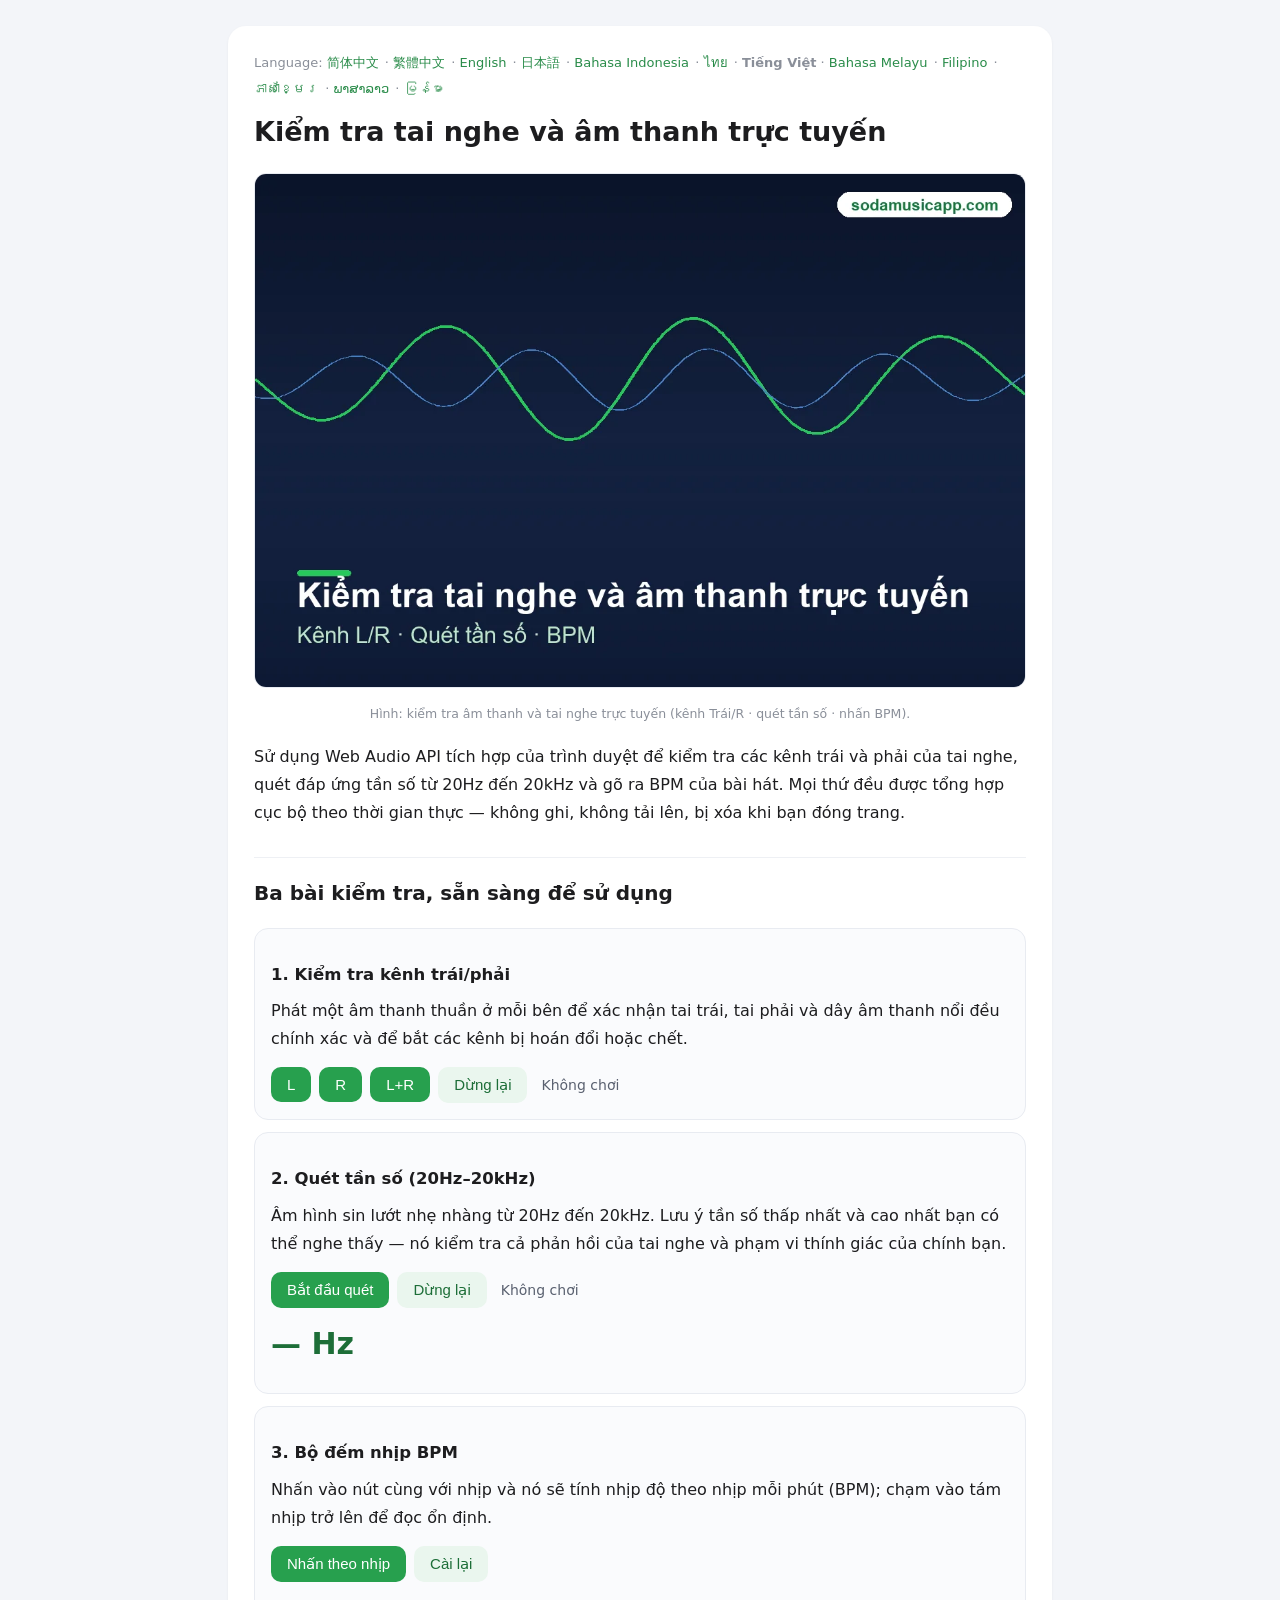
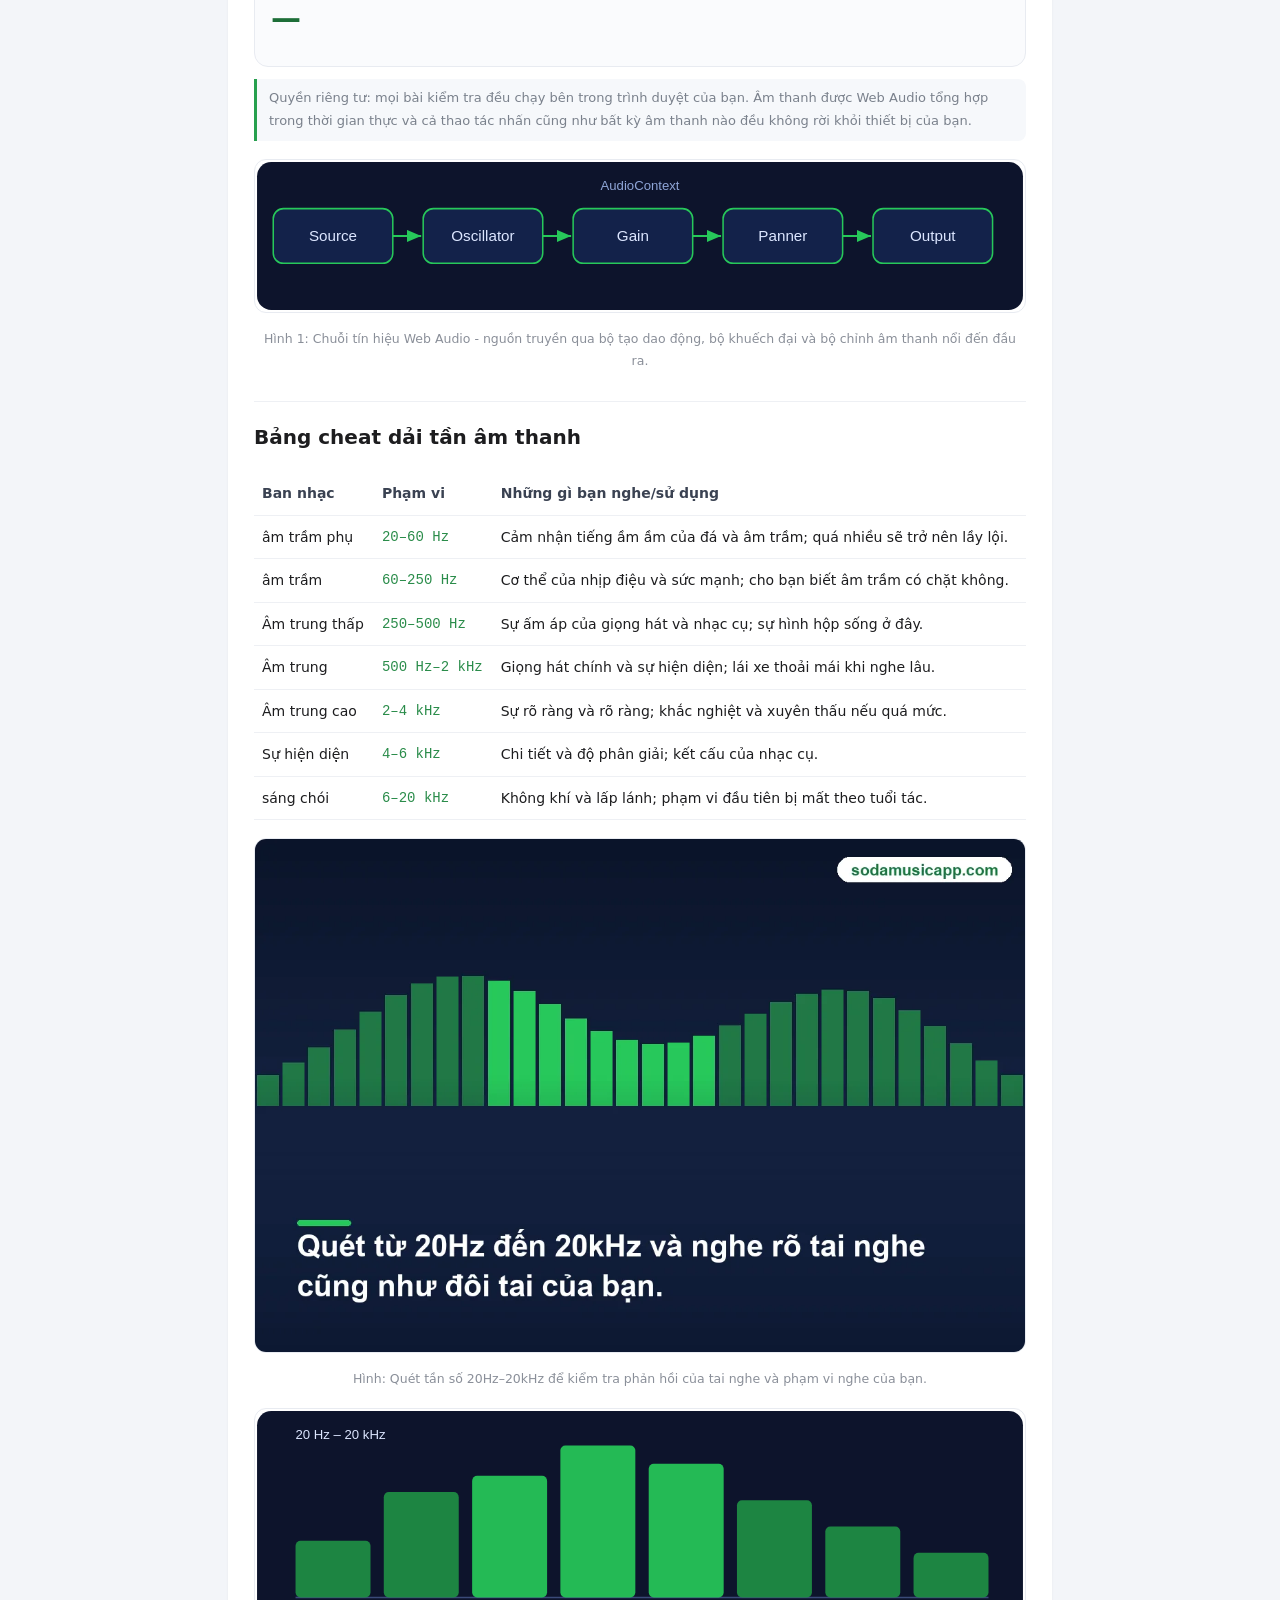
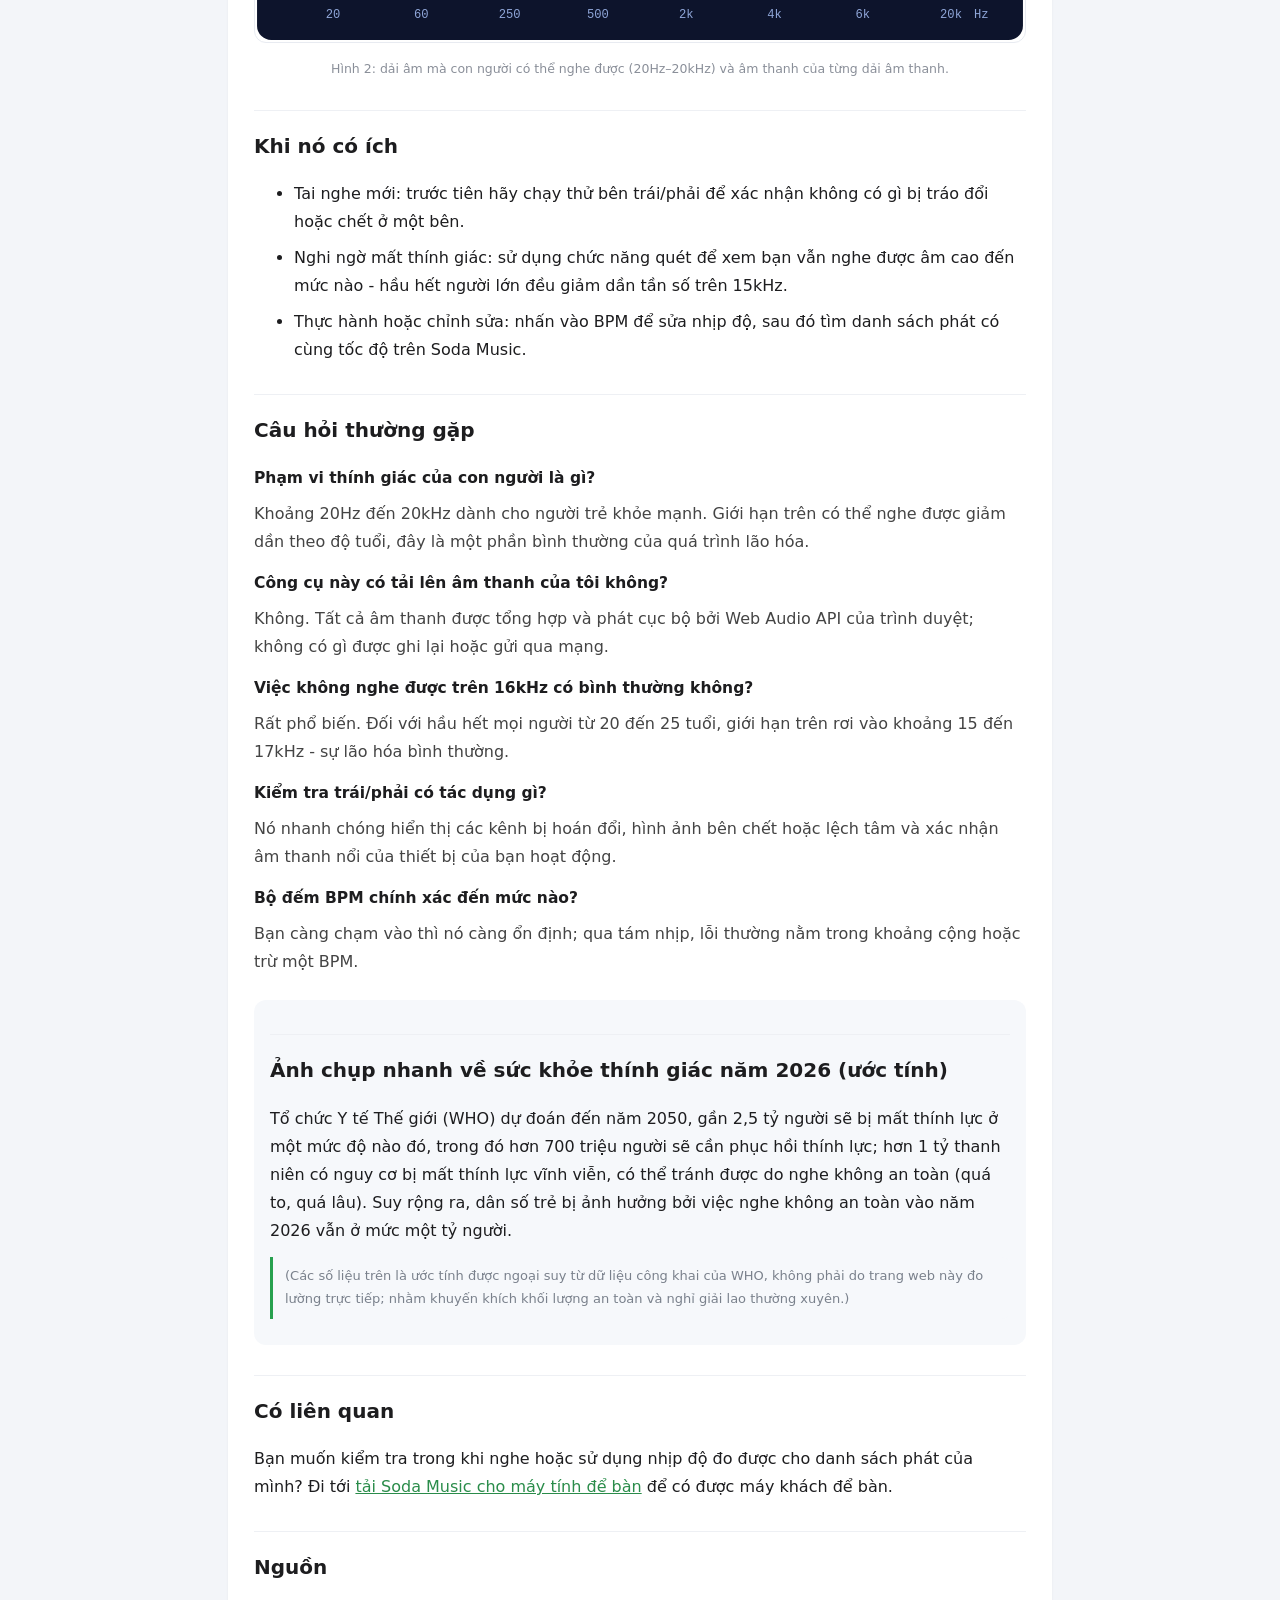
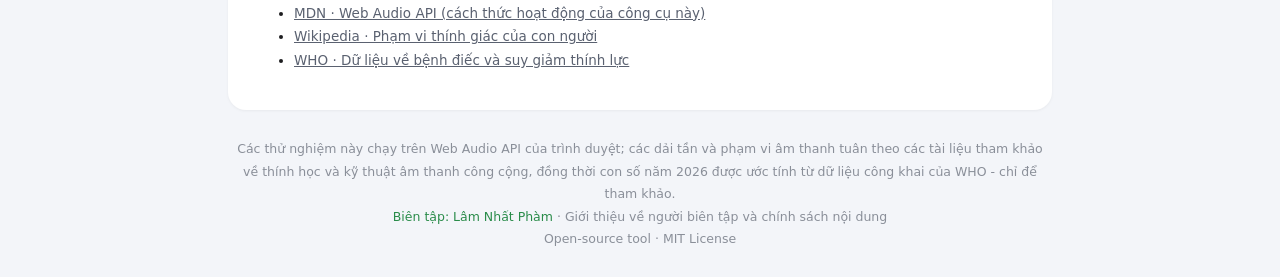
<file: vi/index.html>
<!DOCTYPE html><html lang="vi"><head><meta charset="utf-8">
<meta name="viewport" content="width=device-width,initial-scale=1">
<title>Kiểm tra kênh trái/phải của tai nghe · Quét tần số · Nhấn BPM | Kiểm tra âm thanh trực tuyến</title>
<meta name="description" content="Kiểm tra âm thanh và tai nghe trực tuyến miễn phí: kiểm tra kênh trái/phải, quét tần số 20Hz–20kHz để phản hồi và nghe, bộ đếm nhịp BPM. Chạy trong trình duyệt của bạn thông qua Web Audio - không có gì được tải lên.">
<link rel="canonical" href="https://ishabamir.github.io/vi/">
<link rel="alternate" hreflang="zh-Hans" href="https://ishabamir.github.io/">
<link rel="alternate" hreflang="zh-Hant" href="https://ishabamir.github.io/zh-tw/">
<link rel="alternate" hreflang="en" href="https://ishabamir.github.io/en/">
<link rel="alternate" hreflang="ja" href="https://ishabamir.github.io/ja/">
<link rel="alternate" hreflang="id" href="https://ishabamir.github.io/id/">
<link rel="alternate" hreflang="th" href="https://ishabamir.github.io/th/">
<link rel="alternate" hreflang="vi" href="https://ishabamir.github.io/vi/">
<link rel="alternate" hreflang="ms" href="https://ishabamir.github.io/ms/">
<link rel="alternate" hreflang="fil" href="https://ishabamir.github.io/fil/">
<link rel="alternate" hreflang="km" href="https://ishabamir.github.io/km/">
<link rel="alternate" hreflang="lo" href="https://ishabamir.github.io/lo/">
<link rel="alternate" hreflang="my" href="https://ishabamir.github.io/my/">
<link rel="alternate" hreflang="x-default" href="https://ishabamir.github.io/">
<link rel="stylesheet" href="/style.css">
<script type="application/ld+json">
{
 "@context": "https://schema.org",
 "@graph": [
  {
   "@type": "WebApplication",
   "name": "Kiểm tra tai nghe và âm thanh trực tuyến",
   "url": "https://ishabamir.github.io/vi/",
   "applicationCategory": "MultimediaApplication",
   "operatingSystem": "Web browser",
   "browserRequirements": "Requires Web Audio API",
   "inLanguage": "vi",
   "description": "Kiểm tra âm thanh và tai nghe trực tuyến miễn phí: kiểm tra kênh trái/phải, quét tần số 20Hz–20kHz để phản hồi và nghe, bộ đếm nhịp BPM. Chạy trong trình duyệt của bạn thông qua Web Audio - không có gì được tải lên.",
   "isAccessibleForFree": true,
   "offers": {
    "@type": "Offer",
    "price": "0",
    "priceCurrency": "USD"
   },
   "author": {
    "@type": "Person",
    "name": "Lin Yifan",
    "url": "https://ishabamir.github.io/about-editorial/"
   }
  },
  {
   "@type": "FAQPage",
   "inLanguage": "vi",
   "url": "https://ishabamir.github.io/vi/",
   "mainEntity": [
    {
     "@type": "Question",
     "name": "Phạm vi thính giác của con người là gì?",
     "acceptedAnswer": {
      "@type": "Answer",
      "text": "Khoảng 20Hz đến 20kHz dành cho người trẻ khỏe mạnh. Giới hạn trên có thể nghe được giảm dần theo độ tuổi, đây là một phần bình thường của quá trình lão hóa."
     }
    },
    {
     "@type": "Question",
     "name": "Công cụ này có tải lên âm thanh của tôi không?",
     "acceptedAnswer": {
      "@type": "Answer",
      "text": "Không. Tất cả âm thanh được tổng hợp và phát cục bộ bởi Web Audio API của trình duyệt; không có gì được ghi lại hoặc gửi qua mạng."
     }
    },
    {
     "@type": "Question",
     "name": "Việc không nghe được trên 16kHz có bình thường không?",
     "acceptedAnswer": {
      "@type": "Answer",
      "text": "Rất phổ biến. Đối với hầu hết mọi người từ 20 đến 25 tuổi, giới hạn trên rơi vào khoảng 15 đến 17kHz - sự lão hóa bình thường."
     }
    },
    {
     "@type": "Question",
     "name": "Kiểm tra trái/phải có tác dụng gì?",
     "acceptedAnswer": {
      "@type": "Answer",
      "text": "Nó nhanh chóng hiển thị các kênh bị hoán đổi, hình ảnh bên chết hoặc lệch tâm và xác nhận âm thanh nổi của thiết bị của bạn hoạt động."
     }
    },
    {
     "@type": "Question",
     "name": "Bộ đếm BPM chính xác đến mức nào?",
     "acceptedAnswer": {
      "@type": "Answer",
      "text": "Bạn càng chạm vào thì nó càng ổn định; qua tám nhịp, lỗi thường nằm trong khoảng cộng hoặc trừ một BPM."
     }
    }
   ]
  }
 ]
}
</script>
</head>
<body><div class="wrap"><main>
<nav class="lang">Language: <a href="/">简体中文</a> · <a href="/zh-tw/">繁體中文</a> · <a href="/en/">English</a> · <a href="/ja/">日本語</a> · <a href="/id/">Bahasa Indonesia</a> · <a href="/th/">ไทย</a> · <strong>Tiếng Việt</strong> · <a href="/ms/">Bahasa Melayu</a> · <a href="/fil/">Filipino</a> · <a href="/km/">ភាសាខ្មែរ</a> · <a href="/lo/">ພາສາລາວ</a> · <a href="/my/">မြန်မာ</a></nav>
<h1>Kiểm tra tai nghe và âm thanh trực tuyến</h1>
<figure class="i4png"><picture><source type="image/webp" srcset="/img/cover_vi.webp"><img src="/img/cover_vi.png" alt="Minh họa công cụ kiểm tra âm thanh và tai nghe trực tuyến" fetchpriority="high" width="1120" height="746"></picture><figcaption>Hình: kiểm tra âm thanh và tai nghe trực tuyến (kênh Trái/R · quét tần số · nhấn BPM).</figcaption></figure>
<p>Sử dụng Web Audio API tích hợp của trình duyệt để kiểm tra các kênh trái và phải của tai nghe, quét đáp ứng tần số từ 20Hz đến 20kHz và gõ ra BPM của bài hát. Mọi thứ đều được tổng hợp cục bộ theo thời gian thực — không ghi, không tải lên, bị xóa khi bạn đóng trang.</p>
<h2>Ba bài kiểm tra, sẵn sàng để sử dụng</h2>
<div class="tool"><h3>1. Kiểm tra kênh trái/phải</h3><p>Phát một âm thanh thuần ở mỗi bên để xác nhận tai trái, tai phải và dây âm thanh nổi đều chính xác và để bắt các kênh bị hoán đổi hoặc chết.</p><button id="lr-left">L</button><button id="lr-right">R</button><button id="lr-both">L+R</button><button id="lr-stop" class="ghost">Dừng lại</button><span id="lrstate" class="state">Không chơi</span></div><div class="tool"><h3>2. Quét tần số (20Hz–20kHz)</h3><p>Âm hình sin lướt nhẹ nhàng từ 20Hz đến 20kHz. Lưu ý tần số thấp nhất và cao nhất bạn có thể nghe thấy — nó kiểm tra cả phản hồi của tai nghe và phạm vi thính giác của chính bạn.</p><button id="sweep-start">Bắt đầu quét</button><button id="sweep-stop" class="ghost">Dừng lại</button><span id="sweepstate" class="state">Không chơi</span><div class="big" id="sweephz">— Hz</div></div><div class="tool"><h3>3. Bộ đếm nhịp BPM</h3><p>Nhấn vào nút cùng với nhịp và nó sẽ tính nhịp độ theo nhịp mỗi phút (BPM); chạm vào tám nhịp trở lên để đọc ổn định.</p><button id="bpm-tap">Nhấn theo nhịp</button><button id="bpm-reset" class="ghost">Cài lại</button><div class="big" id="bpmval">—</div></div><p class="note">Quyền riêng tư: mọi bài kiểm tra đều chạy bên trong trình duyệt của bạn. Âm thanh được Web Audio tổng hợp trong thời gian thực và cả thao tác nhấn cũng như bất kỳ âm thanh nào đều không rời khỏi thiết bị của bạn.</p>
<figure class="diagwrap"><svg viewBox="0 0 760 150" xmlns="http://www.w3.org/2000/svg" role="img" aria-label="Web Audio signal chain" class="diag"><defs><marker id="ar" markerWidth="9" markerHeight="9" refX="7" refY="3" orient="auto"><path d="M0,0 L7,3 L0,6 Z" fill="#27c85a"/></marker></defs><rect x="2" y="2" width="756" height="146" rx="14" fill="#0d142c"/><rect x="18" y="48" width="118" height="54" rx="10" fill="#13224a" stroke="#27c85a" stroke-width="1.5"/><text x="77" y="80" fill="#dce6ff" font-family="Segoe UI,Arial" font-size="15" text-anchor="middle">Source</text><line x1="136" y1="75" x2="164" y2="75" stroke="#27c85a" stroke-width="2" marker-end="url(#ar)"/><rect x="166" y="48" width="118" height="54" rx="10" fill="#13224a" stroke="#27c85a" stroke-width="1.5"/><text x="225" y="80" fill="#dce6ff" font-family="Segoe UI,Arial" font-size="15" text-anchor="middle">Oscillator</text><line x1="284" y1="75" x2="312" y2="75" stroke="#27c85a" stroke-width="2" marker-end="url(#ar)"/><rect x="314" y="48" width="118" height="54" rx="10" fill="#13224a" stroke="#27c85a" stroke-width="1.5"/><text x="373" y="80" fill="#dce6ff" font-family="Segoe UI,Arial" font-size="15" text-anchor="middle">Gain</text><line x1="432" y1="75" x2="460" y2="75" stroke="#27c85a" stroke-width="2" marker-end="url(#ar)"/><rect x="462" y="48" width="118" height="54" rx="10" fill="#13224a" stroke="#27c85a" stroke-width="1.5"/><text x="521" y="80" fill="#dce6ff" font-family="Segoe UI,Arial" font-size="15" text-anchor="middle">Panner</text><line x1="580" y1="75" x2="608" y2="75" stroke="#27c85a" stroke-width="2" marker-end="url(#ar)"/><rect x="610" y="48" width="118" height="54" rx="10" fill="#13224a" stroke="#27c85a" stroke-width="1.5"/><text x="669" y="80" fill="#dce6ff" font-family="Segoe UI,Arial" font-size="15" text-anchor="middle">Output</text><text x="380" y="30" fill="#8fa6d8" font-family="Segoe UI,Arial" font-size="13" text-anchor="middle">AudioContext</text></svg><figcaption>Hình 1: Chuỗi tín hiệu Web Audio - nguồn truyền qua bộ tạo dao động, bộ khuếch đại và bộ chỉnh âm thanh nổi đến đầu ra.</figcaption></figure>
<h2>Bảng cheat dải tần âm thanh</h2>
<table><tr><th>Ban nhạc</th><th>Phạm vi</th><th>Những gì bạn nghe/sử dụng</th></tr><tr><td>âm trầm phụ</td><td class="mono">20–60 Hz</td><td>Cảm nhận tiếng ầm ầm của đá và âm trầm; quá nhiều sẽ trở nên lầy lội.</td></tr><tr><td>âm trầm</td><td class="mono">60–250 Hz</td><td>Cơ thể của nhịp điệu và sức mạnh; cho bạn biết âm trầm có chặt không.</td></tr><tr><td>Âm trung thấp</td><td class="mono">250–500 Hz</td><td>Sự ấm áp của giọng hát và nhạc cụ; sự hình hộp sống ở đây.</td></tr><tr><td>Âm trung</td><td class="mono">500 Hz–2 kHz</td><td>Giọng hát chính và sự hiện diện; lái xe thoải mái khi nghe lâu.</td></tr><tr><td>Âm trung cao</td><td class="mono">2–4 kHz</td><td>Sự rõ ràng và rõ ràng; khắc nghiệt và xuyên thấu nếu quá mức.</td></tr><tr><td>Sự hiện diện</td><td class="mono">4–6 kHz</td><td>Chi tiết và độ phân giải; kết cấu của nhạc cụ.</td></tr><tr><td>sáng chói</td><td class="mono">6–20 kHz</td><td>Không khí và lấp lánh; phạm vi đầu tiên bị mất theo tuổi tác.</td></tr></table>
<figure class="i4png"><picture><source type="image/webp" srcset="/img/board_vi.webp"><img src="/img/board_vi.png" alt="Hình minh họa quét và dải tần âm thanh của con người" loading="lazy" width="1120" height="746"></picture><figcaption>Hình: Quét tần số 20Hz–20kHz để kiểm tra phản hồi của tai nghe và phạm vi nghe của bạn.</figcaption></figure>
<figure class="diagwrap"><svg viewBox="0 0 760 230" xmlns="http://www.w3.org/2000/svg" role="img" aria-label="Human audible frequency spectrum 20Hz to 20kHz" class="diag"><rect x="2" y="2" width="756" height="226" rx="14" fill="#0d142c"/><line x1="40" y1="186" x2="724" y2="186" stroke="#3a4a78" stroke-width="1.5"/><rect x="40.0" y="130" width="74" height="56" rx="5" fill="#1f8f45" opacity="0.92"/><text x="77.0" y="206" fill="#8fa6d8" font-family="Consolas,monospace" font-size="12" text-anchor="middle">20</text><rect x="127.1" y="82" width="74" height="104" rx="5" fill="#1f8f45" opacity="0.92"/><text x="164.1" y="206" fill="#8fa6d8" font-family="Consolas,monospace" font-size="12" text-anchor="middle">60</text><rect x="214.3" y="66" width="74" height="120" rx="5" fill="#27c85a" opacity="0.92"/><text x="251.3" y="206" fill="#8fa6d8" font-family="Consolas,monospace" font-size="12" text-anchor="middle">250</text><rect x="301.4" y="36" width="74" height="150" rx="5" fill="#27c85a" opacity="0.92"/><text x="338.4" y="206" fill="#8fa6d8" font-family="Consolas,monospace" font-size="12" text-anchor="middle">500</text><rect x="388.6" y="54" width="74" height="132" rx="5" fill="#27c85a" opacity="0.92"/><text x="425.6" y="206" fill="#8fa6d8" font-family="Consolas,monospace" font-size="12" text-anchor="middle">2k</text><rect x="475.7" y="90" width="74" height="96" rx="5" fill="#1f8f45" opacity="0.92"/><text x="512.7" y="206" fill="#8fa6d8" font-family="Consolas,monospace" font-size="12" text-anchor="middle">4k</text><rect x="562.9" y="116" width="74" height="70" rx="5" fill="#1f8f45" opacity="0.92"/><text x="599.9" y="206" fill="#8fa6d8" font-family="Consolas,monospace" font-size="12" text-anchor="middle">6k</text><rect x="650.0" y="142" width="74" height="44" rx="5" fill="#1f8f45" opacity="0.92"/><text x="687.0" y="206" fill="#8fa6d8" font-family="Consolas,monospace" font-size="12" text-anchor="middle">20k</text><text x="724" y="206" fill="#8fa6d8" font-family="Consolas,monospace" font-size="12" text-anchor="end">Hz</text><text x="40" y="30" fill="#dce6ff" font-family="Segoe UI,Arial" font-size="13">20 Hz – 20 kHz</text></svg><figcaption>Hình 2: dải âm mà con người có thể nghe được (20Hz–20kHz) và âm thanh của từng dải âm thanh.</figcaption></figure>
<h2>Khi nó có ích</h2>
<ul class="scenes"><li>Tai nghe mới: trước tiên hãy chạy thử bên trái/phải để xác nhận không có gì bị tráo đổi hoặc chết ở một bên.</li><li>Nghi ngờ mất thính giác: sử dụng chức năng quét để xem bạn vẫn nghe được âm cao đến mức nào - hầu hết người lớn đều giảm dần tần số trên 15kHz.</li><li>Thực hành hoặc chỉnh sửa: nhấn vào BPM để sửa nhịp độ, sau đó tìm danh sách phát có cùng tốc độ trên Soda Music.</li></ul><h2>Câu hỏi thường gặp</h2>
<div class="faq"><h3>Phạm vi thính giác của con người là gì?</h3><p>Khoảng 20Hz đến 20kHz dành cho người trẻ khỏe mạnh. Giới hạn trên có thể nghe được giảm dần theo độ tuổi, đây là một phần bình thường của quá trình lão hóa.</p><h3>Công cụ này có tải lên âm thanh của tôi không?</h3><p>Không. Tất cả âm thanh được tổng hợp và phát cục bộ bởi Web Audio API của trình duyệt; không có gì được ghi lại hoặc gửi qua mạng.</p><h3>Việc không nghe được trên 16kHz có bình thường không?</h3><p>Rất phổ biến. Đối với hầu hết mọi người từ 20 đến 25 tuổi, giới hạn trên rơi vào khoảng 15 đến 17kHz - sự lão hóa bình thường.</p><h3>Kiểm tra trái/phải có tác dụng gì?</h3><p>Nó nhanh chóng hiển thị các kênh bị hoán đổi, hình ảnh bên chết hoặc lệch tâm và xác nhận âm thanh nổi của thiết bị của bạn hoạt động.</p><h3>Bộ đếm BPM chính xác đến mức nào?</h3><p>Bạn càng chạm vào thì nó càng ổn định; qua tám nhịp, lỗi thường nằm trong khoảng cộng hoặc trừ một BPM.</p></div><section id="i4data"><h2>Ảnh chụp nhanh về sức khỏe thính giác năm 2026 (ước tính)</h2><p>Tổ chức Y tế Thế giới (WHO) dự đoán đến năm 2050, gần 2,5 tỷ người sẽ bị mất thính lực ở một mức độ nào đó, trong đó hơn 700 triệu người sẽ cần phục hồi thính lực; hơn 1 tỷ thanh niên có nguy cơ bị mất thính lực vĩnh viễn, có thể tránh được do nghe không an toàn (quá to, quá lâu). Suy rộng ra, dân số trẻ bị ảnh hưởng bởi việc nghe không an toàn vào năm 2026 vẫn ở mức một tỷ người.</p><p class="note">(Các số liệu trên là ước tính được ngoại suy từ dữ liệu công khai của WHO, không phải do trang web này đo lường trực tiếp; nhằm khuyến khích khối lượng an toàn và nghỉ giải lao thường xuyên.)</p></section><div class="related"><h2>Có liên quan</h2><p>Bạn muốn kiểm tra trong khi nghe hoặc sử dụng nhịp độ đo được cho danh sách phát của mình? Đi tới <a href="https://sodamusicapp.com/download/">tải Soda Music cho máy tính để bàn</a> để có được máy khách để bàn.</p></div><div class="src"><h2>Nguồn</h2><ul><li><a href="https://developer.mozilla.org/en-US/docs/Web/API/Web_Audio_API" rel="nofollow" target="_blank">MDN · Web Audio API (cách thức hoạt động của công cụ này)</a></li><li><a href="https://en.wikipedia.org/wiki/Hearing_range" rel="nofollow" target="_blank">Wikipedia · Phạm vi thính giác của con người</a></li><li><a href="https://www.who.int/news-room/fact-sheets/detail/deafness-and-hearing-loss" rel="nofollow" target="_blank">WHO · Dữ liệu về bệnh điếc và suy giảm thính lực</a></li></ul></div>
</main>
<footer>Các thử nghiệm này chạy trên Web Audio API của trình duyệt; các dải tần và phạm vi âm thanh tuân theo các tài liệu tham khảo về thính học và kỹ thuật âm thanh công cộng, đồng thời con số năm 2026 được ước tính từ dữ liệu công khai của WHO - chỉ để tham khảo.<br><a href="/about-editorial/">Biên tập: Lâm Nhất Phàm</a> · Giới thiệu về người biên tập và chính sách nội dung<br>Open-source tool · MIT License</footer>
</div>
<script>window.L={"js_idle": "Không chơi", "js_playing": "Đang chơi", "js_sweeping": "Tần số quét…", "js_taps": "Tiếp tục nhấn…", "js_bpm": "BPM", "lr_left": "L", "lr_right": "R", "lr_both": "L+R", "left": "L", "right": "R", "both": "L+R", "idle": "Không chơi", "playing": "Đang chơi", "sweeping": "Tần số quét…", "taps": "Tiếp tục nhấn…", "bpm": "BPM"};</script>
<script src="/app.js"></script></body></html>
</file>
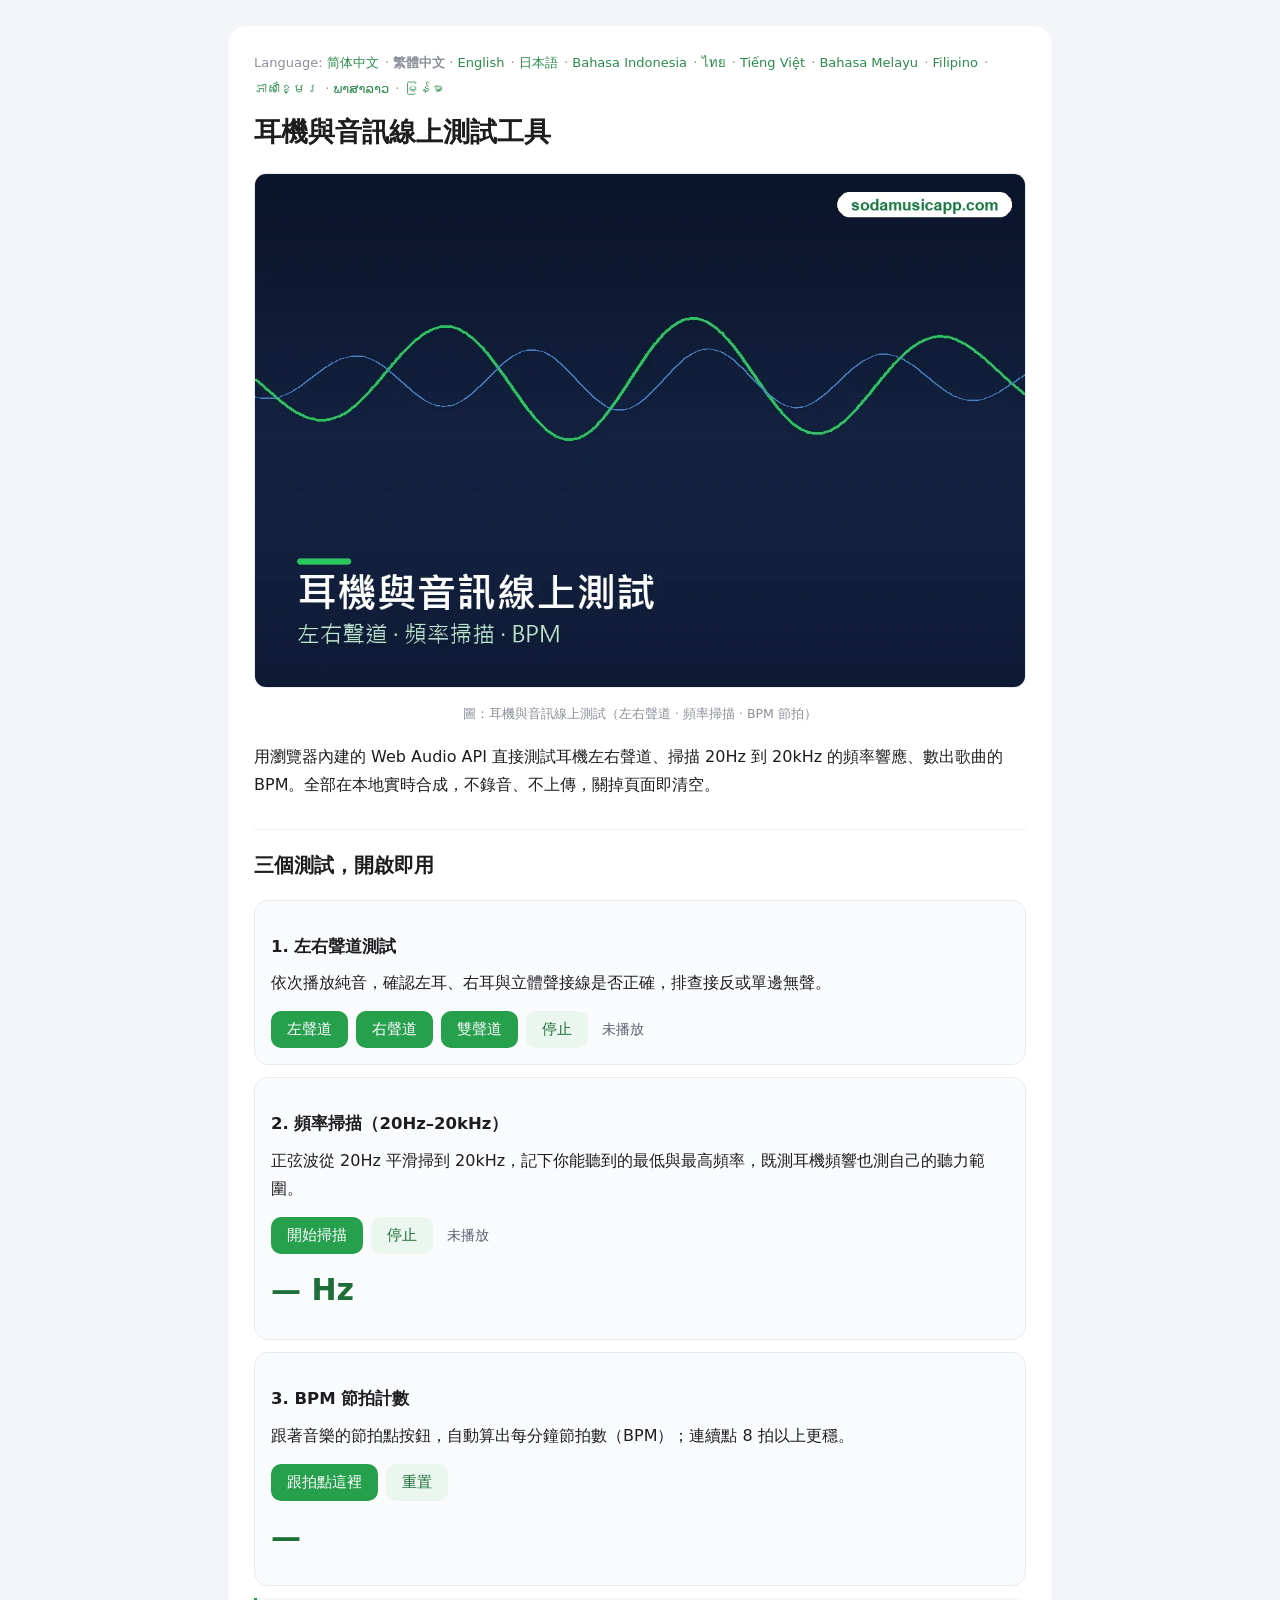
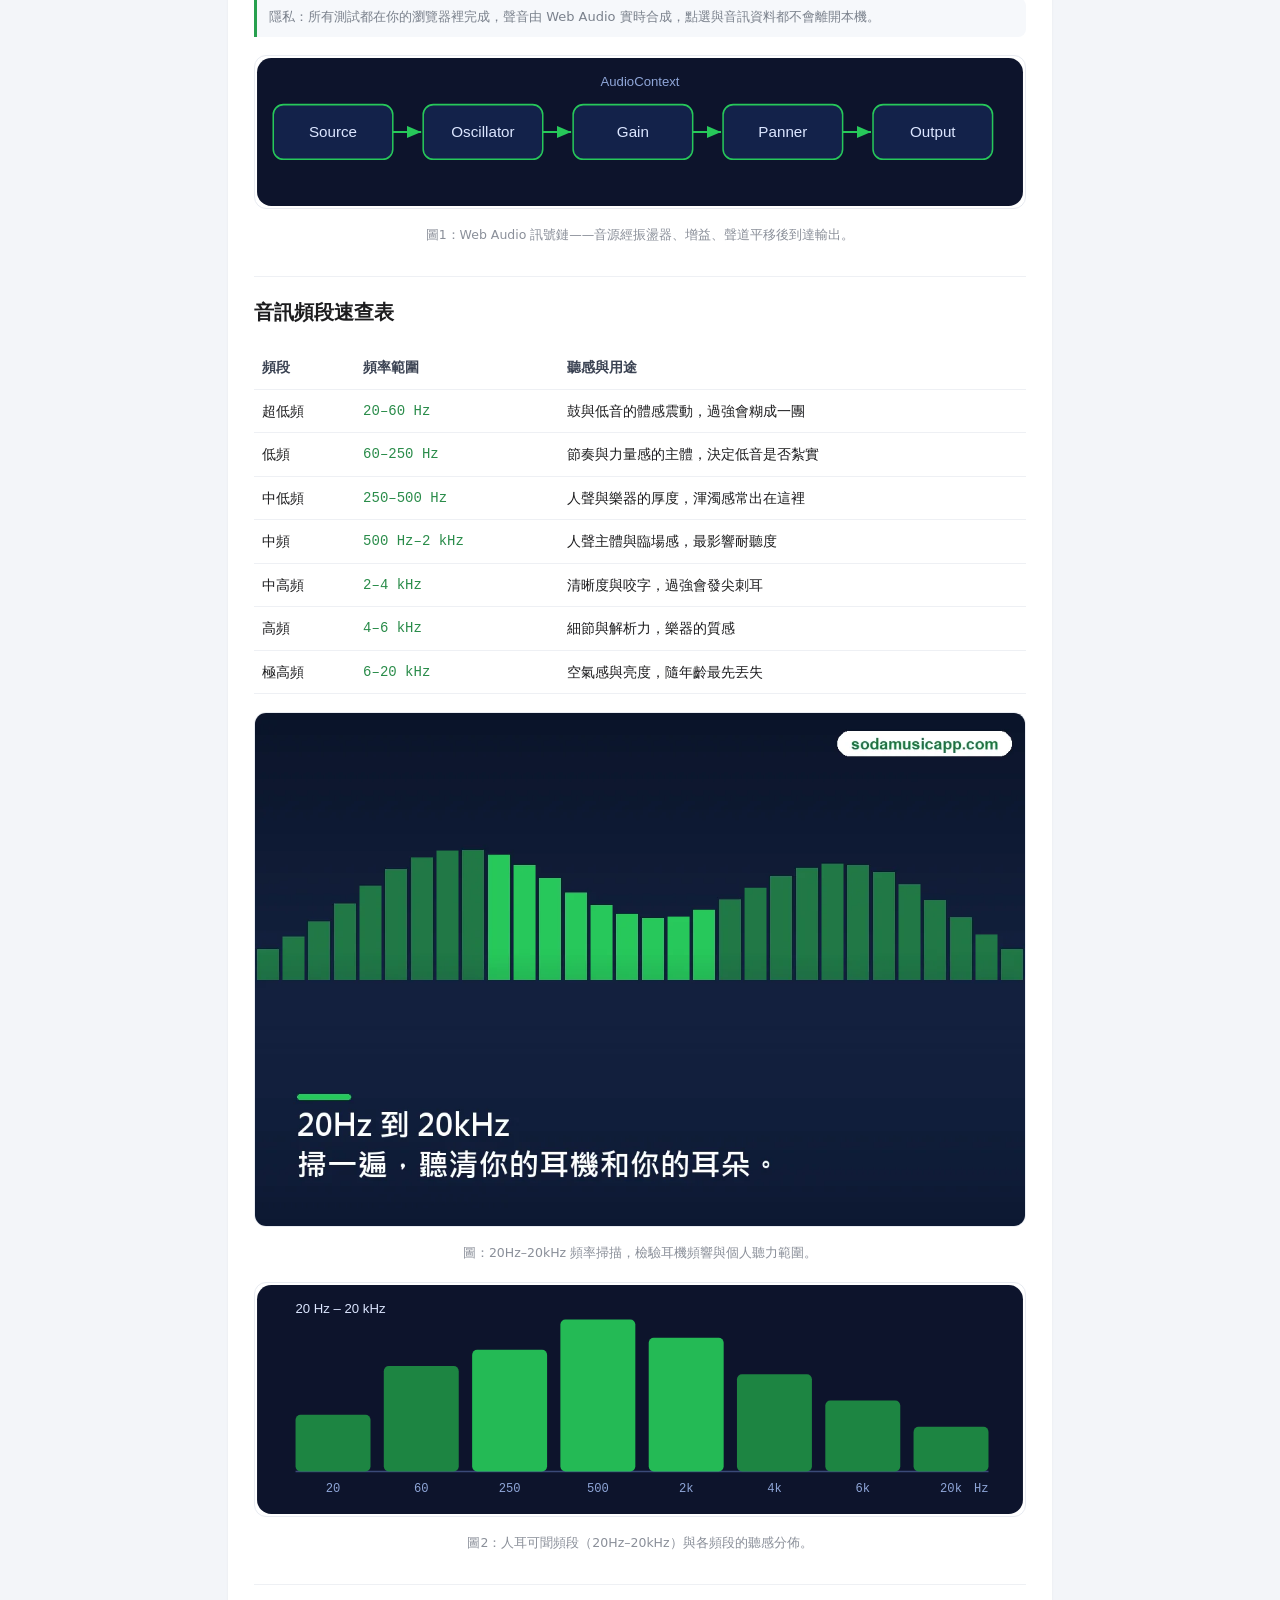
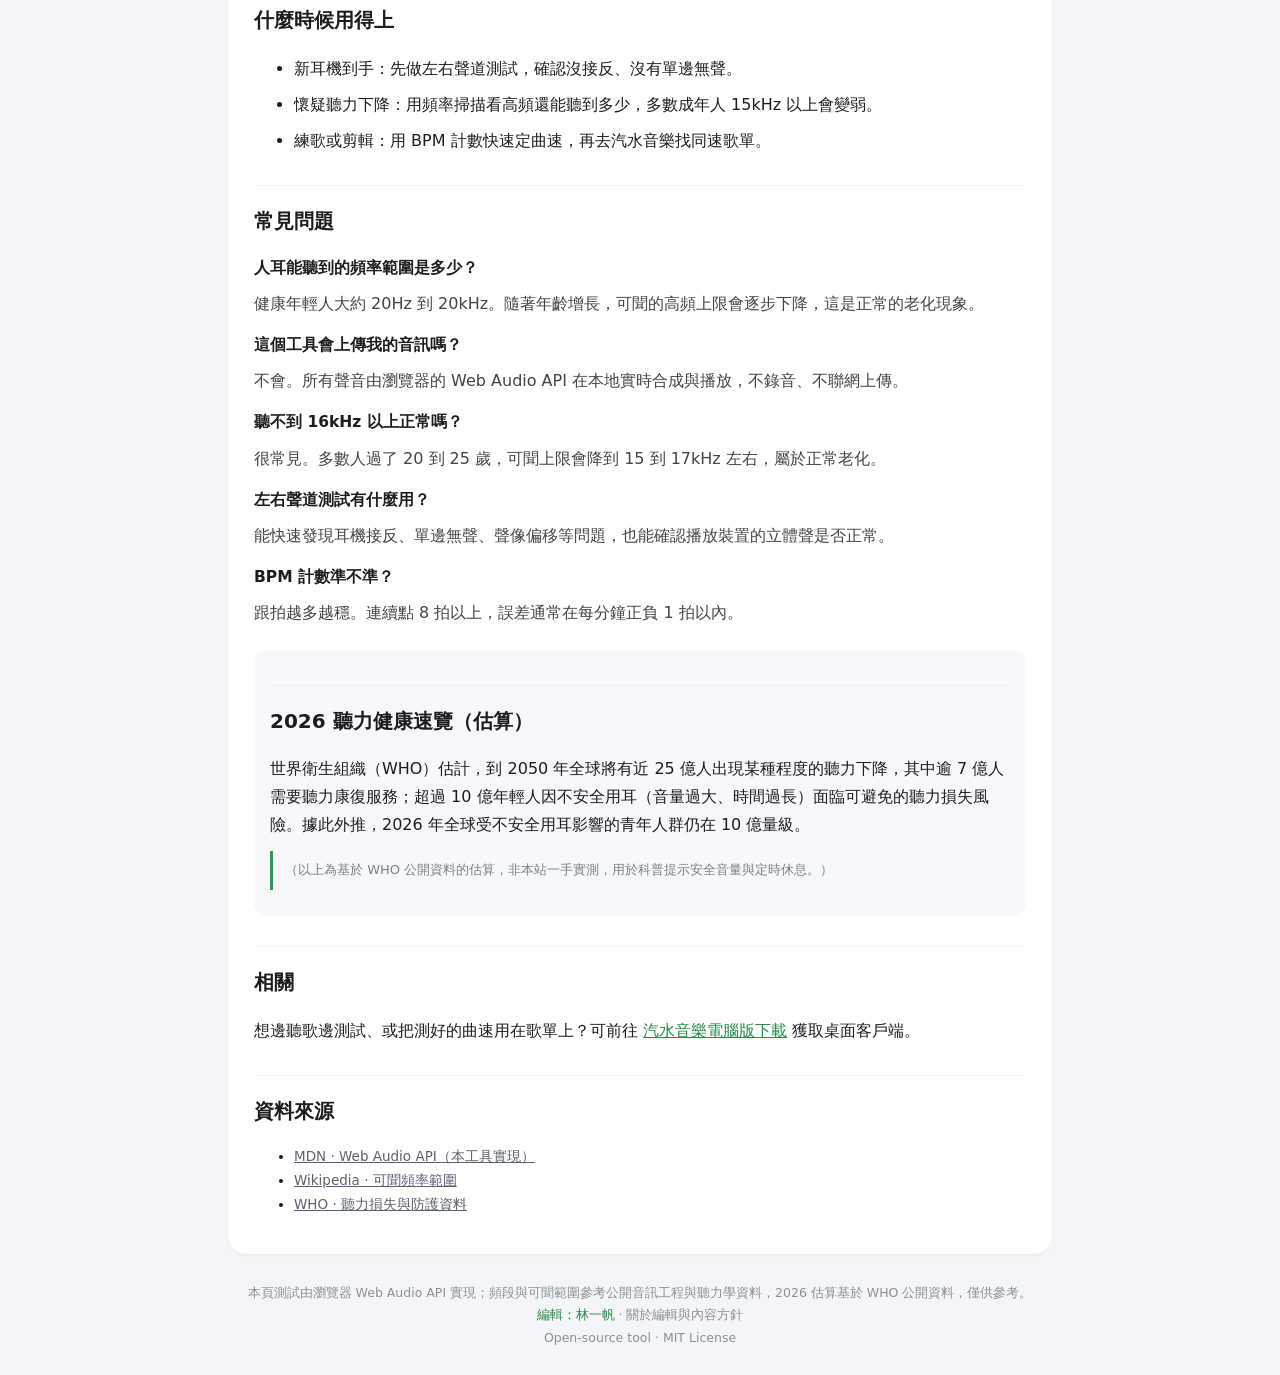
<file: zh-tw/index.html>
<!DOCTYPE html><html lang="zh-Hant"><head><meta charset="utf-8">
<meta name="viewport" content="width=device-width,initial-scale=1">
<title>耳機左右聲道測試·頻率掃描·BPM 節拍計數｜線上音訊測試工具</title>
<meta name="description" content="免費線上耳機/音訊測試：左右聲道辨向、20Hz–20kHz 頻率掃描測頻響與聽力、BPM 節拍計數。純瀏覽器 Web Audio 執行，音訊不上傳。">
<link rel="canonical" href="https://ishabamir.github.io/zh-tw/">
<link rel="alternate" hreflang="zh-Hans" href="https://ishabamir.github.io/">
<link rel="alternate" hreflang="zh-Hant" href="https://ishabamir.github.io/zh-tw/">
<link rel="alternate" hreflang="en" href="https://ishabamir.github.io/en/">
<link rel="alternate" hreflang="ja" href="https://ishabamir.github.io/ja/">
<link rel="alternate" hreflang="id" href="https://ishabamir.github.io/id/">
<link rel="alternate" hreflang="th" href="https://ishabamir.github.io/th/">
<link rel="alternate" hreflang="vi" href="https://ishabamir.github.io/vi/">
<link rel="alternate" hreflang="ms" href="https://ishabamir.github.io/ms/">
<link rel="alternate" hreflang="fil" href="https://ishabamir.github.io/fil/">
<link rel="alternate" hreflang="km" href="https://ishabamir.github.io/km/">
<link rel="alternate" hreflang="lo" href="https://ishabamir.github.io/lo/">
<link rel="alternate" hreflang="my" href="https://ishabamir.github.io/my/">
<link rel="alternate" hreflang="x-default" href="https://ishabamir.github.io/">
<link rel="stylesheet" href="/style.css">
<script type="application/ld+json">
{
 "@context": "https://schema.org",
 "@graph": [
  {
   "@type": "WebApplication",
   "name": "耳機與音訊線上測試",
   "url": "https://ishabamir.github.io/zh-tw/",
   "applicationCategory": "MultimediaApplication",
   "operatingSystem": "Web browser",
   "browserRequirements": "Requires Web Audio API",
   "inLanguage": "zh-Hant",
   "description": "免費線上耳機/音訊測試：左右聲道辨向、20Hz–20kHz 頻率掃描測頻響與聽力、BPM 節拍計數。純瀏覽器 Web Audio 執行，音訊不上傳。",
   "isAccessibleForFree": true,
   "offers": {
    "@type": "Offer",
    "price": "0",
    "priceCurrency": "USD"
   },
   "author": {
    "@type": "Person",
    "name": "Lin Yifan",
    "url": "https://ishabamir.github.io/about-editorial/"
   }
  },
  {
   "@type": "FAQPage",
   "inLanguage": "zh-Hant",
   "url": "https://ishabamir.github.io/zh-tw/",
   "mainEntity": [
    {
     "@type": "Question",
     "name": "人耳能聽到的頻率範圍是多少？",
     "acceptedAnswer": {
      "@type": "Answer",
      "text": "健康年輕人大約 20Hz 到 20kHz。隨著年齡增長，可聞的高頻上限會逐步下降，這是正常的老化現象。"
     }
    },
    {
     "@type": "Question",
     "name": "這個工具會上傳我的音訊嗎？",
     "acceptedAnswer": {
      "@type": "Answer",
      "text": "不會。所有聲音由瀏覽器的 Web Audio API 在本地實時合成與播放，不錄音、不聯網上傳。"
     }
    },
    {
     "@type": "Question",
     "name": "聽不到 16kHz 以上正常嗎？",
     "acceptedAnswer": {
      "@type": "Answer",
      "text": "很常見。多數人過了 20 到 25 歲，可聞上限會降到 15 到 17kHz 左右，屬於正常老化。"
     }
    },
    {
     "@type": "Question",
     "name": "左右聲道測試有什麼用？",
     "acceptedAnswer": {
      "@type": "Answer",
      "text": "能快速發現耳機接反、單邊無聲、聲像偏移等問題，也能確認播放裝置的立體聲是否正常。"
     }
    },
    {
     "@type": "Question",
     "name": "BPM 計數準不準？",
     "acceptedAnswer": {
      "@type": "Answer",
      "text": "跟拍越多越穩。連續點 8 拍以上，誤差通常在每分鐘正負 1 拍以內。"
     }
    }
   ]
  }
 ]
}
</script>
</head>
<body><div class="wrap"><main>
<nav class="lang">Language: <a href="/">简体中文</a> · <strong>繁體中文</strong> · <a href="/en/">English</a> · <a href="/ja/">日本語</a> · <a href="/id/">Bahasa Indonesia</a> · <a href="/th/">ไทย</a> · <a href="/vi/">Tiếng Việt</a> · <a href="/ms/">Bahasa Melayu</a> · <a href="/fil/">Filipino</a> · <a href="/km/">ភាសាខ្មែរ</a> · <a href="/lo/">ພາສາລາວ</a> · <a href="/my/">မြန်မာ</a></nav>
<h1>耳機與音訊線上測試工具</h1>
<figure class="i4png"><picture><source type="image/webp" srcset="/img/cover_tw.webp"><img src="/img/cover_tw.png" alt="耳機與音訊線上測試工具示意圖" fetchpriority="high" width="1120" height="746"></picture><figcaption>圖：耳機與音訊線上測試（左右聲道 · 頻率掃描 · BPM 節拍）</figcaption></figure>
<p>用瀏覽器內建的 Web Audio API 直接測試耳機左右聲道、掃描 20Hz 到 20kHz 的頻率響應、數出歌曲的 BPM。全部在本地實時合成，不錄音、不上傳，關掉頁面即清空。</p>
<h2>三個測試，開啟即用</h2>
<div class="tool"><h3>1. 左右聲道測試</h3><p>依次播放純音，確認左耳、右耳與立體聲接線是否正確，排查接反或單邊無聲。</p><button id="lr-left">左聲道</button><button id="lr-right">右聲道</button><button id="lr-both">雙聲道</button><button id="lr-stop" class="ghost">停止</button><span id="lrstate" class="state">未播放</span></div><div class="tool"><h3>2. 頻率掃描（20Hz–20kHz）</h3><p>正弦波從 20Hz 平滑掃到 20kHz，記下你能聽到的最低與最高頻率，既測耳機頻響也測自己的聽力範圍。</p><button id="sweep-start">開始掃描</button><button id="sweep-stop" class="ghost">停止</button><span id="sweepstate" class="state">未播放</span><div class="big" id="sweephz">— Hz</div></div><div class="tool"><h3>3. BPM 節拍計數</h3><p>跟著音樂的節拍點按鈕，自動算出每分鐘節拍數（BPM）；連續點 8 拍以上更穩。</p><button id="bpm-tap">跟拍點這裡</button><button id="bpm-reset" class="ghost">重置</button><div class="big" id="bpmval">—</div></div><p class="note">隱私：所有測試都在你的瀏覽器裡完成，聲音由 Web Audio 實時合成，點選與音訊資料都不會離開本機。</p>
<figure class="diagwrap"><svg viewBox="0 0 760 150" xmlns="http://www.w3.org/2000/svg" role="img" aria-label="Web Audio signal chain" class="diag"><defs><marker id="ar" markerWidth="9" markerHeight="9" refX="7" refY="3" orient="auto"><path d="M0,0 L7,3 L0,6 Z" fill="#27c85a"/></marker></defs><rect x="2" y="2" width="756" height="146" rx="14" fill="#0d142c"/><rect x="18" y="48" width="118" height="54" rx="10" fill="#13224a" stroke="#27c85a" stroke-width="1.5"/><text x="77" y="80" fill="#dce6ff" font-family="Segoe UI,Arial" font-size="15" text-anchor="middle">Source</text><line x1="136" y1="75" x2="164" y2="75" stroke="#27c85a" stroke-width="2" marker-end="url(#ar)"/><rect x="166" y="48" width="118" height="54" rx="10" fill="#13224a" stroke="#27c85a" stroke-width="1.5"/><text x="225" y="80" fill="#dce6ff" font-family="Segoe UI,Arial" font-size="15" text-anchor="middle">Oscillator</text><line x1="284" y1="75" x2="312" y2="75" stroke="#27c85a" stroke-width="2" marker-end="url(#ar)"/><rect x="314" y="48" width="118" height="54" rx="10" fill="#13224a" stroke="#27c85a" stroke-width="1.5"/><text x="373" y="80" fill="#dce6ff" font-family="Segoe UI,Arial" font-size="15" text-anchor="middle">Gain</text><line x1="432" y1="75" x2="460" y2="75" stroke="#27c85a" stroke-width="2" marker-end="url(#ar)"/><rect x="462" y="48" width="118" height="54" rx="10" fill="#13224a" stroke="#27c85a" stroke-width="1.5"/><text x="521" y="80" fill="#dce6ff" font-family="Segoe UI,Arial" font-size="15" text-anchor="middle">Panner</text><line x1="580" y1="75" x2="608" y2="75" stroke="#27c85a" stroke-width="2" marker-end="url(#ar)"/><rect x="610" y="48" width="118" height="54" rx="10" fill="#13224a" stroke="#27c85a" stroke-width="1.5"/><text x="669" y="80" fill="#dce6ff" font-family="Segoe UI,Arial" font-size="15" text-anchor="middle">Output</text><text x="380" y="30" fill="#8fa6d8" font-family="Segoe UI,Arial" font-size="13" text-anchor="middle">AudioContext</text></svg><figcaption>圖1：Web Audio 訊號鏈——音源經振盪器、增益、聲道平移後到達輸出。</figcaption></figure>
<h2>音訊頻段速查表</h2>
<table><tr><th>頻段</th><th>頻率範圍</th><th>聽感與用途</th></tr><tr><td>超低頻</td><td class="mono">20–60 Hz</td><td>鼓與低音的體感震動，過強會糊成一團</td></tr><tr><td>低頻</td><td class="mono">60–250 Hz</td><td>節奏與力量感的主體，決定低音是否紮實</td></tr><tr><td>中低頻</td><td class="mono">250–500 Hz</td><td>人聲與樂器的厚度，渾濁感常出在這裡</td></tr><tr><td>中頻</td><td class="mono">500 Hz–2 kHz</td><td>人聲主體與臨場感，最影響耐聽度</td></tr><tr><td>中高頻</td><td class="mono">2–4 kHz</td><td>清晰度與咬字，過強會發尖刺耳</td></tr><tr><td>高頻</td><td class="mono">4–6 kHz</td><td>細節與解析力，樂器的質感</td></tr><tr><td>極高頻</td><td class="mono">6–20 kHz</td><td>空氣感與亮度，隨年齡最先丟失</td></tr></table>
<figure class="i4png"><picture><source type="image/webp" srcset="/img/board_tw.webp"><img src="/img/board_tw.png" alt="人耳可聞頻段與頻率掃描示意圖" loading="lazy" width="1120" height="746"></picture><figcaption>圖：20Hz–20kHz 頻率掃描，檢驗耳機頻響與個人聽力範圍。</figcaption></figure>
<figure class="diagwrap"><svg viewBox="0 0 760 230" xmlns="http://www.w3.org/2000/svg" role="img" aria-label="Human audible frequency spectrum 20Hz to 20kHz" class="diag"><rect x="2" y="2" width="756" height="226" rx="14" fill="#0d142c"/><line x1="40" y1="186" x2="724" y2="186" stroke="#3a4a78" stroke-width="1.5"/><rect x="40.0" y="130" width="74" height="56" rx="5" fill="#1f8f45" opacity="0.92"/><text x="77.0" y="206" fill="#8fa6d8" font-family="Consolas,monospace" font-size="12" text-anchor="middle">20</text><rect x="127.1" y="82" width="74" height="104" rx="5" fill="#1f8f45" opacity="0.92"/><text x="164.1" y="206" fill="#8fa6d8" font-family="Consolas,monospace" font-size="12" text-anchor="middle">60</text><rect x="214.3" y="66" width="74" height="120" rx="5" fill="#27c85a" opacity="0.92"/><text x="251.3" y="206" fill="#8fa6d8" font-family="Consolas,monospace" font-size="12" text-anchor="middle">250</text><rect x="301.4" y="36" width="74" height="150" rx="5" fill="#27c85a" opacity="0.92"/><text x="338.4" y="206" fill="#8fa6d8" font-family="Consolas,monospace" font-size="12" text-anchor="middle">500</text><rect x="388.6" y="54" width="74" height="132" rx="5" fill="#27c85a" opacity="0.92"/><text x="425.6" y="206" fill="#8fa6d8" font-family="Consolas,monospace" font-size="12" text-anchor="middle">2k</text><rect x="475.7" y="90" width="74" height="96" rx="5" fill="#1f8f45" opacity="0.92"/><text x="512.7" y="206" fill="#8fa6d8" font-family="Consolas,monospace" font-size="12" text-anchor="middle">4k</text><rect x="562.9" y="116" width="74" height="70" rx="5" fill="#1f8f45" opacity="0.92"/><text x="599.9" y="206" fill="#8fa6d8" font-family="Consolas,monospace" font-size="12" text-anchor="middle">6k</text><rect x="650.0" y="142" width="74" height="44" rx="5" fill="#1f8f45" opacity="0.92"/><text x="687.0" y="206" fill="#8fa6d8" font-family="Consolas,monospace" font-size="12" text-anchor="middle">20k</text><text x="724" y="206" fill="#8fa6d8" font-family="Consolas,monospace" font-size="12" text-anchor="end">Hz</text><text x="40" y="30" fill="#dce6ff" font-family="Segoe UI,Arial" font-size="13">20 Hz – 20 kHz</text></svg><figcaption>圖2：人耳可聞頻段（20Hz–20kHz）與各頻段的聽感分佈。</figcaption></figure>
<h2>什麼時候用得上</h2>
<ul class="scenes"><li>新耳機到手：先做左右聲道測試，確認沒接反、沒有單邊無聲。</li><li>懷疑聽力下降：用頻率掃描看高頻還能聽到多少，多數成年人 15kHz 以上會變弱。</li><li>練歌或剪輯：用 BPM 計數快速定曲速，再去汽水音樂找同速歌單。</li></ul><h2>常見問題</h2>
<div class="faq"><h3>人耳能聽到的頻率範圍是多少？</h3><p>健康年輕人大約 20Hz 到 20kHz。隨著年齡增長，可聞的高頻上限會逐步下降，這是正常的老化現象。</p><h3>這個工具會上傳我的音訊嗎？</h3><p>不會。所有聲音由瀏覽器的 Web Audio API 在本地實時合成與播放，不錄音、不聯網上傳。</p><h3>聽不到 16kHz 以上正常嗎？</h3><p>很常見。多數人過了 20 到 25 歲，可聞上限會降到 15 到 17kHz 左右，屬於正常老化。</p><h3>左右聲道測試有什麼用？</h3><p>能快速發現耳機接反、單邊無聲、聲像偏移等問題，也能確認播放裝置的立體聲是否正常。</p><h3>BPM 計數準不準？</h3><p>跟拍越多越穩。連續點 8 拍以上，誤差通常在每分鐘正負 1 拍以內。</p></div><section id="i4data"><h2>2026 聽力健康速覽（估算）</h2><p>世界衛生組織（WHO）估計，到 2050 年全球將有近 25 億人出現某種程度的聽力下降，其中逾 7 億人需要聽力康復服務；超過 10 億年輕人因不安全用耳（音量過大、時間過長）面臨可避免的聽力損失風險。據此外推，2026 年全球受不安全用耳影響的青年人群仍在 10 億量級。</p><p class="note">（以上為基於 WHO 公開資料的估算，非本站一手實測，用於科普提示安全音量與定時休息。）</p></section><div class="related"><h2>相關</h2><p>想邊聽歌邊測試、或把測好的曲速用在歌單上？可前往 <a href="https://sodamusicapp.com/download/">汽水音樂電腦版下載</a> 獲取桌面客戶端。</p></div><div class="src"><h2>資料來源</h2><ul><li><a href="https://developer.mozilla.org/en-US/docs/Web/API/Web_Audio_API" rel="nofollow" target="_blank">MDN · Web Audio API（本工具實現）</a></li><li><a href="https://en.wikipedia.org/wiki/Hearing_range" rel="nofollow" target="_blank">Wikipedia · 可聞頻率範圍</a></li><li><a href="https://www.who.int/news-room/fact-sheets/detail/deafness-and-hearing-loss" rel="nofollow" target="_blank">WHO · 聽力損失與防護資料</a></li></ul></div>
</main>
<footer>本頁測試由瀏覽器 Web Audio API 實現；頻段與可聞範圍參考公開音訊工程與聽力學資料，2026 估算基於 WHO 公開資料，僅供參考。<br><a href="/about-editorial/">編輯：林一帆</a> · 關於編輯與內容方針<br>Open-source tool · MIT License</footer>
</div>
<script>window.L={"js_idle": "未播放", "js_playing": "播放中", "js_sweeping": "掃描中…", "js_taps": "繼續跟拍…", "js_bpm": "BPM", "lr_left": "左聲道", "lr_right": "右聲道", "lr_both": "雙聲道", "left": "左聲道", "right": "右聲道", "both": "雙聲道", "idle": "未播放", "playing": "播放中", "sweeping": "掃描中…", "taps": "繼續跟拍…", "bpm": "BPM"};</script>
<script src="/app.js"></script></body></html>
</file>
<file: style.css>
*{box-sizing:border-box}
body{font-family:system-ui,-apple-system,"Segoe UI",Arial,"Microsoft YaHei";line-height:1.75;color:#1d1d1f;background:#f3f5f9;margin:0}
.wrap{max-width:860px;margin:0 auto;padding:26px 18px}
main{background:#fff;border-radius:18px;padding:24px 26px;box-shadow:0 1px 3px rgba(0,0,0,.05)}
h1{margin:.2em 0 .4em;font-size:27px}
h2{font-size:20px;margin-top:30px;border-top:1px solid #eef0f4;padding-top:18px}
h3{font-size:16.5px;margin:18px 0 6px}
p{margin:.5em 0}
nav.lang{font-size:13px;color:#8a8f99;line-height:2;margin-bottom:6px}
nav.lang a{color:#2a8c4a;text-decoration:none;margin-right:2px}
.tool{border:1px solid #e8ebf1;border-radius:14px;padding:14px 16px;margin:12px 0;background:#fafbfd}
button{font-size:15px;padding:9px 16px;margin:6px 8px 2px 0;border:0;border-radius:10px;background:#27a04e;color:#fff;cursor:pointer}
button.ghost{background:#eaf6ee;color:#1d6e38}
button:active{transform:translateY(1px)}
.state{display:inline-block;margin-left:6px;font-size:14px;color:#5a6170;min-width:90px}
.big{font-size:30px;font-weight:700;color:#1d6e38;margin:8px 0}
.note{font-size:13px;color:#7a818c;background:#f6f8fb;border-left:3px solid #27a04e;padding:8px 12px;border-radius:0 8px 8px 0;margin:12px 0}
table{border-collapse:collapse;width:100%;margin-top:10px;font-size:14px}
td,th{border-bottom:1px solid #eef0f4;padding:9px 8px;text-align:left;vertical-align:top}
th{color:#3a4252}.mono{font-family:Consolas,ui-monospace,monospace;color:#2a8c4a;white-space:nowrap}
figure.i4png,figure.diagwrap{margin:18px 0}
figure.i4png img,svg.diag{width:100%;height:auto;border-radius:12px;border:1px solid #e8ebf1}
figcaption{color:#8a8f99;font-size:12.5px;text-align:center;margin-top:6px}
.faq h3{font-size:15.5px;margin-top:14px}.faq p{color:#444}
.scenes li{margin:8px 0}
.related a{color:#2a8c4a}
.src{font-size:13.5px}.src a{color:#5a6170}
footer{color:#8a8f99;font-size:12.5px;margin-top:28px;text-align:center;line-height:1.8}
footer a{color:#2a8c4a;text-decoration:none}
#i4data{background:#f6f8fb;border-radius:12px;padding:4px 16px 14px;margin-top:24px}
</file>
